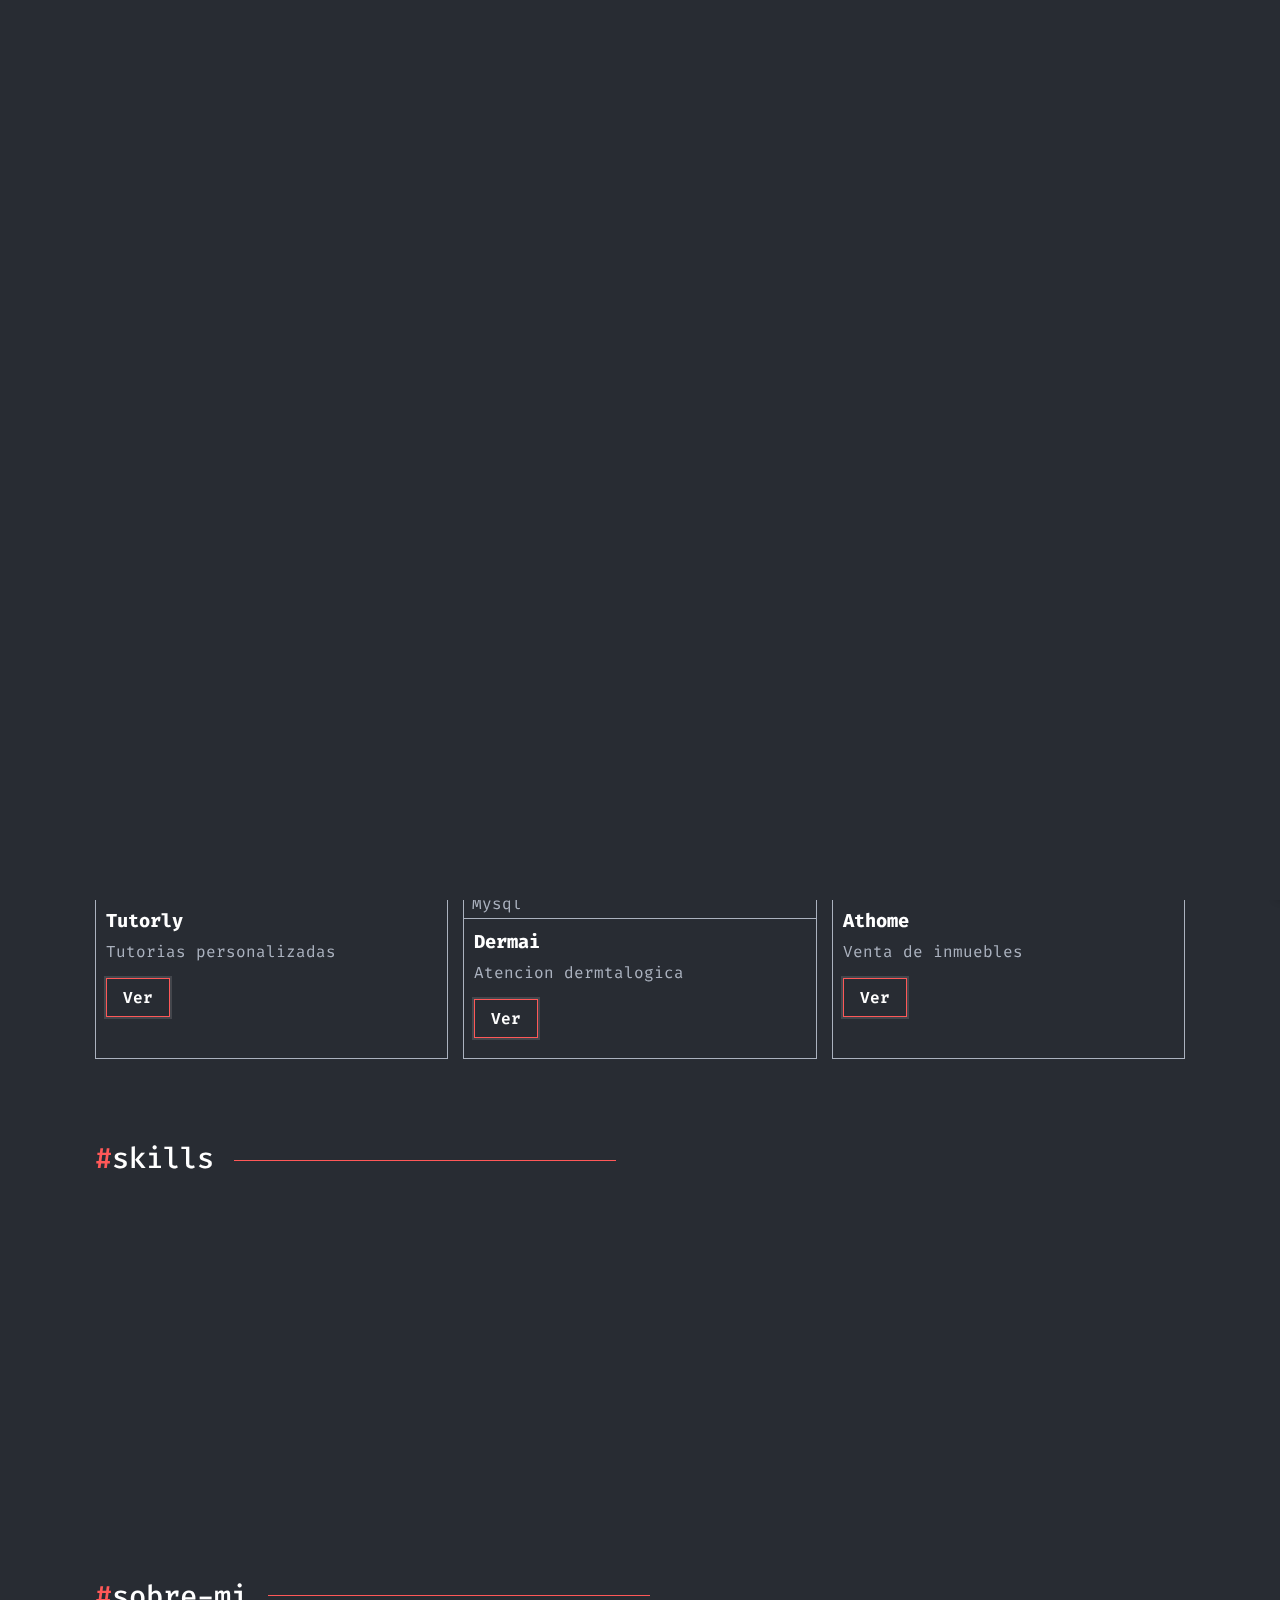
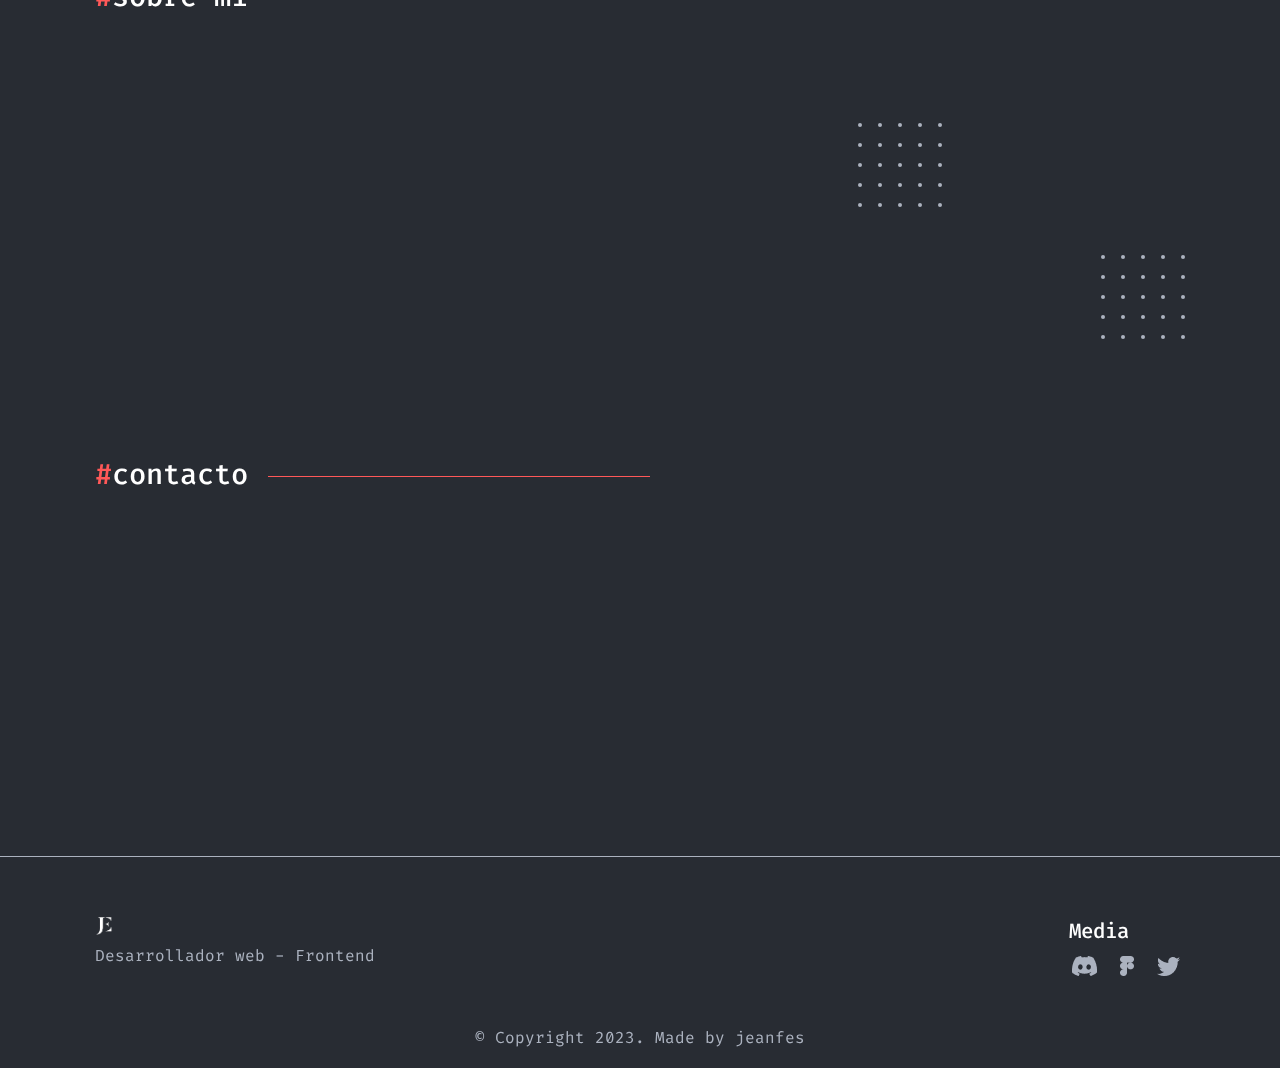
<file: index.html>
<!DOCTYPE html>
<html lang="es">

<head>
    <meta charset="UTF-8">
    <meta http-equiv="X-UA-Compatible" content="IE=edge">
    <meta name="viewport" content="width=device-width, initial-scale=1.0">
    <meta name="description" content="Portfolio de Jean Escobar - Desarrollador Frontend">
    <meta name="keywords"
        content="portafolio, portfolio, desarrollador web, programador web, fronted, desarrollador frontend, desarrollador web frontend, programador web frontend, programador frontend">
    <meta name="author" content="Jean Escobar">
    <meta name="robots" content="index, follow">
    <link rel="shortcut icon" href="./img/Logo_JE.png" type="image/x-icon">
    <link rel="preconnect" href="https://fonts.googleapis.com">
    <link rel="preconnect" href="https://fonts.gstatic.com" crossorigin>
    <link href="https://fonts.googleapis.com/css2?family=Fira+Code:wght@300;400;500;700&display=swap" rel="stylesheet">
    <link rel="stylesheet" href="https://unpkg.com/aos@next/dist/aos.css" />
    <link rel="stylesheet" href="styles/loading.css">
    <link rel="stylesheet" href="estilo.css">
    <title>Inicio</title>
</head>

<body>
    <section id="inicio" class="inicio">
        <div class="contenido">
            <header>
                <div class="logo">
                    <a href="index.html"><img src="./img/Logo_JE.png" alt="logo Jean Escobar"></a>
                </div>
                <nav id="nav">
                    <a href="index.html"><span>#</span>inicio</a>
                    <a href="pages/proyectos.html"><span>#</span>proyectos</a>
                    <a href="pages/sobre-mi.html"><span>#</span>sobre-mi</a>
                    <a href="pages/contacto.html"><span>#</span>contacto</a>
                </nav>
                <svg id="icon_menu" class="inactive" xmlns="http://www.w3.org/2000/svg" width="24" height="24"
                    viewBox="0 0 24 24" fill="none">
                    <rect y="5" width="24" height="2" fill="#D9D9D9" />
                    <rect x="9" y="12" width="15" height="2" fill="#D9D9D9" />
                </svg>
                <div id="menu_mobile">
                    <div class="header_menu-mobile">
                        <img src="./img/Logo_JE.png" alt="logo Jean Escobar">
                        <svg id="close_menu" xmlns="http://www.w3.org/2000/svg" width="25" height="25"
                            viewBox="0 0 24 24" fill="none">
                            <rect width="1" height="1" transform="matrix(1 0 0 -1 11 12)" fill="#D9D9D9" />
                            <rect x="3" y="19.9706" width="24" height="2" transform="rotate(-45 3 19.9706)"
                                fill="#D9D9D9" />
                            <rect x="4" y="3" width="24" height="2" transform="rotate(45 4 3)" fill="#D9D9D9" />
                        </svg>
                    </div>
                    <nav id="nav_mobile">
                        <a href="index.html"><span>#</span>inicio</a>
                        <a href="pages/proyectos.html"><span>#</span>proyectos</a>
                        <a href="pages/sobre-mi.html"><span>#</span>sobre-mi</a>
                        <a href="pages/contacto.html"><span>#</span>contacto</a>
                    </nav>
                    <div class="social_container_mobile">
                        <a href="https://github.com/jeanfes" target="_blank">
                            <svg xmlns="http://www.w3.org/2000/svg" width="50" height="51" viewBox="0 0 32 32"
                                fill="none">
                                <path class="cambiar-color" stroke="currentColor"
                                    d="M15.5 6C9.69875 6 5 10.5882 5 16.2529C5 20.7899 8.00562 24.6219 12.1794 25.9804C12.7044 26.0701 12.9012 25.7625 12.9012 25.4934C12.9012 25.2499 12.8881 24.4425 12.8881 23.5838C10.25 24.058 9.5675 22.9558 9.3575 22.3791C9.23938 22.0843 8.7275 21.1743 8.28125 20.9308C7.91375 20.7386 7.38875 20.2644 8.26813 20.2516C9.095 20.2388 9.68563 20.9949 9.8825 21.3025C10.8275 22.8533 12.3369 22.4175 12.9406 22.1484C13.0325 21.4819 13.3081 21.0334 13.61 20.777C11.2737 20.5207 8.8325 19.6364 8.8325 15.7147C8.8325 14.5997 9.23938 13.6769 9.90875 12.9592C9.80375 12.7029 9.43625 11.6519 10.0138 10.2422C10.0138 10.2422 10.8931 9.97301 12.9012 11.2931C13.7413 11.0624 14.6338 10.947 15.5263 10.947C16.4188 10.947 17.3113 11.0624 18.1513 11.2931C20.1594 9.9602 21.0387 10.2422 21.0387 10.2422C21.6163 11.6519 21.2488 12.7029 21.1438 12.9592C21.8131 13.6769 22.22 14.5868 22.22 15.7147C22.22 19.6492 19.7656 20.5207 17.4294 20.777C17.81 21.0975 18.1381 21.7126 18.1381 22.6738C18.1381 24.0452 18.125 25.1474 18.125 25.4934C18.125 25.7625 18.3219 26.0829 18.8469 25.9804C20.9314 25.2935 22.7428 23.9854 24.026 22.2403C25.3092 20.4953 25.9996 18.4012 26 16.2529C26 10.5882 21.3013 6 15.5 6Z"
                                    fill="#ABB2BF" />
                            </svg>
                        </a>
                        <a href="https://www.linkedin.com/in/jeanescobar7/" target="_blank">
                            <svg xmlns="http://www.w3.org/2000/svg" width="45" height="43" viewBox="0 0 32 32"
                                fill="none">
                                <path class="cambiar-color" stroke="currentColor"
                                    d="M4 5.719C4 4.7695 4.789 4 5.7625 4H26.2375C27.211 4 28 4.7695 28 5.719V26.281C28 27.2305 27.211 28 26.2375 28H5.7625C4.789 28 4 27.2305 4 26.281V5.719ZM11.4145 24.091V13.2535H7.813V24.091H11.4145ZM9.6145 11.773C10.87 11.773 11.6515 10.942 11.6515 9.901C11.629 8.8375 10.8715 8.029 9.6385 8.029C8.4055 8.029 7.6 8.839 7.6 9.901C7.6 10.942 8.3815 11.773 9.5905 11.773H9.6145ZM16.9765 24.091V18.0385C16.9765 17.7145 17.0005 17.3905 17.0965 17.1595C17.356 16.513 17.9485 15.8425 18.9445 15.8425C20.248 15.8425 20.7685 16.8355 20.7685 18.2935V24.091H24.37V17.875C24.37 14.545 22.594 12.997 20.224 12.997C18.313 12.997 17.4565 14.047 16.9765 14.7865V14.824H16.9525C16.9605 14.8115 16.9685 14.799 16.9765 14.7865V13.2535H13.3765C13.4215 14.2705 13.3765 24.091 13.3765 24.091H16.9765Z"
                                    fill="#ABB2BF" />
                            </svg>
                        </a>
                        <a href="cv_jeanescobar.pdf" download="cv_jeanescobar">
                            <svg xmlns="http://www.w3.org/2000/svg" width="50" height="53" viewBox="0 0 46 45"
                                fill="none">
                                <path class="cambiar-color" stroke="currentColor"
                                    d="M34.5847 24.3221L12.3153 36.627C10.4254 37.6702 8 36.407 8 34.304L8 9.69412C8 7.59441 10.4219 6.32792 12.3153 7.37444L34.5847 19.6794C35.0146 19.9131 35.372 20.2509 35.6205 20.6586C35.8691 21.0663 36 21.5293 36 22.0007C36 22.4721 35.8691 22.9352 35.6205 23.3428C35.372 23.7505 35.0146 24.0884 34.5847 24.3221Z"
                                    fill="#ABB2BF" />
                                <path
                                    d="M14.8474 25.1975C15.2174 25.1975 15.5624 25.135 15.8824 25.01C16.2024 24.88 16.5074 24.7125 16.7974 24.5075L17.5774 25.5875C17.2324 25.8825 16.8124 26.1225 16.3174 26.3075C15.8274 26.4875 15.3199 26.5775 14.7949 26.5775C13.9849 26.5775 13.2924 26.4075 12.7174 26.0675C12.1424 25.7225 11.7024 25.24 11.3974 24.62C11.0924 24 10.9399 23.2775 10.9399 22.4525C10.9399 21.6475 11.0924 20.93 11.3974 20.3C11.7074 19.665 12.1524 19.165 12.7324 18.8C13.3124 18.43 14.0099 18.245 14.8249 18.245C15.3649 18.245 15.8624 18.325 16.3174 18.485C16.7724 18.645 17.1899 18.8825 17.5699 19.1975L16.7974 20.255C16.4874 20.04 16.1699 19.8775 15.8449 19.7675C15.5249 19.6525 15.1949 19.595 14.8549 19.595C14.2299 19.595 13.7174 19.825 13.3174 20.285C12.9224 20.745 12.7249 21.4675 12.7249 22.4525C12.7249 23.1125 12.8149 23.645 12.9949 24.05C13.1799 24.45 13.4324 24.7425 13.7524 24.9275C14.0724 25.1075 14.4374 25.1975 14.8474 25.1975ZM26.9616 18.455L24.1716 26.375H22.2066L19.4166 18.455H21.2166L23.2266 24.98L25.2441 18.455H26.9616Z"
                                    fill="#282C33" />
                                <path
                                    d="M15.8824 25.01L15.9552 25.1963L15.9577 25.1953L15.8824 25.01ZM16.7974 24.5075L16.9596 24.3904L16.8436 24.2299L16.682 24.3442L16.7974 24.5075ZM17.5774 25.5875L17.7074 25.7395L17.8474 25.6198L17.7396 25.4704L17.5774 25.5875ZM16.3174 26.3075L16.3864 26.4952L16.3874 26.4948L16.3174 26.3075ZM12.7174 26.0675L12.6145 26.239L12.6156 26.2397L12.7174 26.0675ZM11.3974 24.62L11.5769 24.5317L11.5769 24.5317L11.3974 24.62ZM11.3974 20.3L11.2177 20.2123L11.2174 20.2129L11.3974 20.3ZM12.7324 18.8L12.8389 18.9693L12.84 18.9686L12.7324 18.8ZM16.3174 18.485L16.2511 18.6737L16.2511 18.6737L16.3174 18.485ZM17.5699 19.1975L17.7314 19.3155L17.8424 19.1636L17.6976 19.0435L17.5699 19.1975ZM16.7974 20.255L16.6834 20.4193L16.8438 20.5306L16.9589 20.373L16.7974 20.255ZM15.8449 19.7675L15.7773 19.9557L15.7808 19.9569L15.8449 19.7675ZM13.3174 20.285L13.1665 20.1538L13.1657 20.1547L13.3174 20.285ZM12.9949 24.05L12.8121 24.1312L12.8134 24.134L12.9949 24.05ZM13.7524 24.9275L13.6523 25.1007L13.6544 25.1018L13.7524 24.9275ZM14.8474 25.3975C15.2404 25.3975 15.6103 25.331 15.9552 25.1963L15.8096 24.8237C15.5146 24.939 15.1944 24.9975 14.8474 24.9975V25.3975ZM15.9577 25.1953C16.2923 25.0594 16.6107 24.8844 16.9129 24.6708L16.682 24.3442C16.4041 24.5406 16.1126 24.7006 15.8071 24.8247L15.9577 25.1953ZM16.6353 24.6246L17.4153 25.7046L17.7396 25.4704L16.9596 24.3904L16.6353 24.6246ZM17.4474 25.4355C17.1229 25.713 16.724 25.942 16.2474 26.1202L16.3874 26.4948C16.9008 26.303 17.342 26.052 17.7074 25.7395L17.4474 25.4355ZM16.2485 26.1198C15.7807 26.2916 15.2965 26.3775 14.7949 26.3775V26.7775C15.3433 26.7775 15.8742 26.6834 16.3864 26.4952L16.2485 26.1198ZM14.7949 26.3775C14.0131 26.3775 13.3574 26.2136 12.8192 25.8953L12.6156 26.2397C13.2274 26.6014 13.9567 26.7775 14.7949 26.7775V26.3775ZM12.8203 25.896C12.2794 25.5714 11.8654 25.1183 11.5769 24.5317L11.218 24.7083C11.5394 25.3617 12.0055 25.8736 12.6145 26.239L12.8203 25.896ZM11.5769 24.5317C11.2878 23.944 11.1399 23.2528 11.1399 22.4525H10.7399C10.7399 23.3022 10.8971 24.056 11.218 24.7083L11.5769 24.5317ZM11.1399 22.4525C11.1399 21.6732 11.2874 20.9862 11.5774 20.3871L11.2174 20.2129C10.8974 20.8738 10.7399 21.6218 10.7399 22.4525H11.1399ZM11.5771 20.3877C11.8713 19.7851 12.2915 19.3138 12.8389 18.9693L12.6259 18.6307C12.0134 19.0162 11.5435 19.5449 11.2177 20.2123L11.5771 20.3877ZM12.84 18.9686C13.3823 18.6226 14.0409 18.445 14.8249 18.445V18.045C13.9789 18.045 13.2425 18.2374 12.6249 18.6314L12.84 18.9686ZM14.8249 18.445C15.345 18.445 15.8198 18.522 16.2511 18.6737L16.3838 18.2963C15.9051 18.128 15.3848 18.045 14.8249 18.045V18.445ZM16.2511 18.6737C16.6832 18.8256 17.0801 19.0512 17.4423 19.3515L17.6976 19.0435C17.2998 18.7138 16.8616 18.4644 16.3838 18.2963L16.2511 18.6737ZM17.4084 19.0795L16.6359 20.137L16.9589 20.373L17.7314 19.3155L17.4084 19.0795ZM16.9114 20.0907C16.5875 19.866 16.2534 19.6946 15.909 19.5781L15.7808 19.9569C16.0864 20.0604 16.3873 20.2139 16.6834 20.4193L16.9114 20.0907ZM15.9126 19.5793C15.5709 19.4565 15.218 19.395 14.8549 19.395V19.795C15.1719 19.795 15.479 19.8485 15.7773 19.9557L15.9126 19.5793ZM14.8549 19.395C14.1737 19.395 13.6056 19.6488 13.1665 20.1538L13.4683 20.4162C13.8293 20.0012 14.2861 19.795 14.8549 19.795V19.395ZM13.1657 20.1547C12.7252 20.6677 12.5249 21.4476 12.5249 22.4525H12.9249C12.9249 21.4874 13.1196 20.8223 13.4692 20.4153L13.1657 20.1547ZM12.5249 22.4525C12.5249 23.128 12.6166 23.6913 12.8122 24.1312L13.1777 23.9688C13.0132 23.5987 12.9249 23.097 12.9249 22.4525H12.5249ZM12.8134 24.134C13.0123 24.564 13.2902 24.8913 13.6523 25.1006L13.8525 24.7544C13.5746 24.5937 13.3475 24.336 13.1764 23.966L12.8134 24.134ZM13.6544 25.1018C14.0077 25.3006 14.4072 25.3975 14.8474 25.3975V24.9975C14.4677 24.9975 14.1372 24.9144 13.8505 24.7532L13.6544 25.1018ZM26.9616 18.455L27.1502 18.5215L27.2441 18.255H26.9616V18.455ZM24.1716 26.375V26.575H24.3131L24.3602 26.4415L24.1716 26.375ZM22.2066 26.375L22.0179 26.4415L22.065 26.575H22.2066V26.375ZM19.4166 18.455V18.255H19.1341L19.2279 18.5215L19.4166 18.455ZM21.2166 18.455L21.4077 18.3961L21.3642 18.255H21.2166V18.455ZM23.2266 24.98L23.0354 25.0389L23.2262 25.6582L23.4176 25.0391L23.2266 24.98ZM25.2441 18.455V18.255H25.0966L25.053 18.3959L25.2441 18.455ZM26.7729 18.3885L23.9829 26.3085L24.3602 26.4415L27.1502 18.5215L26.7729 18.3885ZM24.1716 26.175H22.2066V26.575H24.1716V26.175ZM22.3952 26.3085L19.6052 18.3885L19.2279 18.5215L22.0179 26.4415L22.3952 26.3085ZM19.4166 18.655H21.2166V18.255H19.4166V18.655ZM21.0254 18.5139L23.0354 25.0389L23.4177 24.9211L21.4077 18.3961L21.0254 18.5139ZM23.4176 25.0391L25.4351 18.5141L25.053 18.3959L23.0355 24.9209L23.4176 25.0391ZM25.2441 18.655H26.9616V18.255H25.2441V18.655Z"
                                    fill="black" />
                            </svg>
                        </a>
                    </div>
                </div>
                <div class="social_container">
                    <span></span>
                    <a href="https://github.com/jeanfes" target="_blank">
                        <svg xmlns="http://www.w3.org/2000/svg" width="35" height="35" viewBox="0 0 32 32" fill="none">
                            <path class="cambiar-color" stroke="currentColor"
                                d="M15.5 6C9.69875 6 5 10.5882 5 16.2529C5 20.7899 8.00562 24.6219 12.1794 25.9804C12.7044 26.0701 12.9012 25.7625 12.9012 25.4934C12.9012 25.2499 12.8881 24.4425 12.8881 23.5838C10.25 24.058 9.5675 22.9558 9.3575 22.3791C9.23938 22.0843 8.7275 21.1743 8.28125 20.9308C7.91375 20.7386 7.38875 20.2644 8.26813 20.2516C9.095 20.2388 9.68563 20.9949 9.8825 21.3025C10.8275 22.8533 12.3369 22.4175 12.9406 22.1484C13.0325 21.4819 13.3081 21.0334 13.61 20.777C11.2737 20.5207 8.8325 19.6364 8.8325 15.7147C8.8325 14.5997 9.23938 13.6769 9.90875 12.9592C9.80375 12.7029 9.43625 11.6519 10.0138 10.2422C10.0138 10.2422 10.8931 9.97301 12.9012 11.2931C13.7413 11.0624 14.6338 10.947 15.5263 10.947C16.4188 10.947 17.3113 11.0624 18.1513 11.2931C20.1594 9.9602 21.0387 10.2422 21.0387 10.2422C21.6163 11.6519 21.2488 12.7029 21.1438 12.9592C21.8131 13.6769 22.22 14.5868 22.22 15.7147C22.22 19.6492 19.7656 20.5207 17.4294 20.777C17.81 21.0975 18.1381 21.7126 18.1381 22.6738C18.1381 24.0452 18.125 25.1474 18.125 25.4934C18.125 25.7625 18.3219 26.0829 18.8469 25.9804C20.9314 25.2935 22.7428 23.9854 24.026 22.2403C25.3092 20.4953 25.9996 18.4012 26 16.2529C26 10.5882 21.3013 6 15.5 6Z"
                                fill="#ABB2BF" />
                        </svg>
                    </a>
                    <a href="https://www.linkedin.com/in/jeanescobar7/" target="_blank">
                        <svg xmlns="http://www.w3.org/2000/svg" width="32" height="30" viewBox="0 0 32 32" fill="none">
                            <path class="cambiar-color" stroke="currentColor"
                                d="M4 5.719C4 4.7695 4.789 4 5.7625 4H26.2375C27.211 4 28 4.7695 28 5.719V26.281C28 27.2305 27.211 28 26.2375 28H5.7625C4.789 28 4 27.2305 4 26.281V5.719ZM11.4145 24.091V13.2535H7.813V24.091H11.4145ZM9.6145 11.773C10.87 11.773 11.6515 10.942 11.6515 9.901C11.629 8.8375 10.8715 8.029 9.6385 8.029C8.4055 8.029 7.6 8.839 7.6 9.901C7.6 10.942 8.3815 11.773 9.5905 11.773H9.6145ZM16.9765 24.091V18.0385C16.9765 17.7145 17.0005 17.3905 17.0965 17.1595C17.356 16.513 17.9485 15.8425 18.9445 15.8425C20.248 15.8425 20.7685 16.8355 20.7685 18.2935V24.091H24.37V17.875C24.37 14.545 22.594 12.997 20.224 12.997C18.313 12.997 17.4565 14.047 16.9765 14.7865V14.824H16.9525C16.9605 14.8115 16.9685 14.799 16.9765 14.7865V13.2535H13.3765C13.4215 14.2705 13.3765 24.091 13.3765 24.091H16.9765Z"
                                fill="#ABB2BF" />
                        </svg>
                    </a>
                    <a href="cv_jeanescobar.pdf" download="cv_jeanescobar">
                        <svg xmlns="http://www.w3.org/2000/svg" width="37" height="35" viewBox="0 0 46 45" fill="none">
                            <path class="cambiar-color" stroke="currentColor"
                                d="M34.5847 24.3221L12.3153 36.627C10.4254 37.6702 8 36.407 8 34.304L8 9.69412C8 7.59441 10.4219 6.32792 12.3153 7.37444L34.5847 19.6794C35.0146 19.9131 35.372 20.2509 35.6205 20.6586C35.8691 21.0663 36 21.5293 36 22.0007C36 22.4721 35.8691 22.9352 35.6205 23.3428C35.372 23.7505 35.0146 24.0884 34.5847 24.3221Z"
                                fill="#ABB2BF" />
                            <path
                                d="M14.8474 25.1975C15.2174 25.1975 15.5624 25.135 15.8824 25.01C16.2024 24.88 16.5074 24.7125 16.7974 24.5075L17.5774 25.5875C17.2324 25.8825 16.8124 26.1225 16.3174 26.3075C15.8274 26.4875 15.3199 26.5775 14.7949 26.5775C13.9849 26.5775 13.2924 26.4075 12.7174 26.0675C12.1424 25.7225 11.7024 25.24 11.3974 24.62C11.0924 24 10.9399 23.2775 10.9399 22.4525C10.9399 21.6475 11.0924 20.93 11.3974 20.3C11.7074 19.665 12.1524 19.165 12.7324 18.8C13.3124 18.43 14.0099 18.245 14.8249 18.245C15.3649 18.245 15.8624 18.325 16.3174 18.485C16.7724 18.645 17.1899 18.8825 17.5699 19.1975L16.7974 20.255C16.4874 20.04 16.1699 19.8775 15.8449 19.7675C15.5249 19.6525 15.1949 19.595 14.8549 19.595C14.2299 19.595 13.7174 19.825 13.3174 20.285C12.9224 20.745 12.7249 21.4675 12.7249 22.4525C12.7249 23.1125 12.8149 23.645 12.9949 24.05C13.1799 24.45 13.4324 24.7425 13.7524 24.9275C14.0724 25.1075 14.4374 25.1975 14.8474 25.1975ZM26.9616 18.455L24.1716 26.375H22.2066L19.4166 18.455H21.2166L23.2266 24.98L25.2441 18.455H26.9616Z"
                                fill="#282C33" />
                            <path
                                d="M15.8824 25.01L15.9552 25.1963L15.9577 25.1953L15.8824 25.01ZM16.7974 24.5075L16.9596 24.3904L16.8436 24.2299L16.682 24.3442L16.7974 24.5075ZM17.5774 25.5875L17.7074 25.7395L17.8474 25.6198L17.7396 25.4704L17.5774 25.5875ZM16.3174 26.3075L16.3864 26.4952L16.3874 26.4948L16.3174 26.3075ZM12.7174 26.0675L12.6145 26.239L12.6156 26.2397L12.7174 26.0675ZM11.3974 24.62L11.5769 24.5317L11.5769 24.5317L11.3974 24.62ZM11.3974 20.3L11.2177 20.2123L11.2174 20.2129L11.3974 20.3ZM12.7324 18.8L12.8389 18.9693L12.84 18.9686L12.7324 18.8ZM16.3174 18.485L16.2511 18.6737L16.2511 18.6737L16.3174 18.485ZM17.5699 19.1975L17.7314 19.3155L17.8424 19.1636L17.6976 19.0435L17.5699 19.1975ZM16.7974 20.255L16.6834 20.4193L16.8438 20.5306L16.9589 20.373L16.7974 20.255ZM15.8449 19.7675L15.7773 19.9557L15.7808 19.9569L15.8449 19.7675ZM13.3174 20.285L13.1665 20.1538L13.1657 20.1547L13.3174 20.285ZM12.9949 24.05L12.8121 24.1312L12.8134 24.134L12.9949 24.05ZM13.7524 24.9275L13.6523 25.1007L13.6544 25.1018L13.7524 24.9275ZM14.8474 25.3975C15.2404 25.3975 15.6103 25.331 15.9552 25.1963L15.8096 24.8237C15.5146 24.939 15.1944 24.9975 14.8474 24.9975V25.3975ZM15.9577 25.1953C16.2923 25.0594 16.6107 24.8844 16.9129 24.6708L16.682 24.3442C16.4041 24.5406 16.1126 24.7006 15.8071 24.8247L15.9577 25.1953ZM16.6353 24.6246L17.4153 25.7046L17.7396 25.4704L16.9596 24.3904L16.6353 24.6246ZM17.4474 25.4355C17.1229 25.713 16.724 25.942 16.2474 26.1202L16.3874 26.4948C16.9008 26.303 17.342 26.052 17.7074 25.7395L17.4474 25.4355ZM16.2485 26.1198C15.7807 26.2916 15.2965 26.3775 14.7949 26.3775V26.7775C15.3433 26.7775 15.8742 26.6834 16.3864 26.4952L16.2485 26.1198ZM14.7949 26.3775C14.0131 26.3775 13.3574 26.2136 12.8192 25.8953L12.6156 26.2397C13.2274 26.6014 13.9567 26.7775 14.7949 26.7775V26.3775ZM12.8203 25.896C12.2794 25.5714 11.8654 25.1183 11.5769 24.5317L11.218 24.7083C11.5394 25.3617 12.0055 25.8736 12.6145 26.239L12.8203 25.896ZM11.5769 24.5317C11.2878 23.944 11.1399 23.2528 11.1399 22.4525H10.7399C10.7399 23.3022 10.8971 24.056 11.218 24.7083L11.5769 24.5317ZM11.1399 22.4525C11.1399 21.6732 11.2874 20.9862 11.5774 20.3871L11.2174 20.2129C10.8974 20.8738 10.7399 21.6218 10.7399 22.4525H11.1399ZM11.5771 20.3877C11.8713 19.7851 12.2915 19.3138 12.8389 18.9693L12.6259 18.6307C12.0134 19.0162 11.5435 19.5449 11.2177 20.2123L11.5771 20.3877ZM12.84 18.9686C13.3823 18.6226 14.0409 18.445 14.8249 18.445V18.045C13.9789 18.045 13.2425 18.2374 12.6249 18.6314L12.84 18.9686ZM14.8249 18.445C15.345 18.445 15.8198 18.522 16.2511 18.6737L16.3838 18.2963C15.9051 18.128 15.3848 18.045 14.8249 18.045V18.445ZM16.2511 18.6737C16.6832 18.8256 17.0801 19.0512 17.4423 19.3515L17.6976 19.0435C17.2998 18.7138 16.8616 18.4644 16.3838 18.2963L16.2511 18.6737ZM17.4084 19.0795L16.6359 20.137L16.9589 20.373L17.7314 19.3155L17.4084 19.0795ZM16.9114 20.0907C16.5875 19.866 16.2534 19.6946 15.909 19.5781L15.7808 19.9569C16.0864 20.0604 16.3873 20.2139 16.6834 20.4193L16.9114 20.0907ZM15.9126 19.5793C15.5709 19.4565 15.218 19.395 14.8549 19.395V19.795C15.1719 19.795 15.479 19.8485 15.7773 19.9557L15.9126 19.5793ZM14.8549 19.395C14.1737 19.395 13.6056 19.6488 13.1665 20.1538L13.4683 20.4162C13.8293 20.0012 14.2861 19.795 14.8549 19.795V19.395ZM13.1657 20.1547C12.7252 20.6677 12.5249 21.4476 12.5249 22.4525H12.9249C12.9249 21.4874 13.1196 20.8223 13.4692 20.4153L13.1657 20.1547ZM12.5249 22.4525C12.5249 23.128 12.6166 23.6913 12.8122 24.1312L13.1777 23.9688C13.0132 23.5987 12.9249 23.097 12.9249 22.4525H12.5249ZM12.8134 24.134C13.0123 24.564 13.2902 24.8913 13.6523 25.1006L13.8525 24.7544C13.5746 24.5937 13.3475 24.336 13.1764 23.966L12.8134 24.134ZM13.6544 25.1018C14.0077 25.3006 14.4072 25.3975 14.8474 25.3975V24.9975C14.4677 24.9975 14.1372 24.9144 13.8505 24.7532L13.6544 25.1018ZM26.9616 18.455L27.1502 18.5215L27.2441 18.255H26.9616V18.455ZM24.1716 26.375V26.575H24.3131L24.3602 26.4415L24.1716 26.375ZM22.2066 26.375L22.0179 26.4415L22.065 26.575H22.2066V26.375ZM19.4166 18.455V18.255H19.1341L19.2279 18.5215L19.4166 18.455ZM21.2166 18.455L21.4077 18.3961L21.3642 18.255H21.2166V18.455ZM23.2266 24.98L23.0354 25.0389L23.2262 25.6582L23.4176 25.0391L23.2266 24.98ZM25.2441 18.455V18.255H25.0966L25.053 18.3959L25.2441 18.455ZM26.7729 18.3885L23.9829 26.3085L24.3602 26.4415L27.1502 18.5215L26.7729 18.3885ZM24.1716 26.175H22.2066V26.575H24.1716V26.175ZM22.3952 26.3085L19.6052 18.3885L19.2279 18.5215L22.0179 26.4415L22.3952 26.3085ZM19.4166 18.655H21.2166V18.255H19.4166V18.655ZM21.0254 18.5139L23.0354 25.0389L23.4177 24.9211L21.4077 18.3961L21.0254 18.5139ZM23.4176 25.0391L25.4351 18.5141L25.053 18.3959L23.0355 24.9209L23.4176 25.0391ZM25.2441 18.655H26.9616V18.255H25.2441V18.655Z"
                                fill="black" />
                        </svg>
                    </a>
                </div>
            </header>
            <div class="fila">
                <div data-aos="zoom-in" data-aos-anchor-placement="top-bottom" data-aos-duration="800" class="col">
                    <h2>Hola, soy Jean Escobar</h2>
                    <span>Desarrollador frontend</span>
                    <p>Apasionado por crear aplicaciones web dinámicas y atractivas. Bienvenido a mi portafolio
                        web!</p>
                </div>
                <div class="col">
                    <div data-aos="zoom-out" data-aos-anchor-placement="top-bottom" data-aos-duration="800"
                        class="contenedor-img">
                        <img src="img/Image.png" alt="">
                    </div>
                    <svg data-aos="zoom-in" data-aos-anchor-placement="top-bottom" data-aos-duration="1200"
                        id="geometry" xmlns="http://www.w3.org/2000/svg" width="180" height="180" viewBox="0 0 53 53"
                        fill="none">
                        <mask id="path-1-inside-1_64_1296" fill="white">
                            <path fill-rule="evenodd" clip-rule="evenodd"
                                d="M0 14H13H26V27H13V40H26V53H13H0V40V27V14Z" />
                        </mask>
                        <path
                            d="M0 14V13H-1V14H0ZM26 14H27V13H26V14ZM26 27V28H27V27H26ZM13 27V26H12V27H13ZM13 40H12V41H13V40ZM26 40H27V39H26V40ZM26 53V54H27V53H26ZM0 53H-1V54H0V53ZM13 13H0V15H13V13ZM26 13H13V15H26V13ZM27 27V14H25V27H27ZM13 28H26V26H13V28ZM14 40V27H12V40H14ZM13 41H26V39H13V41ZM25 40V53H27V40H25ZM26 52H13V54H26V52ZM0 54H13V52H0V54ZM-1 40V53H1V40H-1ZM-1 27V40H1V27H-1ZM-1 14V27H1V14H-1Z"
                            fill="#FF5858" mask="url(#path-1-inside-1_64_1296)" />
                        <mask id="path-3-outside-2_64_1296" maskUnits="userSpaceOnUse" x="25" y="0" width="28"
                            height="41" fill="black">
                            <rect fill="white" x="25" width="28" height="41" />
                            <path fill-rule="evenodd" clip-rule="evenodd"
                                d="M26 1H39H52V14V27V40H39H26V27H39V14H26V1Z" />
                        </mask>
                        <path
                            d="M26 1V0H25V1H26ZM52 1H53V0H52V1ZM52 40V41H53V40H52ZM26 40H25V41H26V40ZM26 27V26H25V27H26ZM39 27V28H40V27H39ZM39 14H40V13H39V14ZM26 14H25V15H26V14ZM39 0H26V2H39V0ZM52 0H39V2H52V0ZM53 14V1H51V14H53ZM53 27V14H51V27H53ZM53 40V27H51V40H53ZM39 41H52V39H39V41ZM39 39H26V41H39V39ZM27 40V27H25V40H27ZM26 28H39V26H26V28ZM38 14V27H40V14H38ZM26 15H39V13H26V15ZM25 1V14H27V1H25Z"
                            fill="#FF5858" mask="url(#path-3-outside-2_64_1296)" />
                    </svg>
                    <svg data-aos="zoom-out" data-aos-anchor-placement="top-bottom" data-aos-duration="1200" id="dots"
                        width="84" height="84" viewBox="0 0 84 84" fill="none" xmlns="http://www.w3.org/2000/svg">
                        <circle cx="2" cy="2" r="2" fill="#ABB2BF" />
                        <circle cx="22" cy="2" r="2" fill="#ABB2BF" />
                        <circle cx="42" cy="2" r="2" fill="#ABB2BF" />
                        <circle cx="62" cy="2" r="2" fill="#ABB2BF" />
                        <circle cx="82" cy="2" r="2" fill="#ABB2BF" />
                        <circle cx="2" cy="22" r="2" fill="#ABB2BF" />
                        <circle cx="22" cy="22" r="2" fill="#ABB2BF" />
                        <circle cx="42" cy="22" r="2" fill="#ABB2BF" />
                        <circle cx="62" cy="22" r="2" fill="#ABB2BF" />
                        <circle cx="82" cy="22" r="2" fill="#ABB2BF" />
                        <circle cx="2" cy="42" r="2" fill="#ABB2BF" />
                        <circle cx="22" cy="42" r="2" fill="#ABB2BF" />
                        <circle cx="42" cy="42" r="2" fill="#ABB2BF" />
                        <circle cx="62" cy="42" r="2" fill="#ABB2BF" />
                        <circle cx="82" cy="42" r="2" fill="#ABB2BF" />
                        <circle cx="2" cy="62" r="2" fill="#ABB2BF" />
                        <circle cx="22" cy="62" r="2" fill="#ABB2BF" />
                        <circle cx="42" cy="62" r="2" fill="#ABB2BF" />
                        <circle cx="62" cy="62" r="2" fill="#ABB2BF" />
                        <circle cx="82" cy="62" r="2" fill="#ABB2BF" />
                        <circle cx="2" cy="82" r="2" fill="#ABB2BF" />
                        <circle cx="22" cy="82" r="2" fill="#ABB2BF" />
                        <circle cx="42" cy="82" r="2" fill="#ABB2BF" />
                        <circle cx="62" cy="82" r="2" fill="#ABB2BF" />
                        <circle cx="82" cy="82" r="2" fill="#ABB2BF" />
                    </svg>
                </div>
            </div>
        </div>
    </section>
    </section>
    <section class="proyectos" id="proyectos">
        <div class="titulo_proyectos">
            <div>
                <span>#</span>
                <p>proyectos</p>
                <b></b>
            </div>
            <div>
                <a href="pages/proyectos.html"><img id="img_viewall" src="./img/View all ~~_.png" alt=""></a>
            </div>
        </div>
        <div class="galeria">
            <div data-aos="fade-up" data-aos-duration="500" data-aos-anchor-placement="top-bottom"
                class="contenedor_proyecto">
                <img src="./img/tutorly.png" alt="fondo de tutorly">
                <p>React Html Css JavaScript</p>
                <div class="nombre_proyecto">
                    <h3>Tutorly</h3>
                    <p>Tutorias personalizadas</p>
                    <a class="animated-button" href="https://tutorly-jeanfes.vercel.app/" target="_blank">
                        <span>Ver</span>
                        <span></span>
                    </a>
                </div>
            </div>
            <div data-aos="fade-up" data-aos-duration="1200" data-aos-anchor-placement="top-bottom"
                class="contenedor_proyecto">
                <img src="./img/dermai.png" alt="fondo de dermai">
                <p>React Html Css JavaScript Node Mysql</p>
                <div class="nombre_proyecto">
                    <h3>Dermai</h3>
                    <p>Atencion dermtalogica</p>
                    <a class="animated-button" href="https://derm-ai-jeanfes.vercel.app/" target="_blank">
                        <span>Ver</span>
                        <span></span>
                    </a>
                </div>
            </div>
            <div data-aos="fade-up" data-aos-duration="2000" data-aos-anchor-placement="top-bottom"
                class="contenedor_proyecto">
                <img src="./img/athome.png" alt="fondo de athome">
                <p>React Html Css JavaScript</p>
                <div class="nombre_proyecto">
                    <h3>Athome</h3>
                    <p>Venta de inmuebles</p>
                    <a class="animated-button" href="https://jeanfes-athome.vercel.app/" target="_blank">
                        <span>Ver</span>
                        <span></span>
                    </a>
                </div>
            </div>
        </div>
    </section>
    <section class="skills">
        <div>
            <span>#</span>
            <p>skills</p>
            <b></b>
        </div>
        <div>
            <div data-aos="fade-left" data-aos-anchor-placement="top-bottom" data-aos-duration="500"
                class="contenedor_figuras">
                <svg id="dots-2" width="84" height="84" viewBox="0 0 84 84" fill="none"
                    xmlns="http://www.w3.org/2000/svg">
                    <circle cx="2" cy="2" r="2" fill="#ABB2BF" />
                    <circle cx="22" cy="2" r="2" fill="#ABB2BF" />
                    <circle cx="42" cy="2" r="2" fill="#ABB2BF" />
                    <circle cx="62" cy="2" r="2" fill="#ABB2BF" />
                    <circle cx="82" cy="2" r="2" fill="#ABB2BF" />
                    <circle cx="2" cy="22" r="2" fill="#ABB2BF" />
                    <circle cx="22" cy="22" r="2" fill="#ABB2BF" />
                    <circle cx="42" cy="22" r="2" fill="#ABB2BF" />
                    <circle cx="62" cy="22" r="2" fill="#ABB2BF" />
                    <circle cx="82" cy="22" r="2" fill="#ABB2BF" />
                    <circle cx="2" cy="42" r="2" fill="#ABB2BF" />
                    <circle cx="22" cy="42" r="2" fill="#ABB2BF" />
                    <circle cx="42" cy="42" r="2" fill="#ABB2BF" />
                    <circle cx="62" cy="42" r="2" fill="#ABB2BF" />
                    <circle cx="82" cy="42" r="2" fill="#ABB2BF" />
                    <circle cx="2" cy="62" r="2" fill="#ABB2BF" />
                    <circle cx="22" cy="62" r="2" fill="#ABB2BF" />
                    <circle cx="42" cy="62" r="2" fill="#ABB2BF" />
                    <circle cx="62" cy="62" r="2" fill="#ABB2BF" />
                    <circle cx="82" cy="62" r="2" fill="#ABB2BF" />
                    <circle cx="2" cy="82" r="2" fill="#ABB2BF" />
                    <circle cx="22" cy="82" r="2" fill="#ABB2BF" />
                    <circle cx="42" cy="82" r="2" fill="#ABB2BF" />
                    <circle cx="62" cy="82" r="2" fill="#ABB2BF" />
                    <circle cx="82" cy="82" r="2" fill="#ABB2BF" />
                </svg>
                <svg id="geometry-2" xmlns="http://www.w3.org/2000/svg" width="180" height="180" viewBox="0 0 53 53"
                    fill="none">
                    <mask id="path-1-inside-1_64_1296" fill="white">
                        <path fill-rule="evenodd" clip-rule="evenodd" d="M0 14H13H26V27H13V40H26V53H13H0V40V27V14Z" />
                    </mask>
                    <path
                        d="M0 14V13H-1V14H0ZM26 14H27V13H26V14ZM26 27V28H27V27H26ZM13 27V26H12V27H13ZM13 40H12V41H13V40ZM26 40H27V39H26V40ZM26 53V54H27V53H26ZM0 53H-1V54H0V53ZM13 13H0V15H13V13ZM26 13H13V15H26V13ZM27 27V14H25V27H27ZM13 28H26V26H13V28ZM14 40V27H12V40H14ZM13 41H26V39H13V41ZM25 40V53H27V40H25ZM26 52H13V54H26V52ZM0 54H13V52H0V54ZM-1 40V53H1V40H-1ZM-1 27V40H1V27H-1ZM-1 14V27H1V14H-1Z"
                        fill="#FF5858" mask="url(#path-1-inside-1_64_1296)" />
                    <mask id="path-3-outside-2_64_1296" maskUnits="userSpaceOnUse" x="25" y="0" width="28" height="41"
                        fill="black">
                        <rect fill="white" x="25" width="28" height="41" />
                        <path fill-rule="evenodd" clip-rule="evenodd" d="M26 1H39H52V14V27V40H39H26V27H39V14H26V1Z" />
                    </mask>
                    <path
                        d="M26 1V0H25V1H26ZM52 1H53V0H52V1ZM52 40V41H53V40H52ZM26 40H25V41H26V40ZM26 27V26H25V27H26ZM39 27V28H40V27H39ZM39 14H40V13H39V14ZM26 14H25V15H26V14ZM39 0H26V2H39V0ZM52 0H39V2H52V0ZM53 14V1H51V14H53ZM53 27V14H51V27H53ZM53 40V27H51V40H53ZM39 41H52V39H39V41ZM39 39H26V41H39V39ZM27 40V27H25V40H27ZM26 28H39V26H26V28ZM38 14V27H40V14H38ZM26 15H39V13H26V15ZM25 1V14H27V1H25Z"
                        fill="#FF5858" mask="url(#path-3-outside-2_64_1296)" />
                </svg>
                <svg id="dots-2" width="84" height="84" viewBox="0 0 84 84" fill="none"
                    xmlns="http://www.w3.org/2000/svg">
                    <circle cx="2" cy="2" r="2" fill="#ABB2BF" />
                    <circle cx="22" cy="2" r="2" fill="#ABB2BF" />
                    <circle cx="42" cy="2" r="2" fill="#ABB2BF" />
                    <circle cx="62" cy="2" r="2" fill="#ABB2BF" />
                    <circle cx="82" cy="2" r="2" fill="#ABB2BF" />
                    <circle cx="2" cy="22" r="2" fill="#ABB2BF" />
                    <circle cx="22" cy="22" r="2" fill="#ABB2BF" />
                    <circle cx="42" cy="22" r="2" fill="#ABB2BF" />
                    <circle cx="62" cy="22" r="2" fill="#ABB2BF" />
                    <circle cx="82" cy="22" r="2" fill="#ABB2BF" />
                    <circle cx="2" cy="42" r="2" fill="#ABB2BF" />
                    <circle cx="22" cy="42" r="2" fill="#ABB2BF" />
                    <circle cx="42" cy="42" r="2" fill="#ABB2BF" />
                    <circle cx="62" cy="42" r="2" fill="#ABB2BF" />
                    <circle cx="82" cy="42" r="2" fill="#ABB2BF" />
                    <circle cx="2" cy="62" r="2" fill="#ABB2BF" />
                    <circle cx="22" cy="62" r="2" fill="#ABB2BF" />
                    <circle cx="42" cy="62" r="2" fill="#ABB2BF" />
                    <circle cx="62" cy="62" r="2" fill="#ABB2BF" />
                    <circle cx="82" cy="62" r="2" fill="#ABB2BF" />
                    <circle cx="2" cy="82" r="2" fill="#ABB2BF" />
                    <circle cx="22" cy="82" r="2" fill="#ABB2BF" />
                    <circle cx="42" cy="82" r="2" fill="#ABB2BF" />
                    <circle cx="62" cy="82" r="2" fill="#ABB2BF" />
                    <circle cx="82" cy="82" r="2" fill="#ABB2BF" />
                </svg>
            </div>
            <div data-aos="fade-right" data-aos-anchor-placement="top-bottom" data-aos-duration="500"
                class="skills_container">
                <article>
                    <p>Lenguajes</p>
                    <p>JavaScript Java Python</p>
                </article>
                <article>
                    <p>Bases de datos</p>
                    <p>Mysql Oracle Database</p>
                </article>
                <article>
                    <p>Herramientas</p>
                    <p>VsCode Figma Git Github</p>
                </article>
                <article>
                    <p>Otros</p>
                    <p>Html Css Node Vite</p>
                </article>
                <article>
                    <p>Frameworks</p>
                    <p>Next React Angular</p>
                </article>
            </div>
        </div>
    </section>
    <section class="sobre-mi">
        <div id="title-sobre-mi">
            <span>#</span>
            <p>sobre-mi</p>
            <b></b>
        </div>
        <div>
            <div id="text-sobre-mi_container" data-aos="zoom-in" data-aos-anchor-placement="top-bottom"
                data-aos-duration="800">
                <p id="text-sobre-mi">¡Hola!
                    <br><br>
                    Soy un desarrollador front-end autodidacta de Barranquilla, Colombia. Puedo desarrollar sitios web
                    responsivos desde cero y convertirlos en experiencias web modernas y fáciles de usar.
                </p>
                <a href="pages/sobre-mi.html"><button id="btn">Leer mas!</button></a>
            </div>
            <div id="container_img2">
                <svg data-aos="zoom-out" data-aos-anchor-placement="top-bottom" data-aos-duration="1200" id="dots-3"
                    width="84" height="84" viewBox="0 0 84 84" fill="none" xmlns="http://www.w3.org/2000/svg">
                    <circle cx="2" cy="2" r="2" fill="#ABB2BF" />
                    <circle cx="22" cy="2" r="2" fill="#ABB2BF" />
                    <circle cx="42" cy="2" r="2" fill="#ABB2BF" />
                    <circle cx="62" cy="2" r="2" fill="#ABB2BF" />
                    <circle cx="82" cy="2" r="2" fill="#ABB2BF" />
                    <circle cx="2" cy="22" r="2" fill="#ABB2BF" />
                    <circle cx="22" cy="22" r="2" fill="#ABB2BF" />
                    <circle cx="42" cy="22" r="2" fill="#ABB2BF" />
                    <circle cx="62" cy="22" r="2" fill="#ABB2BF" />
                    <circle cx="82" cy="22" r="2" fill="#ABB2BF" />
                    <circle cx="2" cy="42" r="2" fill="#ABB2BF" />
                    <circle cx="22" cy="42" r="2" fill="#ABB2BF" />
                    <circle cx="42" cy="42" r="2" fill="#ABB2BF" />
                    <circle cx="62" cy="42" r="2" fill="#ABB2BF" />
                    <circle cx="82" cy="42" r="2" fill="#ABB2BF" />
                    <circle cx="2" cy="62" r="2" fill="#ABB2BF" />
                    <circle cx="22" cy="62" r="2" fill="#ABB2BF" />
                    <circle cx="42" cy="62" r="2" fill="#ABB2BF" />
                    <circle cx="62" cy="62" r="2" fill="#ABB2BF" />
                    <circle cx="82" cy="62" r="2" fill="#ABB2BF" />
                    <circle cx="2" cy="82" r="2" fill="#ABB2BF" />
                    <circle cx="22" cy="82" r="2" fill="#ABB2BF" />
                    <circle cx="42" cy="82" r="2" fill="#ABB2BF" />
                    <circle cx="62" cy="82" r="2" fill="#ABB2BF" />
                    <circle cx="82" cy="82" r="2" fill="#ABB2BF" />
                </svg>
                <div data-aos="zoom-in" data-aos-anchor-placement="top-bottom" data-aos-duration="800"
                    class="contenedor-img2">
                    <img src="img/imagen2.png" alt="">
                </div>
                <svg data-aos="zoom-out" data-aos-anchor-placement="top-bottom" data-aos-duration="1200" id="dots-4"
                    width="84" height="84" viewBox="0 0 84 84" fill="none" xmlns="http://www.w3.org/2000/svg">
                    <circle cx="2" cy="2" r="2" fill="#ABB2BF" />
                    <circle cx="22" cy="2" r="2" fill="#ABB2BF" />
                    <circle cx="42" cy="2" r="2" fill="#ABB2BF" />
                    <circle cx="62" cy="2" r="2" fill="#ABB2BF" />
                    <circle cx="82" cy="2" r="2" fill="#ABB2BF" />
                    <circle cx="2" cy="22" r="2" fill="#ABB2BF" />
                    <circle cx="22" cy="22" r="2" fill="#ABB2BF" />
                    <circle cx="42" cy="22" r="2" fill="#ABB2BF" />
                    <circle cx="62" cy="22" r="2" fill="#ABB2BF" />
                    <circle cx="82" cy="22" r="2" fill="#ABB2BF" />
                    <circle cx="2" cy="42" r="2" fill="#ABB2BF" />
                    <circle cx="22" cy="42" r="2" fill="#ABB2BF" />
                    <circle cx="42" cy="42" r="2" fill="#ABB2BF" />
                    <circle cx="62" cy="42" r="2" fill="#ABB2BF" />
                    <circle cx="82" cy="42" r="2" fill="#ABB2BF" />
                    <circle cx="2" cy="62" r="2" fill="#ABB2BF" />
                    <circle cx="22" cy="62" r="2" fill="#ABB2BF" />
                    <circle cx="42" cy="62" r="2" fill="#ABB2BF" />
                    <circle cx="62" cy="62" r="2" fill="#ABB2BF" />
                    <circle cx="82" cy="62" r="2" fill="#ABB2BF" />
                    <circle cx="2" cy="82" r="2" fill="#ABB2BF" />
                    <circle cx="22" cy="82" r="2" fill="#ABB2BF" />
                    <circle cx="42" cy="82" r="2" fill="#ABB2BF" />
                    <circle cx="62" cy="82" r="2" fill="#ABB2BF" />
                    <circle cx="82" cy="82" r="2" fill="#ABB2BF" />
                </svg>
            </div>
        </div>
    </section>
    <section class="contact">
        <div>
            <span>#</span>
            <p>contacto</p>
            <b></b>
        </div>
        <div id="text_contact">
            <p data-aos="fade-right" data-aos-anchor-placement="top-bottom" data-aos-duration="500">
                Busco oportunidades laborales en equipos colaborativos. ¡Contáctame para discutir cómo puedo
                contribuir a tu proyecto! Si tiene alguna solicitud, no dude en ponerse en contacto conmigo.
            </p>
            <div data-aos="fade-left" data-aos-anchor-placement="top" data-aos-duration="500" id="email_container">
                <p>Escribeme aqui</p>
                <article>
                    <img src="./img/Email.png" alt="">
                    <p>jeanescobar10@hotmail.com</p>
                </article>
                <article>
                    <img src="./img/Telegram.png" alt="">
                    <p>+57-3043105872</p>
                </article>
            </div>
        </div>
    </section>
    <footer>
        <section>
            <div>
                <article class="logo_footer_container">
                    <img src="./img/Logo_JE.png" alt="">
                </article>
                <p>Desarrollador web - Frontend</p>
            </div>
            <div class="media_container">
                <h5>Media</h5>
                <a href="https://discord.gg/cxKRNrsx" target="_blank"><img src="./img/Discord.png" alt=""></a>
                <a href="https://www.figma.com/files/user/1075955596408129265?fuid=1075955596408129265"
                    target="_blank"><img src="./img/Figma.png" alt=""></a>
                <a href="https://twitter.com/JEANFES10" target="_blank"><img src="./img/Twitter.png" alt=""></a>
            </div>
        </section>
        <p>© Copyright 2023. Made by jeanfes</p>
    </footer>
    <div id="loading">
        <svg id="loading_svg" width="234px" height="340px" viewBox="-2 -2 236 342" version="1.1">

            <g id="Group" stroke="rgb(180,20,20)" stroke-width="2" fill="none"><!--CHANGE LINE COLOUR-->

                <path class="path"
                    d="M5.63276137,182.54231 C6.80194953,193.172437 6.3213287,203.463688 8.78389181,213.305988 C10.8893725,221.721111 17.2164459,227.370951 20.3046414,235.047931 C22.6954227,240.991202 26.777593,245.814282 29.6168696,251.304822 C35.2175982,262.135407 56.0371828,337.714307 56.0371828,337.714307 L132.704815,337.714307 C132.704815,337.714307 160.705733,315.283257 173.036553,307.661609 C182.772217,301.64402 198.272915,283.720624 198.272915,283.720624 C198.272915,283.720624 206.932701,245.86977 214.495314,229.699603 C217.836426,222.555731 220.443269,212.466228 222.464701,200.907166 C222.48683,200.780625 223.103167,200.325007 223.266634,200.163245 C223.681908,199.7523 223.934824,199.476798 224.4066,198.785907 C225.002278,197.913567 225.542985,196.991182 225.943324,196.093396 C226.210144,195.495036 226.511624,194.766691 226.738562,194.309912 C227.147039,193.487729 227.618919,191.858807 227.823369,191.187781 C228.253181,189.777088 228.495384,189.025237 228.650347,188.166614 C228.683934,187.980515 230.030425,182.597722 230.883627,176.052008 C231.263252,173.139547 231.535873,170.000075 231.687372,166.980798 C231.753545,165.661991 231.803387,164.400955 231.888486,163.157758 C232.04826,160.823641 231.98299,158.213817 231.974911,155.880066 C231.957094,150.733641 231.600491,145.751759 231.121789,141.324454 C230.120098,132.060257 228.59446,125.32839 228.59446,125.32839 C228.59446,125.32839 228.650347,120.08005 228.650347,117.658292 C228.650347,108.520701 224.714553,97.0342203 223.830314,89.1118744 C218.874905,44.7138416 207.944892,26.1540212 179.03144,14.5543922 C163.897012,8.4826969 139.335592,0 117.79845,0 C79.2072247,0 35.7979014,21.0164772 12.5429347,54.868483 C3.90403848,67.4440326 4.65665878,81.6018722 1.51397958,97.2334808 C-2.23398125,115.875745 1.51397953,136.521269 1.51397953,157.8 C1.51397953,166.642709 4.70375912,174.095923 5.63276137,182.54231 Z">
                </path>

                <path class="path"
                    d="M98.6581966,176.290866 C98.6581966,176.290866 99.1212927,178.386675 100.432982,180.066144 C101.725568,181.721155 103.858062,182.956532 105.053563,183.443653 C106.818571,184.162826 110.311163,183.876835 113.999312,183.443653 C118.949437,182.862249 124.226711,181.920462 125.912624,181.88046 C133.685006,181.696046 143.614627,177.756277 143.614627,177.756277 L162.621944,167.942929 L154.49673,157.417364 C154.49673,157.417364 135.505697,163.857703 125.912623,166.790818 C118.42587,169.079918 103.257249,173.084007 103.257249,173.084007 L98.6581966,176.290866 Z"
                    id="right-eye" fill="#4990E2"></path><!--EYE COLOUR-->

                <path class="path"
                    d="M11.7128323,170.694824 C11.7128323,170.694824 12.9740116,181.439742 17.4408649,183.185084 C25.715583,186.418281 49.9375458,185.630441 49.9375458,185.630441 L51.3263283,180.653678 L46.3375778,176.781708 L11.7128323,170.694824 Z"
                    id="left-eye" fill="#4990E2"></path><!--EYE COLOUR-->

                <ellipse class="path" cx="220.310078" cy="157.2" rx="11.6899225" ry="44.4"></ellipse>

                <ellipse class="path" cx="223.607235" cy="158.1" rx="8.39276486" ry="35.7"></ellipse>

                <path class="path"
                    d="M205.16142,257.069968 L204.02662,251.721838 C203.200382,247.827911 201.39308,241.665666 199.983114,237.940156 L186.169296,201.440316 L167.312606,243.098893 L151.529633,274.897142 L149.316556,280.136082 L132.515841,296.568444 L115.514765,285.903702 L55.6979359,286.309327 L51.840989,287.936383 L49.891546,293.800765 L39.4806764,280.264684">
                </path>

                <path class="path"
                    d="M194.337627,181.231481 L186.176483,201.202524 L177.196317,213.410805 L163.81206,230.377018 C161.351205,233.496459 157.905145,238.90214 156.109916,242.461162 L153.013738,248.599303 C151.220818,252.153751 149.533749,258.250134 149.245749,262.213442 L148.266938,275.683325 L132.12878,290.819054 L120.219641,280.287181 L49.4682501,281.898244 L46.8615659,290.032871">
                </path>

                <path class="path"
                    d="M50.6622452,318.41541 L57.7265898,310.781263 L72.2413693,310.197892 L74.0673855,305.346346 L92.8443872,304.762976 L94.0624903,310.047492 L111.268481,310.047492 L141.060777,319.315335 L178.093387,284.13536 L162.838638,294.929993 L149.217245,280.096174">
                </path>

                <ellipse class="path"
                    transform="translate(192.733850, 263.100000) rotate(14.000000) translate(-192.733850, -263.100000) "
                    cx="192.73385" cy="263.1" rx="2.69767442" ry="5.1"></ellipse>

                <path class="path"
                    d="M174.026355,12.6174134 L169.487865,17.2932552 C166.718666,20.1462603 162.779378,25.2030573 160.689513,28.5874508 L157.323962,34.037732 L165.99062,38.6966084 C169.494422,40.5801238 174.835467,44.1301036 177.932696,46.6358384 L183.991501,51.5375611 L183.847056,57.9405908 C183.757357,61.9168514 183.206733,68.3328583 182.619024,72.2589855 L179.849992,90.7572128 L177.544308,106.765455 C176.977025,110.704073 175.900421,117.053408 175.135484,120.96839 L171.762371,138.232152 L180.930381,153.944907 L188.527514,111.891792 C189.235297,107.973933 190.773363,101.716226 191.956657,97.9347013 L193.54097,92.8716128 C194.72705,89.0811835 196.930253,83.0317212 198.458885,79.3671372 L213.050991,44.385537">
                </path>

                <path class="path"
                    d="M141.282422,2.63668846 L134.791041,9.77822094 L127.684098,18.1905018 L124.820956,23.1431151 L145.475765,29.5078751 L157.509038,34.082202">
                </path>

                <path class="path" d="M10.5768439,58.0315472 L29.4327053,42.7882975 L36.781002,29.1745233"></path>

                <path class="path"
                    d="M29.56377,42.6492435 L37.8613285,37.8727934 C41.306665,35.8895019 47.156121,33.2736542 50.9447853,32.0240882 L56.9968728,30.0280067 L57.8640635,27.4624913 C59.137839,23.6941265 61.8466982,17.8819889 63.9130079,14.4831233 L65.5380282,11.8101329">
                </path>

                <path class="path"
                    d="M57.0513462,29.8705525 L54.0239924,38.7547732 L52.6332444,46.5628977 C52.6332444,46.5628977 69.9714804,40.2595769 80.2869593,39.6062984 C90.6024382,38.9530199 114.526118,42.6432265 114.526118,42.6432265 L124.725047,23.3094344">
                </path>

                <path class="path"
                    d="M52.7116579,46.2577505 L49.3293853,63.3187359 C48.5567286,67.2161995 47.6756075,73.5895679 47.3607301,77.561825 L45.4061251,102.219657 C45.4061251,102.219657 61.1449509,104.931583 69.319265,104.496676 C77.4935791,104.061769 94.4520096,99.6102157 94.4520096,99.6102157 L102.202953,74.4 L107.524761,59.2531816 C108.842522,55.5025957 111.275031,49.5371778 112.953978,45.9375024 L114.417028,42.8007119">
                </path>

                <path class="path"
                    d="M60.9313742,43.6619838 L53.9634453,67.9691317 L48.7626755,89.2363215 L45.5140222,102.108393">
                </path>

                <path class="path"
                    d="M194.33998,181.375592 L193.480419,177.510239 L180.939272,153.902647 L169.1131,167.786098 L143.405581,182.693266 C139.962313,184.689934 133.943345,186.36864 129.963469,186.44273 L105.939512,186.889966 C101.958906,186.964071 96.1166601,185.61665 96.1166601,185.61665 L96.1166601,185.61665 L94.7940983,177.246507 L50.3680122,179.617432 L47.7784613,188.841251 L42.0031511,189.604686 C38.0627842,190.12556 31.6558219,190.403409 27.6729275,190.224385 L22.7400068,190.00266 C18.7660097,189.824036 13.1719692,187.489732 10.2513565,184.794373 L5.25954168,180.187554">
                </path>

                <path class="path"
                    d="M2.09570264,164.827353 L10.5682255,169.574582 L26.6388817,172.732065 L45.412635,175.724716 L50.2845093,179.595116 L94.9253624,177.240092 L102.085958,172.184268 L124.740298,165.946289 L145.350303,159.092409 L153.539474,156.332695 L161.876527,167.044376 L169.458159,167.336156">
                </path>

                <path class="path"
                    d="M194.385725,181.150376 L191.447818,185.416533 C189.191398,188.693095 185.005161,193.561922 182.113478,196.276452 L174.985753,202.96751 L162.948539,214.650889 L154.50711,223.72649 C151.799555,226.637452 147.732625,231.626007 145.423648,234.868344 L130.549467,255.755136 C128.240365,258.99765 125.362594,264.684165 124.119589,268.463008 L120.235465,280.271072">
                </path>

                <path class="path"
                    d="M18.5087527,231.394093 L29.6506505,248.67255 L39.6642394,263.888481 L46.084218,276.550986 L49.5900589,282.203661">
                </path>

                <path class="path"
                    d="M183.95317,51.47048 C183.95317,51.47048 187.731927,43.9277824 190.453645,40.9662534 C193.233164,37.9418299 194.486825,37.5379936 194.486825,37.5379936 C197.783995,35.3148427 203.260042,35.107404 206.716031,37.0735931 L210.103507,39.000803">
                </path>

                <path class="path"
                    d="M97.5555478,175.606778 L98.0699842,176.910075 C99.5300542,180.609083 103.912979,183.243725 107.866873,182.793875 L130.153205,180.258275 C134.103808,179.8088 140.186208,177.990916 143.737456,176.198508 L161.783437,167.090228">
                </path>

                <path class="path"
                    d="M10.6238966,169.76763 L12.2334207,176.49703 C13.1595567,180.369193 17.1300117,183.615853 21.1105843,183.748946 L48.968031,184.680377">
                </path>

            </g>
        </svg>
    </div>
    <script src="https://unpkg.com/aos@next/dist/aos.js"></script>
    <script>
        AOS.init();
    </script>
    <script src="app.js"></script>
    <script src="scripts/loading.js"></script>
</body>

</html>
</file>
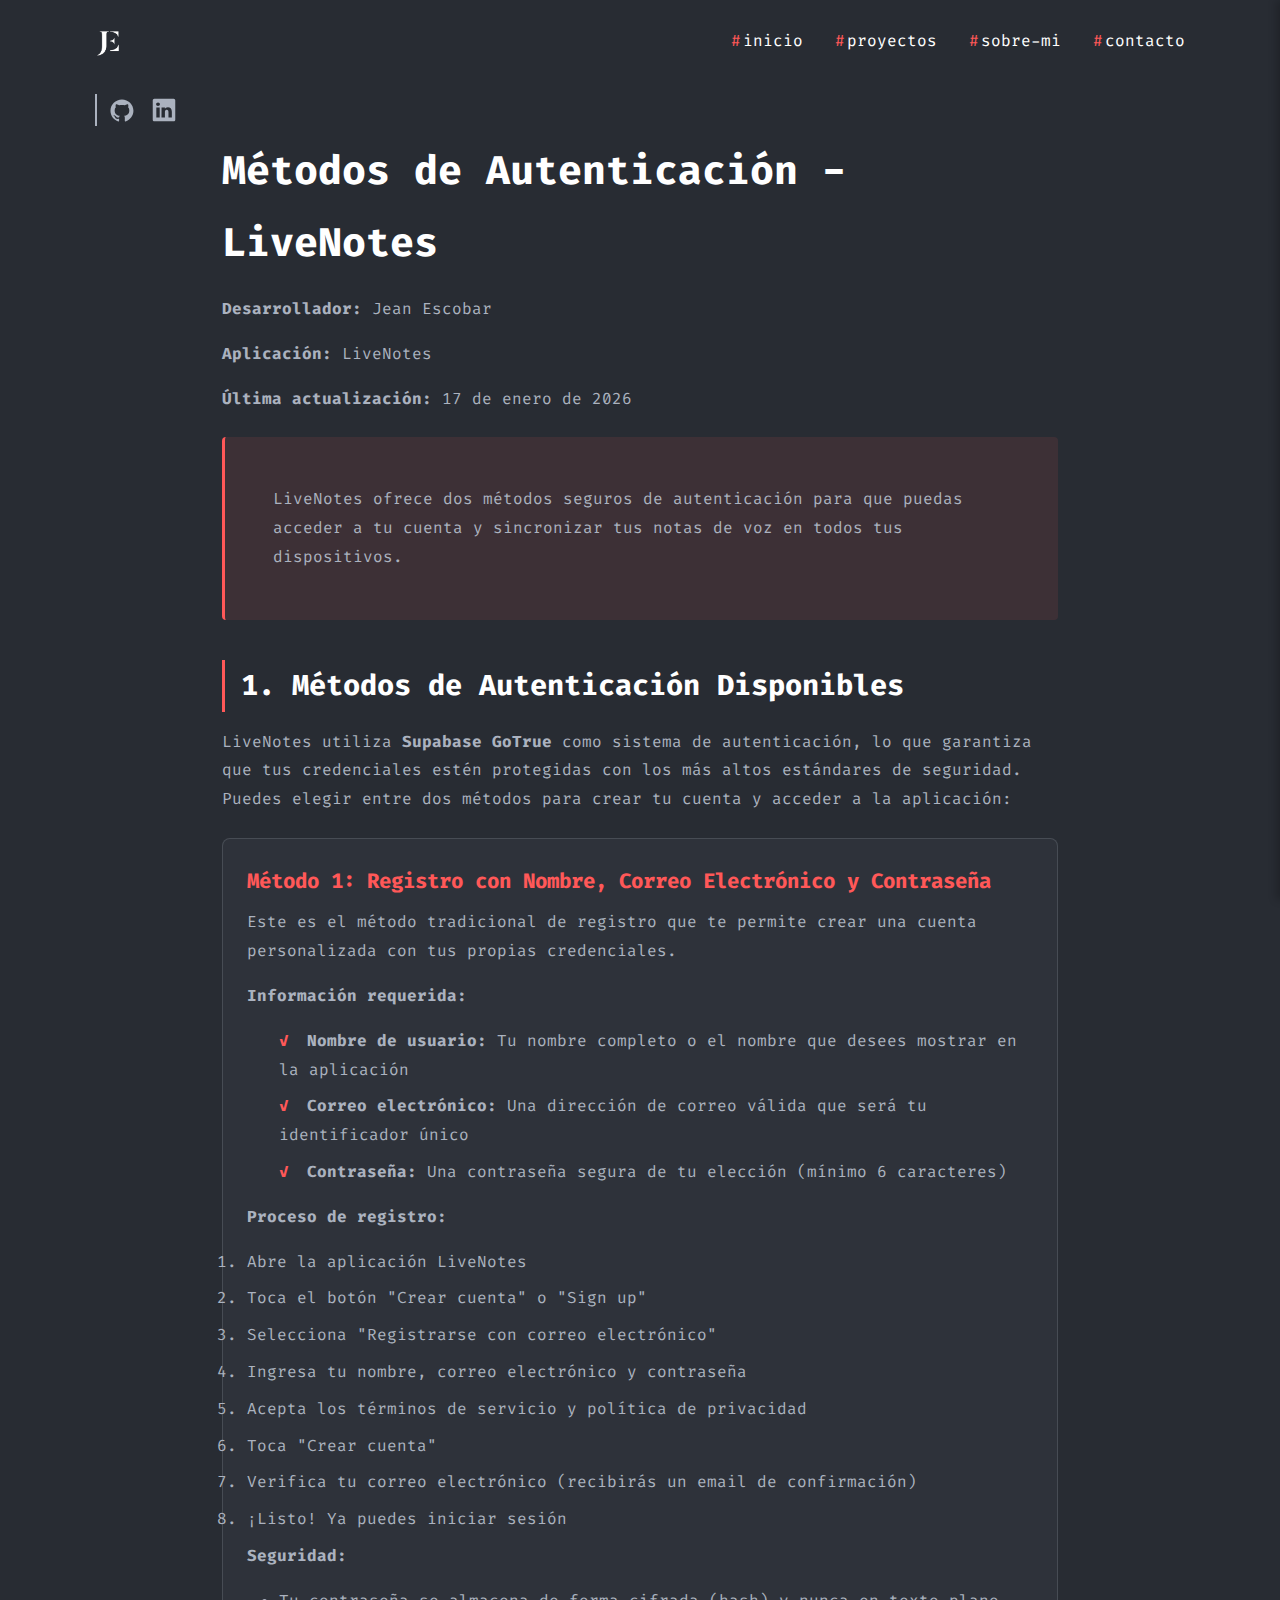
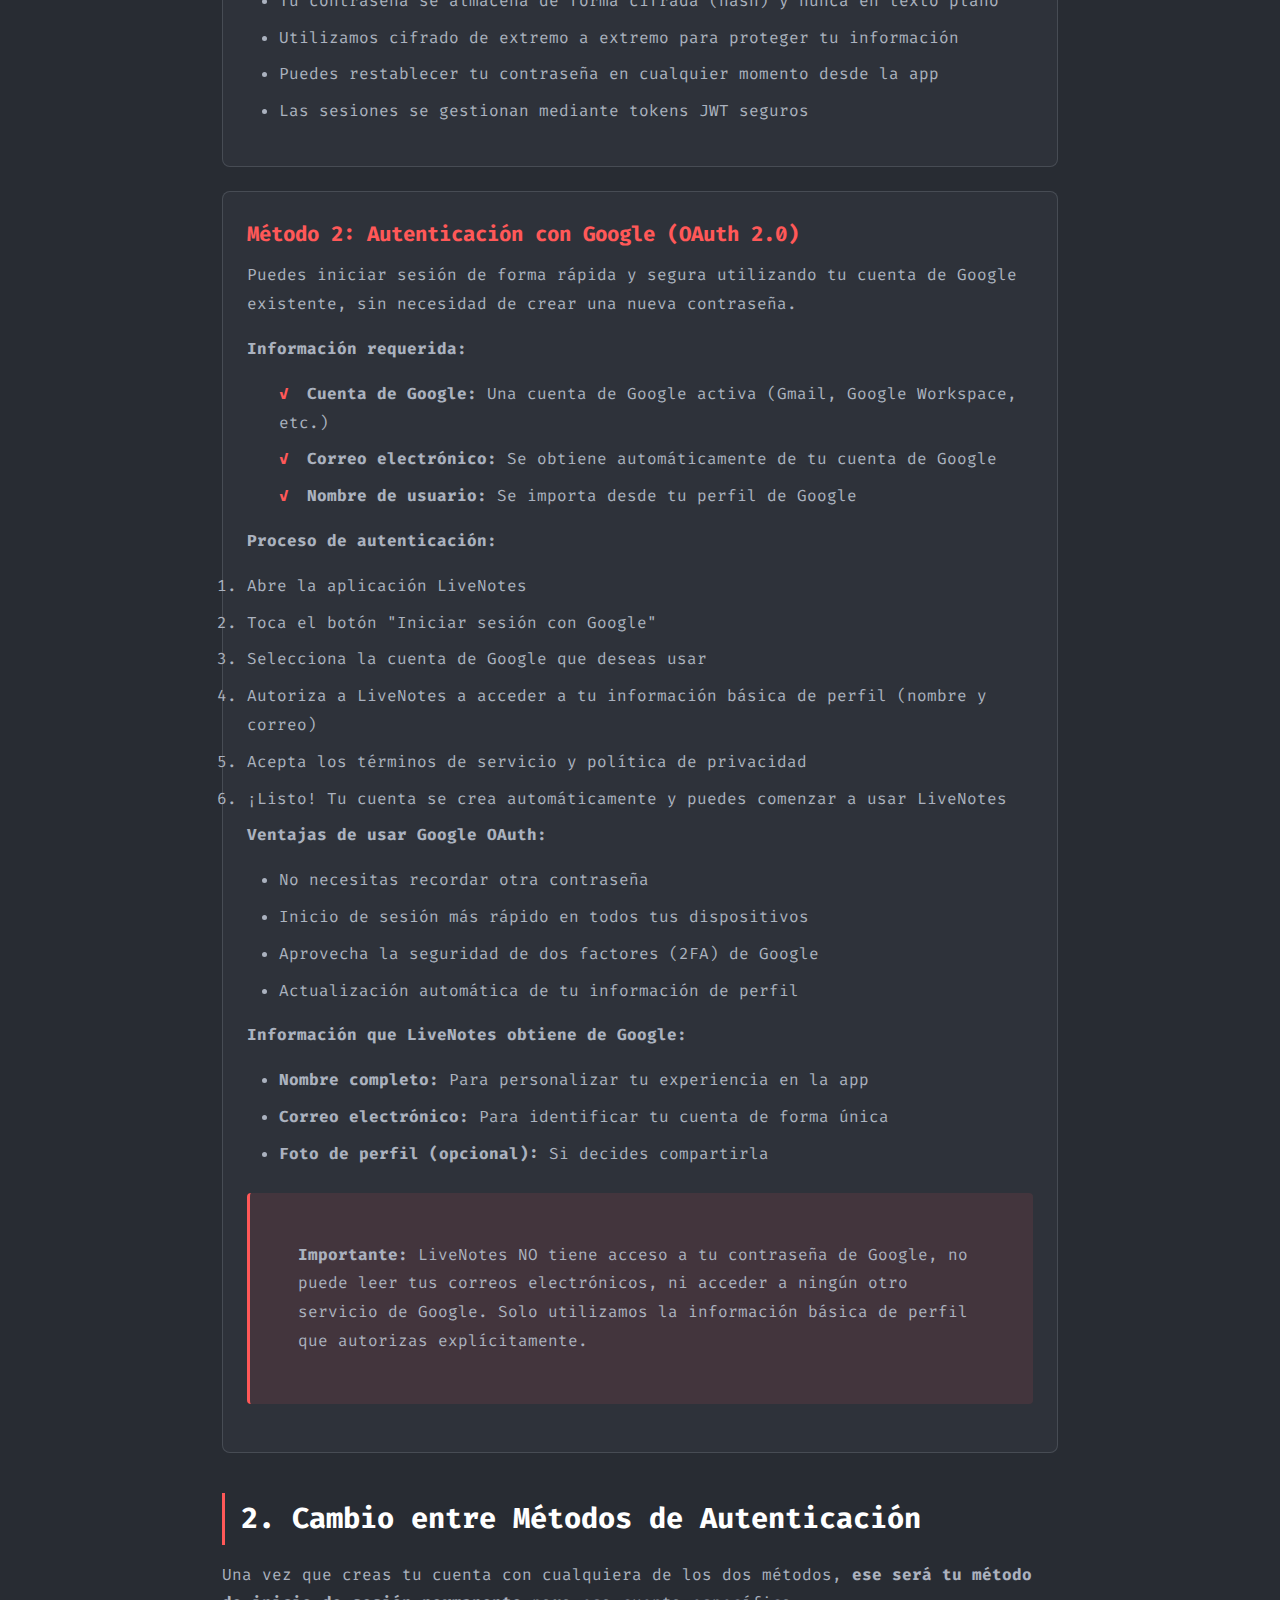
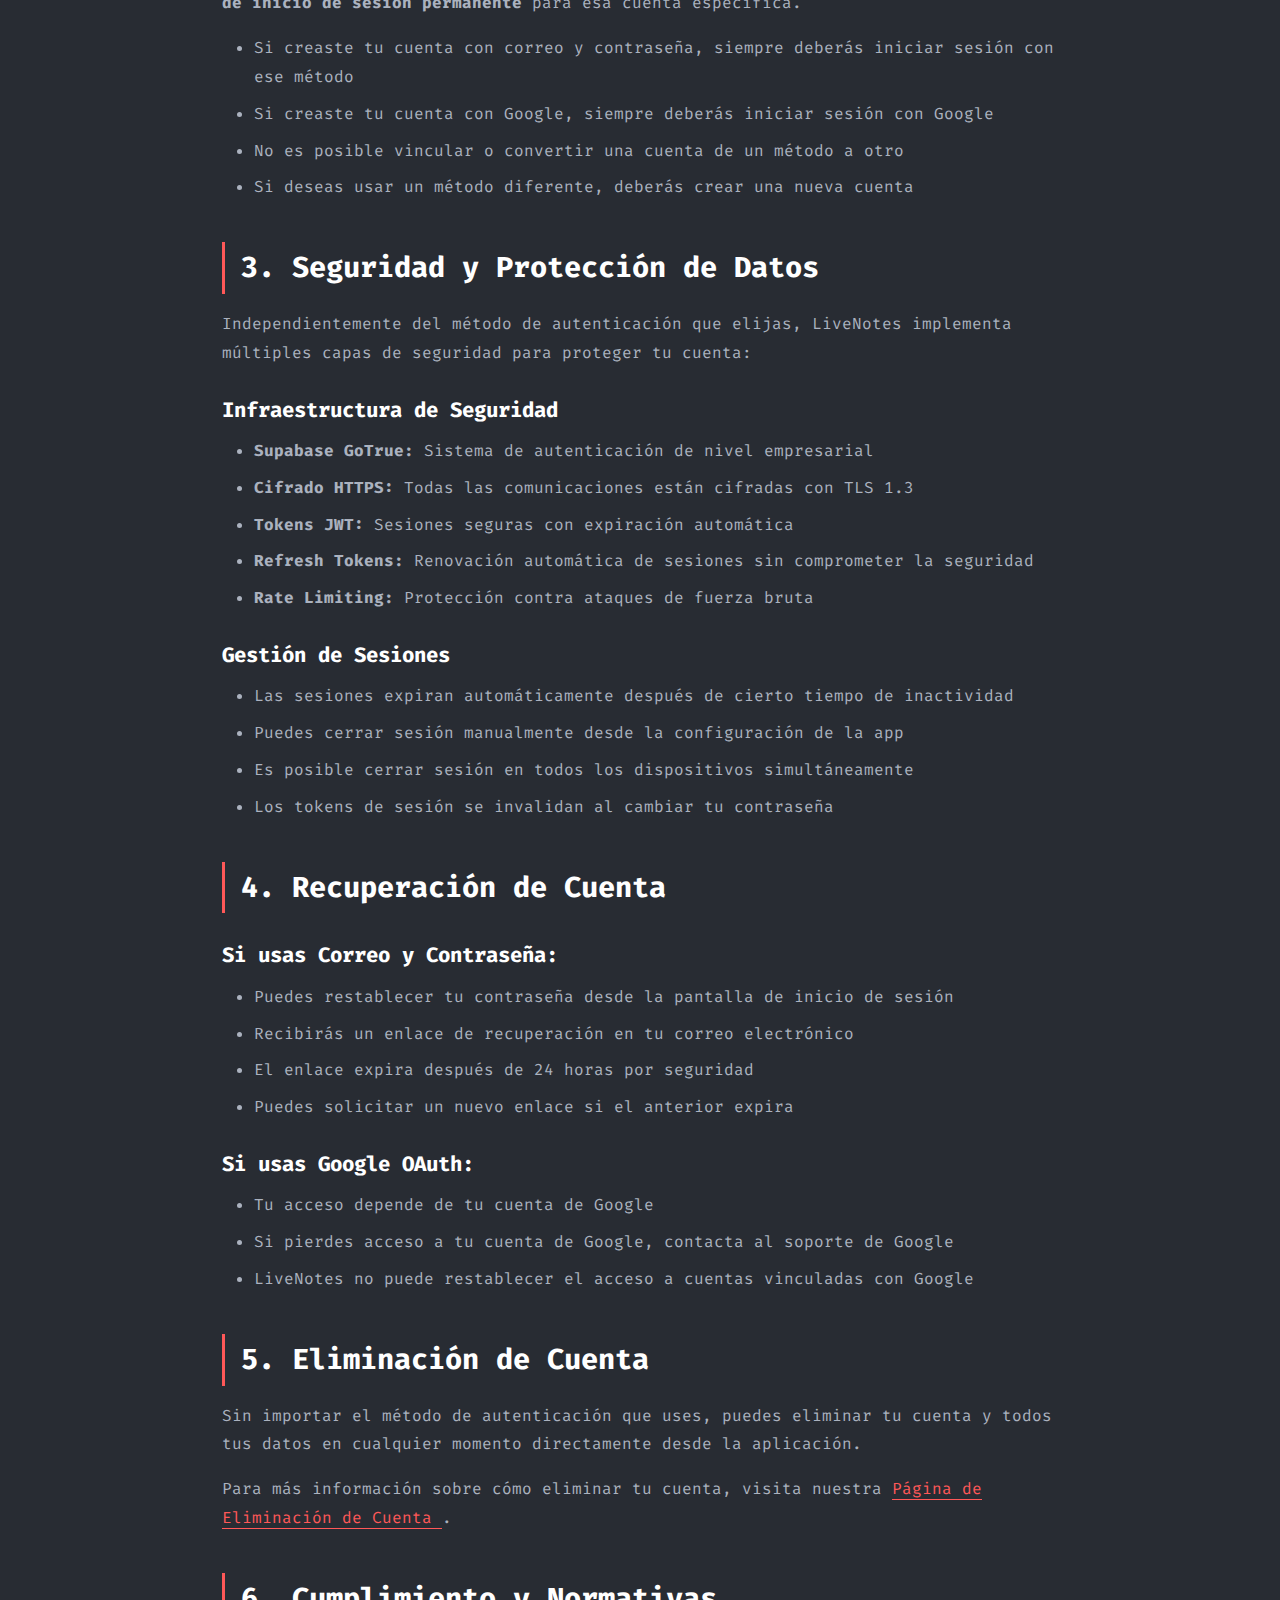
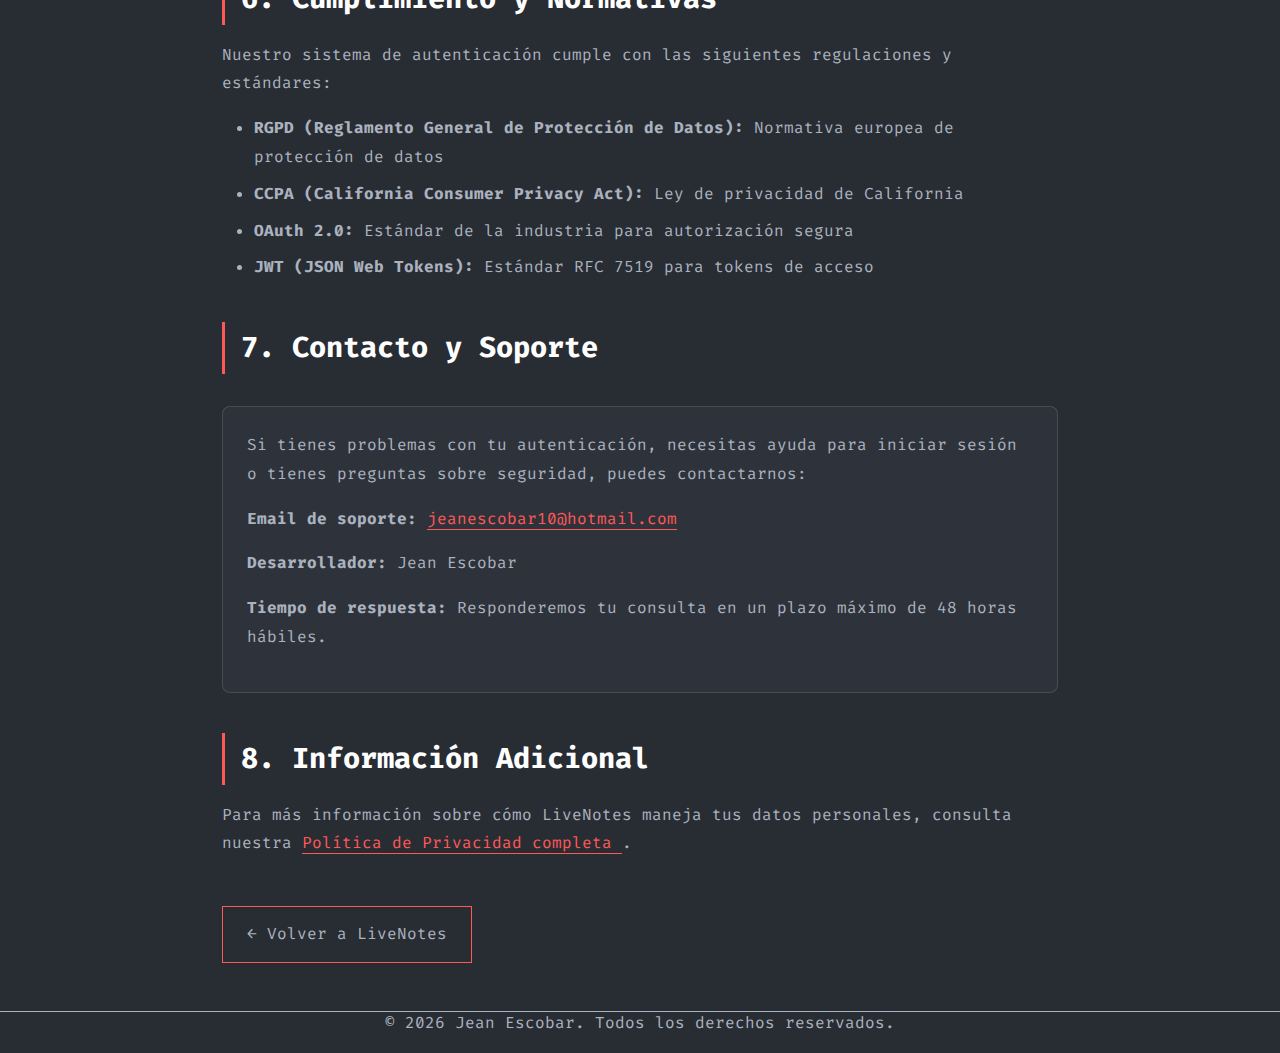
<file: pages/autenticacion-livenotes.html>
<!DOCTYPE html>
<html lang="es">

<head>
    <meta charset="UTF-8">
    <meta name="viewport" content="width=device-width, initial-scale=1.0">
    <link rel="preconnect" href="https://fonts.googleapis.com">
    <link rel="preconnect" href="https://fonts.gstatic.com" crossorigin>
    <link href="https://fonts.googleapis.com/css2?family=Fira+Code:wght@300;400;500;700&display=swap" rel="stylesheet">
    <link rel="stylesheet" href="https://unpkg.com/aos@next/dist/aos.css" />
    <link rel="stylesheet" href="../estilo.css">
    <link rel="stylesheet" href="../styles/proyecto-detalle.css">
    <title>Métodos de Autenticación - LiveNotes</title>
    <style>
        .privacy-content {
            max-width: 900px;
            margin: 3rem auto;
            padding: 0 2rem;
            color: #ABB2BF;
            line-height: 1.8;
        }

        .privacy-content h1 {
            color: #fff;
            font-size: 2.5rem;
            margin-bottom: 1rem;
        }

        .privacy-content h2 {
            color: #fff;
            font-size: 1.8rem;
            margin-top: 2.5rem;
            margin-bottom: 1rem;
            border-left: 3px solid #ff5858;
            padding-left: 1rem;
        }

        .privacy-content h3 {
            color: #fff;
            font-size: 1.3rem;
            margin-top: 1.5rem;
            margin-bottom: 0.5rem;
        }

        .privacy-content p {
            margin-bottom: 1rem;
        }

        .privacy-content ul {
            margin-left: 2rem;
            margin-bottom: 1rem;
        }

        .privacy-content li {
            margin-bottom: 0.5rem;
        }

        .privacy-highlight {
            background: rgba(255, 88, 88, 0.1);
            border-left: 3px solid #ff5858;
            padding: 3rem;
            margin: 1.5rem 0;
            border-radius: 4px;
        }

        .auth-method-card {
            background: rgba(171, 178, 191, 0.05);
            padding: 1.5rem;
            border-radius: 8px;
            margin: 1.5rem 0;
            border: 1px solid rgba(171, 178, 191, 0.2);
        }

        .auth-method-card h3 {
            color: #ff5858;
            margin-top: 0;
        }

        .contact-box {
            background: rgba(171, 178, 191, 0.05);
            padding: 1.5rem;
            border-radius: 8px;
            margin: 2rem 0;
            border: 1px solid rgba(171, 178, 191, 0.2);
        }

        .contact-box a {
            color: #ff5858;
            text-decoration: none;
            border-bottom: 1px solid #ff5858;
        }

        .btn-back {
            display: inline-block;
            margin-top: 2rem;
            color: #ABB2BF;
            text-decoration: none;
            padding: 0.8rem 1.5rem;
            border: 1px solid #ff5858;
            transition: all 0.3s ease;
        }

        .btn-back:hover {
            background: rgba(255, 88, 88, 0.1);
            color: #fff;
        }

        .feature-list {
            list-style: none;
            margin-left: 0;
        }

        .feature-list li:before {
            content: "✓ ";
            color: #ff5858;
            font-weight: bold;
            margin-right: 0.5rem;
        }
    </style>
</head>

<body>
    <section id="inicio" class="inicio">
        <div class="contenido">
            <header>
                <div class="logo">
                    <img src="../img/Logo_JE.png" alt="logo Jean Escobar">
                </div>
                <nav id="nav">
                    <a href="../index.html"><span>#</span>inicio</a>
                    <a href="./proyectos.html"><span>#</span>proyectos</a>
                    <a href="./sobre-mi.html"><span>#</span>sobre-mi</a>
                    <a href="./contacto.html"><span>#</span>contacto</a>
                </nav>
                <svg id="icon_menu" class="inactive" xmlns="http://www.w3.org/2000/svg" width="24" height="24"
                    viewBox="0 0 24 24" fill="none">
                    <rect y="5" width="24" height="2" fill="#D9D9D9" />
                    <rect x="9" y="12" width="15" height="2" fill="#D9D9D9" />
                </svg>
                <div id="menu_mobile">
                    <div class="header_menu-mobile">
                        <img src="../img/Logo_JE.png" alt="logo Jean Escobar">
                        <svg id="close_menu" xmlns="http://www.w3.org/2000/svg" width="24" height="24"
                            viewBox="0 0 24 24" fill="none">
                            <rect width="1" height="1" transform="matrix(1 0 0 -1 11 12)" fill="#D9D9D9" />
                            <rect x="3" y="19.9706" width="24" height="2" transform="rotate(-45 3 19.9706)"
                                fill="#D9D9D9" />
                            <rect x="4" y="3" width="24" height="2" transform="rotate(45 4 3)" fill="#D9D9D9" />
                        </svg>
                    </div>
                    <nav id="nav_mobile">
                        <a href="../index.html"><span>#</span>inicio</a>
                        <a href="./proyectos.html"><span>#</span>proyectos</a>
                        <a href="./sobre-mi.html"><span>#</span>sobre-mi</a>
                        <a href="./contacto.html"><span>#</span>contacto</a>
                    </nav>
                </div>
                <div class="social_container">
                    <span></span>
                    <a href="https://github.com/jeanfes" target="_blank">
                        <svg xmlns="http://www.w3.org/2000/svg" width="35" height="35" viewBox="0 0 32 32" fill="none">
                            <path class="cambiar-color" stroke="currentColor"
                                d="M15.5 6C9.69875 6 5 10.5882 5 16.2529C5 20.7899 8.00562 24.6219 12.1794 25.9804C12.7044 26.0701 12.9012 25.7625 12.9012 25.4934C12.9012 25.2499 12.8881 24.4425 12.8881 23.5838C10.25 24.058 9.5675 22.9558 9.3575 22.3791C9.23938 22.0843 8.7275 21.1743 8.28125 20.9308C7.91375 20.7386 7.38875 20.2644 8.26813 20.2516C9.095 20.2388 9.68563 20.9949 9.8825 21.3025C10.8275 22.8533 12.3369 22.4175 12.9406 22.1484C13.0325 21.4819 13.3081 21.0334 13.61 20.777C11.2737 20.5207 8.8325 19.6364 8.8325 15.7147C8.8325 14.5997 9.23938 13.6769 9.90875 12.9592C9.80375 12.7029 9.43625 11.6519 10.0138 10.2422C10.0138 10.2422 10.8931 9.97301 12.9012 11.2931C13.7413 11.0624 14.6338 10.947 15.5263 10.947C16.4188 10.947 17.3113 11.0624 18.1513 11.2931C20.1594 9.9602 21.0387 10.2422 21.0387 10.2422C21.6163 11.6519 21.2488 12.7029 21.1438 12.9592C21.8131 13.6769 22.22 14.5868 22.22 15.7147C22.22 19.6492 19.7656 20.5207 17.4294 20.777C17.81 21.0975 18.1381 21.7126 18.1381 22.6738C18.1381 24.0452 18.125 25.1474 18.125 25.4934C18.125 25.7625 18.3219 26.0829 18.8469 25.9804C20.9314 25.2935 22.7428 23.9854 24.026 22.2403C25.3092 20.4953 25.9996 18.4012 26 16.2529C26 10.5882 21.3013 6 15.5 6Z"
                                fill="#ABB2BF" />
                        </svg>
                    </a>
                    <a href="https://www.linkedin.com/in/jeanescobar10/" target="_blank">
                        <svg xmlns="http://www.w3.org/2000/svg" width="32" height="30" viewBox="0 0 32 32" fill="none">
                            <path class="cambiar-color" stroke="currentColor"
                                d="M4 5.719C4 4.7695 4.789 4 5.7625 4H26.2375C27.211 4 28 4.7695 28 5.719V26.281C28 27.2305 27.211 28 26.2375 28H5.7625C4.789 28 4 27.2305 4 26.281V5.719ZM11.4145 24.091V13.2535H7.813V24.091H11.4145ZM9.6145 11.773C10.87 11.773 11.6515 10.942 11.6515 9.901C11.629 8.8375 10.8715 8.029 9.6385 8.029C8.4055 8.029 7.6 8.839 7.6 9.901C7.6 10.942 8.3815 11.773 9.5905 11.773H9.6145ZM16.9765 24.091V18.0385C16.9765 17.7145 17.0005 17.3905 17.0965 17.1595C17.356 16.513 17.9485 15.8425 18.9445 15.8425C20.248 15.8425 20.7685 16.8355 20.7685 18.2935V24.091H24.37V17.875C24.37 14.545 22.594 12.997 20.224 12.997C18.313 12.997 17.4565 14.047 16.9765 14.7865V14.824H16.9525C16.9605 14.8115 16.9685 14.799 16.9765 14.7865V13.2535H13.3765C13.4215 14.2705 13.3765 24.091 13.3765 24.091H16.9765Z"
                                fill="#ABB2BF" />
                        </svg>
                    </a>
                </div>
            </header>
            <div class="privacy-content">
                <h1>Métodos de Autenticación - LiveNotes</h1>
                <p><strong>Desarrollador:</strong> Jean Escobar</p>
                <p><strong>Aplicación:</strong> LiveNotes</p>
                <p><strong>Última actualización:</strong> 17 de enero de 2026</p>

                <div class="privacy-highlight">
                    LiveNotes ofrece dos métodos seguros de autenticación para que puedas acceder a tu cuenta y
                    sincronizar tus notas de voz en todos tus dispositivos.
                </div>

                <h2>1. Métodos de Autenticación Disponibles</h2>
                <p>
                    LiveNotes utiliza <strong>Supabase GoTrue</strong> como sistema de autenticación, lo que garantiza
                    que tus credenciales estén protegidas con los más altos estándares de seguridad. Puedes elegir
                    entre dos métodos para crear tu cuenta y acceder a la aplicación:
                </p>

                <div class="auth-method-card">
                    <h3>Método 1: Registro con Nombre, Correo Electrónico y Contraseña</h3>
                    <p>
                        Este es el método tradicional de registro que te permite crear una cuenta personalizada con tus
                        propias
                        credenciales.
                    </p>
                    <p><strong>Información requerida:</strong></p>
                    <ul class="feature-list">
                        <li><strong>Nombre de usuario:</strong> Tu nombre completo o el nombre que desees mostrar en la
                            aplicación</li>
                        <li><strong>Correo electrónico:</strong> Una dirección de correo válida que será tu
                            identificador único
                        </li>
                        <li><strong>Contraseña:</strong> Una contraseña segura de tu elección (mínimo 6 caracteres)</li>
                    </ul>
                    <p><strong>Proceso de registro:</strong></p>
                    <ol>
                        <li>Abre la aplicación LiveNotes</li>
                        <li>Toca el botón "Crear cuenta" o "Sign up"</li>
                        <li>Selecciona "Registrarse con correo electrónico"</li>
                        <li>Ingresa tu nombre, correo electrónico y contraseña</li>
                        <li>Acepta los términos de servicio y política de privacidad</li>
                        <li>Toca "Crear cuenta"</li>
                        <li>Verifica tu correo electrónico (recibirás un email de confirmación)</li>
                        <li>¡Listo! Ya puedes iniciar sesión</li>
                    </ol>
                    <p><strong>Seguridad:</strong></p>
                    <ul>
                        <li>Tu contraseña se almacena de forma cifrada (hash) y nunca en texto plano</li>
                        <li>Utilizamos cifrado de extremo a extremo para proteger tu información</li>
                        <li>Puedes restablecer tu contraseña en cualquier momento desde la app</li>
                        <li>Las sesiones se gestionan mediante tokens JWT seguros</li>
                    </ul>
                </div>

                <div class="auth-method-card">
                    <h3>Método 2: Autenticación con Google (OAuth 2.0)</h3>
                    <p>
                        Puedes iniciar sesión de forma rápida y segura utilizando tu cuenta de Google existente,
                        sin necesidad de crear una nueva contraseña.
                    </p>
                    <p><strong>Información requerida:</strong></p>
                    <ul class="feature-list">
                        <li><strong>Cuenta de Google:</strong> Una cuenta de Google activa (Gmail, Google Workspace,
                            etc.)</li>
                        <li><strong>Correo electrónico:</strong> Se obtiene automáticamente de tu cuenta de Google</li>
                        <li><strong>Nombre de usuario:</strong> Se importa desde tu perfil de Google</li>
                    </ul>
                    <p><strong>Proceso de autenticación:</strong></p>
                    <ol>
                        <li>Abre la aplicación LiveNotes</li>
                        <li>Toca el botón "Iniciar sesión con Google"</li>
                        <li>Selecciona la cuenta de Google que deseas usar</li>
                        <li>Autoriza a LiveNotes a acceder a tu información básica de perfil (nombre y correo)</li>
                        <li>Acepta los términos de servicio y política de privacidad</li>
                        <li>¡Listo! Tu cuenta se crea automáticamente y puedes comenzar a usar LiveNotes</li>
                    </ol>
                    <p><strong>Ventajas de usar Google OAuth:</strong></p>
                    <ul>
                        <li>No necesitas recordar otra contraseña</li>
                        <li>Inicio de sesión más rápido en todos tus dispositivos</li>
                        <li>Aprovecha la seguridad de dos factores (2FA) de Google</li>
                        <li>Actualización automática de tu información de perfil</li>
                    </ul>
                    <p><strong>Información que LiveNotes obtiene de Google:</strong></p>
                    <ul>
                        <li><strong>Nombre completo:</strong> Para personalizar tu experiencia en la app</li>
                        <li><strong>Correo electrónico:</strong> Para identificar tu cuenta de forma única</li>
                        <li><strong>Foto de perfil (opcional):</strong> Si decides compartirla</li>
                    </ul>
                    <div class="privacy-highlight">
                        <strong>Importante:</strong> LiveNotes NO tiene acceso a tu contraseña de Google, no puede leer
                        tus correos electrónicos, ni acceder a ningún otro servicio de Google. Solo utilizamos la
                        información
                        básica de perfil que autorizas explícitamente.
                    </div>
                </div>

                <h2>2. Cambio entre Métodos de Autenticación</h2>
                <p>
                    Una vez que creas tu cuenta con cualquiera de los dos métodos, <strong>ese será tu método de inicio
                        de
                        sesión
                        permanente</strong> para esa cuenta específica.
                </p>
                <ul>
                    <li>Si creaste tu cuenta con correo y contraseña, siempre deberás iniciar sesión con ese método</li>
                    <li>Si creaste tu cuenta con Google, siempre deberás iniciar sesión con Google</li>
                    <li>No es posible vincular o convertir una cuenta de un método a otro</li>
                    <li>Si deseas usar un método diferente, deberás crear una nueva cuenta</li>
                </ul>

                <h2>3. Seguridad y Protección de Datos</h2>
                <p>
                    Independientemente del método de autenticación que elijas, LiveNotes implementa múltiples capas de
                    seguridad para proteger tu cuenta:
                </p>

                <h3>Infraestructura de Seguridad</h3>
                <ul>
                    <li><strong>Supabase GoTrue:</strong> Sistema de autenticación de nivel empresarial</li>
                    <li><strong>Cifrado HTTPS:</strong> Todas las comunicaciones están cifradas con TLS 1.3</li>
                    <li><strong>Tokens JWT:</strong> Sesiones seguras con expiración automática</li>
                    <li><strong>Refresh Tokens:</strong> Renovación automática de sesiones sin comprometer la seguridad
                    </li>
                    <li><strong>Rate Limiting:</strong> Protección contra ataques de fuerza bruta</li>
                </ul>

                <h3>Gestión de Sesiones</h3>
                <ul>
                    <li>Las sesiones expiran automáticamente después de cierto tiempo de inactividad</li>
                    <li>Puedes cerrar sesión manualmente desde la configuración de la app</li>
                    <li>Es posible cerrar sesión en todos los dispositivos simultáneamente</li>
                    <li>Los tokens de sesión se invalidan al cambiar tu contraseña</li>
                </ul>

                <h2>4. Recuperación de Cuenta</h2>

                <h3>Si usas Correo y Contraseña:</h3>
                <ul>
                    <li>Puedes restablecer tu contraseña desde la pantalla de inicio de sesión</li>
                    <li>Recibirás un enlace de recuperación en tu correo electrónico</li>
                    <li>El enlace expira después de 24 horas por seguridad</li>
                    <li>Puedes solicitar un nuevo enlace si el anterior expira</li>
                </ul>

                <h3>Si usas Google OAuth:</h3>
                <ul>
                    <li>Tu acceso depende de tu cuenta de Google</li>
                    <li>Si pierdes acceso a tu cuenta de Google, contacta al soporte de Google</li>
                    <li>LiveNotes no puede restablecer el acceso a cuentas vinculadas con Google</li>
                </ul>

                <h2>5. Eliminación de Cuenta</h2>
                <p>
                    Sin importar el método de autenticación que uses, puedes eliminar tu cuenta y todos tus datos en
                    cualquier momento directamente desde la aplicación.
                </p>
                <p>
                    Para más información sobre cómo eliminar tu cuenta, visita nuestra
                    <a href="eliminar-cuenta-livenotes.html"
                        style="color: #ff5858; text-decoration: none; border-bottom: 1px solid #ff5858;">
                        Página de Eliminación de Cuenta
                    </a>.
                </p>

                <h2>6. Cumplimiento y Normativas</h2>
                <p>
                    Nuestro sistema de autenticación cumple con las siguientes regulaciones y estándares:
                </p>
                <ul>
                    <li><strong>RGPD (Reglamento General de Protección de Datos):</strong> Normativa europea de
                        protección de
                        datos</li>
                    <li><strong>CCPA (California Consumer Privacy Act):</strong> Ley de privacidad de California</li>
                    <li><strong>OAuth 2.0:</strong> Estándar de la industria para autorización segura</li>
                    <li><strong>JWT (JSON Web Tokens):</strong> Estándar RFC 7519 para tokens de acceso</li>
                </ul>

                <h2>7. Contacto y Soporte</h2>
                <div class="contact-box">
                    <p>
                        Si tienes problemas con tu autenticación, necesitas ayuda para iniciar sesión o tienes
                        preguntas sobre seguridad, puedes contactarnos:
                    </p>
                    <p>
                        <strong>Email de soporte:</strong>
                        <a href="mailto:jeanescobar10@hotmail.com">jeanescobar10@hotmail.com</a>
                    </p>
                    <p>
                        <strong>Desarrollador:</strong> Jean Escobar
                    </p>
                    <p>
                        <strong>Tiempo de respuesta:</strong> Responderemos tu consulta en un plazo máximo de 48 horas
                        hábiles.
                    </p>
                </div>

                <h2>8. Información Adicional</h2>
                <p>
                    Para más información sobre cómo LiveNotes maneja tus datos personales, consulta nuestra
                    <a href="privacidad-livenotes.html"
                        style="color: #ff5858; text-decoration: none; border-bottom: 1px solid #ff5858;">
                        Política de Privacidad completa
                    </a>.
                </p>

                <a href="detalle-livenotes.html" class="btn-back">← Volver a LiveNotes</a>
            </div>
        </div>
    </section>

    <footer>
        <div class="contenido">
            <p>© 2026 Jean Escobar. Todos los derechos reservados.</p>
        </div>
    </footer>

    <script src="https://unpkg.com/aos@next/dist/aos.js"></script>
    <script src="../app.js"></script>
    <script>
        AOS.init({
            duration: 1000,
            once: true
        });
    </script>
</body>

</html>
</file>
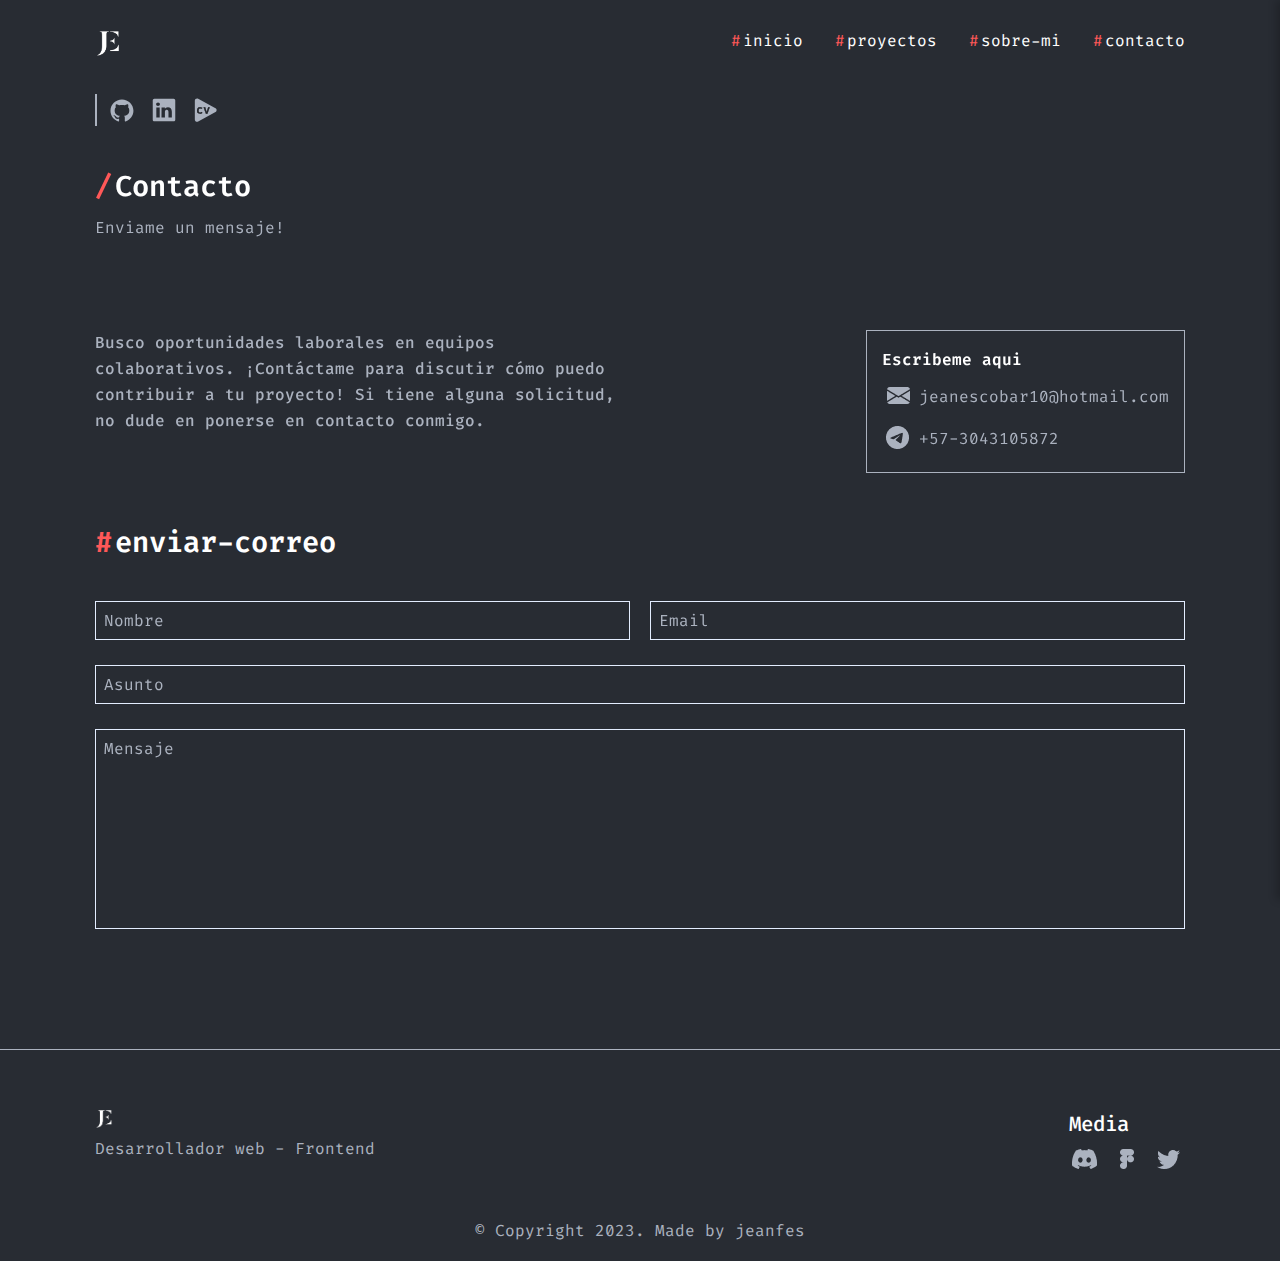
<file: pages/contacto.html>
<!DOCTYPE html>
<html lang="en">

<head>
    <meta charset="UTF-8">
    <meta name="viewport" content="width=device-width, initial-scale=1.0">
    <link rel="preconnect" href="https://fonts.googleapis.com">
    <link rel="preconnect" href="https://fonts.gstatic.com" crossorigin>
    <link href="https://fonts.googleapis.com/css2?family=Fira+Code:wght@300;400;500;700&display=swap" rel="stylesheet">
    <link rel="stylesheet" href="https://unpkg.com/aos@next/dist/aos.css" />
    <link rel="stylesheet" href="../estilo.css">
    <link rel="stylesheet" href="../styles/contacto.css">
    <link rel="stylesheet" href="../styles/toast.css">
    <title>Contacto</title>
</head>

<body>
    <section id="inicio" class="inicio">
        <div class="contenido">
            <header>
                <div class="logo">
                    <img src="../img/Logo_JE.png" alt="logo Jean Escobar">
                </div>
                <nav id="nav">
                    <a href="../index.html"><span>#</span>inicio</a>
                    <a href="./proyectos.html"><span>#</span>proyectos</a>
                    <a href="./sobre-mi.html"><span>#</span>sobre-mi</a>
                    <a href="./contacto.html"><span>#</span>contacto</a>
                </nav>
                <svg id="icon_menu" class="inactive" xmlns="http://www.w3.org/2000/svg" width="24" height="24"
                    viewBox="0 0 24 24" fill="none">
                    <rect y="5" width="24" height="2" fill="#D9D9D9" />
                    <rect x="9" y="12" width="15" height="2" fill="#D9D9D9" />
                </svg>
                <div id="menu_mobile">
                    <div class="header_menu-mobile">
                        <img src="../img/Logo_JE.png" alt="logo Jean Escobar">
                        <svg id="close_menu" xmlns="http://www.w3.org/2000/svg" width="24" height="24"
                            viewBox="0 0 24 24" fill="none">
                            <rect width="1" height="1" transform="matrix(1 0 0 -1 11 12)" fill="#D9D9D9" />
                            <rect x="3" y="19.9706" width="24" height="2" transform="rotate(-45 3 19.9706)"
                                fill="#D9D9D9" />
                            <rect x="4" y="3" width="24" height="2" transform="rotate(45 4 3)" fill="#D9D9D9" />
                        </svg>
                    </div>
                    <nav id="nav_mobile">
                        <a href="../index.html"><span>#</span>inicio</a>
                        <a href="./proyectos.html"><span>#</span>proyectos</a>
                        <a href="./sobre-mi.html"><span>#</span>sobre-mi</a>
                        <a href="./contacto.html"><span>#</span>contacto</a>
                    </nav>
                    <div class="social_container_mobile">
                        <a href="https://github.com/jeanfes" target="_blank">
                            <svg xmlns="http://www.w3.org/2000/svg" width="50" height="51" viewBox="0 0 32 32"
                                fill="none">
                                <path class="cambiar-color" stroke="currentColor"
                                    d="M15.5 6C9.69875 6 5 10.5882 5 16.2529C5 20.7899 8.00562 24.6219 12.1794 25.9804C12.7044 26.0701 12.9012 25.7625 12.9012 25.4934C12.9012 25.2499 12.8881 24.4425 12.8881 23.5838C10.25 24.058 9.5675 22.9558 9.3575 22.3791C9.23938 22.0843 8.7275 21.1743 8.28125 20.9308C7.91375 20.7386 7.38875 20.2644 8.26813 20.2516C9.095 20.2388 9.68563 20.9949 9.8825 21.3025C10.8275 22.8533 12.3369 22.4175 12.9406 22.1484C13.0325 21.4819 13.3081 21.0334 13.61 20.777C11.2737 20.5207 8.8325 19.6364 8.8325 15.7147C8.8325 14.5997 9.23938 13.6769 9.90875 12.9592C9.80375 12.7029 9.43625 11.6519 10.0138 10.2422C10.0138 10.2422 10.8931 9.97301 12.9012 11.2931C13.7413 11.0624 14.6338 10.947 15.5263 10.947C16.4188 10.947 17.3113 11.0624 18.1513 11.2931C20.1594 9.9602 21.0387 10.2422 21.0387 10.2422C21.6163 11.6519 21.2488 12.7029 21.1438 12.9592C21.8131 13.6769 22.22 14.5868 22.22 15.7147C22.22 19.6492 19.7656 20.5207 17.4294 20.777C17.81 21.0975 18.1381 21.7126 18.1381 22.6738C18.1381 24.0452 18.125 25.1474 18.125 25.4934C18.125 25.7625 18.3219 26.0829 18.8469 25.9804C20.9314 25.2935 22.7428 23.9854 24.026 22.2403C25.3092 20.4953 25.9996 18.4012 26 16.2529C26 10.5882 21.3013 6 15.5 6Z"
                                    fill="#ABB2BF" />
                            </svg>
                        </a>
                        <a href="https://www.linkedin.com/in/jeanescobar7/" target="_blank">
                            <svg xmlns="http://www.w3.org/2000/svg" width="45" height="43" viewBox="0 0 32 32"
                                fill="none">
                                <path class="cambiar-color" stroke="currentColor"
                                    d="M4 5.719C4 4.7695 4.789 4 5.7625 4H26.2375C27.211 4 28 4.7695 28 5.719V26.281C28 27.2305 27.211 28 26.2375 28H5.7625C4.789 28 4 27.2305 4 26.281V5.719ZM11.4145 24.091V13.2535H7.813V24.091H11.4145ZM9.6145 11.773C10.87 11.773 11.6515 10.942 11.6515 9.901C11.629 8.8375 10.8715 8.029 9.6385 8.029C8.4055 8.029 7.6 8.839 7.6 9.901C7.6 10.942 8.3815 11.773 9.5905 11.773H9.6145ZM16.9765 24.091V18.0385C16.9765 17.7145 17.0005 17.3905 17.0965 17.1595C17.356 16.513 17.9485 15.8425 18.9445 15.8425C20.248 15.8425 20.7685 16.8355 20.7685 18.2935V24.091H24.37V17.875C24.37 14.545 22.594 12.997 20.224 12.997C18.313 12.997 17.4565 14.047 16.9765 14.7865V14.824H16.9525C16.9605 14.8115 16.9685 14.799 16.9765 14.7865V13.2535H13.3765C13.4215 14.2705 13.3765 24.091 13.3765 24.091H16.9765Z"
                                    fill="#ABB2BF" />
                            </svg>
                        </a>
                        <a href="cv_jeanescobar.pdf" download="cv_jeanescobar">
                            <svg xmlns="http://www.w3.org/2000/svg" width="50" height="53" viewBox="0 0 46 45"
                                fill="none">
                                <path class="cambiar-color" stroke="currentColor"
                                    d="M34.5847 24.3221L12.3153 36.627C10.4254 37.6702 8 36.407 8 34.304L8 9.69412C8 7.59441 10.4219 6.32792 12.3153 7.37444L34.5847 19.6794C35.0146 19.9131 35.372 20.2509 35.6205 20.6586C35.8691 21.0663 36 21.5293 36 22.0007C36 22.4721 35.8691 22.9352 35.6205 23.3428C35.372 23.7505 35.0146 24.0884 34.5847 24.3221Z"
                                    fill="#ABB2BF" />
                                <path
                                    d="M14.8474 25.1975C15.2174 25.1975 15.5624 25.135 15.8824 25.01C16.2024 24.88 16.5074 24.7125 16.7974 24.5075L17.5774 25.5875C17.2324 25.8825 16.8124 26.1225 16.3174 26.3075C15.8274 26.4875 15.3199 26.5775 14.7949 26.5775C13.9849 26.5775 13.2924 26.4075 12.7174 26.0675C12.1424 25.7225 11.7024 25.24 11.3974 24.62C11.0924 24 10.9399 23.2775 10.9399 22.4525C10.9399 21.6475 11.0924 20.93 11.3974 20.3C11.7074 19.665 12.1524 19.165 12.7324 18.8C13.3124 18.43 14.0099 18.245 14.8249 18.245C15.3649 18.245 15.8624 18.325 16.3174 18.485C16.7724 18.645 17.1899 18.8825 17.5699 19.1975L16.7974 20.255C16.4874 20.04 16.1699 19.8775 15.8449 19.7675C15.5249 19.6525 15.1949 19.595 14.8549 19.595C14.2299 19.595 13.7174 19.825 13.3174 20.285C12.9224 20.745 12.7249 21.4675 12.7249 22.4525C12.7249 23.1125 12.8149 23.645 12.9949 24.05C13.1799 24.45 13.4324 24.7425 13.7524 24.9275C14.0724 25.1075 14.4374 25.1975 14.8474 25.1975ZM26.9616 18.455L24.1716 26.375H22.2066L19.4166 18.455H21.2166L23.2266 24.98L25.2441 18.455H26.9616Z"
                                    fill="#282C33" />
                                <path
                                    d="M15.8824 25.01L15.9552 25.1963L15.9577 25.1953L15.8824 25.01ZM16.7974 24.5075L16.9596 24.3904L16.8436 24.2299L16.682 24.3442L16.7974 24.5075ZM17.5774 25.5875L17.7074 25.7395L17.8474 25.6198L17.7396 25.4704L17.5774 25.5875ZM16.3174 26.3075L16.3864 26.4952L16.3874 26.4948L16.3174 26.3075ZM12.7174 26.0675L12.6145 26.239L12.6156 26.2397L12.7174 26.0675ZM11.3974 24.62L11.5769 24.5317L11.5769 24.5317L11.3974 24.62ZM11.3974 20.3L11.2177 20.2123L11.2174 20.2129L11.3974 20.3ZM12.7324 18.8L12.8389 18.9693L12.84 18.9686L12.7324 18.8ZM16.3174 18.485L16.2511 18.6737L16.2511 18.6737L16.3174 18.485ZM17.5699 19.1975L17.7314 19.3155L17.8424 19.1636L17.6976 19.0435L17.5699 19.1975ZM16.7974 20.255L16.6834 20.4193L16.8438 20.5306L16.9589 20.373L16.7974 20.255ZM15.8449 19.7675L15.7773 19.9557L15.7808 19.9569L15.8449 19.7675ZM13.3174 20.285L13.1665 20.1538L13.1657 20.1547L13.3174 20.285ZM12.9949 24.05L12.8121 24.1312L12.8134 24.134L12.9949 24.05ZM13.7524 24.9275L13.6523 25.1007L13.6544 25.1018L13.7524 24.9275ZM14.8474 25.3975C15.2404 25.3975 15.6103 25.331 15.9552 25.1963L15.8096 24.8237C15.5146 24.939 15.1944 24.9975 14.8474 24.9975V25.3975ZM15.9577 25.1953C16.2923 25.0594 16.6107 24.8844 16.9129 24.6708L16.682 24.3442C16.4041 24.5406 16.1126 24.7006 15.8071 24.8247L15.9577 25.1953ZM16.6353 24.6246L17.4153 25.7046L17.7396 25.4704L16.9596 24.3904L16.6353 24.6246ZM17.4474 25.4355C17.1229 25.713 16.724 25.942 16.2474 26.1202L16.3874 26.4948C16.9008 26.303 17.342 26.052 17.7074 25.7395L17.4474 25.4355ZM16.2485 26.1198C15.7807 26.2916 15.2965 26.3775 14.7949 26.3775V26.7775C15.3433 26.7775 15.8742 26.6834 16.3864 26.4952L16.2485 26.1198ZM14.7949 26.3775C14.0131 26.3775 13.3574 26.2136 12.8192 25.8953L12.6156 26.2397C13.2274 26.6014 13.9567 26.7775 14.7949 26.7775V26.3775ZM12.8203 25.896C12.2794 25.5714 11.8654 25.1183 11.5769 24.5317L11.218 24.7083C11.5394 25.3617 12.0055 25.8736 12.6145 26.239L12.8203 25.896ZM11.5769 24.5317C11.2878 23.944 11.1399 23.2528 11.1399 22.4525H10.7399C10.7399 23.3022 10.8971 24.056 11.218 24.7083L11.5769 24.5317ZM11.1399 22.4525C11.1399 21.6732 11.2874 20.9862 11.5774 20.3871L11.2174 20.2129C10.8974 20.8738 10.7399 21.6218 10.7399 22.4525H11.1399ZM11.5771 20.3877C11.8713 19.7851 12.2915 19.3138 12.8389 18.9693L12.6259 18.6307C12.0134 19.0162 11.5435 19.5449 11.2177 20.2123L11.5771 20.3877ZM12.84 18.9686C13.3823 18.6226 14.0409 18.445 14.8249 18.445V18.045C13.9789 18.045 13.2425 18.2374 12.6249 18.6314L12.84 18.9686ZM14.8249 18.445C15.345 18.445 15.8198 18.522 16.2511 18.6737L16.3838 18.2963C15.9051 18.128 15.3848 18.045 14.8249 18.045V18.445ZM16.2511 18.6737C16.6832 18.8256 17.0801 19.0512 17.4423 19.3515L17.6976 19.0435C17.2998 18.7138 16.8616 18.4644 16.3838 18.2963L16.2511 18.6737ZM17.4084 19.0795L16.6359 20.137L16.9589 20.373L17.7314 19.3155L17.4084 19.0795ZM16.9114 20.0907C16.5875 19.866 16.2534 19.6946 15.909 19.5781L15.7808 19.9569C16.0864 20.0604 16.3873 20.2139 16.6834 20.4193L16.9114 20.0907ZM15.9126 19.5793C15.5709 19.4565 15.218 19.395 14.8549 19.395V19.795C15.1719 19.795 15.479 19.8485 15.7773 19.9557L15.9126 19.5793ZM14.8549 19.395C14.1737 19.395 13.6056 19.6488 13.1665 20.1538L13.4683 20.4162C13.8293 20.0012 14.2861 19.795 14.8549 19.795V19.395ZM13.1657 20.1547C12.7252 20.6677 12.5249 21.4476 12.5249 22.4525H12.9249C12.9249 21.4874 13.1196 20.8223 13.4692 20.4153L13.1657 20.1547ZM12.5249 22.4525C12.5249 23.128 12.6166 23.6913 12.8122 24.1312L13.1777 23.9688C13.0132 23.5987 12.9249 23.097 12.9249 22.4525H12.5249ZM12.8134 24.134C13.0123 24.564 13.2902 24.8913 13.6523 25.1006L13.8525 24.7544C13.5746 24.5937 13.3475 24.336 13.1764 23.966L12.8134 24.134ZM13.6544 25.1018C14.0077 25.3006 14.4072 25.3975 14.8474 25.3975V24.9975C14.4677 24.9975 14.1372 24.9144 13.8505 24.7532L13.6544 25.1018ZM26.9616 18.455L27.1502 18.5215L27.2441 18.255H26.9616V18.455ZM24.1716 26.375V26.575H24.3131L24.3602 26.4415L24.1716 26.375ZM22.2066 26.375L22.0179 26.4415L22.065 26.575H22.2066V26.375ZM19.4166 18.455V18.255H19.1341L19.2279 18.5215L19.4166 18.455ZM21.2166 18.455L21.4077 18.3961L21.3642 18.255H21.2166V18.455ZM23.2266 24.98L23.0354 25.0389L23.2262 25.6582L23.4176 25.0391L23.2266 24.98ZM25.2441 18.455V18.255H25.0966L25.053 18.3959L25.2441 18.455ZM26.7729 18.3885L23.9829 26.3085L24.3602 26.4415L27.1502 18.5215L26.7729 18.3885ZM24.1716 26.175H22.2066V26.575H24.1716V26.175ZM22.3952 26.3085L19.6052 18.3885L19.2279 18.5215L22.0179 26.4415L22.3952 26.3085ZM19.4166 18.655H21.2166V18.255H19.4166V18.655ZM21.0254 18.5139L23.0354 25.0389L23.4177 24.9211L21.4077 18.3961L21.0254 18.5139ZM23.4176 25.0391L25.4351 18.5141L25.053 18.3959L23.0355 24.9209L23.4176 25.0391ZM25.2441 18.655H26.9616V18.255H25.2441V18.655Z"
                                    fill="black" />
                            </svg>
                        </a>
                    </div>
                </div>
                <div class="social_container">
                    <span></span>
                    <a href="https://github.com/jeanfes" target="_blank">
                        <svg xmlns="http://www.w3.org/2000/svg" width="35" height="35" viewBox="0 0 32 32" fill="none">
                            <path class="cambiar-color" stroke="currentColor"
                                d="M15.5 6C9.69875 6 5 10.5882 5 16.2529C5 20.7899 8.00562 24.6219 12.1794 25.9804C12.7044 26.0701 12.9012 25.7625 12.9012 25.4934C12.9012 25.2499 12.8881 24.4425 12.8881 23.5838C10.25 24.058 9.5675 22.9558 9.3575 22.3791C9.23938 22.0843 8.7275 21.1743 8.28125 20.9308C7.91375 20.7386 7.38875 20.2644 8.26813 20.2516C9.095 20.2388 9.68563 20.9949 9.8825 21.3025C10.8275 22.8533 12.3369 22.4175 12.9406 22.1484C13.0325 21.4819 13.3081 21.0334 13.61 20.777C11.2737 20.5207 8.8325 19.6364 8.8325 15.7147C8.8325 14.5997 9.23938 13.6769 9.90875 12.9592C9.80375 12.7029 9.43625 11.6519 10.0138 10.2422C10.0138 10.2422 10.8931 9.97301 12.9012 11.2931C13.7413 11.0624 14.6338 10.947 15.5263 10.947C16.4188 10.947 17.3113 11.0624 18.1513 11.2931C20.1594 9.9602 21.0387 10.2422 21.0387 10.2422C21.6163 11.6519 21.2488 12.7029 21.1438 12.9592C21.8131 13.6769 22.22 14.5868 22.22 15.7147C22.22 19.6492 19.7656 20.5207 17.4294 20.777C17.81 21.0975 18.1381 21.7126 18.1381 22.6738C18.1381 24.0452 18.125 25.1474 18.125 25.4934C18.125 25.7625 18.3219 26.0829 18.8469 25.9804C20.9314 25.2935 22.7428 23.9854 24.026 22.2403C25.3092 20.4953 25.9996 18.4012 26 16.2529C26 10.5882 21.3013 6 15.5 6Z"
                                fill="#ABB2BF" />
                        </svg>
                    </a>
                    <a href="https://www.linkedin.com/in/jeanescobar7/" target="_blank">
                        <svg xmlns="http://www.w3.org/2000/svg" width="32" height="30" viewBox="0 0 32 32" fill="none">
                            <path class="cambiar-color" stroke="currentColor"
                                d="M4 5.719C4 4.7695 4.789 4 5.7625 4H26.2375C27.211 4 28 4.7695 28 5.719V26.281C28 27.2305 27.211 28 26.2375 28H5.7625C4.789 28 4 27.2305 4 26.281V5.719ZM11.4145 24.091V13.2535H7.813V24.091H11.4145ZM9.6145 11.773C10.87 11.773 11.6515 10.942 11.6515 9.901C11.629 8.8375 10.8715 8.029 9.6385 8.029C8.4055 8.029 7.6 8.839 7.6 9.901C7.6 10.942 8.3815 11.773 9.5905 11.773H9.6145ZM16.9765 24.091V18.0385C16.9765 17.7145 17.0005 17.3905 17.0965 17.1595C17.356 16.513 17.9485 15.8425 18.9445 15.8425C20.248 15.8425 20.7685 16.8355 20.7685 18.2935V24.091H24.37V17.875C24.37 14.545 22.594 12.997 20.224 12.997C18.313 12.997 17.4565 14.047 16.9765 14.7865V14.824H16.9525C16.9605 14.8115 16.9685 14.799 16.9765 14.7865V13.2535H13.3765C13.4215 14.2705 13.3765 24.091 13.3765 24.091H16.9765Z"
                                fill="#ABB2BF" />
                        </svg>
                    </a>
                    <a href="cv_jeanescobar.pdf" download="cv_jeanescobar">
                        <svg xmlns="http://www.w3.org/2000/svg" width="37" height="35" viewBox="0 0 46 45" fill="none">
                            <path class="cambiar-color" stroke="currentColor"
                                d="M34.5847 24.3221L12.3153 36.627C10.4254 37.6702 8 36.407 8 34.304L8 9.69412C8 7.59441 10.4219 6.32792 12.3153 7.37444L34.5847 19.6794C35.0146 19.9131 35.372 20.2509 35.6205 20.6586C35.8691 21.0663 36 21.5293 36 22.0007C36 22.4721 35.8691 22.9352 35.6205 23.3428C35.372 23.7505 35.0146 24.0884 34.5847 24.3221Z"
                                fill="#ABB2BF" />
                            <path
                                d="M14.8474 25.1975C15.2174 25.1975 15.5624 25.135 15.8824 25.01C16.2024 24.88 16.5074 24.7125 16.7974 24.5075L17.5774 25.5875C17.2324 25.8825 16.8124 26.1225 16.3174 26.3075C15.8274 26.4875 15.3199 26.5775 14.7949 26.5775C13.9849 26.5775 13.2924 26.4075 12.7174 26.0675C12.1424 25.7225 11.7024 25.24 11.3974 24.62C11.0924 24 10.9399 23.2775 10.9399 22.4525C10.9399 21.6475 11.0924 20.93 11.3974 20.3C11.7074 19.665 12.1524 19.165 12.7324 18.8C13.3124 18.43 14.0099 18.245 14.8249 18.245C15.3649 18.245 15.8624 18.325 16.3174 18.485C16.7724 18.645 17.1899 18.8825 17.5699 19.1975L16.7974 20.255C16.4874 20.04 16.1699 19.8775 15.8449 19.7675C15.5249 19.6525 15.1949 19.595 14.8549 19.595C14.2299 19.595 13.7174 19.825 13.3174 20.285C12.9224 20.745 12.7249 21.4675 12.7249 22.4525C12.7249 23.1125 12.8149 23.645 12.9949 24.05C13.1799 24.45 13.4324 24.7425 13.7524 24.9275C14.0724 25.1075 14.4374 25.1975 14.8474 25.1975ZM26.9616 18.455L24.1716 26.375H22.2066L19.4166 18.455H21.2166L23.2266 24.98L25.2441 18.455H26.9616Z"
                                fill="#282C33" />
                            <path
                                d="M15.8824 25.01L15.9552 25.1963L15.9577 25.1953L15.8824 25.01ZM16.7974 24.5075L16.9596 24.3904L16.8436 24.2299L16.682 24.3442L16.7974 24.5075ZM17.5774 25.5875L17.7074 25.7395L17.8474 25.6198L17.7396 25.4704L17.5774 25.5875ZM16.3174 26.3075L16.3864 26.4952L16.3874 26.4948L16.3174 26.3075ZM12.7174 26.0675L12.6145 26.239L12.6156 26.2397L12.7174 26.0675ZM11.3974 24.62L11.5769 24.5317L11.5769 24.5317L11.3974 24.62ZM11.3974 20.3L11.2177 20.2123L11.2174 20.2129L11.3974 20.3ZM12.7324 18.8L12.8389 18.9693L12.84 18.9686L12.7324 18.8ZM16.3174 18.485L16.2511 18.6737L16.2511 18.6737L16.3174 18.485ZM17.5699 19.1975L17.7314 19.3155L17.8424 19.1636L17.6976 19.0435L17.5699 19.1975ZM16.7974 20.255L16.6834 20.4193L16.8438 20.5306L16.9589 20.373L16.7974 20.255ZM15.8449 19.7675L15.7773 19.9557L15.7808 19.9569L15.8449 19.7675ZM13.3174 20.285L13.1665 20.1538L13.1657 20.1547L13.3174 20.285ZM12.9949 24.05L12.8121 24.1312L12.8134 24.134L12.9949 24.05ZM13.7524 24.9275L13.6523 25.1007L13.6544 25.1018L13.7524 24.9275ZM14.8474 25.3975C15.2404 25.3975 15.6103 25.331 15.9552 25.1963L15.8096 24.8237C15.5146 24.939 15.1944 24.9975 14.8474 24.9975V25.3975ZM15.9577 25.1953C16.2923 25.0594 16.6107 24.8844 16.9129 24.6708L16.682 24.3442C16.4041 24.5406 16.1126 24.7006 15.8071 24.8247L15.9577 25.1953ZM16.6353 24.6246L17.4153 25.7046L17.7396 25.4704L16.9596 24.3904L16.6353 24.6246ZM17.4474 25.4355C17.1229 25.713 16.724 25.942 16.2474 26.1202L16.3874 26.4948C16.9008 26.303 17.342 26.052 17.7074 25.7395L17.4474 25.4355ZM16.2485 26.1198C15.7807 26.2916 15.2965 26.3775 14.7949 26.3775V26.7775C15.3433 26.7775 15.8742 26.6834 16.3864 26.4952L16.2485 26.1198ZM14.7949 26.3775C14.0131 26.3775 13.3574 26.2136 12.8192 25.8953L12.6156 26.2397C13.2274 26.6014 13.9567 26.7775 14.7949 26.7775V26.3775ZM12.8203 25.896C12.2794 25.5714 11.8654 25.1183 11.5769 24.5317L11.218 24.7083C11.5394 25.3617 12.0055 25.8736 12.6145 26.239L12.8203 25.896ZM11.5769 24.5317C11.2878 23.944 11.1399 23.2528 11.1399 22.4525H10.7399C10.7399 23.3022 10.8971 24.056 11.218 24.7083L11.5769 24.5317ZM11.1399 22.4525C11.1399 21.6732 11.2874 20.9862 11.5774 20.3871L11.2174 20.2129C10.8974 20.8738 10.7399 21.6218 10.7399 22.4525H11.1399ZM11.5771 20.3877C11.8713 19.7851 12.2915 19.3138 12.8389 18.9693L12.6259 18.6307C12.0134 19.0162 11.5435 19.5449 11.2177 20.2123L11.5771 20.3877ZM12.84 18.9686C13.3823 18.6226 14.0409 18.445 14.8249 18.445V18.045C13.9789 18.045 13.2425 18.2374 12.6249 18.6314L12.84 18.9686ZM14.8249 18.445C15.345 18.445 15.8198 18.522 16.2511 18.6737L16.3838 18.2963C15.9051 18.128 15.3848 18.045 14.8249 18.045V18.445ZM16.2511 18.6737C16.6832 18.8256 17.0801 19.0512 17.4423 19.3515L17.6976 19.0435C17.2998 18.7138 16.8616 18.4644 16.3838 18.2963L16.2511 18.6737ZM17.4084 19.0795L16.6359 20.137L16.9589 20.373L17.7314 19.3155L17.4084 19.0795ZM16.9114 20.0907C16.5875 19.866 16.2534 19.6946 15.909 19.5781L15.7808 19.9569C16.0864 20.0604 16.3873 20.2139 16.6834 20.4193L16.9114 20.0907ZM15.9126 19.5793C15.5709 19.4565 15.218 19.395 14.8549 19.395V19.795C15.1719 19.795 15.479 19.8485 15.7773 19.9557L15.9126 19.5793ZM14.8549 19.395C14.1737 19.395 13.6056 19.6488 13.1665 20.1538L13.4683 20.4162C13.8293 20.0012 14.2861 19.795 14.8549 19.795V19.395ZM13.1657 20.1547C12.7252 20.6677 12.5249 21.4476 12.5249 22.4525H12.9249C12.9249 21.4874 13.1196 20.8223 13.4692 20.4153L13.1657 20.1547ZM12.5249 22.4525C12.5249 23.128 12.6166 23.6913 12.8122 24.1312L13.1777 23.9688C13.0132 23.5987 12.9249 23.097 12.9249 22.4525H12.5249ZM12.8134 24.134C13.0123 24.564 13.2902 24.8913 13.6523 25.1006L13.8525 24.7544C13.5746 24.5937 13.3475 24.336 13.1764 23.966L12.8134 24.134ZM13.6544 25.1018C14.0077 25.3006 14.4072 25.3975 14.8474 25.3975V24.9975C14.4677 24.9975 14.1372 24.9144 13.8505 24.7532L13.6544 25.1018ZM26.9616 18.455L27.1502 18.5215L27.2441 18.255H26.9616V18.455ZM24.1716 26.375V26.575H24.3131L24.3602 26.4415L24.1716 26.375ZM22.2066 26.375L22.0179 26.4415L22.065 26.575H22.2066V26.375ZM19.4166 18.455V18.255H19.1341L19.2279 18.5215L19.4166 18.455ZM21.2166 18.455L21.4077 18.3961L21.3642 18.255H21.2166V18.455ZM23.2266 24.98L23.0354 25.0389L23.2262 25.6582L23.4176 25.0391L23.2266 24.98ZM25.2441 18.455V18.255H25.0966L25.053 18.3959L25.2441 18.455ZM26.7729 18.3885L23.9829 26.3085L24.3602 26.4415L27.1502 18.5215L26.7729 18.3885ZM24.1716 26.175H22.2066V26.575H24.1716V26.175ZM22.3952 26.3085L19.6052 18.3885L19.2279 18.5215L22.0179 26.4415L22.3952 26.3085ZM19.4166 18.655H21.2166V18.255H19.4166V18.655ZM21.0254 18.5139L23.0354 25.0389L23.4177 24.9211L21.4077 18.3961L21.0254 18.5139ZM23.4176 25.0391L25.4351 18.5141L25.053 18.3959L23.0355 24.9209L23.4176 25.0391ZM25.2441 18.655H26.9616V18.255H25.2441V18.655Z"
                                fill="black" />
                        </svg>
                    </a>
                </div>
            </header>
            <div class="fila">
                <div data-aos="zoom-in" data-aos-anchor-placement="top-bottom" data-aos-duration="800" class="col">
                    <div id="main_text_title">
                        <div>
                            <span>/</span>
                            <p id="contacto_title">Contacto</p>
                        </div>
                        <p>Enviame un mensaje!</p>
                    </div>
                </div>
            </div>
            <div id="contact_container">
                <p data-aos="fade-right" data-aos-anchor-placement="top-bottom" data-aos-duration="500">
                    Busco oportunidades laborales en equipos colaborativos. ¡Contáctame para discutir cómo puedo
                    contribuir a tu proyecto! Si tiene alguna solicitud, no dude en ponerse en contacto conmigo.
                </p>
                <div data-aos="fade-left" data-aos-anchor-placement="top" data-aos-duration="500" id="email_contact_container">
                    <p>Escribeme aqui</p>
                    <article>
                        <img src="../img/Email.png" alt="">
                        <p>jeanescobar10@hotmail.com</p>
                    </article>
                    <article>
                        <img src="../img/Telegram.png" alt="">
                        <p>+57-3043105872</p>
                    </article>
                </div>
            </div>
            <div id="main_text_title">
                <div>
                    <span>#</span>
                    <p id="contacto_title">enviar-correo</p>
                </div>
            </div>
            <form action="https://formsubmit.co/jeanescobar10@hotmail.com" method="POST" id="contact-form" class="send_message_container">
                <div id="container-1">
                    <input type="text" name="name" placeholder="Nombre" autocomplete="name" required data-aos="fade-up" data-aos-anchor-placement="top-bottom" data-aos-duration="200">
                    <input type="email" name="email" placeholder="Email" autocomplete="email" required data-aos="fade-up" data-aos-anchor-placement="top-bottom" data-aos-duration="300">
                </div>
                <input type="text" name="titulo" placeholder="Asunto" required data-aos="fade-up" data-aos-anchor-placement="top-bottom" data-aos-duration="400">
                <textarea name="message" id="input_message" required cols="30" rows="10" placeholder="Mensaje" data-aos="fade-up" data-aos-anchor-placement="top-bottom" data-aos-duration="500"></textarea>
                <input type="hidden" name="_captcha" value="false">
                <input type="hidden" name="_next" value="https://jeanfes.github.io/Portfolio/pages/contacto.html">
                <button type="submit" id="btn" class="btn_toast" data-aos="fade-up" data-aos-anchor-placement="top-bottom" data-aos-duration="600">Enviar</button>
            </form>
        </div>
    </section>
    <footer>
        <section>
            <div>
                <article class="logo_footer_container">
                    <img src="../img/Logo_JE.png" alt="">
                </article>
                <p>Desarrollador web - Frontend</p>
            </div>
            <div class="media_container">
                <h5>Media</h5>
                <a href="https://discord.gg/cxKRNrsx" target="_blank"><img src="../img/Discord.png" alt=""></a>
                <a href="https://www.figma.com/files/user/1075955596408129265?fuid=1075955596408129265"
                    target="_blank"><img src="../img/Figma.png" alt=""></a>
                <a href="https://twitter.com/JEANFES10" target="_blank"><img src="../img/Twitter.png" alt=""></a>
            </div>
        </section>
        <p>© Copyright 2023. Made by jeanfes</p>
    </footer>
    <div class="contenedor-toast" id="contenedor-toast">
    </div>
    <script src="https://unpkg.com/aos@next/dist/aos.js"></script>
    <script>
        AOS.init();
    </script>
    <script src="../app.js"></script>
</body>

</html>
</file>
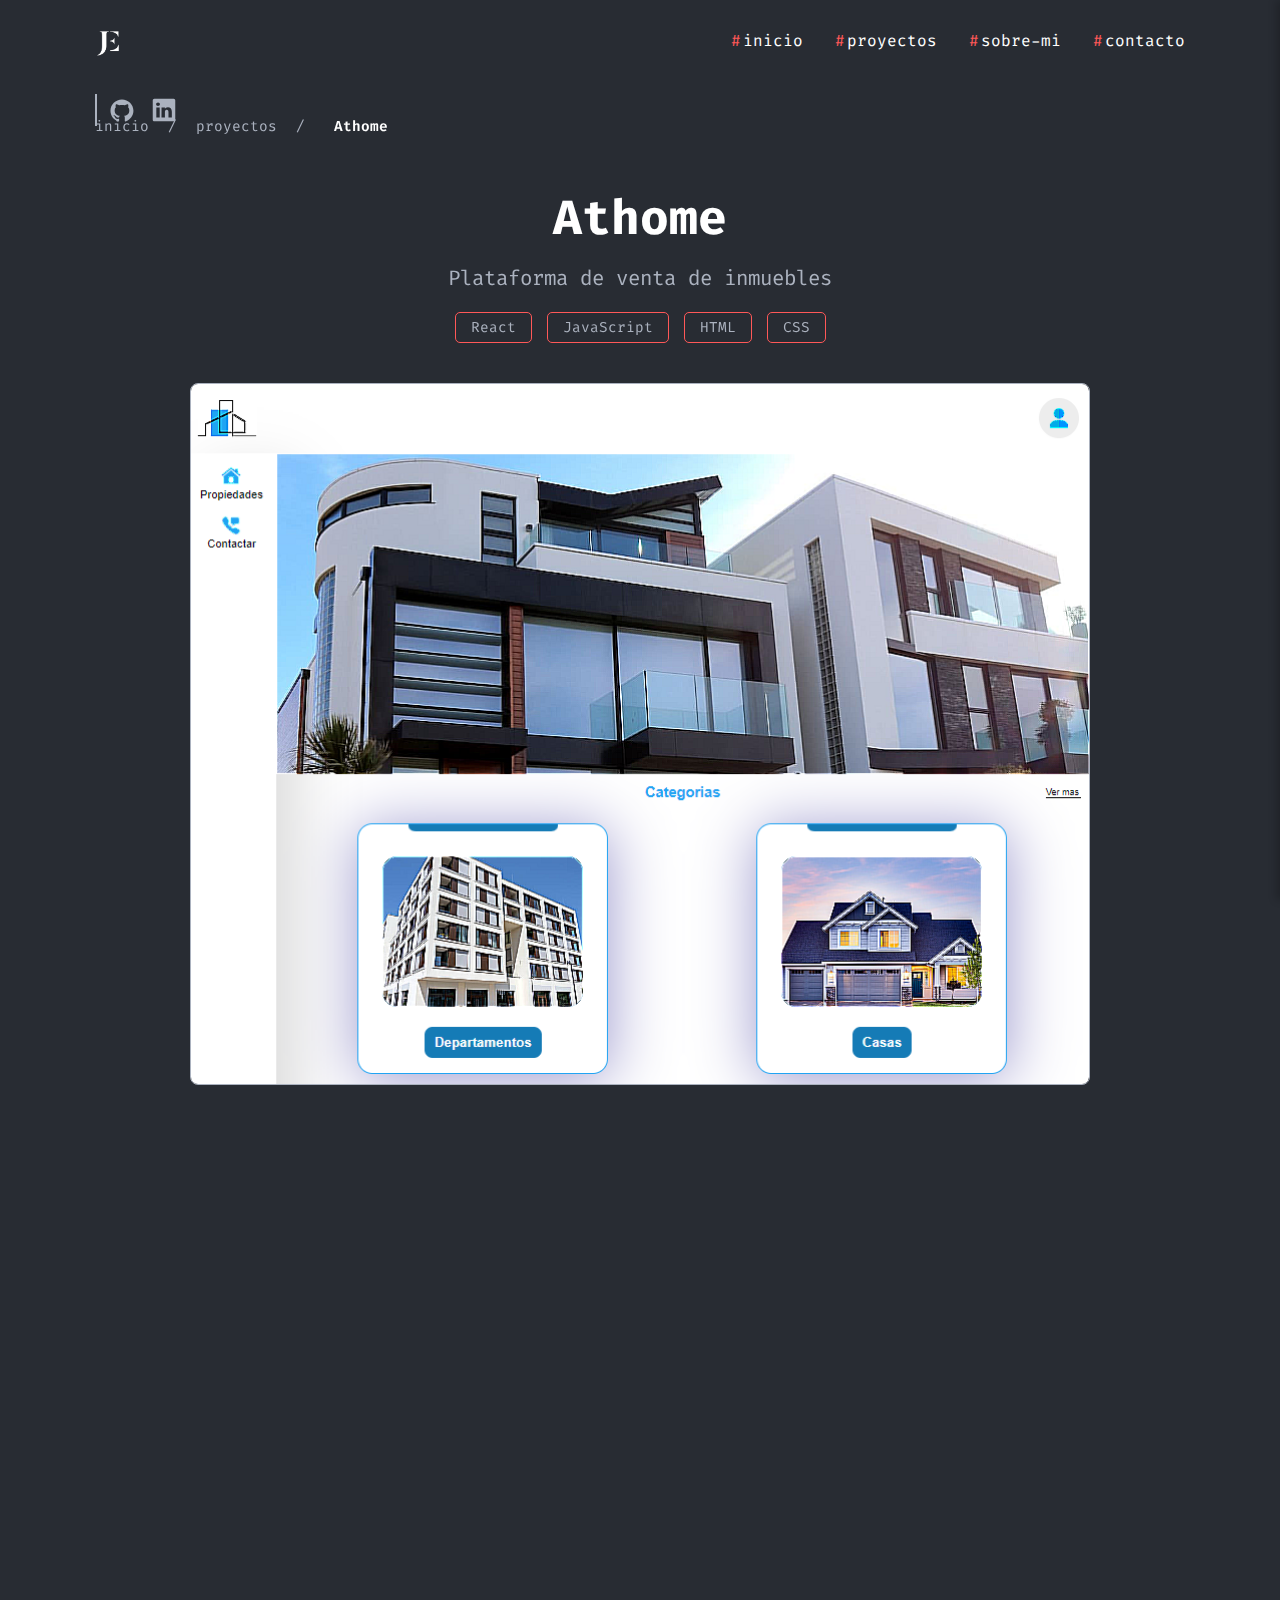
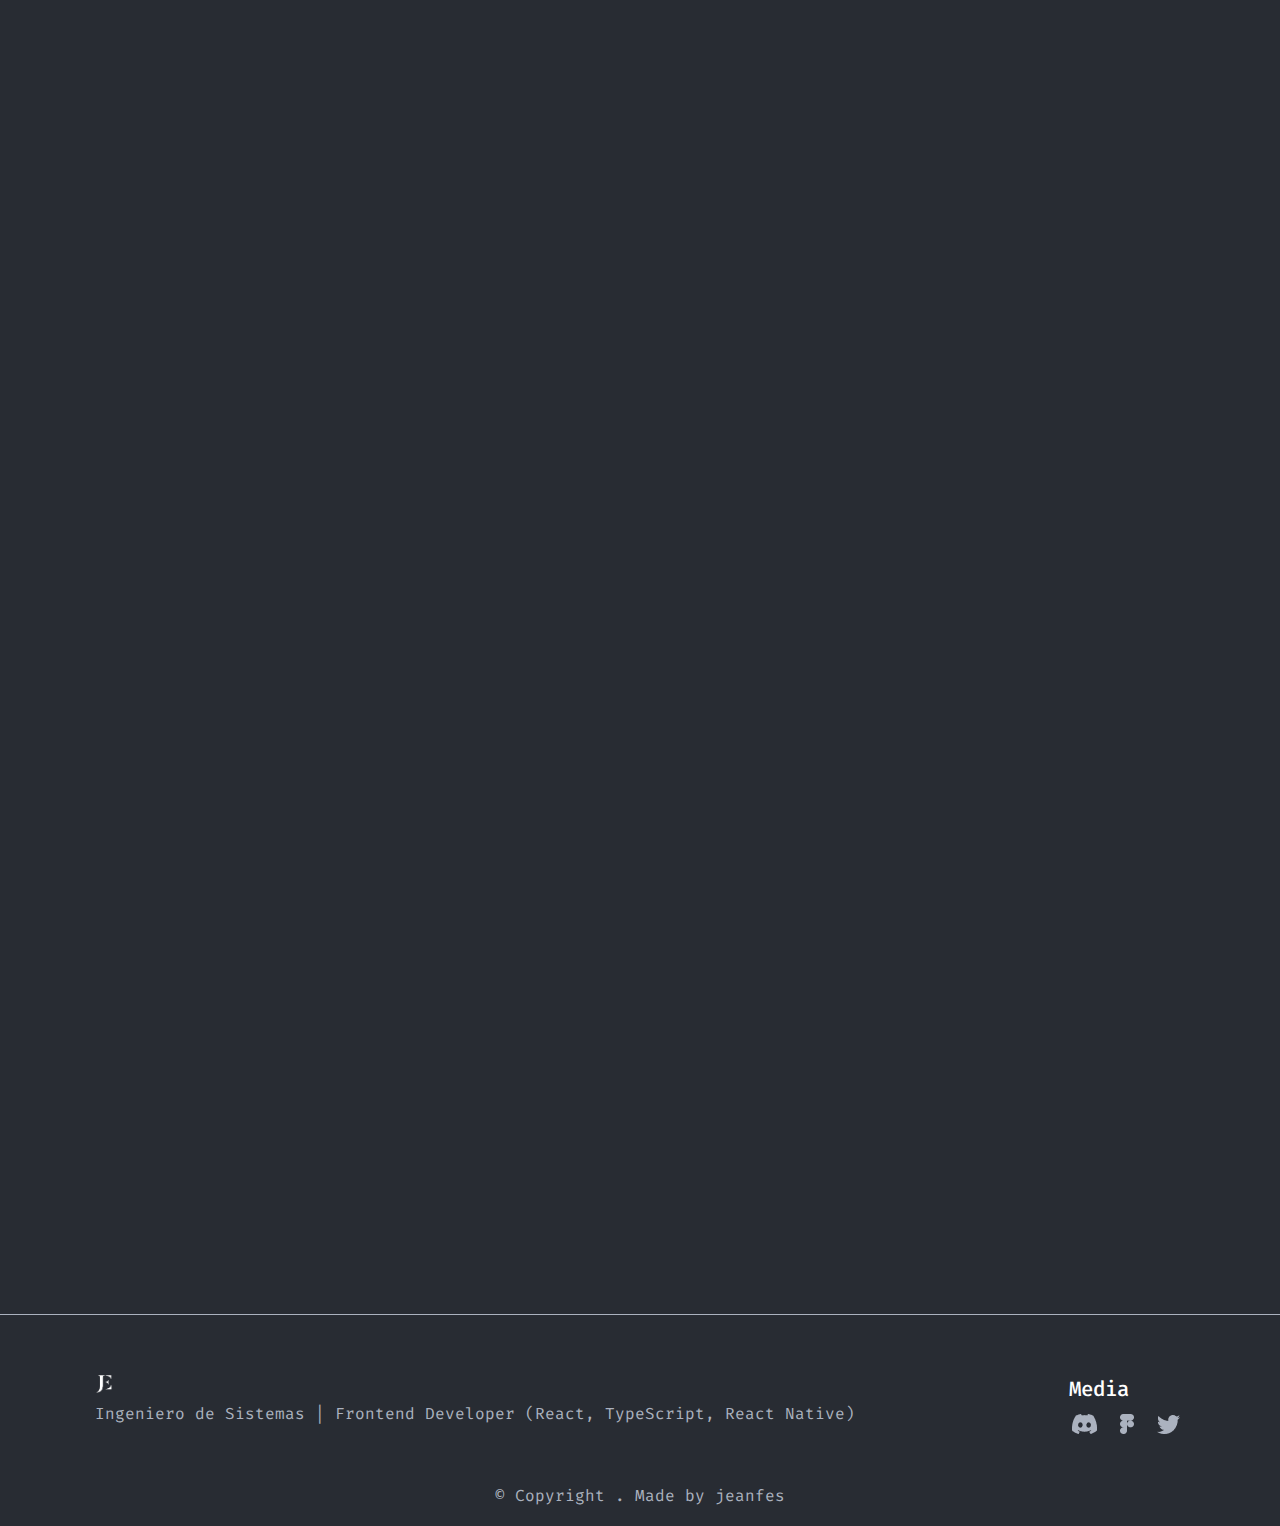
<file: pages/detalle-athome.html>
<!DOCTYPE html>
<html lang="es">

<head>
    <meta charset="UTF-8">
    <meta name="viewport" content="width=device-width, initial-scale=1.0">
    <link rel="preconnect" href="https://fonts.googleapis.com">
    <link rel="preconnect" href="https://fonts.gstatic.com" crossorigin>
    <link href="https://fonts.googleapis.com/css2?family=Fira+Code:wght@300;400;500;700&display=swap" rel="stylesheet">
    <link rel="stylesheet" href="https://unpkg.com/aos@next/dist/aos.css" />
    <link rel="stylesheet" href="../estilo.css">
    <link rel="stylesheet" href="../styles/proyecto-detalle.css">
    <title>Athome - Detalle del Proyecto</title>
</head>

<body>
    <section id="inicio" class="inicio">
        <div class="contenido">
            <header>
                <div class="logo">
                    <img src="../img/Logo_JE.png" alt="logo Jean Escobar">
                </div>
                <nav id="nav">
                    <a href="../index.html"><span>#</span>inicio</a>
                    <a href="./proyectos.html"><span>#</span>proyectos</a>
                    <a href="./sobre-mi.html"><span>#</span>sobre-mi</a>
                    <a href="./contacto.html"><span>#</span>contacto</a>
                </nav>
                <svg id="icon_menu" class="inactive" xmlns="http://www.w3.org/2000/svg" width="24" height="24"
                    viewBox="0 0 24 24" fill="none">
                    <rect y="5" width="24" height="2" fill="#D9D9D9" />
                    <rect x="9" y="12" width="15" height="2" fill="#D9D9D9" />
                </svg>
                <div id="menu_mobile">
                    <div class="header_menu-mobile">
                        <img src="../img/Logo_JE.png" alt="logo Jean Escobar">
                        <svg id="close_menu" xmlns="http://www.w3.org/2000/svg" width="24" height="24"
                            viewBox="0 0 24 24" fill="none">
                            <rect width="1" height="1" transform="matrix(1 0 0 -1 11 12)" fill="#D9D9D9" />
                            <rect x="3" y="19.9706" width="24" height="2" transform="rotate(-45 3 19.9706)"
                                fill="#D9D9D9" />
                            <rect x="4" y="3" width="24" height="2" transform="rotate(45 4 3)" fill="#D9D9D9" />
                        </svg>
                    </div>
                    <nav id="nav_mobile">
                        <a href="../index.html"><span>#</span>inicio</a>
                        <a href="./proyectos.html"><span>#</span>proyectos</a>
                        <a href="./sobre-mi.html"><span>#</span>sobre-mi</a>
                        <a href="./contacto.html"><span>#</span>contacto</a>
                    </nav>
                </div>
                <div class="social_container">
                    <span></span>
                    <a href="https://github.com/jeanfes" target="_blank">
                        <svg xmlns="http://www.w3.org/2000/svg" width="35" height="35" viewBox="0 0 32 32" fill="none">
                            <path class="cambiar-color" stroke="currentColor"
                                d="M15.5 6C9.69875 6 5 10.5882 5 16.2529C5 20.7899 8.00562 24.6219 12.1794 25.9804C12.7044 26.0701 12.9012 25.7625 12.9012 25.4934C12.9012 25.2499 12.8881 24.4425 12.8881 23.5838C10.25 24.058 9.5675 22.9558 9.3575 22.3791C9.23938 22.0843 8.7275 21.1743 8.28125 20.9308C7.91375 20.7386 7.38875 20.2644 8.26813 20.2516C9.095 20.2388 9.68563 20.9949 9.8825 21.3025C10.8275 22.8533 12.3369 22.4175 12.9406 22.1484C13.0325 21.4819 13.3081 21.0334 13.61 20.777C11.2737 20.5207 8.8325 19.6364 8.8325 15.7147C8.8325 14.5997 9.23938 13.6769 9.90875 12.9592C9.80375 12.7029 9.43625 11.6519 10.0138 10.2422C10.0138 10.2422 10.8931 9.97301 12.9012 11.2931C13.7413 11.0624 14.6338 10.947 15.5263 10.947C16.4188 10.947 17.3113 11.0624 18.1513 11.2931C20.1594 9.9602 21.0387 10.2422 21.0387 10.2422C21.6163 11.6519 21.2488 12.7029 21.1438 12.9592C21.8131 13.6769 22.22 14.5868 22.22 15.7147C22.22 19.6492 19.7656 20.5207 17.4294 20.777C17.81 21.0975 18.1381 21.7126 18.1381 22.6738C18.1381 24.0452 18.125 25.1474 18.125 25.4934C18.125 25.7625 18.3219 26.0829 18.8469 25.9804C20.9314 25.2935 22.7428 23.9854 24.026 22.2403C25.3092 20.4953 25.9996 18.4012 26 16.2529C26 10.5882 21.3013 6 15.5 6Z"
                                fill="#ABB2BF" />
                        </svg>
                    </a>
                    <a href="https://www.linkedin.com/in/jeanescobar10/" target="_blank">
                        <svg xmlns="http://www.w3.org/2000/svg" width="32" height="30" viewBox="0 0 32 32" fill="none">
                            <path class="cambiar-color" stroke="currentColor"
                                d="M4 5.719C4 4.7695 4.789 4 5.7625 4H26.2375C27.211 4 28 4.7695 28 5.719V26.281C28 27.2305 27.211 28 26.2375 28H5.7625C4.789 28 4 27.2305 4 26.281V5.719ZM11.4145 24.091V13.2535H7.813V24.091H11.4145ZM9.6145 11.773C10.87 11.773 11.6515 10.942 11.6515 9.901C11.629 8.8375 10.8715 8.029 9.6385 8.029C8.4055 8.029 7.6 8.839 7.6 9.901C7.6 10.942 8.3815 11.773 9.5905 11.773H9.6145ZM16.9765 24.091V18.0385C16.9765 17.7145 17.0005 17.3905 17.0965 17.1595C17.356 16.513 17.9485 15.8425 18.9445 15.8425C20.248 15.8425 20.7685 16.8355 20.7685 18.2935V24.091H24.37V17.875C24.37 14.545 22.594 12.997 20.224 12.997C18.313 12.997 17.4565 14.047 16.9765 14.7865V14.824H16.9525C16.9605 14.8115 16.9685 14.799 16.9765 14.7865V13.2535H13.3765C13.4215 14.2705 13.3765 24.091 13.3765 24.091H16.9765Z"
                                fill="#ABB2BF" />
                        </svg>
                    </a>
                </div>
            </header>

            <!-- Breadcrumb -->
            <div class="breadcrumb" data-aos="fade-right" data-aos-duration="400">
                <a href="../index.html">inicio</a>
                <span>/</span>
                <a href="./proyectos.html">proyectos</a>
                <span>/</span>
                <span class="current">Athome</span>
            </div>

            <!-- Hero del Proyecto -->
            <div class="proyecto-hero" data-aos="fade-up" data-aos-duration="600">
                <div class="proyecto-header">
                    <h1>Athome</h1>
                    <p class="proyecto-subtitulo">Plataforma de venta de inmuebles</p>
                    <div class="proyecto-tags">
                        <span class="tag">React</span>
                        <span class="tag">JavaScript</span>
                        <span class="tag">HTML</span>
                        <span class="tag">CSS</span>
                    </div>
                </div>

                <div class="proyecto-imagen-principal">
                    <img src="../img/athome.png" alt="Athome Preview">
                </div>
            </div>

            <!-- Información del Proyecto -->
            <div class="proyecto-info">
                <div class="info-section" data-aos="fade-up" data-aos-duration="600">
                    <h2><span>#</span>descripción</h2>
                    <p>
                        Athome es una aplicación web inmobiliaria moderna que conecta compradores y vendedores de
                        propiedades. La plataforma ofrece una experiencia intuitiva para buscar, filtrar y explorar
                        propiedades en venta o alquiler, con información detallada, galerías de imágenes y
                        herramientas de contacto directo con agentes.
                    </p>
                    <p>
                        El proyecto incluye funcionalidades avanzadas de búsqueda y filtrado, visualización de
                        propiedades en mapas interactivos, y un sistema de favoritos para que los usuarios puedan
                        guardar propiedades de interés.
                    </p>
                </div>

                <div class="info-section" data-aos="fade-up" data-aos-duration="700">
                    <h2><span>#</span>características-principales</h2>
                    <ul class="caracteristicas-lista">
                        <li>Búsqueda avanzada con múltiples filtros (precio, ubicación, tipo de propiedad, etc.)</li>
                        <li>Galerías de imágenes de alta calidad con navegación suave</li>
                        <li>Visualización de propiedades en mapas interactivos</li>
                        <li>Sistema de favoritos para guardar propiedades</li>
                        <li>Perfiles detallados de propiedades con especificaciones completas</li>
                        <li>Formularios de contacto con agentes inmobiliarios</li>
                        <li>Diseño responsive optimizado para móviles</li>
                    </ul>
                </div>

                <div class="info-section" data-aos="fade-up" data-aos-duration="800">
                    <h2><span>#</span>tecnologías-utilizadas</h2>
                    <div class="tecnologias-grid">
                        <div class="tech-item">
                            <h4>Frontend</h4>
                            <p>React, JavaScript ES6+, HTML5, CSS3</p>
                        </div>
                        <div class="tech-item">
                            <h4>UI/UX</h4>
                            <p>CSS Grid, Flexbox, Animaciones CSS</p>
                        </div>
                        <div class="tech-item">
                            <h4>Herramientas</h4>
                            <p>Vite, Git, GitHub</p>
                        </div>
                        <div class="tech-item">
                            <h4>Deployment</h4>
                            <p>Vercel</p>
                        </div>
                    </div>
                </div>

                <div class="info-section" data-aos="fade-up" data-aos-duration="900">
                    <h2><span>#</span>desafíos-y-soluciones</h2>
                    <div class="desafios">
                        <div class="desafio-item">
                            <h4>Optimización de Imágenes</h4>
                            <p>
                                Implementé técnicas de lazy-loading y compresión de imágenes para garantizar
                                tiempos de carga rápidos sin sacrificar la calidad visual de las galerías de
                                propiedades.
                            </p>
                        </div>
                        <div class="desafio-item">
                            <h4>Sistema de Filtrado Complejo</h4>
                            <p>
                                Desarrollé un sistema de filtrado robusto y eficiente que permite a los usuarios
                                combinar múltiples criterios de búsqueda y obtener resultados instantáneos con
                                una interfaz intuitiva.
                            </p>
                        </div>
                        <div class="desafio-item">
                            <h4>Experiencia de Usuario</h4>
                            <p>
                                Diseñé e implementé una interfaz centrada en el usuario con navegación fluida,
                                transiciones suaves y feedback visual inmediato para todas las interacciones.
                            </p>
                        </div>
                    </div>
                </div>

                <div class="proyecto-links" data-aos="fade-up" data-aos-duration="1000">
                    <a href="https://jeanfes-athome.vercel.app/" target="_blank" class="animated-button">
                        <span>Ver Proyecto en Vivo</span>
                        <span></span>
                    </a>
                    <a href="./proyectos.html" class="btn-volver">
                        ← Volver a Proyectos
                    </a>
                </div>
            </div>
        </div>
    </section>

    <footer>
        <section>
            <div>
                <article class="logo_footer_container">
                    <img src="../img/Logo_JE.png" alt="">
                </article>
                <p>Ingeniero de Sistemas | Frontend Developer (React, TypeScript, React Native)</p>
            </div>
            <div class="media_container">
                <h5>Media</h5>
                <a href="https://discord.gg/cxKRNrsx" target="_blank"><img src="../img/Discord.png" alt=""></a>
                <a href="https://www.figma.com/files/user/1075955596408129265?fuid=1075955596408129265"
                    target="_blank"><img src="../img/Figma.png" alt=""></a>
                <a href="https://twitter.com/JEANFES10" target="_blank"><img src="../img/Twitter.png" alt=""></a>
            </div>
        </section>
        <p>© Copyright <span id="current-year"></span>. Made by jeanfes</p>
    </footer>

    <script src="https://unpkg.com/aos@next/dist/aos.js"></script>
    <script>
        AOS.init();
    </script>
    <script src="../app.js"></script>
</body>

</html>
</file>
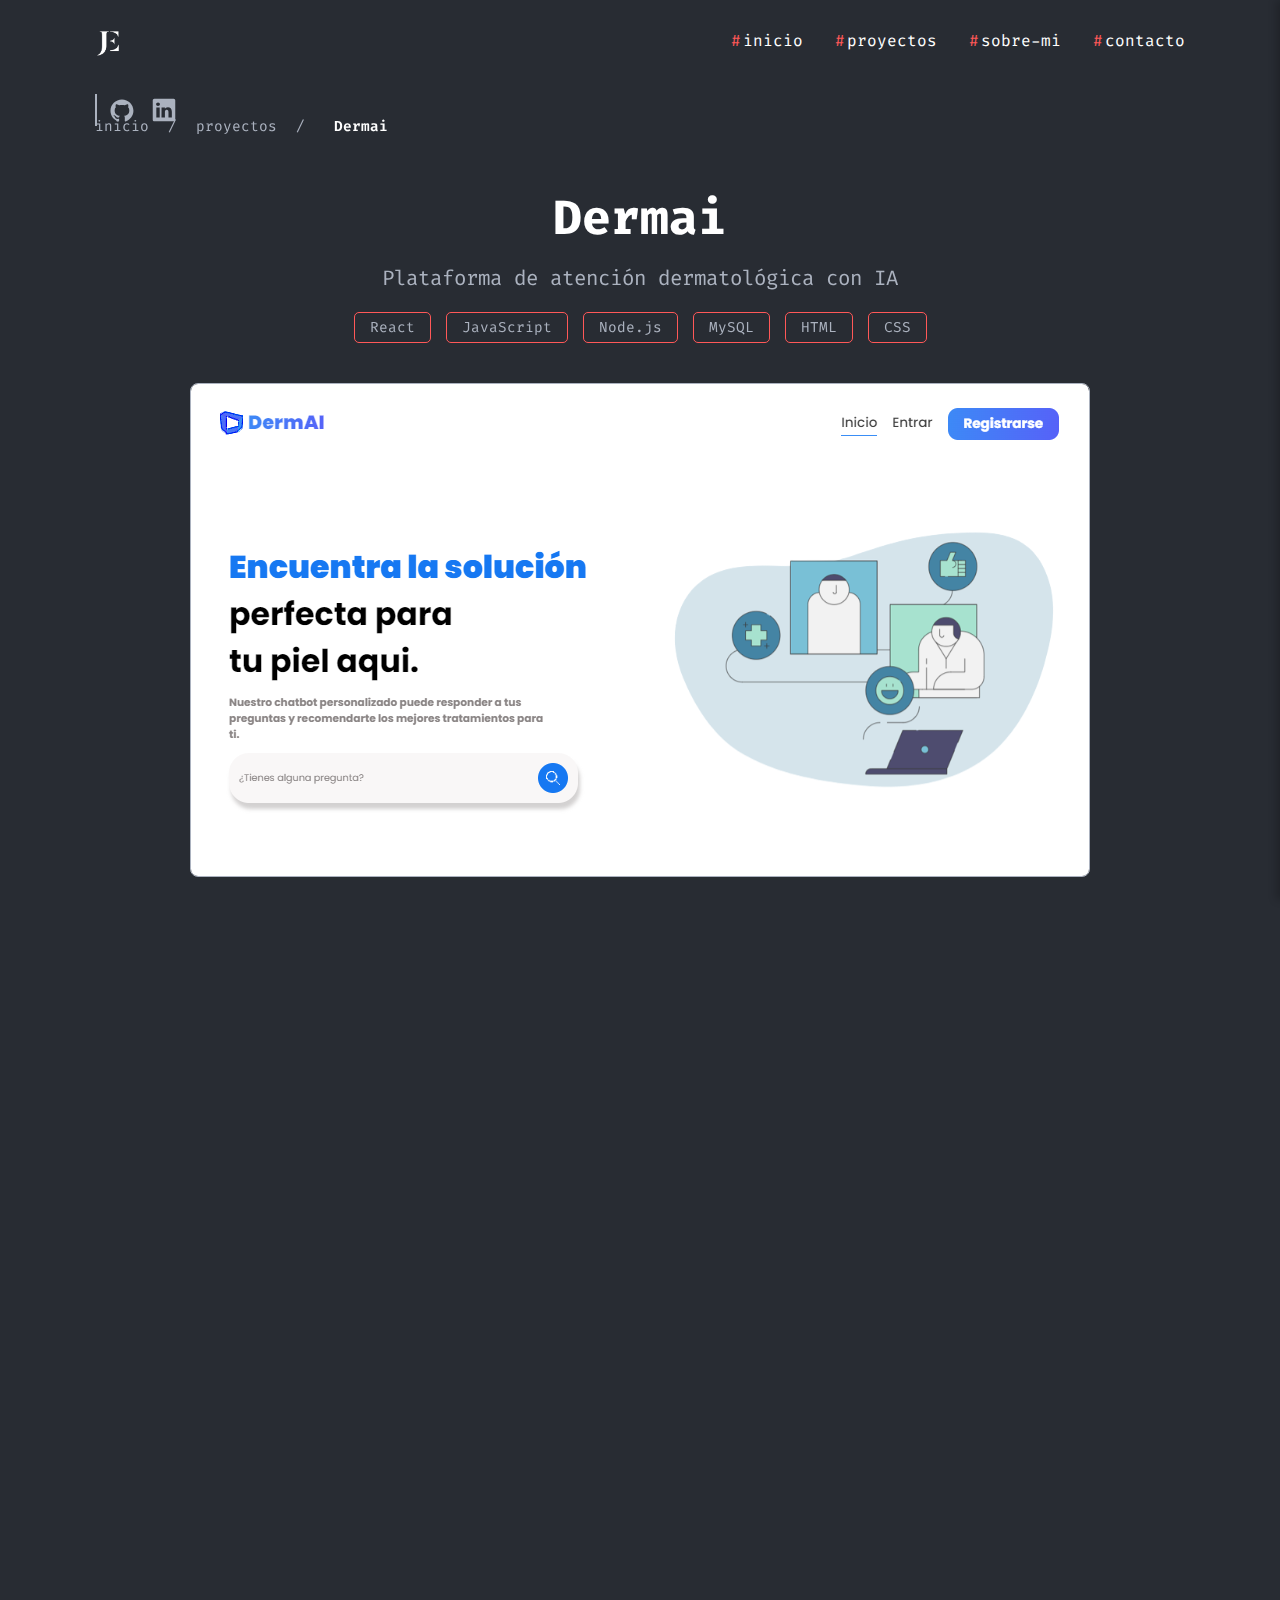
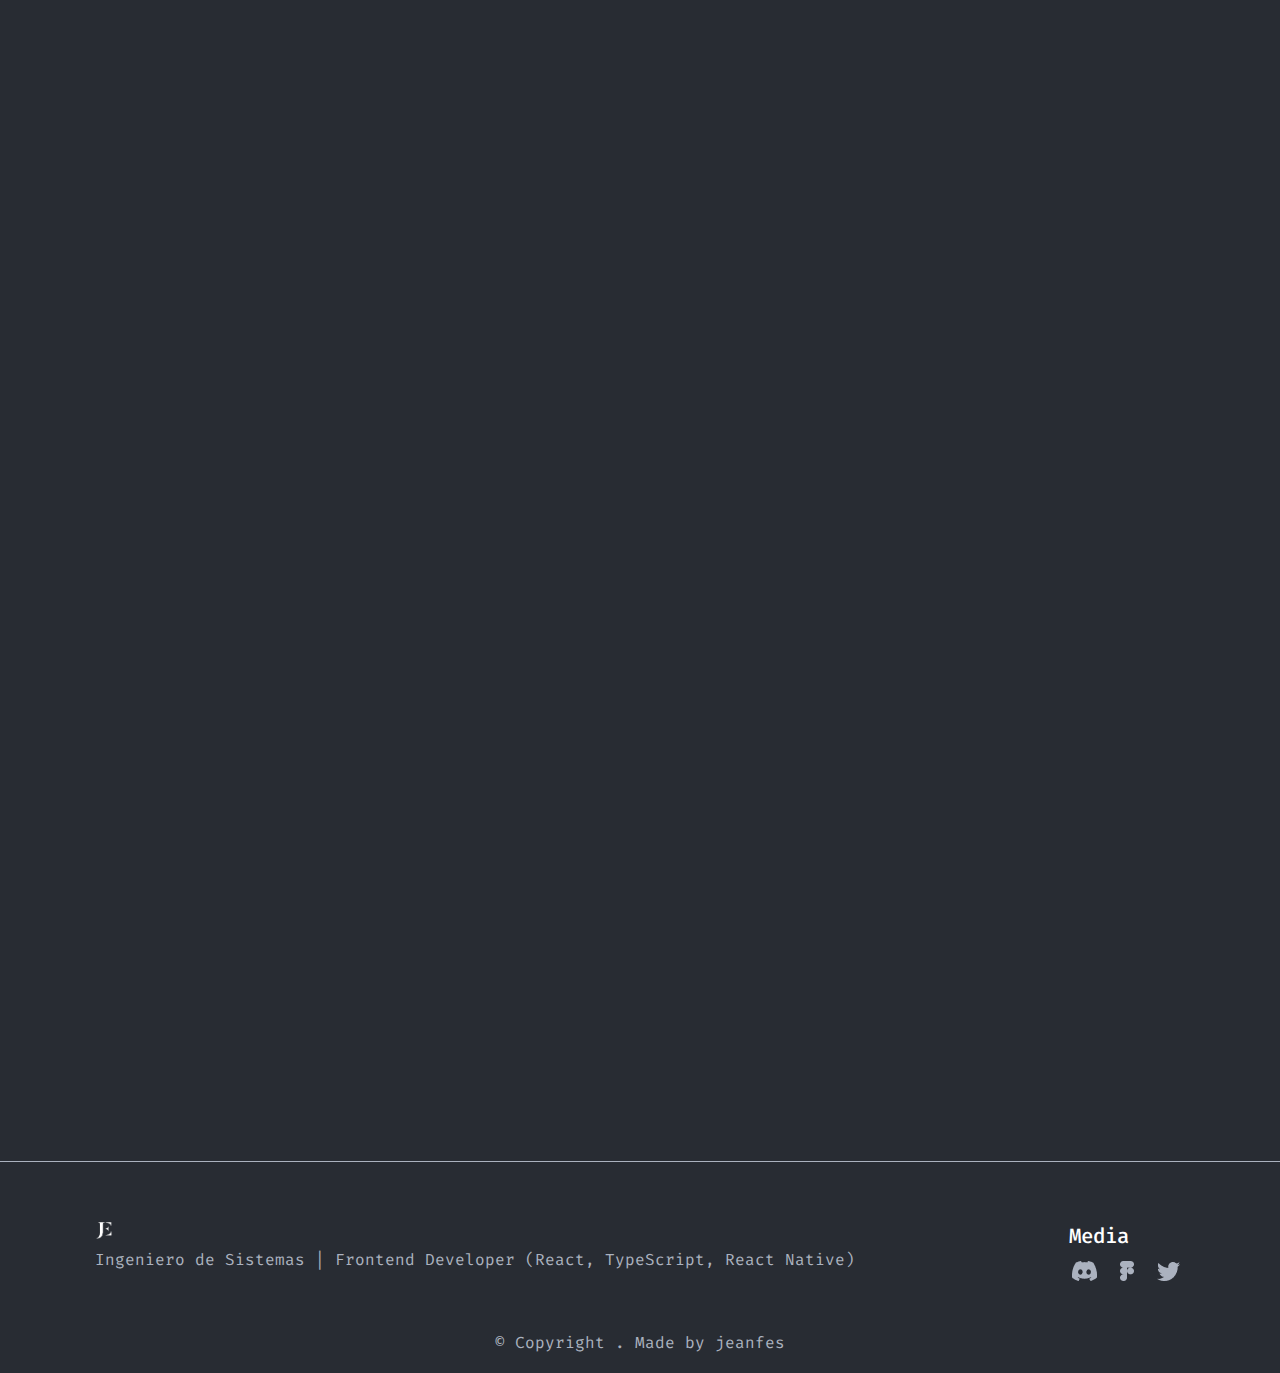
<file: pages/detalle-dermai.html>
<!DOCTYPE html>
<html lang="es">

<head>
    <meta charset="UTF-8">
    <meta name="viewport" content="width=device-width, initial-scale=1.0">
    <link rel="preconnect" href="https://fonts.googleapis.com">
    <link rel="preconnect" href="https://fonts.gstatic.com" crossorigin>
    <link href="https://fonts.googleapis.com/css2?family=Fira+Code:wght@300;400;500;700&display=swap" rel="stylesheet">
    <link rel="stylesheet" href="https://unpkg.com/aos@next/dist/aos.css" />
    <link rel="stylesheet" href="../estilo.css">
    <link rel="stylesheet" href="../styles/proyecto-detalle.css">
    <title>Dermai - Detalle del Proyecto</title>
</head>

<body>
    <section id="inicio" class="inicio">
        <div class="contenido">
            <header>
                <div class="logo">
                    <img src="../img/Logo_JE.png" alt="logo Jean Escobar">
                </div>
                <nav id="nav">
                    <a href="../index.html"><span>#</span>inicio</a>
                    <a href="./proyectos.html"><span>#</span>proyectos</a>
                    <a href="./sobre-mi.html"><span>#</span>sobre-mi</a>
                    <a href="./contacto.html"><span>#</span>contacto</a>
                </nav>
                <svg id="icon_menu" class="inactive" xmlns="http://www.w3.org/2000/svg" width="24" height="24"
                    viewBox="0 0 24 24" fill="none">
                    <rect y="5" width="24" height="2" fill="#D9D9D9" />
                    <rect x="9" y="12" width="15" height="2" fill="#D9D9D9" />
                </svg>
                <div id="menu_mobile">
                    <div class="header_menu-mobile">
                        <img src="../img/Logo_JE.png" alt="logo Jean Escobar">
                        <svg id="close_menu" xmlns="http://www.w3.org/2000/svg" width="24" height="24"
                            viewBox="0 0 24 24" fill="none">
                            <rect width="1" height="1" transform="matrix(1 0 0 -1 11 12)" fill="#D9D9D9" />
                            <rect x="3" y="19.9706" width="24" height="2" transform="rotate(-45 3 19.9706)"
                                fill="#D9D9D9" />
                            <rect x="4" y="3" width="24" height="2" transform="rotate(45 4 3)" fill="#D9D9D9" />
                        </svg>
                    </div>
                    <nav id="nav_mobile">
                        <a href="../index.html"><span>#</span>inicio</a>
                        <a href="./proyectos.html"><span>#</span>proyectos</a>
                        <a href="./sobre-mi.html"><span>#</span>sobre-mi</a>
                        <a href="./contacto.html"><span>#</span>contacto</a>
                    </nav>
                </div>
                <div class="social_container">
                    <span></span>
                    <a href="https://github.com/jeanfes" target="_blank">
                        <svg xmlns="http://www.w3.org/2000/svg" width="35" height="35" viewBox="0 0 32 32" fill="none">
                            <path class="cambiar-color" stroke="currentColor"
                                d="M15.5 6C9.69875 6 5 10.5882 5 16.2529C5 20.7899 8.00562 24.6219 12.1794 25.9804C12.7044 26.0701 12.9012 25.7625 12.9012 25.4934C12.9012 25.2499 12.8881 24.4425 12.8881 23.5838C10.25 24.058 9.5675 22.9558 9.3575 22.3791C9.23938 22.0843 8.7275 21.1743 8.28125 20.9308C7.91375 20.7386 7.38875 20.2644 8.26813 20.2516C9.095 20.2388 9.68563 20.9949 9.8825 21.3025C10.8275 22.8533 12.3369 22.4175 12.9406 22.1484C13.0325 21.4819 13.3081 21.0334 13.61 20.777C11.2737 20.5207 8.8325 19.6364 8.8325 15.7147C8.8325 14.5997 9.23938 13.6769 9.90875 12.9592C9.80375 12.7029 9.43625 11.6519 10.0138 10.2422C10.0138 10.2422 10.8931 9.97301 12.9012 11.2931C13.7413 11.0624 14.6338 10.947 15.5263 10.947C16.4188 10.947 17.3113 11.0624 18.1513 11.2931C20.1594 9.9602 21.0387 10.2422 21.0387 10.2422C21.6163 11.6519 21.2488 12.7029 21.1438 12.9592C21.8131 13.6769 22.22 14.5868 22.22 15.7147C22.22 19.6492 19.7656 20.5207 17.4294 20.777C17.81 21.0975 18.1381 21.7126 18.1381 22.6738C18.1381 24.0452 18.125 25.1474 18.125 25.4934C18.125 25.7625 18.3219 26.0829 18.8469 25.9804C20.9314 25.2935 22.7428 23.9854 24.026 22.2403C25.3092 20.4953 25.9996 18.4012 26 16.2529C26 10.5882 21.3013 6 15.5 6Z"
                                fill="#ABB2BF" />
                        </svg>
                    </a>
                    <a href="https://www.linkedin.com/in/jeanescobar10/" target="_blank">
                        <svg xmlns="http://www.w3.org/2000/svg" width="32" height="30" viewBox="0 0 32 32" fill="none">
                            <path class="cambiar-color" stroke="currentColor"
                                d="M4 5.719C4 4.7695 4.789 4 5.7625 4H26.2375C27.211 4 28 4.7695 28 5.719V26.281C28 27.2305 27.211 28 26.2375 28H5.7625C4.789 28 4 27.2305 4 26.281V5.719ZM11.4145 24.091V13.2535H7.813V24.091H11.4145ZM9.6145 11.773C10.87 11.773 11.6515 10.942 11.6515 9.901C11.629 8.8375 10.8715 8.029 9.6385 8.029C8.4055 8.029 7.6 8.839 7.6 9.901C7.6 10.942 8.3815 11.773 9.5905 11.773H9.6145ZM16.9765 24.091V18.0385C16.9765 17.7145 17.0005 17.3905 17.0965 17.1595C17.356 16.513 17.9485 15.8425 18.9445 15.8425C20.248 15.8425 20.7685 16.8355 20.7685 18.2935V24.091H24.37V17.875C24.37 14.545 22.594 12.997 20.224 12.997C18.313 12.997 17.4565 14.047 16.9765 14.7865V14.824H16.9525C16.9605 14.8115 16.9685 14.799 16.9765 14.7865V13.2535H13.3765C13.4215 14.2705 13.3765 24.091 13.3765 24.091H16.9765Z"
                                fill="#ABB2BF" />
                        </svg>
                    </a>
                </div>
            </header>

            <!-- Breadcrumb -->
            <div class="breadcrumb" data-aos="fade-right" data-aos-duration="400">
                <a href="../index.html">inicio</a>
                <span>/</span>
                <a href="./proyectos.html">proyectos</a>
                <span>/</span>
                <span class="current">Dermai</span>
            </div>

            <!-- Hero del Proyecto -->
            <div class="proyecto-hero" data-aos="fade-up" data-aos-duration="600">
                <div class="proyecto-header">
                    <h1>Dermai</h1>
                    <p class="proyecto-subtitulo">Plataforma de atención dermatológica con IA</p>
                    <div class="proyecto-tags">
                        <span class="tag">React</span>
                        <span class="tag">JavaScript</span>
                        <span class="tag">Node.js</span>
                        <span class="tag">MySQL</span>
                        <span class="tag">HTML</span>
                        <span class="tag">CSS</span>
                    </div>
                </div>

                <div class="proyecto-imagen-principal">
                    <img src="../img/dermai.png" alt="Dermai Preview">
                </div>
            </div>

            <!-- Información del Proyecto -->
            <div class="proyecto-info">
                <div class="info-section" data-aos="fade-up" data-aos-duration="600">
                    <h2><span>#</span>descripción</h2>
                    <p>
                        Dermai es una aplicación web innovadora que utiliza inteligencia artificial para proporcionar
                        diagnósticos dermatológicos preliminares. La plataforma permite a los usuarios subir imágenes
                        de afecciones cutáneas y recibir análisis automatizados, conectándolos posteriormente con
                        dermatólogos certificados para seguimiento profesional.
                    </p>
                    <p>
                        El proyecto integra un sistema de gestión de pacientes, historial médico digital y
                        programación de citas, todo dentro de una interfaz intuitiva y segura que cumple con
                        los estándares de privacidad médica.
                    </p>
                </div>

                <div class="info-section" data-aos="fade-up" data-aos-duration="700">
                    <h2><span>#</span>características-principales</h2>
                    <ul class="caracteristicas-lista">
                        <li>Análisis dermatológico asistido por IA</li>
                        <li>Sistema de gestión de pacientes y expedientes médicos</li>
                        <li>Programación de citas con dermatólogos</li>
                        <li>Chat en tiempo real con profesionales de la salud</li>
                        <li>Historial médico digital seguro y encriptado</li>
                        <li>Dashboard para seguimiento de tratamientos</li>
                        <li>Notificaciones de recordatorios de citas</li>
                    </ul>
                </div>

                <div class="info-section" data-aos="fade-up" data-aos-duration="800">
                    <h2><span>#</span>tecnologías-utilizadas</h2>
                    <div class="tecnologias-grid">
                        <div class="tech-item">
                            <h4>Frontend</h4>
                            <p>React, JavaScript ES6+, HTML5, CSS3</p>
                        </div>
                        <div class="tech-item">
                            <h4>Backend</h4>
                            <p>Node.js, Express</p>
                        </div>
                        <div class="tech-item">
                            <h4>Base de Datos</h4>
                            <p>MySQL</p>
                        </div>
                        <div class="tech-item">
                            <h4>Herramientas</h4>
                            <p>Git, GitHub, Postman</p>
                        </div>
                        <div class="tech-item">
                            <h4>Deployment</h4>
                            <p>Vercel</p>
                        </div>
                    </div>
                </div>

                <div class="info-section" data-aos="fade-up" data-aos-duration="900">
                    <h2><span>#</span>desafíos-y-soluciones</h2>
                    <div class="desafios">
                        <div class="desafio-item">
                            <h4>Integración con IA</h4>
                            <p>
                                Implementé un sistema robusto de procesamiento de imágenes que se comunica con
                                modelos de IA para análisis dermatológico, optimizando la carga y procesamiento
                                para mantener tiempos de respuesta bajos.
                            </p>
                        </div>
                        <div class="desafio-item">
                            <h4>Seguridad de Datos Médicos</h4>
                            <p>
                                Desarrollé un sistema de autenticación y autorización completo con encriptación
                                de datos sensibles, cumpliendo con normativas de privacidad médica y protección
                                de información del paciente.
                            </p>
                        </div>
                        <div class="desafio-item">
                            <h4>Arquitectura Full-Stack</h4>
                            <p>
                                Diseñé e implementé una arquitectura cliente-servidor escalable con API RESTful,
                                gestión eficiente de estado en el frontend y optimización de consultas a la
                                base de datos.
                            </p>
                        </div>
                    </div>
                </div>

                <div class="proyecto-links" data-aos="fade-up" data-aos-duration="1000">
                    <a href="https://derm-ai-jeanfes.vercel.app/" target="_blank" class="animated-button">
                        <span>Ver Proyecto en Vivo</span>
                        <span></span>
                    </a>
                    <a href="./proyectos.html" class="btn-volver">
                        ← Volver a Proyectos
                    </a>
                </div>
            </div>
        </div>
    </section>

    <footer>
        <section>
            <div>
                <article class="logo_footer_container">
                    <img src="../img/Logo_JE.png" alt="">
                </article>
                <p>Ingeniero de Sistemas | Frontend Developer (React, TypeScript, React Native)</p>
            </div>
            <div class="media_container">
                <h5>Media</h5>
                <a href="https://discord.gg/cxKRNrsx" target="_blank"><img src="../img/Discord.png" alt=""></a>
                <a href="https://www.figma.com/files/user/1075955596408129265?fuid=1075955596408129265"
                    target="_blank"><img src="../img/Figma.png" alt=""></a>
                <a href="https://twitter.com/JEANFES10" target="_blank"><img src="../img/Twitter.png" alt=""></a>
            </div>
        </section>
        <p>© Copyright <span id="current-year"></span>. Made by jeanfes</p>
    </footer>

    <script src="https://unpkg.com/aos@next/dist/aos.js"></script>
    <script>
        AOS.init();
    </script>
    <script src="../app.js"></script>
</body>

</html>
</file>
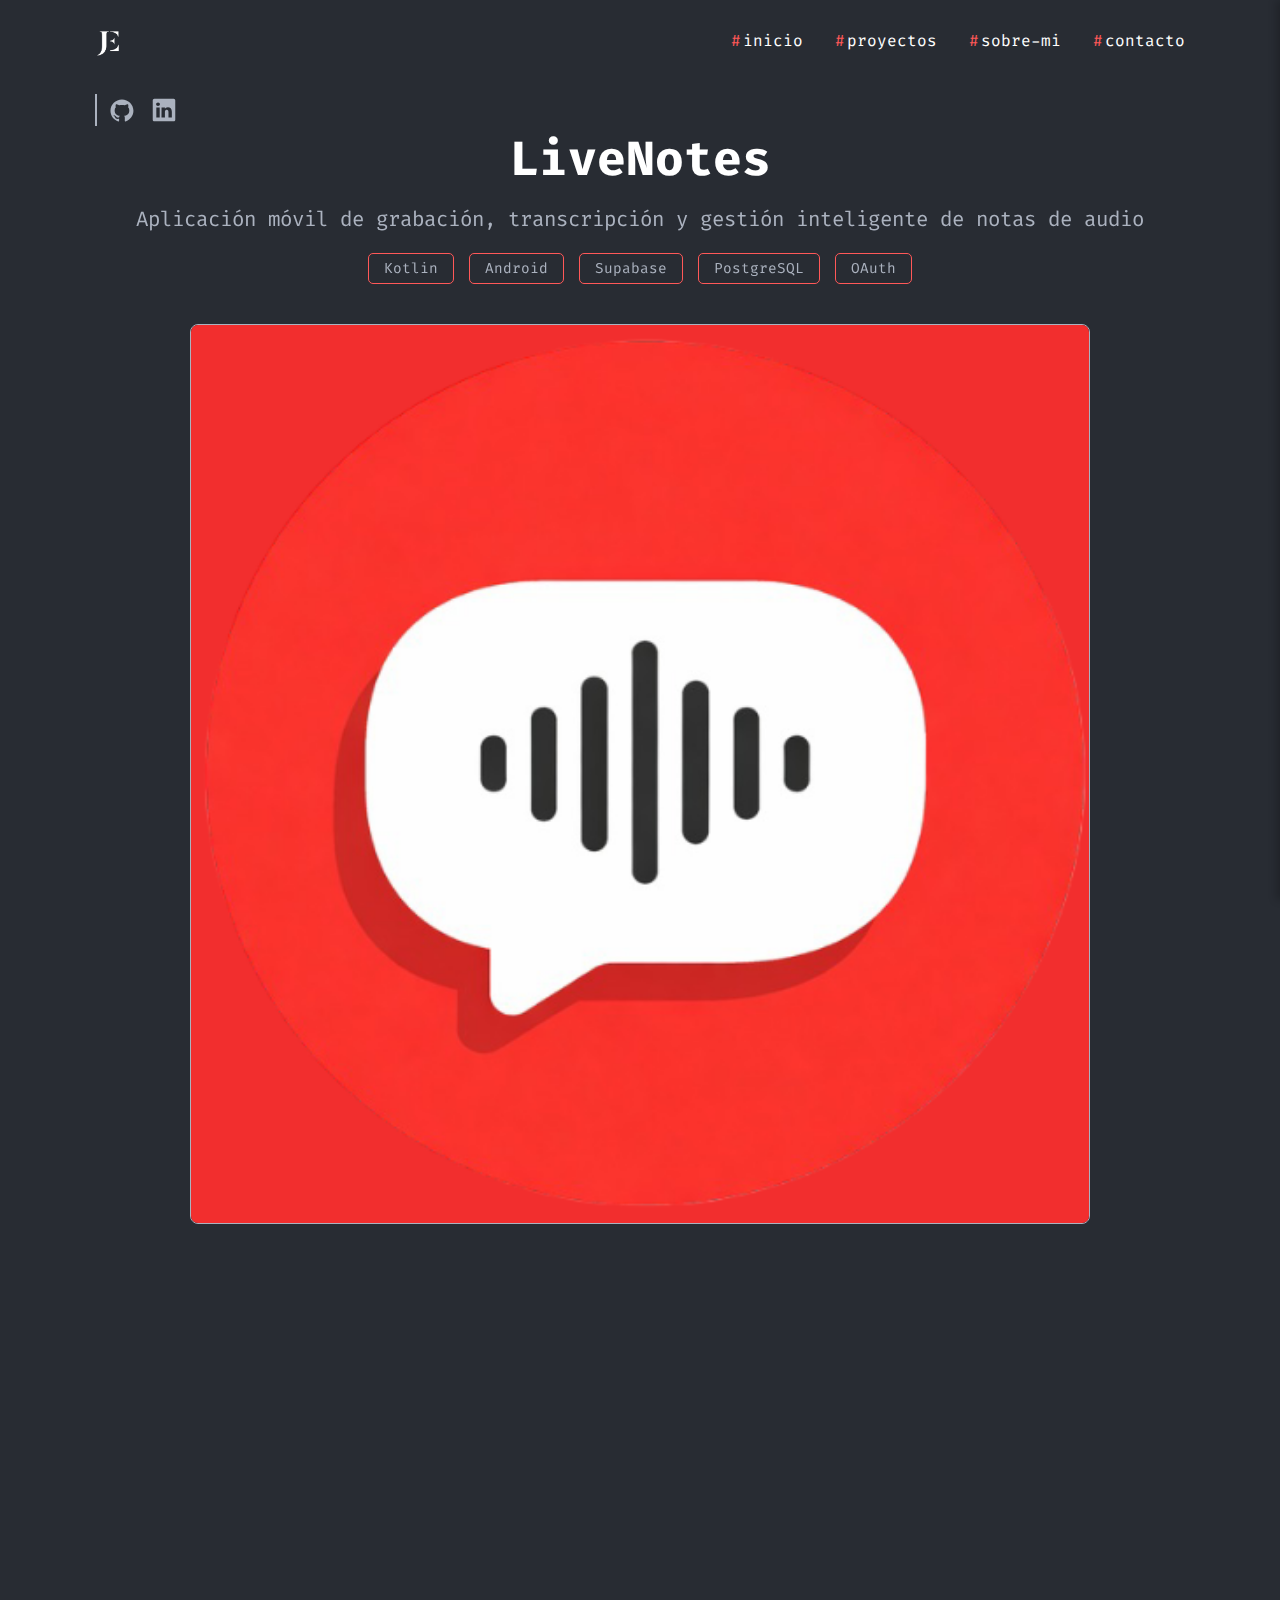
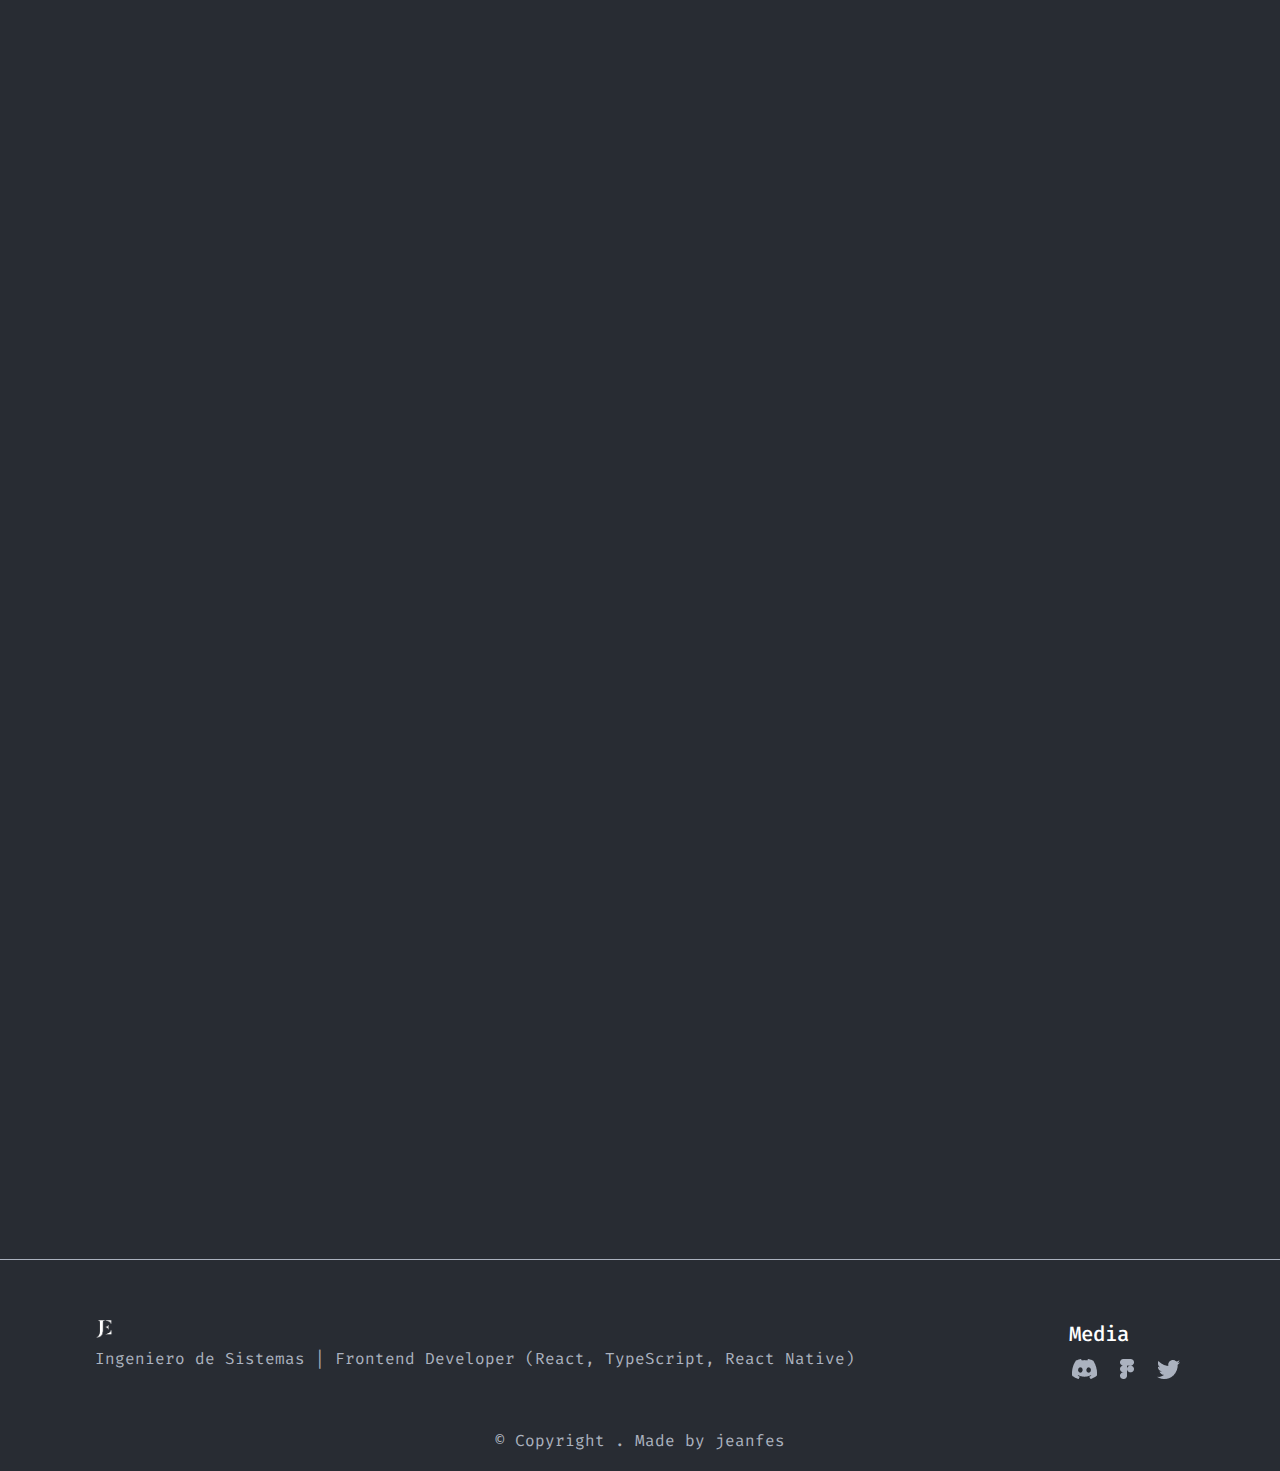
<file: pages/detalle-livenotes.html>
<!DOCTYPE html>
<html lang="es">

<head>
    <meta charset="UTF-8">
    <meta name="viewport" content="width=device-width, initial-scale=1.0">
    <link rel="preconnect" href="https://fonts.googleapis.com">
    <link rel="preconnect" href="https://fonts.gstatic.com" crossorigin>
    <link href="https://fonts.googleapis.com/css2?family=Fira+Code:wght@300;400;500;700&display=swap" rel="stylesheet">
    <link rel="stylesheet" href="https://unpkg.com/aos@next/dist/aos.css" />
    <link rel="stylesheet" href="../estilo.css">
    <link rel="stylesheet" href="../styles/proyecto-detalle.css">
    <title>LiveNotes - Detalle del Proyecto</title>
</head>

<body>
    <section id="inicio" class="inicio">
        <div class="contenido">
            <header>
                <div class="logo">
                    <img src="../img/Logo_JE.png" alt="logo Jean Escobar">
                </div>
                <nav id="nav">
                    <a href="../index.html"><span>#</span>inicio</a>
                    <a href="./proyectos.html"><span>#</span>proyectos</a>
                    <a href="./sobre-mi.html"><span>#</span>sobre-mi</a>
                    <a href="./contacto.html"><span>#</span>contacto</a>
                </nav>
                <svg id="icon_menu" class="inactive" xmlns="http://www.w3.org/2000/svg" width="24" height="24"
                    viewBox="0 0 24 24" fill="none">
                    <rect y="5" width="24" height="2" fill="#D9D9D9" />
                    <rect x="9" y="12" width="15" height="2" fill="#D9D9D9" />
                </svg>
                <div id="menu_mobile">
                    <div class="header_menu-mobile">
                        <img src="../img/Logo_JE.png" alt="logo Jean Escobar">
                        <svg id="close_menu" xmlns="http://www.w3.org/2000/svg" width="24" height="24"
                            viewBox="0 0 24 24" fill="none">
                            <rect width="1" height="1" transform="matrix(1 0 0 -1 11 12)" fill="#D9D9D9" />
                            <rect x="3" y="19.9706" width="24" height="2" transform="rotate(-45 3 19.9706)"
                                fill="#D9D9D9" />
                            <rect x="4" y="3" width="24" height="2" transform="rotate(45 4 3)" fill="#D9D9D9" />
                        </svg>
                    </div>
                    <nav id="nav_mobile">
                        <a href="../index.html"><span>#</span>inicio</a>
                        <a href="./proyectos.html"><span>#</span>proyectos</a>
                        <a href="./sobre-mi.html"><span>#</span>sobre-mi</a>
                        <a href="./contacto.html"><span>#</span>contacto</a>
                    </nav>
                </div>
                <div class="social_container">
                    <span></span>
                    <a href="https://github.com/jeanfes" target="_blank">
                        <svg xmlns="http://www.w3.org/2000/svg" width="35" height="35" viewBox="0 0 32 32" fill="none">
                            <path class="cambiar-color" stroke="currentColor"
                                d="M15.5 6C9.69875 6 5 10.5882 5 16.2529C5 20.7899 8.00562 24.6219 12.1794 25.9804C12.7044 26.0701 12.9012 25.7625 12.9012 25.4934C12.9012 25.2499 12.8881 24.4425 12.8881 23.5838C10.25 24.058 9.5675 22.9558 9.3575 22.3791C9.23938 22.0843 8.7275 21.1743 8.28125 20.9308C7.91375 20.7386 7.38875 20.2644 8.26813 20.2516C9.095 20.2388 9.68563 20.9949 9.8825 21.3025C10.8275 22.8533 12.3369 22.4175 12.9406 22.1484C13.0325 21.4819 13.3081 21.0334 13.61 20.777C11.2737 20.5207 8.8325 19.6364 8.8325 15.7147C8.8325 14.5997 9.23938 13.6769 9.90875 12.9592C9.80375 12.7029 9.43625 11.6519 10.0138 10.2422C10.0138 10.2422 10.8931 9.97301 12.9012 11.2931C13.7413 11.0624 14.6338 10.947 15.5263 10.947C16.4188 10.947 17.3113 11.0624 18.1513 11.2931C20.1594 9.9602 21.0387 10.2422 21.0387 10.2422C21.6163 11.6519 21.2488 12.7029 21.1438 12.9592C21.8131 13.6769 22.22 14.5868 22.22 15.7147C22.22 19.6492 19.7656 20.5207 17.4294 20.777C17.81 21.0975 18.1381 21.7126 18.1381 22.6738C18.1381 24.0452 18.125 25.1474 18.125 25.4934C18.125 25.7625 18.3219 26.0829 18.8469 25.9804C20.9314 25.2935 22.7428 23.9854 24.026 22.2403C25.3092 20.4953 25.9996 18.4012 26 16.2529C26 10.5882 21.3013 6 15.5 6Z"
                                fill="#ABB2BF" />
                        </svg>
                    </a>
                    <a href="https://www.linkedin.com/in/jeanescobar10/" target="_blank">
                        <svg xmlns="http://www.w3.org/2000/svg" width="32" height="30" viewBox="0 0 32 32" fill="none">
                            <path class="cambiar-color" stroke="currentColor"
                                d="M4 5.719C4 4.7695 4.789 4 5.7625 4H26.2375C27.211 4 28 4.7695 28 5.719V26.281C28 27.2305 27.211 28 26.2375 28H5.7625C4.789 28 4 27.2305 4 26.281V5.719ZM11.4145 24.091V13.2535H7.813V24.091H11.4145ZM9.6145 11.773C10.87 11.773 11.6515 10.942 11.6515 9.901C11.629 8.8375 10.8715 8.029 9.6385 8.029C8.4055 8.029 7.6 8.839 7.6 9.901C7.6 10.942 8.3815 11.773 9.5905 11.773H9.6145ZM16.9765 24.091V18.0385C16.9765 17.7145 17.0005 17.3905 17.0965 17.1595C17.356 16.513 17.9485 15.8425 18.9445 15.8425C20.248 15.8425 20.7685 16.8355 20.7685 18.2935V24.091H24.37V17.875C24.37 14.545 22.594 12.997 20.224 12.997C18.313 12.997 17.4565 14.047 16.9765 14.7865V14.824H16.9525C16.9605 14.8115 16.9685 14.799 16.9765 14.7865V13.2535H13.3765C13.4215 14.2705 13.3765 24.091 13.3765 24.091H16.9765Z"
                                fill="#ABB2BF" />
                        </svg>
                    </a>
                </div>
            </header>
            <div class="proyecto-hero" data-aos="fade-up" data-aos-duration="600">
                <div class="proyecto-header">
                    <h1>LiveNotes</h1>
                    <p class="proyecto-subtitulo">Aplicación móvil de grabación, transcripción y gestión inteligente de
                        notas de audio</p>
                    <div class="proyecto-tags">
                        <span class="tag">Kotlin</span>
                        <span class="tag">Android</span>
                        <span class="tag">Supabase</span>
                        <span class="tag">PostgreSQL</span>
                        <span class="tag">OAuth</span>
                    </div>
                </div>
                <div class="proyecto-imagen-principal">
                    <img src="../img/livenotes.png" alt="LiveNotes Preview">
                </div>
            </div>
            <div class="proyecto-info">
                <div class="info-section" data-aos="fade-up" data-aos-duration="600">
                    <h2><span>#</span>descripción</h2>
                    <p>LiveNotes es una aplicación nativa de Android que revoluciona la manera en que los usuarios
                        capturan, procesan y organizan información mediante grabaciones de audio. La app permite grabar
                        notas de audio, transcribirlas automáticamente a texto, generar resúmenes inteligentes y
                        organizar todo en una estructura jerárquica de carpetas.</p>
                    <p>Desarrollada con Kotlin y arquitectura modular, LiveNotes combina tecnologías modernas como
                        Supabase para backend seguro, Google OAuth para autenticación, y Room Database para
                        almacenamiento local offline. Los usuarios pueden acceder a sus notas desde cualquier lugar con
                        sincronización automática, mientras mantienen control total sobre sus datos personales mediante
                        políticas de privacidad robustas.</p>
                </div>
                <div class="info-section" data-aos="fade-up" data-aos-duration="700">
                    <h2><span>#</span>características-principales</h2>
                    <ul class="caracteristicas-lista">
                        <li>Grabación de audio de alta calidad con interfaz intuitiva</li>
                        <li>Transcripción automática de audio a texto</li>
                        <li>Generación de resúmenes inteligentes y análisis de contenido</li>
                        <li>Extracción automática de acciones recomendadas y perspectivas</li>
                        <li>Sistema de carpetas jerárquico para organización flexible</li>
                        <li>Etiquetado (tags) personalizado de notas</li>
                        <li>Exportación de notas a formato PDF</li>
                        <li>Dashboard de uso con estadísticas de minutos y almacenamiento</li>
                        <li>Sincronización automática con nube (Supabase)</li>
                        <li>Funcionamiento offline con caché local</li>
                        <li>Papelera con recuperación de notas eliminadas</li>
                        <li>Búsqueda avanzada de contenido de audio y transcripciones</li>
                    </ul>
                </div>
                <div class="info-section" data-aos="fade-up" data-aos-duration="800">
                    <h2><span>#</span>tecnologías-utilizadas</h2>
                    <div class="tecnologias-grid">
                        <div class="tech-item">
                            <h4>Lenguaje</h4>
                            <p>Kotlin</p>
                        </div>
                        <div class="tech-item">
                            <h4>Plataforma</h4>
                            <p>Android</p>
                        </div>
                        <div class="tech-item">
                            <h4>Backend</h4>
                            <p>Supabase</p>
                        </div>
                        <div class="tech-item">
                            <h4>Base de Datos</h4>
                            <p>PostgreSQL</p>
                        </div>
                        <div class="tech-item">
                            <h4>Autenticación</h4>
                            <p>Google OAuth 2.0</p>
                        </div>
                        <div class="tech-item">
                            <h4>Almacenamiento Local</h4>
                            <p>Room Database</p>
                        </div>
                        <div class="tech-item">
                            <h4>Almacenamiento Archivos</h4>
                            <p>Supabase Storage</p>
                        </div>
                        <div class="tech-item">
                            <h4>Audio</h4>
                            <p>MediaRecorder, MediaPlayer</p>
                        </div>
                        <div class="tech-item">
                            <h4>Arquitectura</h4>
                            <p>MVVM, Clean Architecture</p>
                        </div>
                        <div class="tech-item">
                            <h4>Redes</h4>
                            <p>Retrofit, OkHttp</p>
                        </div>
                        <div class="tech-item">
                            <h4>Sincronización</h4>
                            <p>WorkManager</p>
                        </div>
                        <div class="tech-item">
                            <h4>Herramientas</h4>
                            <p>Android Studio, Git, GitHub</p>
                        </div>
                    </div>
                </div>
                <div class="info-section" data-aos="fade-up" data-aos-duration="900">
                    <h2><span>#</span>desafíos-y-soluciones</h2>
                    <div class="desafios">
                        <div class="desafio-item">
                            <h4>Sincronización Bidireccional Confiable</h4>
                            <p>Implementé un sistema robusto de sincronización que maneja correctamente conflictos entre
                                cambios locales y remotos. Utilicé WorkManager para sincronización en background,
                                transacciones de base de datos para garantizar consistencia, y estrategias de reintento
                                exponencial para manejar fallos de red temporales.</p>
                        </div>
                        <div class="desafio-item">
                            <h4>Seguridad de Datos Sensibles</h4>
                            <p>Implementé encriptación end-to-end para datos en tránsito (TLS 1.2+), control de acceso a
                                nivel de fila (RLS) en Supabase, y autenticación JWT con tokens seguros. Los archivos de
                                audio se almacenan en Supabase Storage con tokens de acceso limitado en tiempo,
                                garantizando que solo el propietario pueda acceder.</p>
                        </div>
                        <div class="desafio-item">
                            <h4>Gestión Eficiente de Audio</h4>
                            <p>Desarrollé un reproductor de audio optimizado que maneja múltiples formatos, compresión
                                de archivos OGG, y control de recursos del dispositivo. Implementé caching inteligente
                                de transcripciones y resúmenes para minimizar consumo de datos y batería en operaciones
                                repetidas.</p>
                        </div>
                        <div class="desafio-item">
                            <h4>Experiencia Offline First</h4>
                            <p>Diseñé la arquitectura para funcionar completamente offline, con sincronización
                                automática cuando hay conexión. Utilicé Room Database como caché persistente, implementé
                                queue de operaciones pendientes, y creé una UI que refleja estados de sincronización en
                                tiempo real.</p>
                        </div>
                        <div class="desafio-item">
                            <h4>Privacidad y Cumplimiento Legal</h4>
                            <p>Documenté una política de privacidad completa (v1.0) que cumple con RGPD, CCPA y otras
                                regulaciones. Implementé derechos de usuario como eliminación de datos (30 días),
                                portabilidad, rectificación, y opciones de exportación con un sistema de logs auditables
                                para transparencia.</p>
                        </div>
                    </div>
                </div>
                <div class="info-section" data-aos="fade-up" data-aos-duration="950">
                    <h2><span>#</span>privacidad-y-datos</h2>
                    <p style="color: #ABB2BF; line-height: 1.8;">LiveNotes fue diseñada con privacidad como principio
                        fundamental. La aplicación implementa múltiples capas de seguridad: encriptación end-to-end para
                        datos en tránsito, almacenamiento local seguro, control de acceso granular, y cumplimiento
                        completo con regulaciones internacionales de privacidad incluyendo RGPD y CCPA.</p>
                    <p style="margin-top: 1rem;">Los usuarios tienen control total sobre sus datos con opciones de
                        eliminación, exportación, y portabilidad. No recopilamos datos para publicidad, no vendemos
                        información personal a terceros, y el audio nunca se utiliza para entrenar modelos de IA.</p>
                    <p style="margin-top: 1rem;"><a href="./privacidad-livenotes.html"
                            style="color: #ff5858; text-decoration: none; border-bottom: 1px solid #ff5858;">Ver
                            Política de Privacidad completa →</a></p>
                </div>
                <div class="proyecto-links" data-aos="fade-up" data-aos-duration="1000">
                    <a href="./proyectos.html" class="btn-volver">← Volver a Proyectos</a>
                </div>
            </div>
        </div>
    </section>
    <footer>
        <section>
            <div>
                <article class="logo_footer_container"><img src="../img/Logo_JE.png" alt=""></article>
                <p>Ingeniero de Sistemas | Frontend Developer (React, TypeScript, React Native)</p>
            </div>
            <div class="media_container">
                <h5>Media</h5>
                <a href="https://discord.gg/cxKRNrsx" target="_blank"><img src="../img/Discord.png" alt=""></a>
                <a href="https://www.figma.com/files/user/1075955596408129265?fuid=1075955596408129265"
                    target="_blank"><img src="../img/Figma.png" alt=""></a>
                <a href="https://twitter.com/JEANFES10" target="_blank"><img src="../img/Twitter.png" alt=""></a>
            </div>
        </section>
        <p>© Copyright <span id="current-year"></span>. Made by jeanfes</p>
    </footer>
    <script src="https://unpkg.com/aos@next/dist/aos.js"></script>
    <script>AOS.init();</script>
    <script src="../app.js"></script>
</body>

</html>
</file>
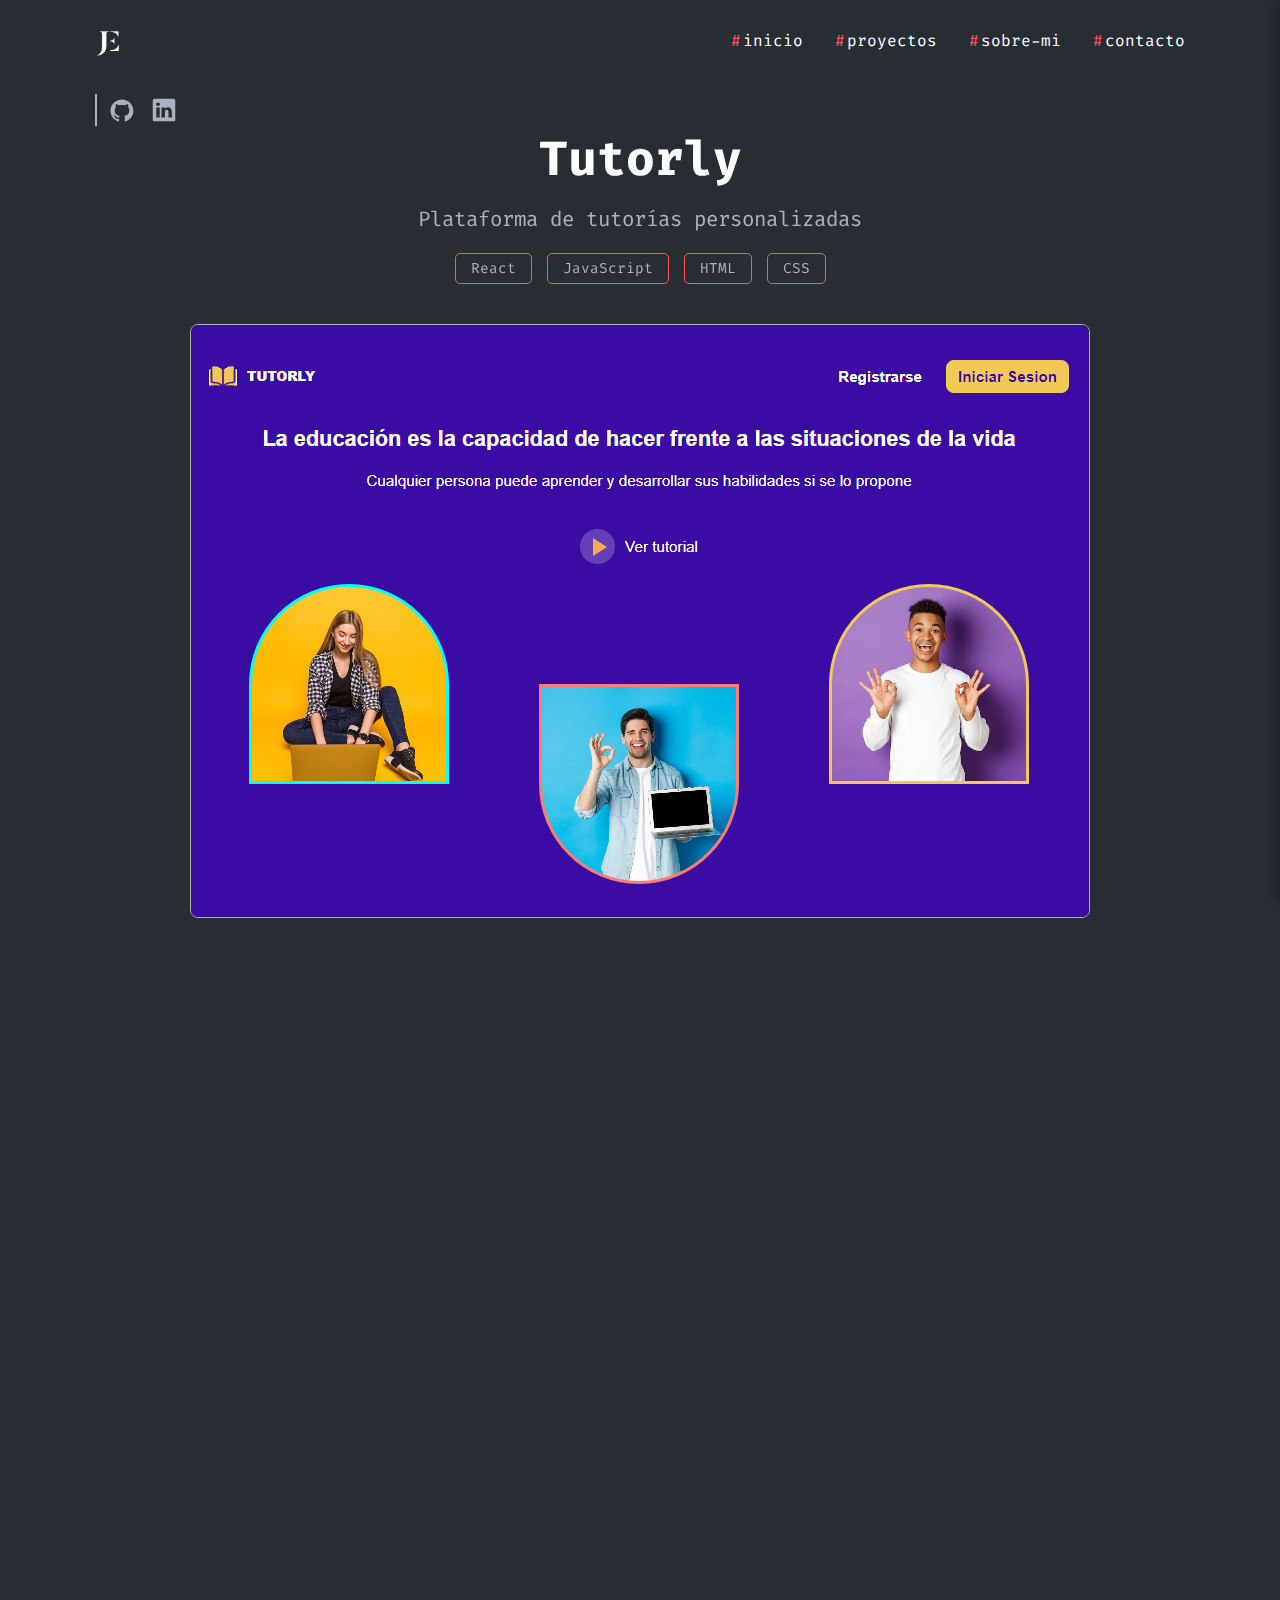
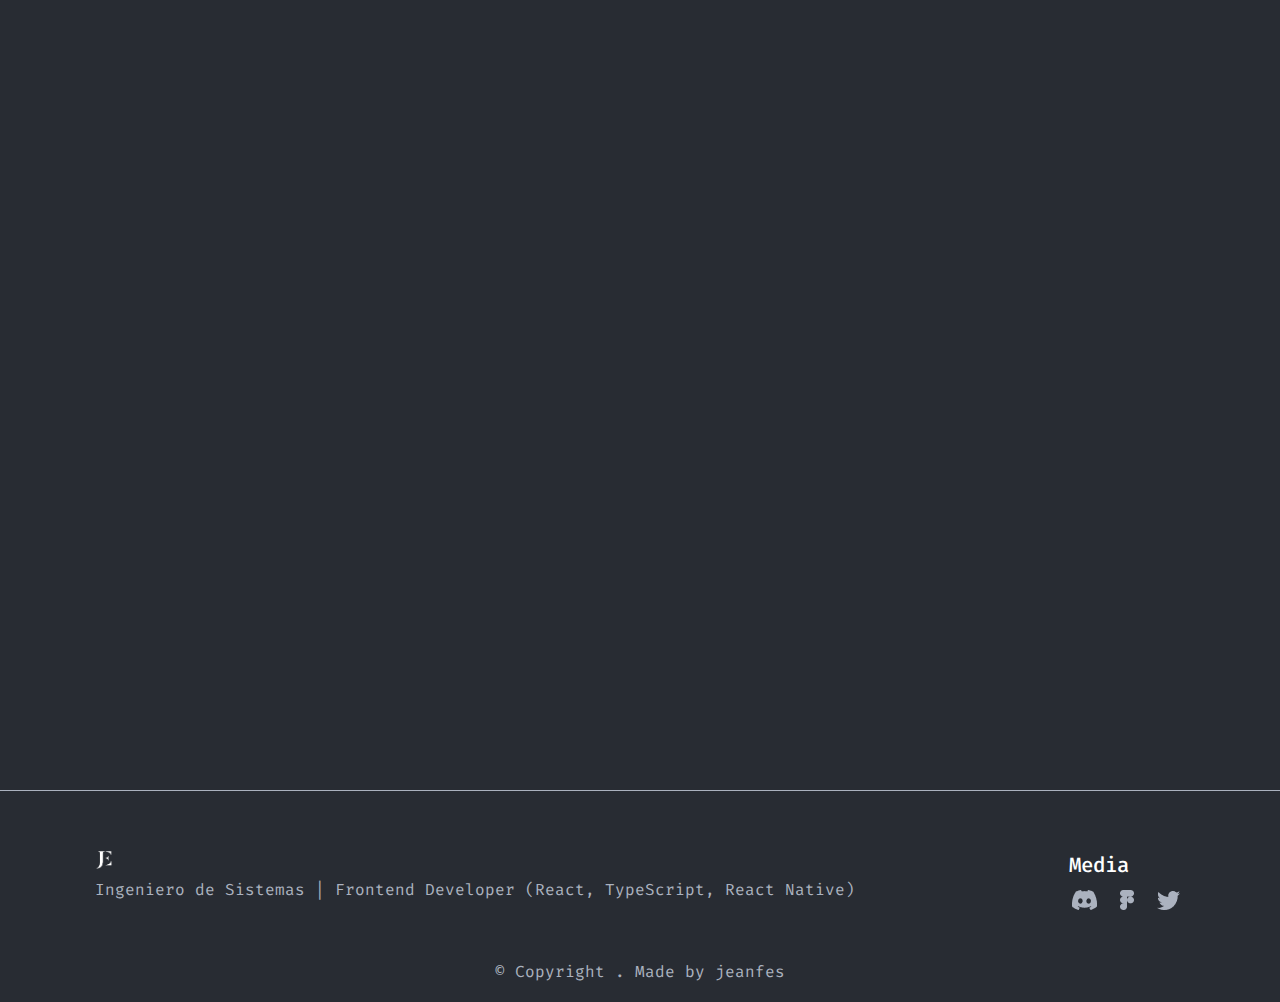
<file: pages/detalle-tutorly.html>
<!DOCTYPE html>
<html lang="es">

<head>
    <meta charset="UTF-8">
    <meta name="viewport" content="width=device-width, initial-scale=1.0">
    <link rel="preconnect" href="https://fonts.googleapis.com">
    <link rel="preconnect" href="https://fonts.gstatic.com" crossorigin>
    <link href="https://fonts.googleapis.com/css2?family=Fira+Code:wght@300;400;500;700&display=swap" rel="stylesheet">
    <link rel="stylesheet" href="https://unpkg.com/aos@next/dist/aos.css" />
    <link rel="stylesheet" href="../estilo.css">
    <link rel="stylesheet" href="../styles/proyecto-detalle.css">
    <title>Tutorly - Detalle del Proyecto</title>
</head>

<body>
    <section id="inicio" class="inicio">
        <div class="contenido">
            <header>
                <div class="logo">
                    <img src="../img/Logo_JE.png" alt="logo Jean Escobar">
                </div>
                <nav id="nav">
                    <a href="../index.html"><span>#</span>inicio</a>
                    <a href="./proyectos.html"><span>#</span>proyectos</a>
                    <a href="./sobre-mi.html"><span>#</span>sobre-mi</a>
                    <a href="./contacto.html"><span>#</span>contacto</a>
                </nav>
                <svg id="icon_menu" class="inactive" xmlns="http://www.w3.org/2000/svg" width="24" height="24"
                    viewBox="0 0 24 24" fill="none">
                    <rect y="5" width="24" height="2" fill="#D9D9D9" />
                    <rect x="9" y="12" width="15" height="2" fill="#D9D9D9" />
                </svg>
                <div id="menu_mobile">
                    <div class="header_menu-mobile">
                        <img src="../img/Logo_JE.png" alt="logo Jean Escobar">
                        <svg id="close_menu" xmlns="http://www.w3.org/2000/svg" width="24" height="24"
                            viewBox="0 0 24 24" fill="none">
                            <rect width="1" height="1" transform="matrix(1 0 0 -1 11 12)" fill="#D9D9D9" />
                            <rect x="3" y="19.9706" width="24" height="2" transform="rotate(-45 3 19.9706)"
                                fill="#D9D9D9" />
                            <rect x="4" y="3" width="24" height="2" transform="rotate(45 4 3)" fill="#D9D9D9" />
                        </svg>
                    </div>
                    <nav id="nav_mobile">
                        <a href="../index.html"><span>#</span>inicio</a>
                        <a href="./proyectos.html"><span>#</span>proyectos</a>
                        <a href="./sobre-mi.html"><span>#</span>sobre-mi</a>
                        <a href="./contacto.html"><span>#</span>contacto</a>
                    </nav>
                </div>
                <div class="social_container">
                    <span></span>
                    <a href="https://github.com/jeanfes" target="_blank">
                        <svg xmlns="http://www.w3.org/2000/svg" width="35" height="35" viewBox="0 0 32 32" fill="none">
                            <path class="cambiar-color" stroke="currentColor"
                                d="M15.5 6C9.69875 6 5 10.5882 5 16.2529C5 20.7899 8.00562 24.6219 12.1794 25.9804C12.7044 26.0701 12.9012 25.7625 12.9012 25.4934C12.9012 25.2499 12.8881 24.4425 12.8881 23.5838C10.25 24.058 9.5675 22.9558 9.3575 22.3791C9.23938 22.0843 8.7275 21.1743 8.28125 20.9308C7.91375 20.7386 7.38875 20.2644 8.26813 20.2516C9.095 20.2388 9.68563 20.9949 9.8825 21.3025C10.8275 22.8533 12.3369 22.4175 12.9406 22.1484C13.0325 21.4819 13.3081 21.0334 13.61 20.777C11.2737 20.5207 8.8325 19.6364 8.8325 15.7147C8.8325 14.5997 9.23938 13.6769 9.90875 12.9592C9.80375 12.7029 9.43625 11.6519 10.0138 10.2422C10.0138 10.2422 10.8931 9.97301 12.9012 11.2931C13.7413 11.0624 14.6338 10.947 15.5263 10.947C16.4188 10.947 17.3113 11.0624 18.1513 11.2931C20.1594 9.9602 21.0387 10.2422 21.0387 10.2422C21.6163 11.6519 21.2488 12.7029 21.1438 12.9592C21.8131 13.6769 22.22 14.5868 22.22 15.7147C22.22 19.6492 19.7656 20.5207 17.4294 20.777C17.81 21.0975 18.1381 21.7126 18.1381 22.6738C18.1381 24.0452 18.125 25.1474 18.125 25.4934C18.125 25.7625 18.3219 26.0829 18.8469 25.9804C20.9314 25.2935 22.7428 23.9854 24.026 22.2403C25.3092 20.4953 25.9996 18.4012 26 16.2529C26 10.5882 21.3013 6 15.5 6Z"
                                fill="#ABB2BF" />
                        </svg>
                    </a>
                    <a href="https://www.linkedin.com/in/jeanescobar10/" target="_blank">
                        <svg xmlns="http://www.w3.org/2000/svg" width="32" height="30" viewBox="0 0 32 32" fill="none">
                            <path class="cambiar-color" stroke="currentColor"
                                d="M4 5.719C4 4.7695 4.789 4 5.7625 4H26.2375C27.211 4 28 4.7695 28 5.719V26.281C28 27.2305 27.211 28 26.2375 28H5.7625C4.789 28 4 27.2305 4 26.281V5.719ZM11.4145 24.091V13.2535H7.813V24.091H11.4145ZM9.6145 11.773C10.87 11.773 11.6515 10.942 11.6515 9.901C11.629 8.8375 10.8715 8.029 9.6385 8.029C8.4055 8.029 7.6 8.839 7.6 9.901C7.6 10.942 8.3815 11.773 9.5905 11.773H9.6145ZM16.9765 24.091V18.0385C16.9765 17.7145 17.0005 17.3905 17.0965 17.1595C17.356 16.513 17.9485 15.8425 18.9445 15.8425C20.248 15.8425 20.7685 16.8355 20.7685 18.2935V24.091H24.37V17.875C24.37 14.545 22.594 12.997 20.224 12.997C18.313 12.997 17.4565 14.047 16.9765 14.7865V14.824H16.9525C16.9605 14.8115 16.9685 14.799 16.9765 14.7865V13.2535H13.3765C13.4215 14.2705 13.3765 24.091 13.3765 24.091H16.9765Z"
                                fill="#ABB2BF" />
                        </svg>
                    </a>
                </div>
            </header>

            <!-- Hero del Proyecto -->
            <div class="proyecto-hero" data-aos="fade-up" data-aos-duration="600">
                <div class="proyecto-header">
                    <h1>Tutorly</h1>
                    <p class="proyecto-subtitulo">Plataforma de tutorías personalizadas</p>
                    <div class="proyecto-tags">
                        <span class="tag">React</span>
                        <span class="tag">JavaScript</span>
                        <span class="tag">HTML</span>
                        <span class="tag">CSS</span>
                    </div>
                </div>

                <div class="proyecto-imagen-principal">
                    <img src="../img/tutorly.png" alt="Tutorly Preview">
                </div>
            </div>

            <!-- Información del Proyecto -->
            <div class="proyecto-info">
                <div class="info-section" data-aos="fade-up" data-aos-duration="600">
                    <h2><span>#</span>descripción</h2>
                    <p>
                        Tutorly es una plataforma web diseñada para conectar estudiantes con tutores especializados.
                        El proyecto ofrece una interfaz intuitiva y moderna que facilita la búsqueda de tutores por
                        materia, permite la programación de sesiones y proporciona herramientas de comunicación
                        entre estudiantes y tutores.
                    </p>
                    <p>
                        La plataforma fue desarrollada con React, implementando componentes reutilizables y un
                        diseño completamente responsive que se adapta a cualquier dispositivo.
                    </p>
                </div>

                <div class="info-section" data-aos="fade-up" data-aos-duration="700">
                    <h2><span>#</span>características-principales</h2>
                    <ul class="caracteristicas-lista">
                        <li>Sistema de búsqueda de tutores por materia y disponibilidad</li>
                        <li>Perfiles detallados de tutores con reseñas y calificaciones</li>
                        <li>Programación de sesiones con calendario integrado</li>
                        <li>Sistema de notificaciones en tiempo real</li>
                        <li>Diseño responsive y accesible</li>
                        <li>Interfaz de usuario intuitiva y moderna</li>
                    </ul>
                </div>

                <div class="info-section" data-aos="fade-up" data-aos-duration="800">
                    <h2><span>#</span>tecnologías-utilizadas</h2>
                    <div class="tecnologias-grid">
                        <div class="tech-item">
                            <h4>Frontend</h4>
                            <p>React, JavaScript ES6+, HTML5, CSS3</p>
                        </div>
                        <div class="tech-item">
                            <h4>Herramientas</h4>
                            <p>Vite, Git, GitHub</p>
                        </div>
                        <div class="tech-item">
                            <h4>Deployment</h4>
                            <p>Vercel</p>
                        </div>
                    </div>
                </div>

                <div class="info-section" data-aos="fade-up" data-aos-duration="900">
                    <h2><span>#</span>desafíos-y-soluciones</h2>
                    <div class="desafios">
                        <div class="desafio-item">
                            <h4>Gestión de Estado Complejo</h4>
                            <p>
                                Implementé un sistema de gestión de estado eficiente para manejar múltiples
                                sesiones de tutoría simultáneas y la sincronización de datos en tiempo real.
                            </p>
                        </div>
                        <div class="desafio-item">
                            <h4>Diseño Responsive</h4>
                            <p>
                                Desarrollé un sistema de diseño adaptable que mantiene la usabilidad en
                                dispositivos móviles, tablets y desktop sin comprometer la experiencia de usuario.
                            </p>
                        </div>
                    </div>
                </div>

                <div class="proyecto-links" data-aos="fade-up" data-aos-duration="1000">
                    <a href="https://tutorly-jeanfes.vercel.app/" target="_blank" class="animated-button">
                        <span>Ver Proyecto en Vivo</span>
                        <span></span>
                    </a>
                    <a href="./proyectos.html" class="btn-volver">
                        ← Volver a Proyectos
                    </a>
                </div>
            </div>
        </div>
    </section>

    <footer>
        <section>
            <div>
                <article class="logo_footer_container">
                    <img src="../img/Logo_JE.png" alt="">
                </article>
                <p>Ingeniero de Sistemas | Frontend Developer (React, TypeScript, React Native)</p>
            </div>
            <div class="media_container">
                <h5>Media</h5>
                <a href="https://discord.gg/cxKRNrsx" target="_blank"><img src="../img/Discord.png" alt=""></a>
                <a href="https://www.figma.com/files/user/1075955596408129265?fuid=1075955596408129265"
                    target="_blank"><img src="../img/Figma.png" alt=""></a>
                <a href="https://twitter.com/JEANFES10" target="_blank"><img src="../img/Twitter.png" alt=""></a>
            </div>
        </section>
        <p>© Copyright <span id="current-year"></span>. Made by jeanfes</p>
    </footer>

    <script src="https://unpkg.com/aos@next/dist/aos.js"></script>
    <script>
        AOS.init();
    </script>
    <script src="../app.js"></script>
</body>

</html>
</file>
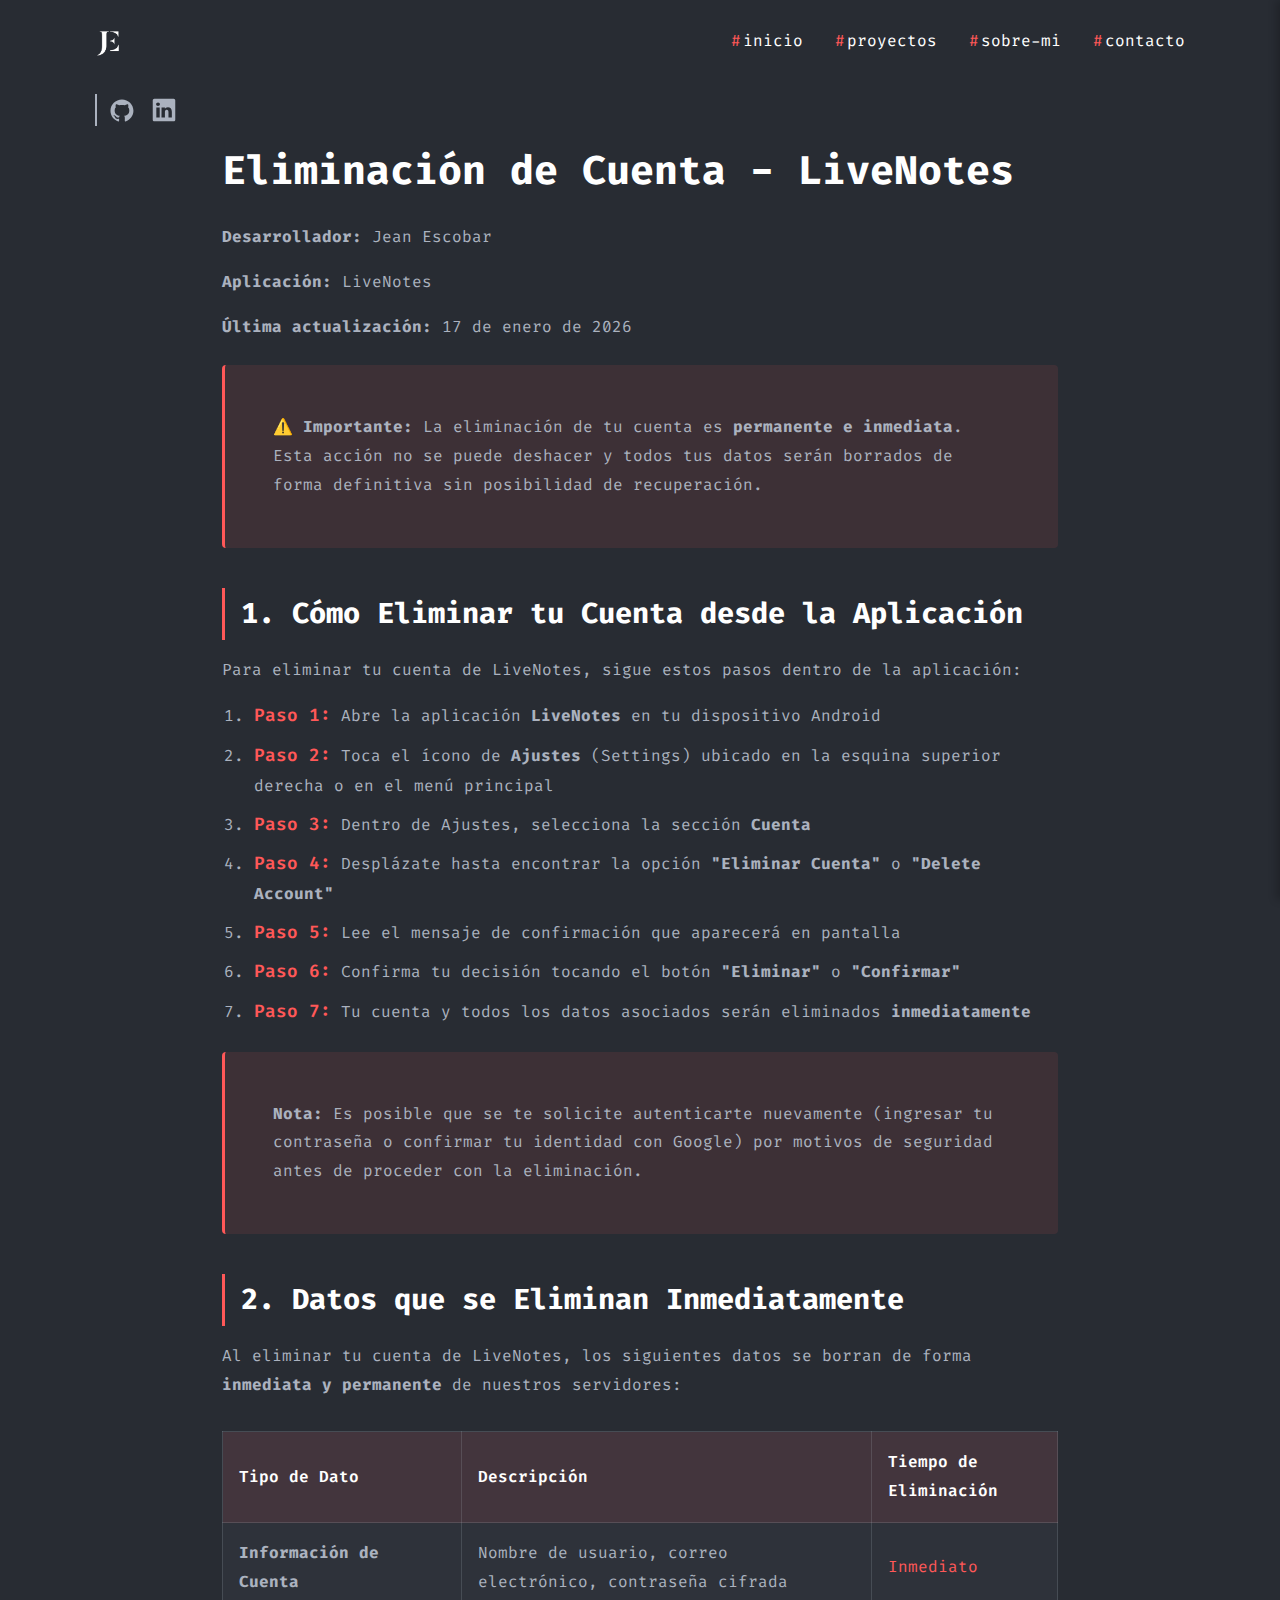
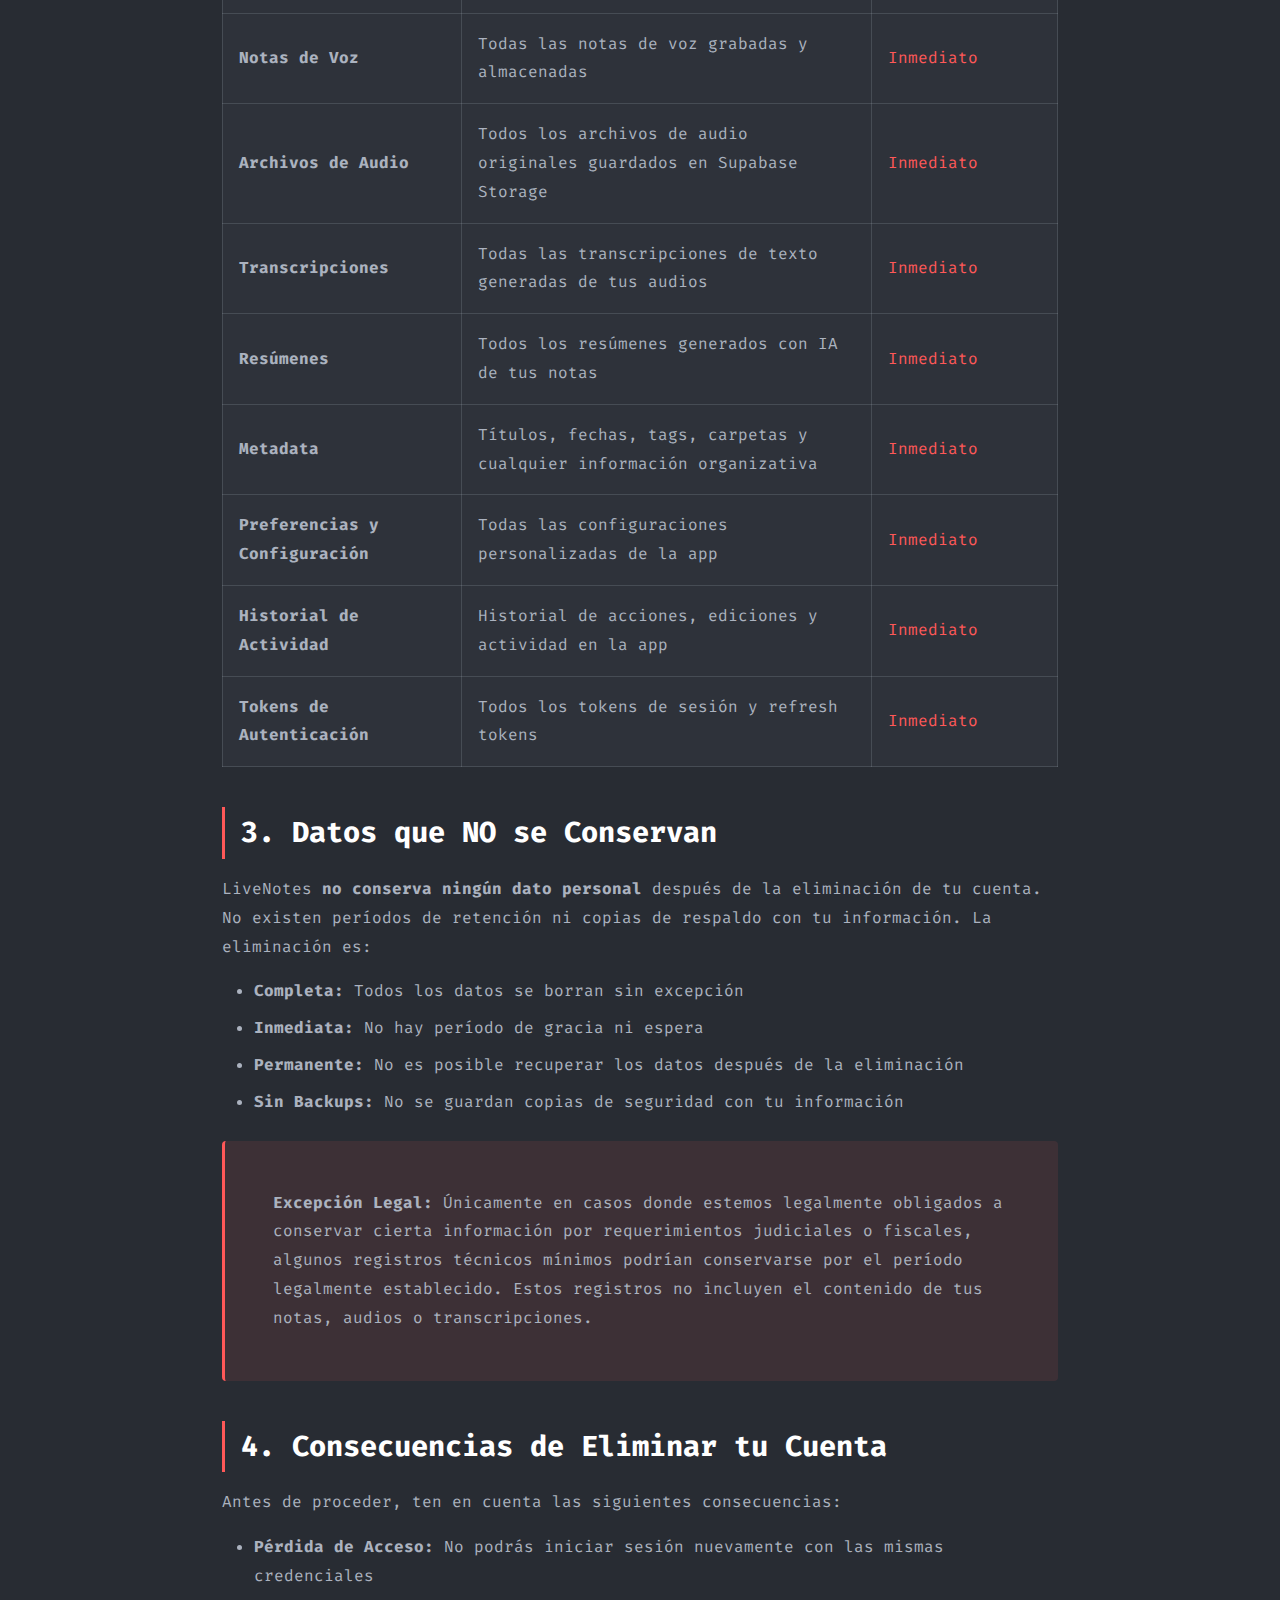
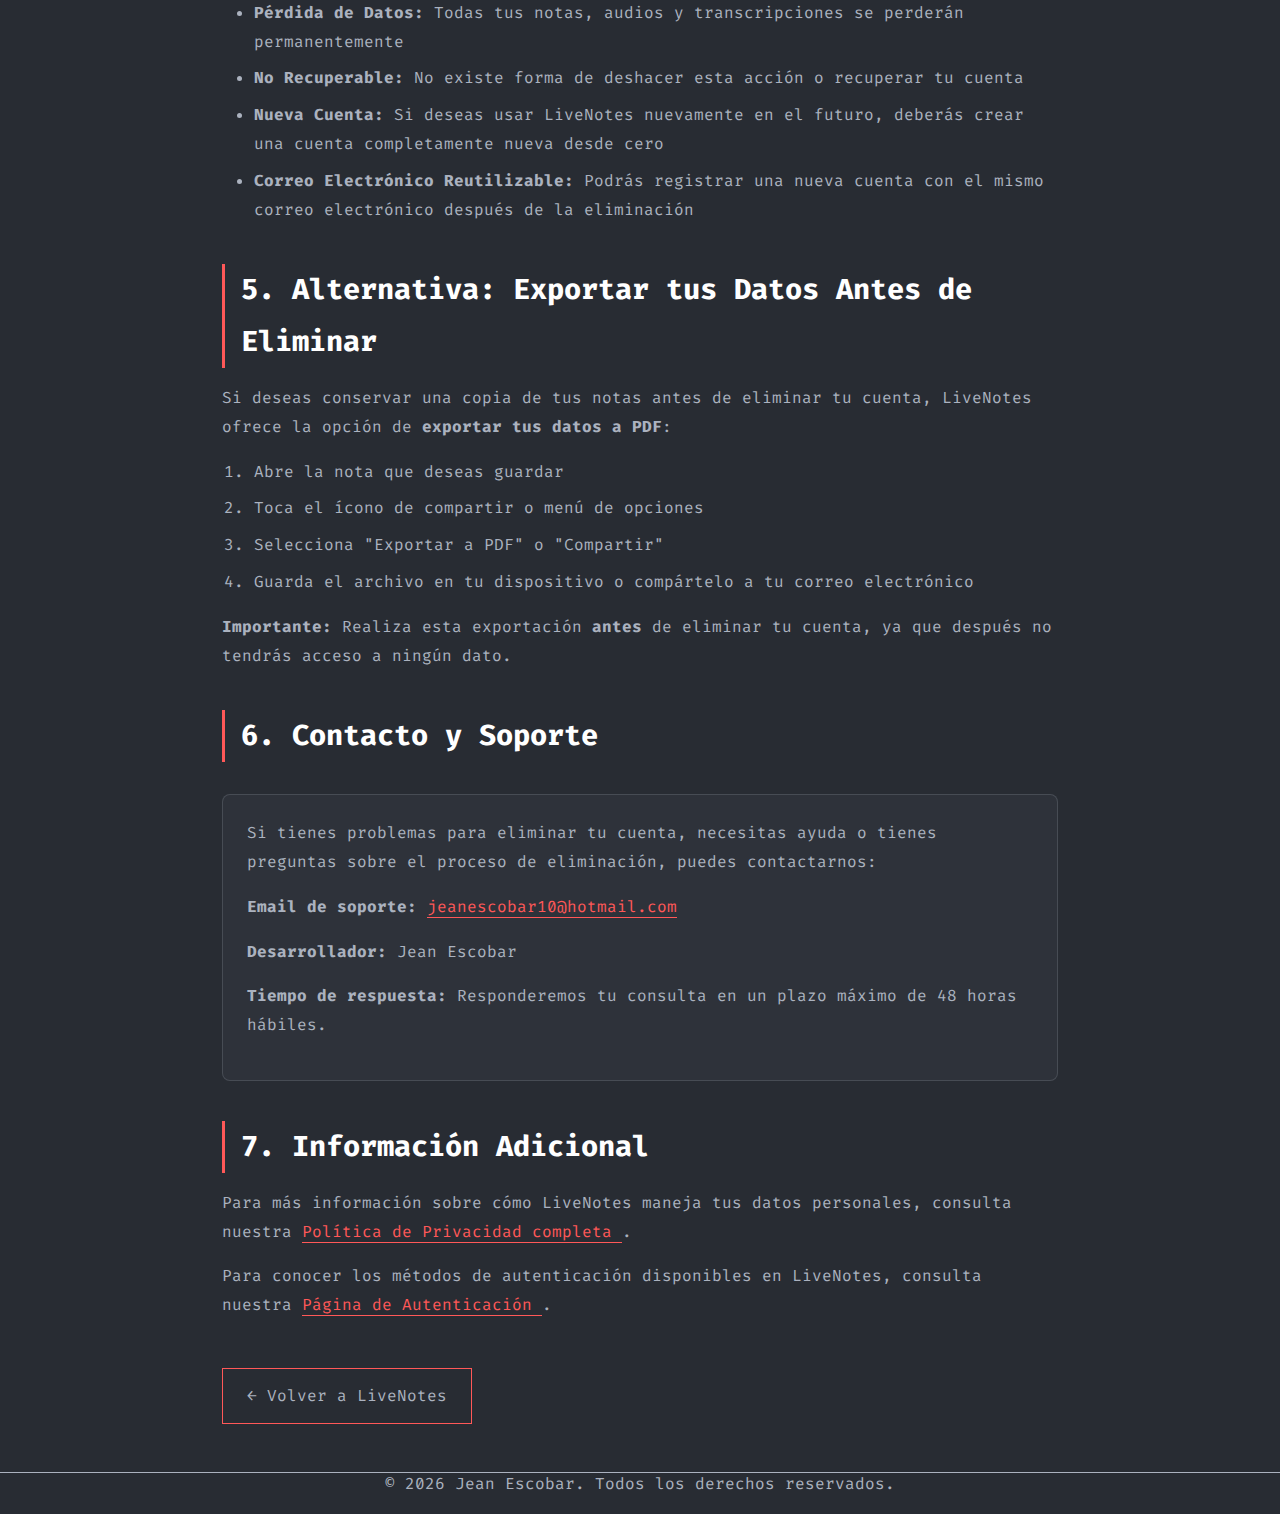
<file: pages/eliminar-cuenta-livenotes.html>
<!DOCTYPE html>
<html lang="es">

<head>
    <meta charset="UTF-8">
    <meta name="viewport" content="width=device-width, initial-scale=1.0">
    <link rel="preconnect" href="https://fonts.googleapis.com">
    <link rel="preconnect" href="https://fonts.gstatic.com" crossorigin>
    <link href="https://fonts.googleapis.com/css2?family=Fira+Code:wght@300;400;500;700&display=swap" rel="stylesheet">
    <link rel="stylesheet" href="https://unpkg.com/aos@next/dist/aos.css" />
    <link rel="stylesheet" href="../estilo.css">
    <link rel="stylesheet" href="../styles/proyecto-detalle.css">
    <title>Eliminación de Cuenta - LiveNotes</title>
    <style>
        .privacy-content {
            max-width: 900px;
            margin: 3rem auto;
            padding: 0 2rem;
            color: #ABB2BF;
            line-height: 1.8;
        }

        .privacy-content h1 {
            color: #fff;
            font-size: 2.5rem;
            margin-bottom: 1rem;
        }

        .privacy-content h2 {
            color: #fff;
            font-size: 1.8rem;
            margin-top: 2.5rem;
            margin-bottom: 1rem;
            border-left: 3px solid #ff5858;
            padding-left: 1rem;
        }

        .privacy-content h3 {
            color: #fff;
            font-size: 1.3rem;
            margin-top: 1.5rem;
            margin-bottom: 0.5rem;
        }

        .privacy-content p {
            margin-bottom: 1rem;
        }

        .privacy-content ul,
        .privacy-content ol {
            margin-left: 2rem;
            margin-bottom: 1rem;
        }

        .privacy-content li {
            margin-bottom: 0.5rem;
        }

        .privacy-highlight {
            background: rgba(255, 88, 88, 0.1);
            border-left: 3px solid #ff5858;
            padding: 3rem;
            margin: 1.5rem 0;
            border-radius: 4px;
        }

        .privacy-table {
            width: 100%;
            border-collapse: collapse;
            margin: 2rem 0;
            background: rgba(171, 178, 191, 0.05);
        }

        .privacy-table th,
        .privacy-table td {
            padding: 1rem;
            text-align: left;
            border: 1px solid rgba(171, 178, 191, 0.2);
        }

        .privacy-table th {
            background: rgba(255, 88, 88, 0.1);
            color: #fff;
            font-weight: 600;
        }

        .contact-box {
            background: rgba(171, 178, 191, 0.05);
            padding: 1.5rem;
            border-radius: 8px;
            margin: 2rem 0;
            border: 1px solid rgba(171, 178, 191, 0.2);
        }

        .contact-box a {
            color: #ff5858;
            text-decoration: none;
            border-bottom: 1px solid #ff5858;
        }

        .btn-back {
            display: inline-block;
            margin-top: 2rem;
            color: #ABB2BF;
            text-decoration: none;
            padding: 0.8rem 1.5rem;
            border: 1px solid #ff5858;
            transition: all 0.3s ease;
        }

        .btn-back:hover {
            background: rgba(255, 88, 88, 0.1);
            color: #fff;
        }

        .step-number {
            color: #ff5858;
            font-weight: 600;
            font-size: 1.1rem;
        }
    </style>
</head>

<body>
    <section id="inicio" class="inicio">
        <div class="contenido">
            <header>
                <div class="logo">
                    <img src="../img/Logo_JE.png" alt="logo Jean Escobar">
                </div>
                <nav id="nav">
                    <a href="../index.html"><span>#</span>inicio</a>
                    <a href="./proyectos.html"><span>#</span>proyectos</a>
                    <a href="./sobre-mi.html"><span>#</span>sobre-mi</a>
                    <a href="./contacto.html"><span>#</span>contacto</a>
                </nav>
                <svg id="icon_menu" class="inactive" xmlns="http://www.w3.org/2000/svg" width="24" height="24"
                    viewBox="0 0 24 24" fill="none">
                    <rect y="5" width="24" height="2" fill="#D9D9D9" />
                    <rect x="9" y="12" width="15" height="2" fill="#D9D9D9" />
                </svg>
                <div id="menu_mobile">
                    <div class="header_menu-mobile">
                        <img src="../img/Logo_JE.png" alt="logo Jean Escobar">
                        <svg id="close_menu" xmlns="http://www.w3.org/2000/svg" width="24" height="24"
                            viewBox="0 0 24 24" fill="none">
                            <rect width="1" height="1" transform="matrix(1 0 0 -1 11 12)" fill="#D9D9D9" />
                            <rect x="3" y="19.9706" width="24" height="2" transform="rotate(-45 3 19.9706)"
                                fill="#D9D9D9" />
                            <rect x="4" y="3" width="24" height="2" transform="rotate(45 4 3)" fill="#D9D9D9" />
                        </svg>
                    </div>
                    <nav id="nav_mobile">
                        <a href="../index.html"><span>#</span>inicio</a>
                        <a href="./proyectos.html"><span>#</span>proyectos</a>
                        <a href="./sobre-mi.html"><span>#</span>sobre-mi</a>
                        <a href="./contacto.html"><span>#</span>contacto</a>
                    </nav>
                </div>
                <div class="social_container">
                    <span></span>
                    <a href="https://github.com/jeanfes" target="_blank">
                        <svg xmlns="http://www.w3.org/2000/svg" width="35" height="35" viewBox="0 0 32 32" fill="none">
                            <path class="cambiar-color" stroke="currentColor"
                                d="M15.5 6C9.69875 6 5 10.5882 5 16.2529C5 20.7899 8.00562 24.6219 12.1794 25.9804C12.7044 26.0701 12.9012 25.7625 12.9012 25.4934C12.9012 25.2499 12.8881 24.4425 12.8881 23.5838C10.25 24.058 9.5675 22.9558 9.3575 22.3791C9.23938 22.0843 8.7275 21.1743 8.28125 20.9308C7.91375 20.7386 7.38875 20.2644 8.26813 20.2516C9.095 20.2388 9.68563 20.9949 9.8825 21.3025C10.8275 22.8533 12.3369 22.4175 12.9406 22.1484C13.0325 21.4819 13.3081 21.0334 13.61 20.777C11.2737 20.5207 8.8325 19.6364 8.8325 15.7147C8.8325 14.5997 9.23938 13.6769 9.90875 12.9592C9.80375 12.7029 9.43625 11.6519 10.0138 10.2422C10.0138 10.2422 10.8931 9.97301 12.9012 11.2931C13.7413 11.0624 14.6338 10.947 15.5263 10.947C16.4188 10.947 17.3113 11.0624 18.1513 11.2931C20.1594 9.9602 21.0387 10.2422 21.0387 10.2422C21.6163 11.6519 21.2488 12.7029 21.1438 12.9592C21.8131 13.6769 22.22 14.5868 22.22 15.7147C22.22 19.6492 19.7656 20.5207 17.4294 20.777C17.81 21.0975 18.1381 21.7126 18.1381 22.6738C18.1381 24.0452 18.125 25.1474 18.125 25.4934C18.125 25.7625 18.3219 26.0829 18.8469 25.9804C20.9314 25.2935 22.7428 23.9854 24.026 22.2403C25.3092 20.4953 25.9996 18.4012 26 16.2529C26 10.5882 21.3013 6 15.5 6Z"
                                fill="#ABB2BF" />
                        </svg>
                    </a>
                    <a href="https://www.linkedin.com/in/jeanescobar10/" target="_blank">
                        <svg xmlns="http://www.w3.org/2000/svg" width="32" height="30" viewBox="0 0 32 32" fill="none">
                            <path class="cambiar-color" stroke="currentColor"
                                d="M4 5.719C4 4.7695 4.789 4 5.7625 4H26.2375C27.211 4 28 4.7695 28 5.719V26.281C28 27.2305 27.211 28 26.2375 28H5.7625C4.789 28 4 27.2305 4 26.281V5.719ZM11.4145 24.091V13.2535H7.813V24.091H11.4145ZM9.6145 11.773C10.87 11.773 11.6515 10.942 11.6515 9.901C11.629 8.8375 10.8715 8.029 9.6385 8.029C8.4055 8.029 7.6 8.839 7.6 9.901C7.6 10.942 8.3815 11.773 9.5905 11.773H9.6145ZM16.9765 24.091V18.0385C16.9765 17.7145 17.0005 17.3905 17.0965 17.1595C17.356 16.513 17.9485 15.8425 18.9445 15.8425C20.248 15.8425 20.7685 16.8355 20.7685 18.2935V24.091H24.37V17.875C24.37 14.545 22.594 12.997 20.224 12.997C18.313 12.997 17.4565 14.047 16.9765 14.7865V14.824H16.9525C16.9605 14.8115 16.9685 14.799 16.9765 14.7865V13.2535H13.3765C13.4215 14.2705 13.3765 24.091 13.3765 24.091H16.9765Z"
                                fill="#ABB2BF" />
                        </svg>
                    </a>
                </div>
            </header>
            <div class="privacy-content">
                <h1>Eliminación de Cuenta - LiveNotes</h1>
                <p><strong>Desarrollador:</strong> Jean Escobar</p>
                <p><strong>Aplicación:</strong> LiveNotes</p>
                <p><strong>Última actualización:</strong> 17 de enero de 2026</p>

                <div class="privacy-highlight">
                    <strong>⚠️ Importante:</strong> La eliminación de tu cuenta es <strong>permanente e
                        inmediata</strong>.
                    Esta acción no se puede deshacer y todos tus datos serán borrados de forma definitiva sin
                    posibilidad de
                    recuperación.
                </div>

                <h2>1. Cómo Eliminar tu Cuenta desde la Aplicación</h2>
                <p>
                    Para eliminar tu cuenta de LiveNotes, sigue estos pasos dentro de la aplicación:
                </p>

                <ol>
                    <li>
                        <span class="step-number">Paso 1:</span> Abre la aplicación <strong>LiveNotes</strong> en tu
                        dispositivo
                        Android
                    </li>
                    <li>
                        <span class="step-number">Paso 2:</span> Toca el ícono de <strong>Ajustes</strong> (Settings)
                        ubicado en
                        la esquina superior derecha o en el menú principal
                    </li>
                    <li>
                        <span class="step-number">Paso 3:</span> Dentro de Ajustes, selecciona la sección
                        <strong>Cuenta</strong>
                    </li>
                    <li>
                        <span class="step-number">Paso 4:</span> Desplázate hasta encontrar la opción <strong>"Eliminar
                            Cuenta"</strong> o <strong>"Delete Account"</strong>
                    </li>
                    <li>
                        <span class="step-number">Paso 5:</span> Lee el mensaje de confirmación que aparecerá en
                        pantalla
                    </li>
                    <li>
                        <span class="step-number">Paso 6:</span> Confirma tu decisión tocando el botón
                        <strong>"Eliminar"</strong> o <strong>"Confirmar"</strong>
                    </li>
                    <li>
                        <span class="step-number">Paso 7:</span> Tu cuenta y todos los datos asociados serán eliminados
                        <strong>inmediatamente</strong>
                    </li>
                </ol>

                <div class="privacy-highlight">
                    <strong>Nota:</strong> Es posible que se te solicite autenticarte nuevamente (ingresar tu contraseña
                    o
                    confirmar tu identidad con Google) por motivos de seguridad antes de proceder con la eliminación.
                </div>

                <h2>2. Datos que se Eliminan Inmediatamente</h2>
                <p>
                    Al eliminar tu cuenta de LiveNotes, los siguientes datos se borran de forma <strong>inmediata y
                        permanente</strong>
                    de nuestros servidores:
                </p>

                <table class="privacy-table">
                    <thead>
                        <tr>
                            <th>Tipo de Dato</th>
                            <th>Descripción</th>
                            <th>Tiempo de Eliminación</th>
                        </tr>
                    </thead>
                    <tbody>
                        <tr>
                            <td><strong>Información de Cuenta</strong></td>
                            <td>Nombre de usuario, correo electrónico, contraseña cifrada</td>
                            <td><span style="color: #ff5858;">Inmediato</span></td>
                        </tr>
                        <tr>
                            <td><strong>Notas de Voz</strong></td>
                            <td>Todas las notas de voz grabadas y almacenadas</td>
                            <td><span style="color: #ff5858;">Inmediato</span></td>
                        </tr>
                        <tr>
                            <td><strong>Archivos de Audio</strong></td>
                            <td>Todos los archivos de audio originales guardados en Supabase Storage</td>
                            <td><span style="color: #ff5858;">Inmediato</span></td>
                        </tr>
                        <tr>
                            <td><strong>Transcripciones</strong></td>
                            <td>Todas las transcripciones de texto generadas de tus audios</td>
                            <td><span style="color: #ff5858;">Inmediato</span></td>
                        </tr>
                        <tr>
                            <td><strong>Resúmenes</strong></td>
                            <td>Todos los resúmenes generados con IA de tus notas</td>
                            <td><span style="color: #ff5858;">Inmediato</span></td>
                        </tr>
                        <tr>
                            <td><strong>Metadata</strong></td>
                            <td>Títulos, fechas, tags, carpetas y cualquier información organizativa</td>
                            <td><span style="color: #ff5858;">Inmediato</span></td>
                        </tr>
                        <tr>
                            <td><strong>Preferencias y Configuración</strong></td>
                            <td>Todas las configuraciones personalizadas de la app</td>
                            <td><span style="color: #ff5858;">Inmediato</span></td>
                        </tr>
                        <tr>
                            <td><strong>Historial de Actividad</strong></td>
                            <td>Historial de acciones, ediciones y actividad en la app</td>
                            <td><span style="color: #ff5858;">Inmediato</span></td>
                        </tr>
                        <tr>
                            <td><strong>Tokens de Autenticación</strong></td>
                            <td>Todos los tokens de sesión y refresh tokens</td>
                            <td><span style="color: #ff5858;">Inmediato</span></td>
                        </tr>
                    </tbody>
                </table>

                <h2>3. Datos que NO se Conservan</h2>
                <p>
                    LiveNotes <strong>no conserva ningún dato personal</strong> después de la eliminación de tu cuenta.
                    No existen períodos de retención ni copias de respaldo con tu información. La eliminación es:
                </p>
                <ul>
                    <li><strong>Completa:</strong> Todos los datos se borran sin excepción</li>
                    <li><strong>Inmediata:</strong> No hay período de gracia ni espera</li>
                    <li><strong>Permanente:</strong> No es posible recuperar los datos después de la eliminación</li>
                    <li><strong>Sin Backups:</strong> No se guardan copias de seguridad con tu información</li>
                </ul>

                <div class="privacy-highlight">
                    <strong>Excepción Legal:</strong> Únicamente en casos donde estemos legalmente obligados a conservar
                    cierta
                    información por requerimientos judiciales o fiscales, algunos registros técnicos mínimos podrían
                    conservarse
                    por el período legalmente establecido. Estos registros no incluyen el contenido de tus notas, audios
                    o
                    transcripciones.
                </div>

                <h2>4. Consecuencias de Eliminar tu Cuenta</h2>
                <p>Antes de proceder, ten en cuenta las siguientes consecuencias:</p>
                <ul>
                    <li>
                        <strong>Pérdida de Acceso:</strong> No podrás iniciar sesión nuevamente con las mismas
                        credenciales
                    </li>
                    <li>
                        <strong>Pérdida de Datos:</strong> Todas tus notas, audios y transcripciones se perderán
                        permanentemente
                    </li>
                    <li>
                        <strong>No Recuperable:</strong> No existe forma de deshacer esta acción o recuperar tu cuenta
                    </li>
                    <li>
                        <strong>Nueva Cuenta:</strong> Si deseas usar LiveNotes nuevamente en el futuro, deberás crear
                        una
                        cuenta
                        completamente nueva desde cero
                    </li>
                    <li>
                        <strong>Correo Electrónico Reutilizable:</strong> Podrás registrar una nueva cuenta con el mismo
                        correo
                        electrónico después de la eliminación
                    </li>
                </ul>

                <h2>5. Alternativa: Exportar tus Datos Antes de Eliminar</h2>
                <p>
                    Si deseas conservar una copia de tus notas antes de eliminar tu cuenta, LiveNotes ofrece la opción
                    de
                    <strong>exportar tus datos a PDF</strong>:
                </p>
                <ol>
                    <li>Abre la nota que deseas guardar</li>
                    <li>Toca el ícono de compartir o menú de opciones</li>
                    <li>Selecciona "Exportar a PDF" o "Compartir"</li>
                    <li>Guarda el archivo en tu dispositivo o compártelo a tu correo electrónico</li>
                </ol>
                <p>
                    <strong>Importante:</strong> Realiza esta exportación <strong>antes</strong> de eliminar tu cuenta,
                    ya que después no tendrás acceso a ningún dato.
                </p>

                <h2>6. Contacto y Soporte</h2>
                <div class="contact-box">
                    <p>
                        Si tienes problemas para eliminar tu cuenta, necesitas ayuda o tienes preguntas sobre el proceso
                        de
                        eliminación, puedes contactarnos:
                    </p>
                    <p>
                        <strong>Email de soporte:</strong>
                        <a href="mailto:jeanescobar10@hotmail.com">jeanescobar10@hotmail.com</a>
                    </p>
                    <p>
                        <strong>Desarrollador:</strong> Jean Escobar
                    </p>
                    <p>
                        <strong>Tiempo de respuesta:</strong> Responderemos tu consulta en un plazo máximo de 48 horas
                        hábiles.
                    </p>
                </div>

                <h2>7. Información Adicional</h2>
                <p>
                    Para más información sobre cómo LiveNotes maneja tus datos personales, consulta nuestra
                    <a href="privacidad-livenotes.html"
                        style="color: #ff5858; text-decoration: none; border-bottom: 1px solid #ff5858;">
                        Política de Privacidad completa
                    </a>.
                </p>
                <p>
                    Para conocer los métodos de autenticación disponibles en LiveNotes, consulta nuestra
                    <a href="autenticacion-livenotes.html"
                        style="color: #ff5858; text-decoration: none; border-bottom: 1px solid #ff5858;">
                        Página de Autenticación
                    </a>.
                </p>

                <a href="detalle-livenotes.html" class="btn-back">← Volver a LiveNotes</a>
            </div>
        </div>
    </section>

    <footer>
        <div class="contenido">
            <p>© 2026 Jean Escobar. Todos los derechos reservados.</p>
        </div>
    </footer>

    <script src="https://unpkg.com/aos@next/dist/aos.js"></script>
    <script src="../app.js"></script>
    <script>
        AOS.init({
            duration: 1000,
            once: true
        });
    </script>
</body>

</html>
</file>
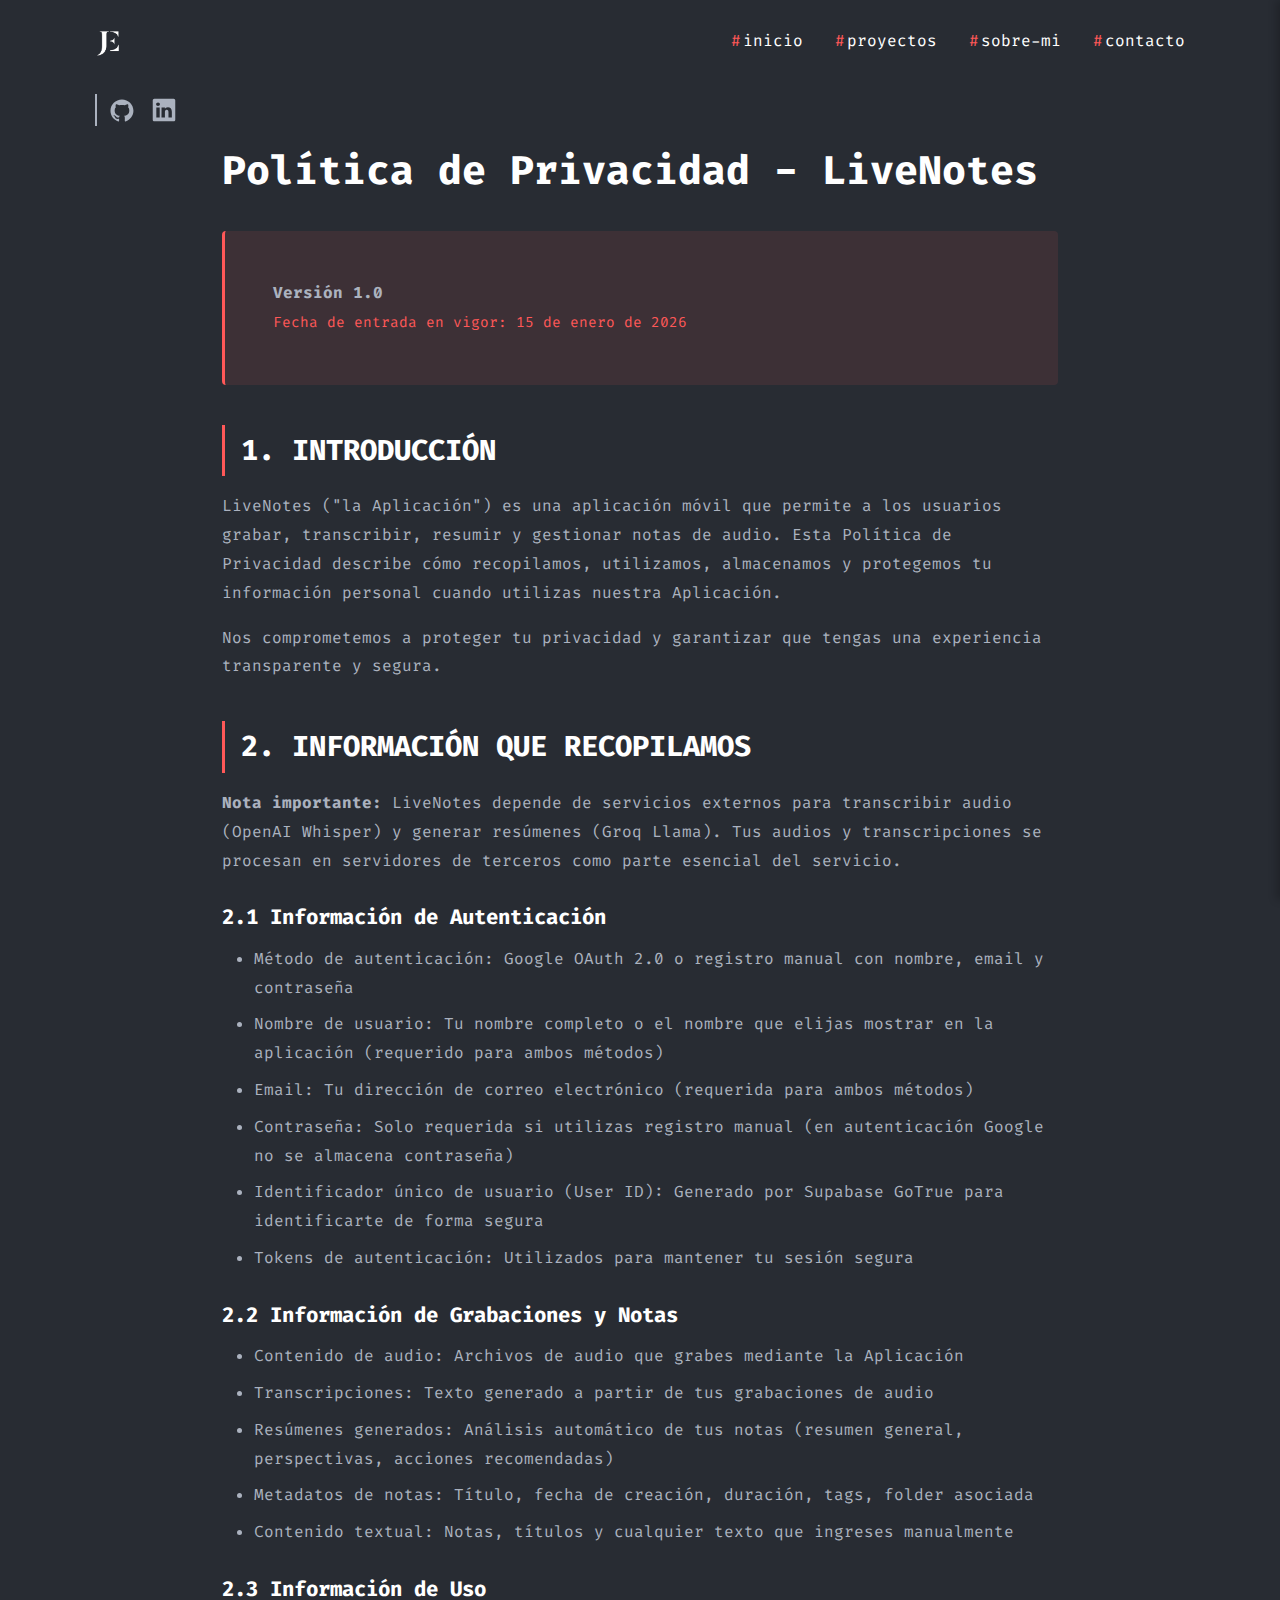
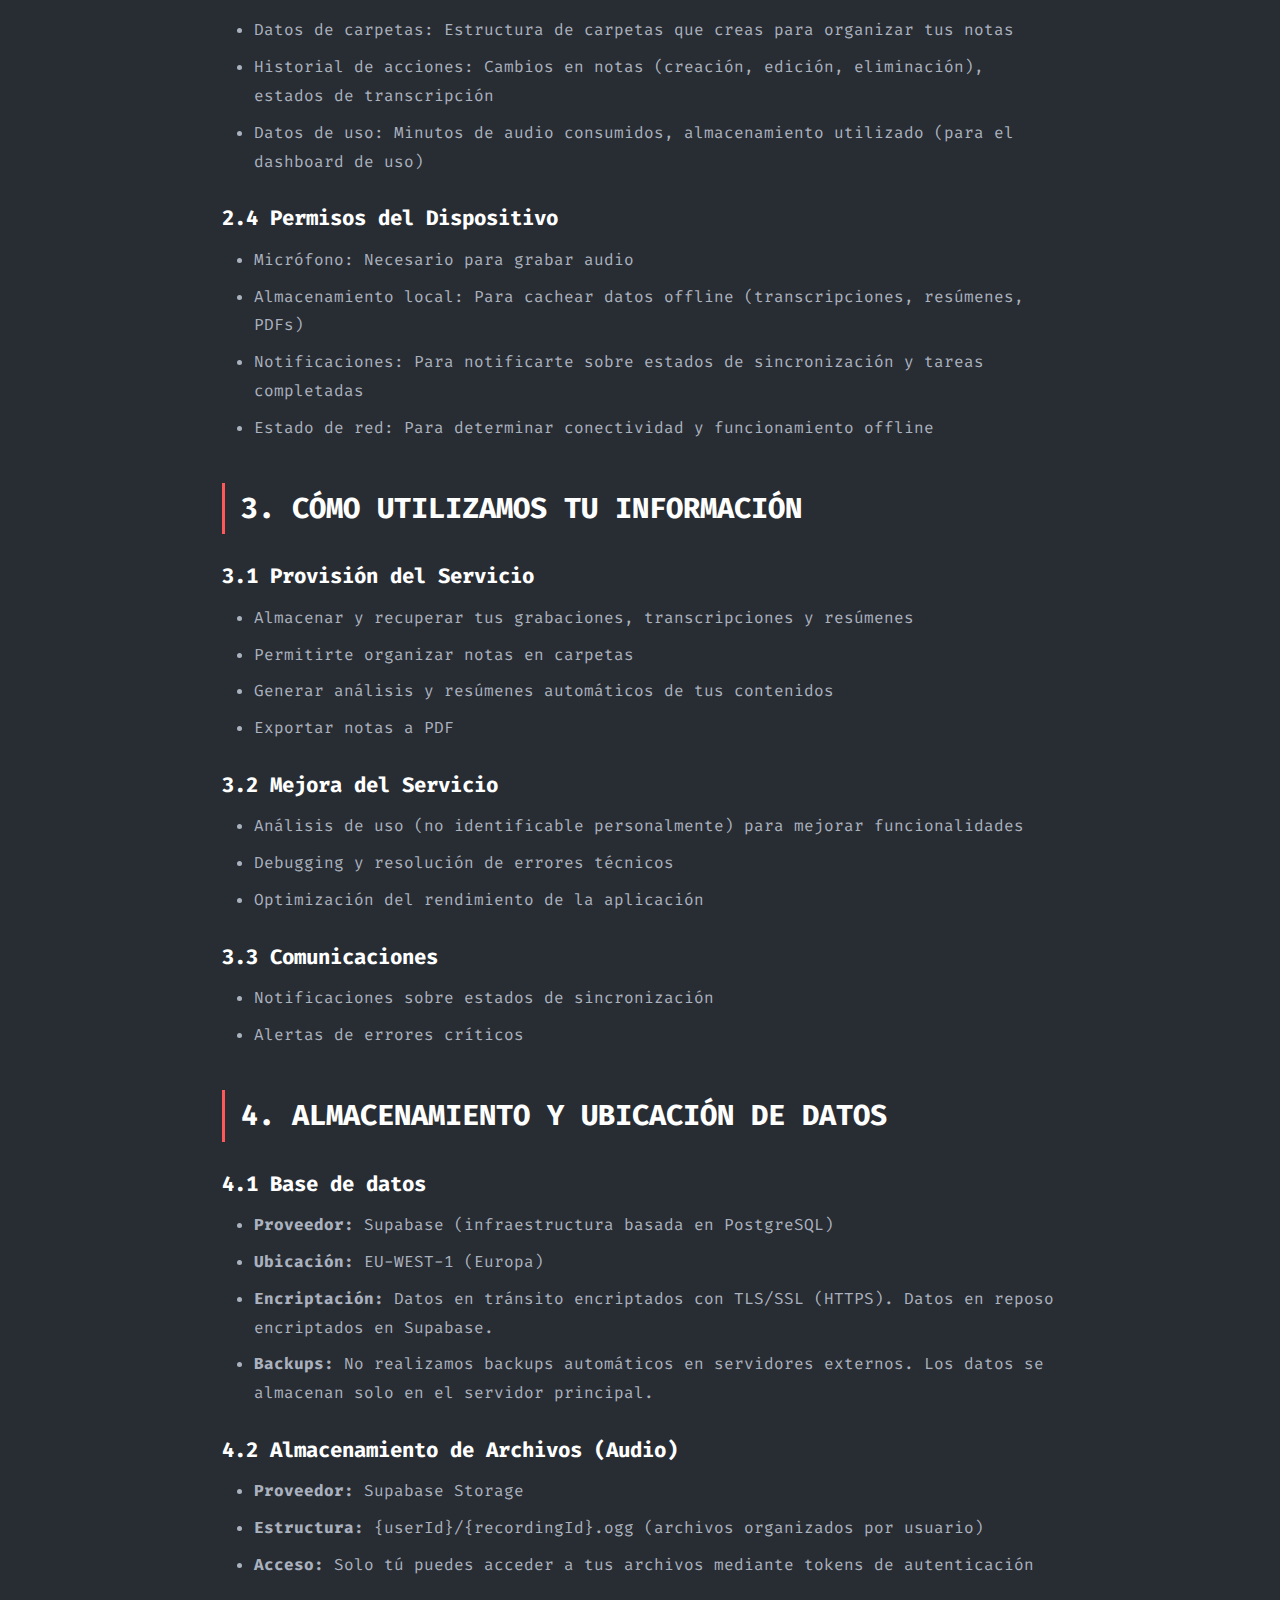
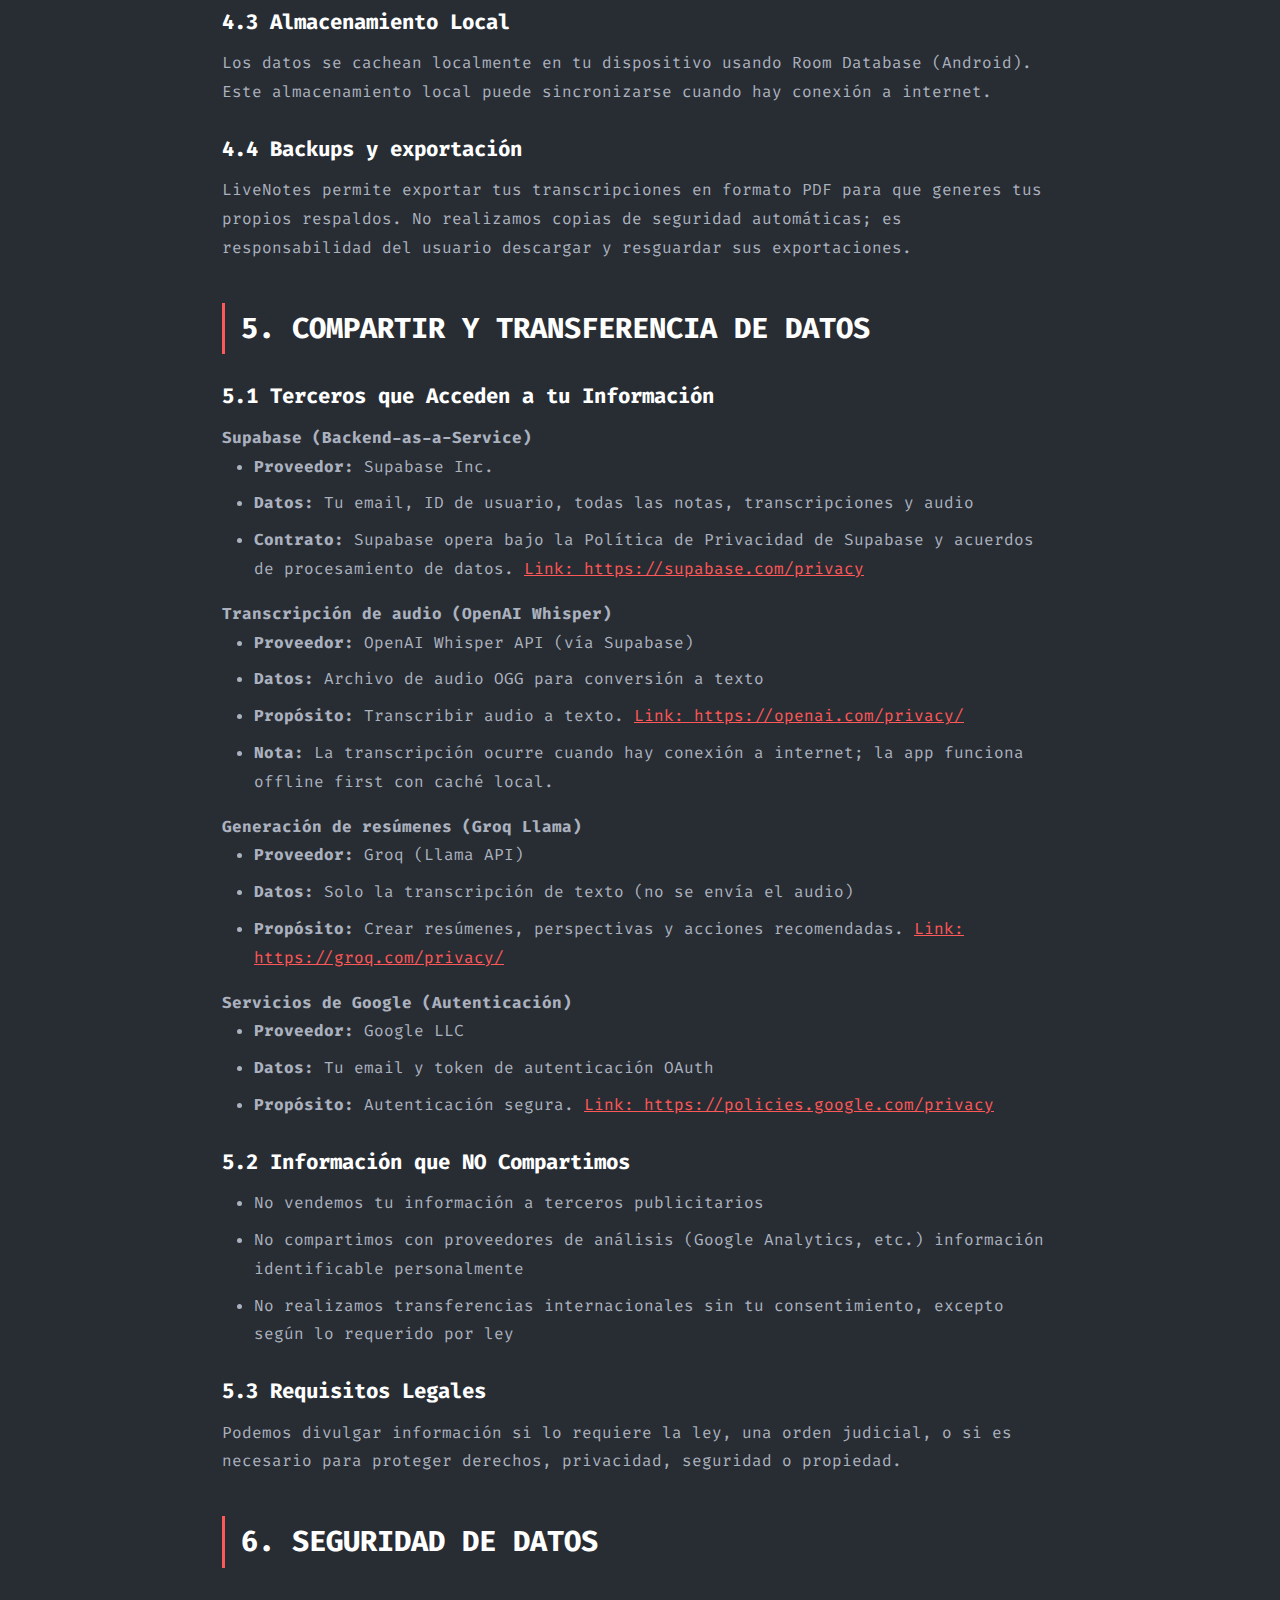
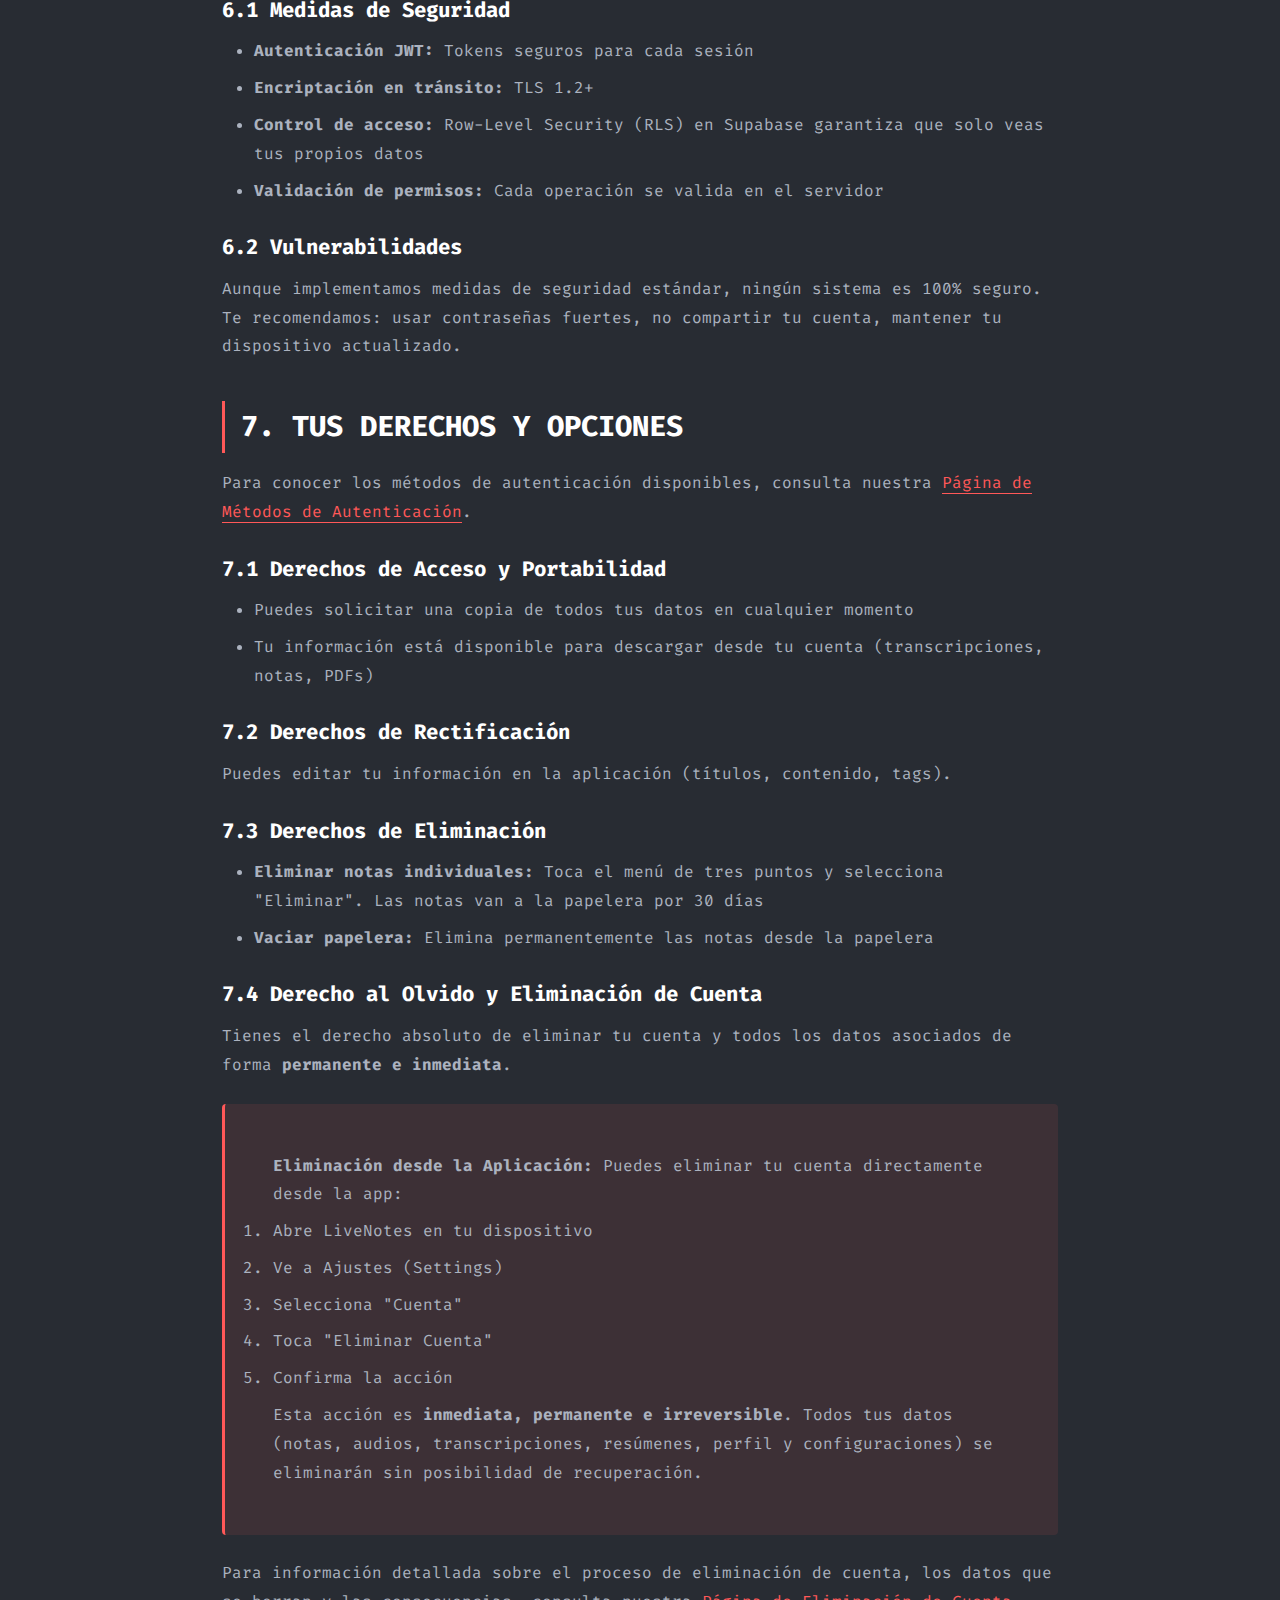
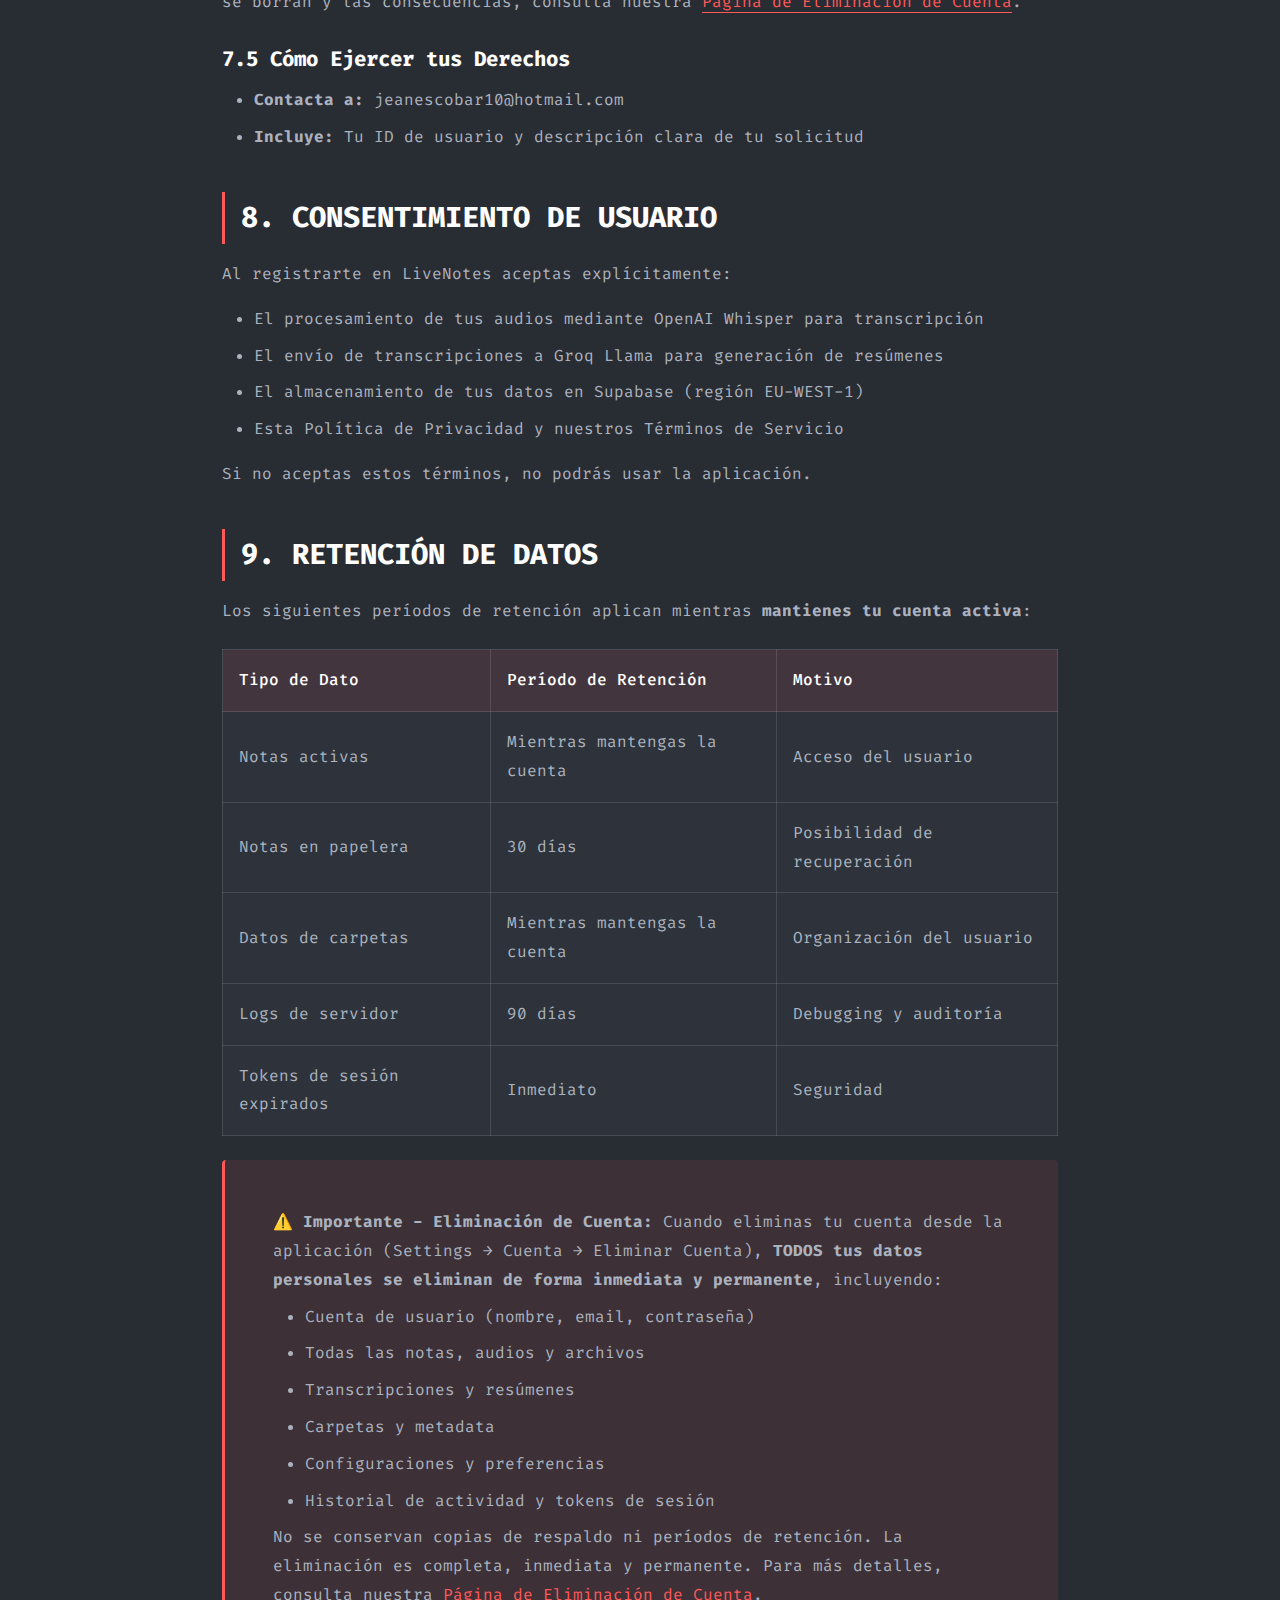
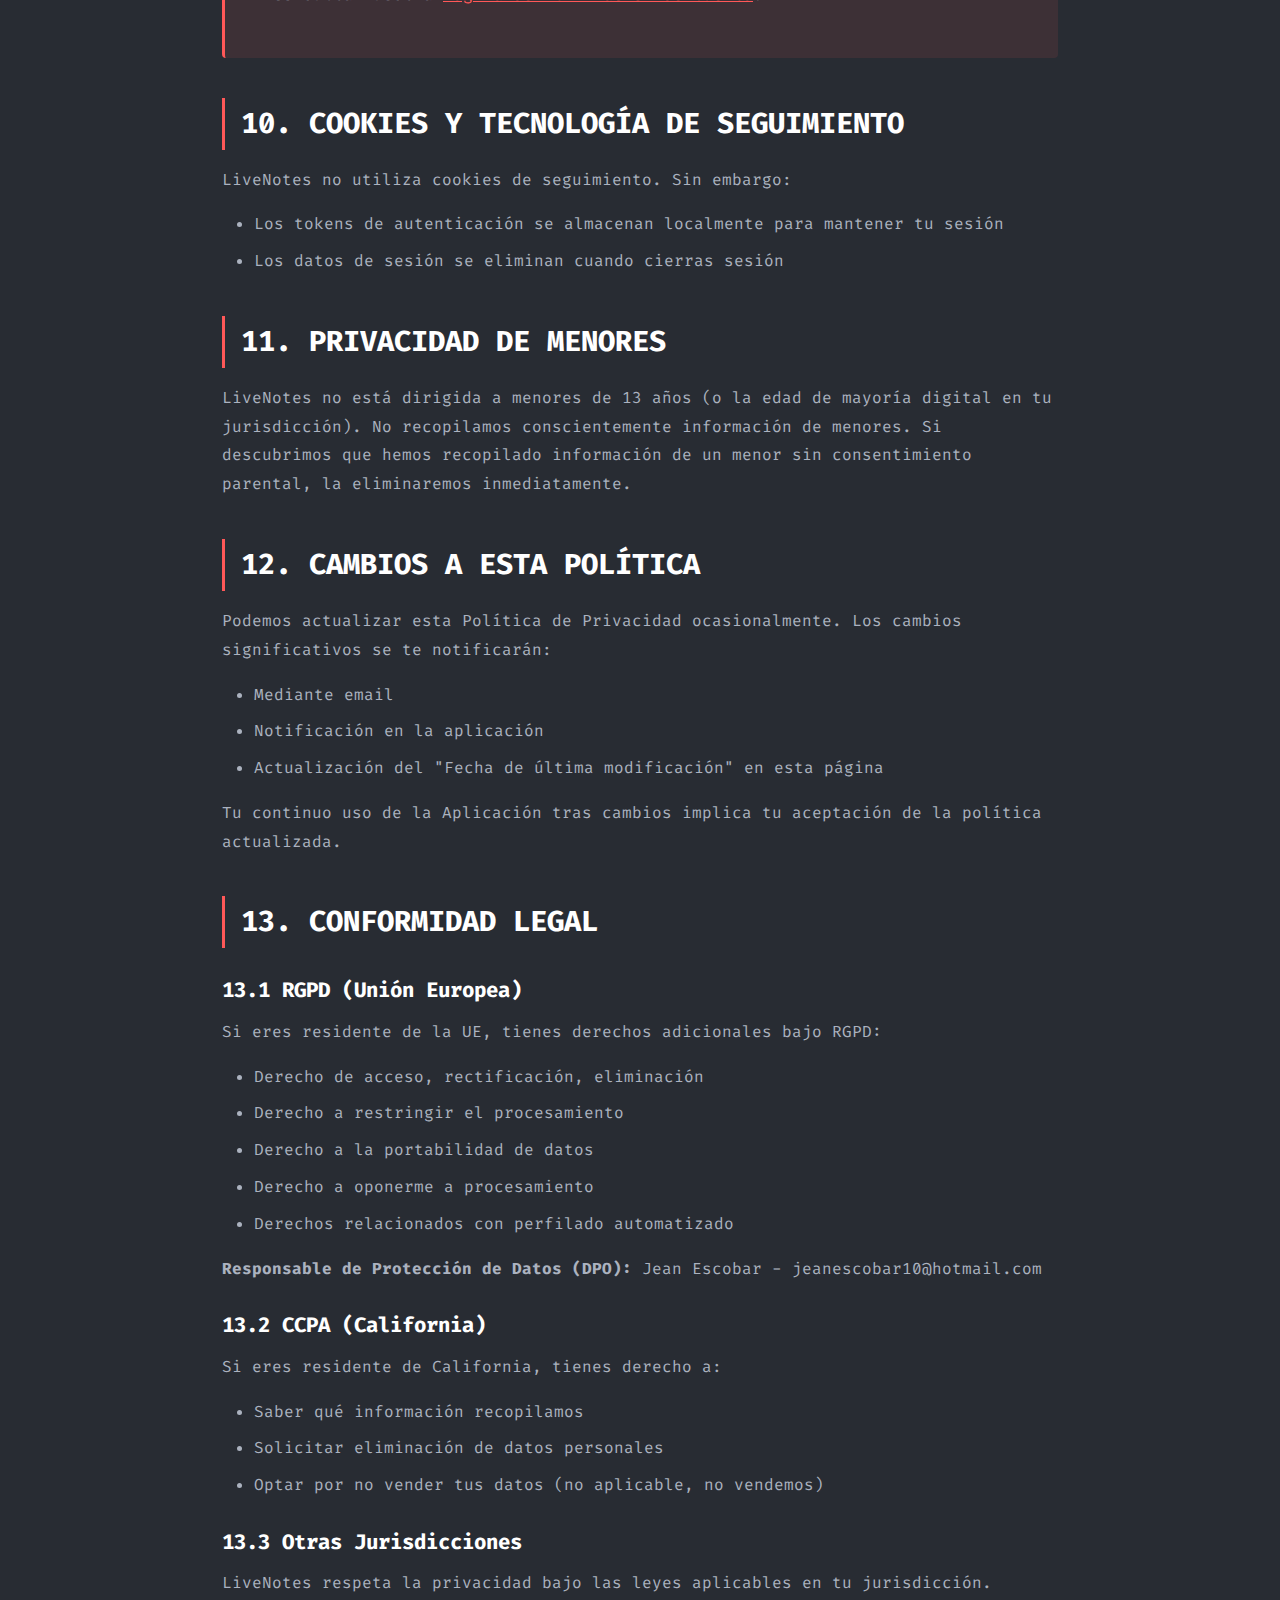
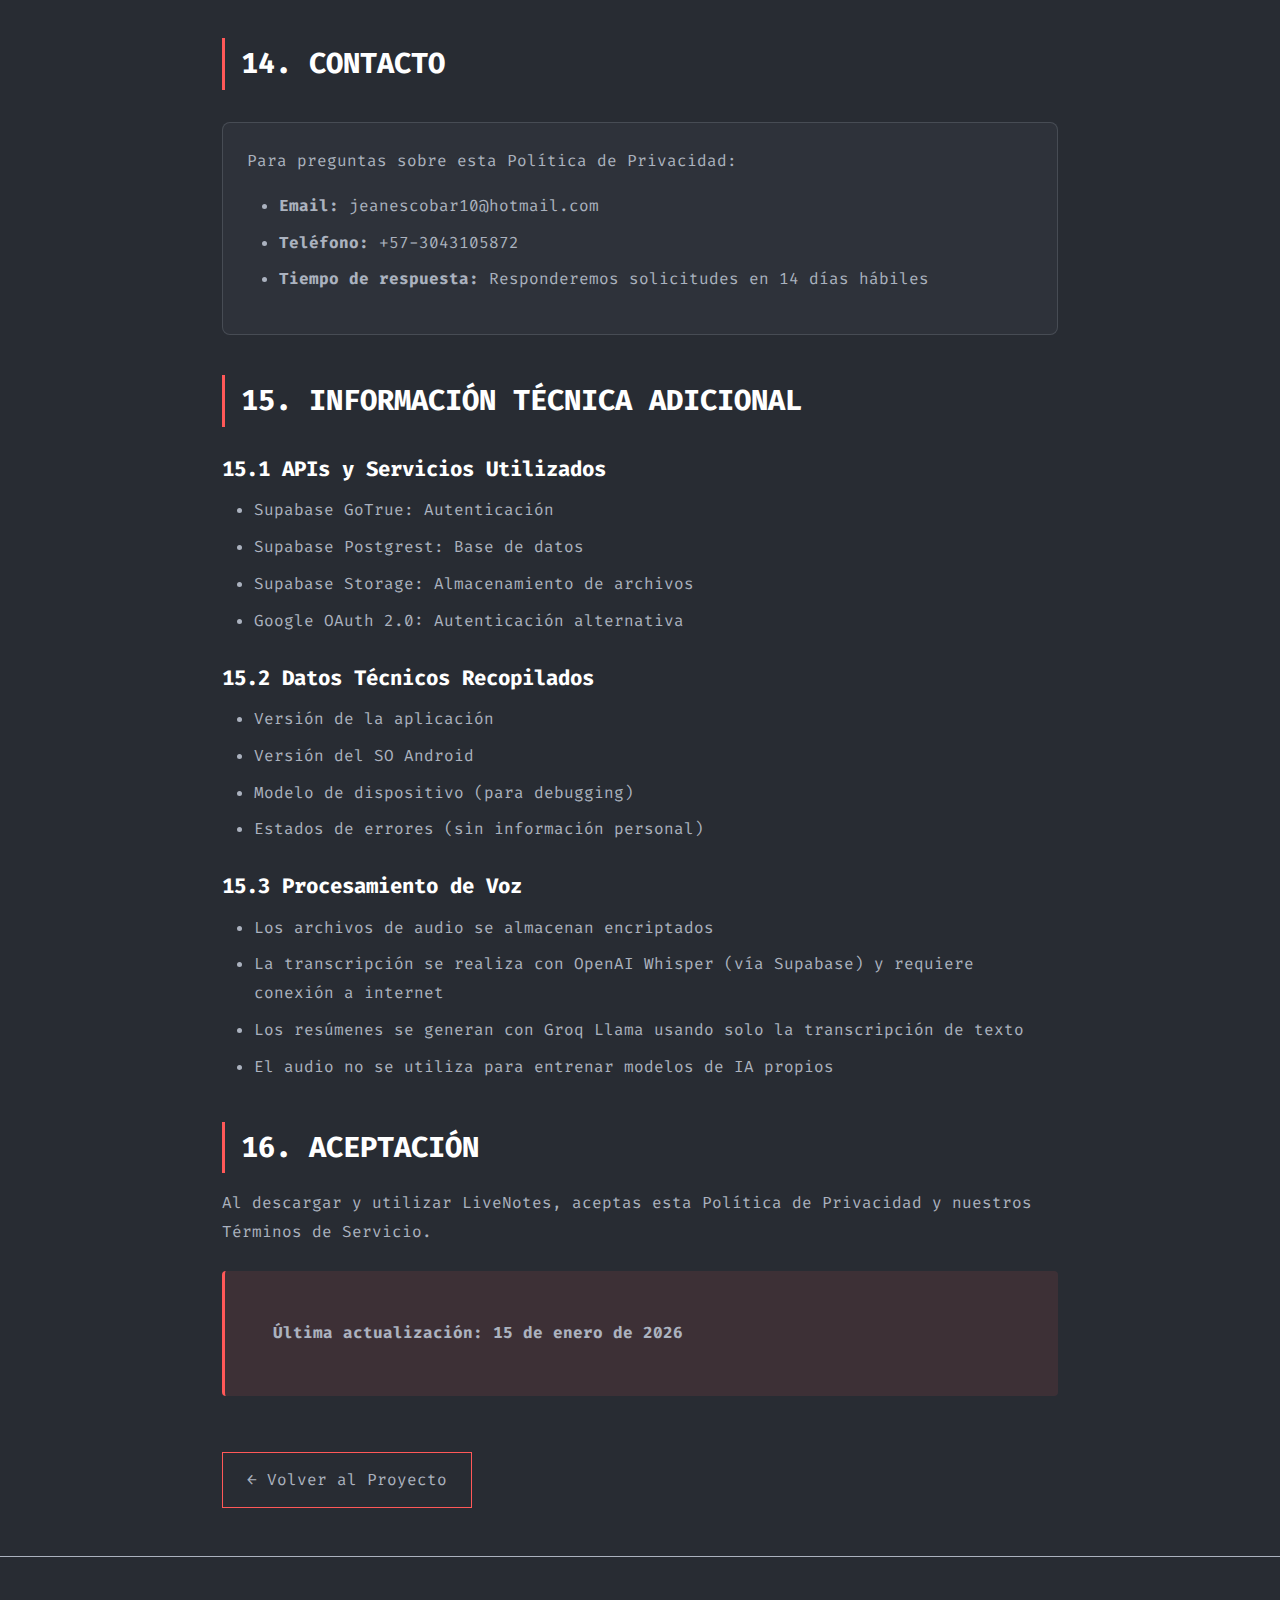
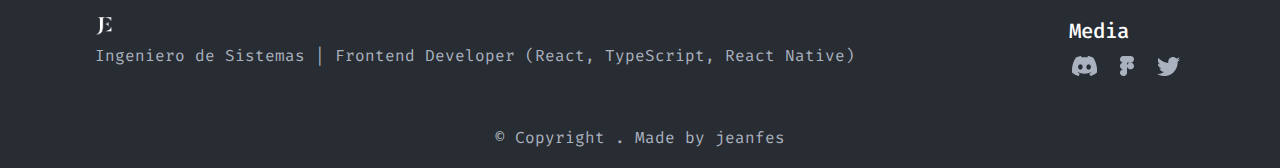
<file: pages/privacidad-livenotes.html>
<!DOCTYPE html>
<html lang="es">

<head>
    <meta charset="UTF-8">
    <meta name="viewport" content="width=device-width, initial-scale=1.0">
    <link rel="preconnect" href="https://fonts.googleapis.com">
    <link rel="preconnect" href="https://fonts.gstatic.com" crossorigin>
    <link href="https://fonts.googleapis.com/css2?family=Fira+Code:wght@300;400;500;700&display=swap" rel="stylesheet">
    <link rel="stylesheet" href="https://unpkg.com/aos@next/dist/aos.css" />
    <link rel="stylesheet" href="../estilo.css">
    <link rel="stylesheet" href="../styles/proyecto-detalle.css">
    <title>Política de Privacidad - LiveNotes</title>
    <style>
        .privacy-content {
            max-width: 900px;
            margin: 3rem auto;
            padding: 0 2rem;
            color: #ABB2BF;
            line-height: 1.8;
        }

        .privacy-content h1 {
            color: #fff;
            font-size: 2.5rem;
            margin-bottom: 1rem;
        }

        .privacy-content h2 {
            color: #fff;
            font-size: 1.8rem;
            margin-top: 2.5rem;
            margin-bottom: 1rem;
            border-left: 3px solid #ff5858;
            padding-left: 1rem;
        }

        .privacy-content h3 {
            color: #fff;
            font-size: 1.3rem;
            margin-top: 1.5rem;
            margin-bottom: 0.5rem;
        }

        .privacy-content p {
            margin-bottom: 1rem;
        }

        .privacy-content ul {
            margin-left: 2rem;
            margin-bottom: 1rem;
        }

        .privacy-content li {
            margin-bottom: 0.5rem;
        }

        .privacy-highlight {
            background: rgba(255, 88, 88, 0.1);
            border-left: 3px solid #ff5858;
            padding: 3rem;
            margin: 1.5rem 0;
            border-radius: 4px;
        }

        .privacy-date {
            color: #ff5858;
            font-size: 0.9rem;
            margin-top: 0.5rem;
        }

        .contact-box {
            background: rgba(171, 178, 191, 0.05);
            padding: 1.5rem;
            border-radius: 8px;
            margin: 2rem 0;
            border: 1px solid rgba(171, 178, 191, 0.2);
        }

        .contact-box a {
            color: #ff5858;
            text-decoration: none;
            border-bottom: 1px solid #ff5858;
        }

        .btn-back {
            display: inline-block;
            margin-top: 2rem;
            color: #ABB2BF;
            text-decoration: none;
            padding: 0.8rem 1.5rem;
            border: 1px solid #ff5858;
            transition: all 0.3s ease;
        }

        .btn-back:hover {
            background: rgba(255, 88, 88, 0.1);
            color: #fff;
        }

        .privacy-table {
            width: 100%;
            border-collapse: collapse;
            margin: 1.5rem 0;
            background: rgba(171, 178, 191, 0.05);
        }

        .privacy-table thead {
            background: rgba(255, 88, 88, 0.1);
        }

        .privacy-table th {
            color: #fff;
            padding: 1rem;
            text-align: left;
            border: 1px solid rgba(171, 178, 191, 0.2);
            font-weight: 500;
        }

        .privacy-table td {
            padding: 1rem;
            border: 1px solid rgba(171, 178, 191, 0.2);
        }

        .privacy-table tr:hover {
            background: rgba(255, 88, 88, 0.05);
        }
    </style>
</head>

<body>
    <section id="inicio" class="inicio">
        <div class="contenido">
            <header>
                <div class="logo">
                    <img src="../img/Logo_JE.png" alt="logo Jean Escobar">
                </div>
                <nav id="nav">
                    <a href="../index.html"><span>#</span>inicio</a>
                    <a href="./proyectos.html"><span>#</span>proyectos</a>
                    <a href="./sobre-mi.html"><span>#</span>sobre-mi</a>
                    <a href="./contacto.html"><span>#</span>contacto</a>
                </nav>
                <svg id="icon_menu" class="inactive" xmlns="http://www.w3.org/2000/svg" width="24" height="24"
                    viewBox="0 0 24 24" fill="none">
                    <rect y="5" width="24" height="2" fill="#D9D9D9" />
                    <rect x="9" y="12" width="15" height="2" fill="#D9D9D9" />
                </svg>
                <div id="menu_mobile">
                    <div class="header_menu-mobile">
                        <img src="../img/Logo_JE.png" alt="logo Jean Escobar">
                        <svg id="close_menu" xmlns="http://www.w3.org/2000/svg" width="24" height="24"
                            viewBox="0 0 24 24" fill="none">
                            <rect width="1" height="1" transform="matrix(1 0 0 -1 11 12)" fill="#D9D9D9" />
                            <rect x="3" y="19.9706" width="24" height="2" transform="rotate(-45 3 19.9706)"
                                fill="#D9D9D9" />
                            <rect x="4" y="3" width="24" height="2" transform="rotate(45 4 3)" fill="#D9D9D9" />
                        </svg>
                    </div>
                    <nav id="nav_mobile">
                        <a href="../index.html"><span>#</span>inicio</a>
                        <a href="./proyectos.html"><span>#</span>proyectos</a>
                        <a href="./sobre-mi.html"><span>#</span>sobre-mi</a>
                        <a href="./contacto.html"><span>#</span>contacto</a>
                    </nav>
                </div>
                <div class="social_container">
                    <span></span>
                    <a href="https://github.com/jeanfes" target="_blank">
                        <svg xmlns="http://www.w3.org/2000/svg" width="35" height="35" viewBox="0 0 32 32" fill="none">
                            <path class="cambiar-color" stroke="currentColor"
                                d="M15.5 6C9.69875 6 5 10.5882 5 16.2529C5 20.7899 8.00562 24.6219 12.1794 25.9804C12.7044 26.0701 12.9012 25.7625 12.9012 25.4934C12.9012 25.2499 12.8881 24.4425 12.8881 23.5838C10.25 24.058 9.5675 22.9558 9.3575 22.3791C9.23938 22.0843 8.7275 21.1743 8.28125 20.9308C7.91375 20.7386 7.38875 20.2644 8.26813 20.2516C9.095 20.2388 9.68563 20.9949 9.8825 21.3025C10.8275 22.8533 12.3369 22.4175 12.9406 22.1484C13.0325 21.4819 13.3081 21.0334 13.61 20.777C11.2737 20.5207 8.8325 19.6364 8.8325 15.7147C8.8325 14.5997 9.23938 13.6769 9.90875 12.9592C9.80375 12.7029 9.43625 11.6519 10.0138 10.2422C10.0138 10.2422 10.8931 9.97301 12.9012 11.2931C13.7413 11.0624 14.6338 10.947 15.5263 10.947C16.4188 10.947 17.3113 11.0624 18.1513 11.2931C20.1594 9.9602 21.0387 10.2422 21.0387 10.2422C21.6163 11.6519 21.2488 12.7029 21.1438 12.9592C21.8131 13.6769 22.22 14.5868 22.22 15.7147C22.22 19.6492 19.7656 20.5207 17.4294 20.777C17.81 21.0975 18.1381 21.7126 18.1381 22.6738C18.1381 24.0452 18.125 25.1474 18.125 25.4934C18.125 25.7625 18.3219 26.0829 18.8469 25.9804C20.9314 25.2935 22.7428 23.9854 24.026 22.2403C25.3092 20.4953 25.9996 18.4012 26 16.2529C26 10.5882 21.3013 6 15.5 6Z"
                                fill="#ABB2BF" />
                        </svg>
                    </a>
                    <a href="https://www.linkedin.com/in/jeanescobar10/" target="_blank">
                        <svg xmlns="http://www.w3.org/2000/svg" width="32" height="30" viewBox="0 0 32 32" fill="none">
                            <path class="cambiar-color" stroke="currentColor"
                                d="M4 5.719C4 4.7695 4.789 4 5.7625 4H26.2375C27.211 4 28 4.7695 28 5.719V26.281C28 27.2305 27.211 28 26.2375 28H5.7625C4.789 28 4 27.2305 4 26.281V5.719ZM11.4145 24.091V13.2535H7.813V24.091H11.4145ZM9.6145 11.773C10.87 11.773 11.6515 10.942 11.6515 9.901C11.629 8.8375 10.8715 8.029 9.6385 8.029C8.4055 8.029 7.6 8.839 7.6 9.901C7.6 10.942 8.3815 11.773 9.5905 11.773H9.6145ZM16.9765 24.091V18.0385C16.9765 17.7145 17.0005 17.3905 17.0965 17.1595C17.356 16.513 17.9485 15.8425 18.9445 15.8425C20.248 15.8425 20.7685 16.8355 20.7685 18.2935V24.091H24.37V17.875C24.37 14.545 22.594 12.997 20.224 12.997C18.313 12.997 17.4565 14.047 16.9765 14.7865V14.824H16.9525C16.9605 14.8115 16.9685 14.799 16.9765 14.7865V13.2535H13.3765C13.4215 14.2705 13.3765 24.091 13.3765 24.091H16.9765Z"
                                fill="#ABB2BF" />
                        </svg>
                    </a>
                </div>
            </header>

            <div class="privacy-content">
                <h1>Política de Privacidad - LiveNotes</h1>
                <div class="privacy-highlight">
                    <strong>Versión 1.0</strong><br>
                    <span class="privacy-date">Fecha de entrada en vigor: 15 de enero de 2026</span>
                </div>

                <h2>1. INTRODUCCIÓN</h2>
                <p>LiveNotes ("la Aplicación") es una aplicación móvil que permite a los usuarios grabar, transcribir,
                    resumir y gestionar notas de audio. Esta Política de Privacidad describe cómo recopilamos,
                    utilizamos, almacenamos y protegemos tu información personal cuando utilizas nuestra Aplicación.</p>
                <p>Nos comprometemos a proteger tu privacidad y garantizar que tengas una experiencia transparente y
                    segura.</p>

                <h2>2. INFORMACIÓN QUE RECOPILAMOS</h2>
                <p><strong>Nota importante:</strong> LiveNotes depende de servicios externos para transcribir audio
                    (OpenAI Whisper) y generar resúmenes (Groq Llama). Tus audios y transcripciones se procesan en
                    servidores de terceros como parte esencial del servicio.</p>

                <h3>2.1 Información de Autenticación</h3>
                <ul>
                    <li>Método de autenticación: Google OAuth 2.0 o registro manual con nombre, email y contraseña</li>
                    <li>Nombre de usuario: Tu nombre completo o el nombre que elijas mostrar en la aplicación (requerido
                        para ambos métodos)</li>
                    <li>Email: Tu dirección de correo electrónico (requerida para ambos métodos)</li>
                    <li>Contraseña: Solo requerida si utilizas registro manual (en autenticación Google no se almacena
                        contraseña)</li>
                    <li>Identificador único de usuario (User ID): Generado por Supabase GoTrue para identificarte de
                        forma segura</li>
                    <li>Tokens de autenticación: Utilizados para mantener tu sesión segura</li>
                </ul>

                <h3>2.2 Información de Grabaciones y Notas</h3>
                <ul>
                    <li>Contenido de audio: Archivos de audio que grabes mediante la Aplicación</li>
                    <li>Transcripciones: Texto generado a partir de tus grabaciones de audio</li>
                    <li>Resúmenes generados: Análisis automático de tus notas (resumen general, perspectivas, acciones
                        recomendadas)</li>
                    <li>Metadatos de notas: Título, fecha de creación, duración, tags, folder asociada</li>
                    <li>Contenido textual: Notas, títulos y cualquier texto que ingreses manualmente</li>
                </ul>

                <h3>2.3 Información de Uso</h3>
                <ul>
                    <li>Datos de carpetas: Estructura de carpetas que creas para organizar tus notas</li>
                    <li>Historial de acciones: Cambios en notas (creación, edición, eliminación), estados de
                        transcripción</li>
                    <li>Datos de uso: Minutos de audio consumidos, almacenamiento utilizado (para el dashboard de uso)
                    </li>
                </ul>

                <h3>2.4 Permisos del Dispositivo</h3>
                <ul>
                    <li>Micrófono: Necesario para grabar audio</li>
                    <li>Almacenamiento local: Para cachear datos offline (transcripciones, resúmenes, PDFs)</li>
                    <li>Notificaciones: Para notificarte sobre estados de sincronización y tareas completadas</li>
                    <li>Estado de red: Para determinar conectividad y funcionamiento offline</li>
                </ul>

                <h2>3. CÓMO UTILIZAMOS TU INFORMACIÓN</h2>
                <h3>3.1 Provisión del Servicio</h3>
                <ul>
                    <li>Almacenar y recuperar tus grabaciones, transcripciones y resúmenes</li>
                    <li>Permitirte organizar notas en carpetas</li>
                    <li>Generar análisis y resúmenes automáticos de tus contenidos</li>
                    <li>Exportar notas a PDF</li>
                </ul>

                <h3>3.2 Mejora del Servicio</h3>
                <ul>
                    <li>Análisis de uso (no identificable personalmente) para mejorar funcionalidades</li>
                    <li>Debugging y resolución de errores técnicos</li>
                    <li>Optimización del rendimiento de la aplicación</li>
                </ul>

                <h3>3.3 Comunicaciones</h3>
                <ul>
                    <li>Notificaciones sobre estados de sincronización</li>
                    <li>Alertas de errores críticos</li>
                </ul>

                <h2>4. ALMACENAMIENTO Y UBICACIÓN DE DATOS</h2>
                <h3>4.1 Base de datos</h3>
                <ul>
                    <li><strong>Proveedor:</strong> Supabase (infraestructura basada en PostgreSQL)</li>
                    <li><strong>Ubicación:</strong> EU-WEST-1 (Europa)</li>
                    <li><strong>Encriptación:</strong> Datos en tránsito encriptados con TLS/SSL (HTTPS). Datos en
                        reposo encriptados en Supabase.</li>
                    <li><strong>Backups:</strong> No realizamos backups automáticos en servidores externos. Los datos se
                        almacenan solo en el servidor principal.</li>
                </ul>

                <h3>4.2 Almacenamiento de Archivos (Audio)</h3>
                <ul>
                    <li><strong>Proveedor:</strong> Supabase Storage</li>
                    <li><strong>Estructura:</strong> {userId}/{recordingId}.ogg (archivos organizados por usuario)</li>
                    <li><strong>Acceso:</strong> Solo tú puedes acceder a tus archivos mediante tokens de autenticación
                    </li>
                </ul>

                <h3>4.3 Almacenamiento Local</h3>
                <p>Los datos se cachean localmente en tu dispositivo usando Room Database (Android). Este almacenamiento
                    local puede sincronizarse cuando hay conexión a internet.</p>

                <h3>4.4 Backups y exportación</h3>
                <p>LiveNotes permite exportar tus transcripciones en formato PDF para que generes tus propios respaldos.
                    No realizamos copias de seguridad automáticas; es responsabilidad del usuario descargar y resguardar
                    sus exportaciones.</p>

                <h2>5. COMPARTIR Y TRANSFERENCIA DE DATOS</h2>
                <h3>5.1 Terceros que Acceden a tu Información</h3>
                <strong>Supabase (Backend-as-a-Service)</strong>
                <ul>
                    <li><strong>Proveedor:</strong> Supabase Inc.</li>
                    <li><strong>Datos:</strong> Tu email, ID de usuario, todas las notas, transcripciones y audio</li>
                    <li><strong>Contrato:</strong> Supabase opera bajo la Política de Privacidad de Supabase y acuerdos
                        de procesamiento de datos. <a href="https://supabase.com/privacy" target="_blank"
                            style="color: #ff5858;">Link: https://supabase.com/privacy</a></li>
                </ul>

                <strong>Transcripción de audio (OpenAI Whisper)</strong>
                <ul>
                    <li><strong>Proveedor:</strong> OpenAI Whisper API (vía Supabase)</li>
                    <li><strong>Datos:</strong> Archivo de audio OGG para conversión a texto</li>
                    <li><strong>Propósito:</strong> Transcribir audio a texto. <a href="https://openai.com/privacy/"
                            target="_blank" style="color: #ff5858;">Link: https://openai.com/privacy/</a></li>
                    <li><strong>Nota:</strong> La transcripción ocurre cuando hay conexión a internet; la app funciona
                        offline first con caché local.</li>
                </ul>

                <strong>Generación de resúmenes (Groq Llama)</strong>
                <ul>
                    <li><strong>Proveedor:</strong> Groq (Llama API)</li>
                    <li><strong>Datos:</strong> Solo la transcripción de texto (no se envía el audio)</li>
                    <li><strong>Propósito:</strong> Crear resúmenes, perspectivas y acciones recomendadas. <a
                            href="https://groq.com/privacy/" target="_blank" style="color: #ff5858;">Link:
                            https://groq.com/privacy/</a></li>
                </ul>

                <strong>Servicios de Google (Autenticación)</strong>
                <ul>
                    <li><strong>Proveedor:</strong> Google LLC</li>
                    <li><strong>Datos:</strong> Tu email y token de autenticación OAuth</li>
                    <li><strong>Propósito:</strong> Autenticación segura. <a href="https://policies.google.com/privacy"
                            target="_blank" style="color: #ff5858;">Link: https://policies.google.com/privacy</a></li>
                </ul>

                <h3>5.2 Información que NO Compartimos</h3>
                <ul>
                    <li>No vendemos tu información a terceros publicitarios</li>
                    <li>No compartimos con proveedores de análisis (Google Analytics, etc.) información identificable
                        personalmente</li>
                    <li>No realizamos transferencias internacionales sin tu consentimiento, excepto según lo requerido
                        por ley</li>
                </ul>

                <h3>5.3 Requisitos Legales</h3>
                <p>Podemos divulgar información si lo requiere la ley, una orden judicial, o si es necesario para
                    proteger derechos, privacidad, seguridad o propiedad.</p>

                <h2>6. SEGURIDAD DE DATOS</h2>
                <h3>6.1 Medidas de Seguridad</h3>
                <ul>
                    <li><strong>Autenticación JWT:</strong> Tokens seguros para cada sesión</li>
                    <li><strong>Encriptación en tránsito:</strong> TLS 1.2+</li>
                    <li><strong>Control de acceso:</strong> Row-Level Security (RLS) en Supabase garantiza que solo veas
                        tus propios datos</li>
                    <li><strong>Validación de permisos:</strong> Cada operación se valida en el servidor</li>
                </ul>

                <h3>6.2 Vulnerabilidades</h3>
                <p>Aunque implementamos medidas de seguridad estándar, ningún sistema es 100% seguro. Te recomendamos:
                    usar contraseñas fuertes, no compartir tu cuenta, mantener tu dispositivo actualizado.</p>

                <h2>7. TUS DERECHOS Y OPCIONES</h2>
                <p>Para conocer los métodos de autenticación disponibles, consulta nuestra <a
                        href="autenticacion-livenotes.html"
                        style="color: #ff5858; text-decoration: none; border-bottom: 1px solid #ff5858;">Página de
                        Métodos de Autenticación</a>.</p>

                <h3>7.1 Derechos de Acceso y Portabilidad</h3>
                <ul>
                    <li>Puedes solicitar una copia de todos tus datos en cualquier momento</li>
                    <li>Tu información está disponible para descargar desde tu cuenta (transcripciones, notas, PDFs)
                    </li>
                </ul>

                <h3>7.2 Derechos de Rectificación</h3>
                <p>Puedes editar tu información en la aplicación (títulos, contenido, tags).</p>

                <h3>7.3 Derechos de Eliminación</h3>
                <ul>
                    <li><strong>Eliminar notas individuales:</strong> Toca el menú de tres puntos y selecciona
                        "Eliminar". Las notas van a la papelera por 30 días</li>
                    <li><strong>Vaciar papelera:</strong> Elimina permanentemente las notas desde la papelera</li>
                </ul>

                <h3>7.4 Derecho al Olvido y Eliminación de Cuenta</h3>
                <p>Tienes el derecho absoluto de eliminar tu cuenta y todos los datos asociados de forma
                    <strong>permanente e inmediata</strong>.</p>

                <div class="privacy-highlight">
                    <strong>Eliminación desde la Aplicación:</strong> Puedes eliminar tu cuenta directamente desde la
                    app:
                    <ol style="margin-top: 0.5rem;">
                        <li>Abre LiveNotes en tu dispositivo</li>
                        <li>Ve a Ajustes (Settings)</li>
                        <li>Selecciona "Cuenta"</li>
                        <li>Toca "Eliminar Cuenta"</li>
                        <li>Confirma la acción</li>
                    </ol>
                    <p style="margin-bottom: 0;">Esta acción es <strong>inmediata, permanente e irreversible</strong>.
                        Todos tus datos (notas, audios, transcripciones, resúmenes, perfil y configuraciones) se
                        eliminarán sin posibilidad de recuperación.</p>
                </div>

                <p>Para información detallada sobre el proceso de eliminación de cuenta, los datos que se borran y las
                    consecuencias, consulta nuestra <a href="eliminar-cuenta-livenotes.html"
                        style="color: #ff5858; text-decoration: none; border-bottom: 1px solid #ff5858;">Página de
                        Eliminación de Cuenta</a>.</p>

                <h3>7.5 Cómo Ejercer tus Derechos</h3>
                <ul>
                    <li><strong>Contacta a:</strong> jeanescobar10@hotmail.com</li>
                    <li><strong>Incluye:</strong> Tu ID de usuario y descripción clara de tu solicitud</li>
                </ul>

                <h2>8. CONSENTIMIENTO DE USUARIO</h2>
                <p>Al registrarte en LiveNotes aceptas explícitamente:</p>
                <ul>
                    <li>El procesamiento de tus audios mediante OpenAI Whisper para transcripción</li>
                    <li>El envío de transcripciones a Groq Llama para generación de resúmenes</li>
                    <li>El almacenamiento de tus datos en Supabase (región EU-WEST-1)</li>
                    <li>Esta Política de Privacidad y nuestros Términos de Servicio</li>
                </ul>
                <p>Si no aceptas estos términos, no podrás usar la aplicación.</p>

                <h2>9. RETENCIÓN DE DATOS</h2>
                <p>Los siguientes períodos de retención aplican mientras <strong>mantienes tu cuenta activa</strong>:
                </p>
                <table class="privacy-table">
                    <thead>
                        <tr>
                            <th>Tipo de Dato</th>
                            <th>Período de Retención</th>
                            <th>Motivo</th>
                        </tr>
                    </thead>
                    <tbody>
                        <tr>
                            <td>Notas activas</td>
                            <td>Mientras mantengas la cuenta</td>
                            <td>Acceso del usuario</td>
                        </tr>
                        <tr>
                            <td>Notas en papelera</td>
                            <td>30 días</td>
                            <td>Posibilidad de recuperación</td>
                        </tr>
                        <tr>
                            <td>Datos de carpetas</td>
                            <td>Mientras mantengas la cuenta</td>
                            <td>Organización del usuario</td>
                        </tr>
                        <tr>
                            <td>Logs de servidor</td>
                            <td>90 días</td>
                            <td>Debugging y auditoría</td>
                        </tr>
                        <tr>
                            <td>Tokens de sesión expirados</td>
                            <td>Inmediato</td>
                            <td>Seguridad</td>
                        </tr>
                    </tbody>
                </table>

                <div class="privacy-highlight">
                    <strong>⚠️ Importante - Eliminación de Cuenta:</strong> Cuando eliminas tu cuenta desde la
                    aplicación (Settings → Cuenta → Eliminar Cuenta), <strong>TODOS tus datos personales se eliminan de
                        forma inmediata y permanente</strong>, incluyendo:
                    <ul style="margin-top: 0.5rem; margin-bottom: 0;">
                        <li>Cuenta de usuario (nombre, email, contraseña)</li>
                        <li>Todas las notas, audios y archivos</li>
                        <li>Transcripciones y resúmenes</li>
                        <li>Carpetas y metadata</li>
                        <li>Configuraciones y preferencias</li>
                        <li>Historial de actividad y tokens de sesión</li>
                    </ul>
                    <p style="margin-top: 0.5rem; margin-bottom: 0;">No se conservan copias de respaldo ni períodos de
                        retención. La eliminación es completa, inmediata y permanente. Para más detalles, consulta
                        nuestra <a href="eliminar-cuenta-livenotes.html" style="color: #ff5858;">Página de Eliminación
                            de Cuenta</a>.</p>
                </div>
                <h2>10. COOKIES Y TECNOLOGÍA DE SEGUIMIENTO</h2>
                <p>LiveNotes no utiliza cookies de seguimiento. Sin embargo:</p>
                <ul>
                    <li>Los tokens de autenticación se almacenan localmente para mantener tu sesión</li>
                    <li>Los datos de sesión se eliminan cuando cierras sesión</li>
                </ul>

                <h2>11. PRIVACIDAD DE MENORES</h2>
                <p>LiveNotes no está dirigida a menores de 13 años (o la edad de mayoría digital en tu jurisdicción). No
                    recopilamos conscientemente información de menores. Si descubrimos que hemos recopilado información
                    de un menor sin consentimiento parental, la eliminaremos inmediatamente.</p>

                <h2>12. CAMBIOS A ESTA POLÍTICA</h2>
                <p>Podemos actualizar esta Política de Privacidad ocasionalmente. Los cambios significativos se te
                    notificarán:</p>
                <ul>
                    <li>Mediante email</li>
                    <li>Notificación en la aplicación</li>
                    <li>Actualización del "Fecha de última modificación" en esta página</li>
                </ul>
                <p>Tu continuo uso de la Aplicación tras cambios implica tu aceptación de la política actualizada.</p>

                <h2>13. CONFORMIDAD LEGAL</h2>
                <h3>13.1 RGPD (Unión Europea)</h3>
                <p>Si eres residente de la UE, tienes derechos adicionales bajo RGPD:</p>
                <ul>
                    <li>Derecho de acceso, rectificación, eliminación</li>
                    <li>Derecho a restringir el procesamiento</li>
                    <li>Derecho a la portabilidad de datos</li>
                    <li>Derecho a oponerme a procesamiento</li>
                    <li>Derechos relacionados con perfilado automatizado</li>
                </ul>
                <p><strong>Responsable de Protección de Datos (DPO):</strong> Jean Escobar - jeanescobar10@hotmail.com
                </p>

                <h3>13.2 CCPA (California)</h3>
                <p>Si eres residente de California, tienes derecho a:</p>
                <ul>
                    <li>Saber qué información recopilamos</li>
                    <li>Solicitar eliminación de datos personales</li>
                    <li>Optar por no vender tus datos (no aplicable, no vendemos)</li>
                </ul>

                <h3>13.3 Otras Jurisdicciones</h3>
                <p>LiveNotes respeta la privacidad bajo las leyes aplicables en tu jurisdicción.</p>

                <h2>14. CONTACTO</h2>
                <div class="contact-box">
                    <p>Para preguntas sobre esta Política de Privacidad:</p>
                    <ul>
                        <li><strong>Email:</strong> jeanescobar10@hotmail.com</li>
                        <li><strong>Teléfono:</strong> +57-3043105872</li>
                        <li><strong>Tiempo de respuesta:</strong> Responderemos solicitudes en 14 días hábiles</li>
                    </ul>
                </div>

                <h2>15. INFORMACIÓN TÉCNICA ADICIONAL</h2>
                <h3>15.1 APIs y Servicios Utilizados</h3>
                <ul>
                    <li>Supabase GoTrue: Autenticación</li>
                    <li>Supabase Postgrest: Base de datos</li>
                    <li>Supabase Storage: Almacenamiento de archivos</li>
                    <li>Google OAuth 2.0: Autenticación alternativa</li>
                </ul>

                <h3>15.2 Datos Técnicos Recopilados</h3>
                <ul>
                    <li>Versión de la aplicación</li>
                    <li>Versión del SO Android</li>
                    <li>Modelo de dispositivo (para debugging)</li>
                    <li>Estados de errores (sin información personal)</li>
                </ul>

                <h3>15.3 Procesamiento de Voz</h3>
                <ul>
                    <li>Los archivos de audio se almacenan encriptados</li>
                    <li>La transcripción se realiza con OpenAI Whisper (vía Supabase) y requiere conexión a internet
                    </li>
                    <li>Los resúmenes se generan con Groq Llama usando solo la transcripción de texto</li>
                    <li>El audio no se utiliza para entrenar modelos de IA propios</li>
                </ul>

                <h2>16. ACEPTACIÓN</h2>
                <p>Al descargar y utilizar LiveNotes, aceptas esta Política de Privacidad y nuestros Términos de
                    Servicio.</p>

                <div class="privacy-highlight">
                    <strong>Última actualización: 15 de enero de 2026</strong>
                </div>

                <a href="./detalle-livenotes.html" class="btn-back">← Volver al Proyecto</a>
            </div>
        </div>
    </section>

    <footer>
        <section>
            <div>
                <article class="logo_footer_container"><img src="../img/Logo_JE.png" alt=""></article>
                <p>Ingeniero de Sistemas | Frontend Developer (React, TypeScript, React Native)</p>
            </div>
            <div class="media_container">
                <h5>Media</h5>
                <a href="https://discord.gg/cxKRNrsx" target="_blank"><img src="../img/Discord.png" alt=""></a>
                <a href="https://www.figma.com/files/user/1075955596408129265?fuid=1075955596408129265"
                    target="_blank"><img src="../img/Figma.png" alt=""></a>
                <a href="https://twitter.com/JEANFES10" target="_blank"><img src="../img/Twitter.png" alt=""></a>
            </div>
        </section>
        <p>© Copyright <span id="current-year"></span>. Made by jeanfes</p>
    </footer>
    <script src="https://unpkg.com/aos@next/dist/aos.js"></script>
    <script>AOS.init();</script>
    <script src="../app.js"></script>
</body>

</html>
</file>
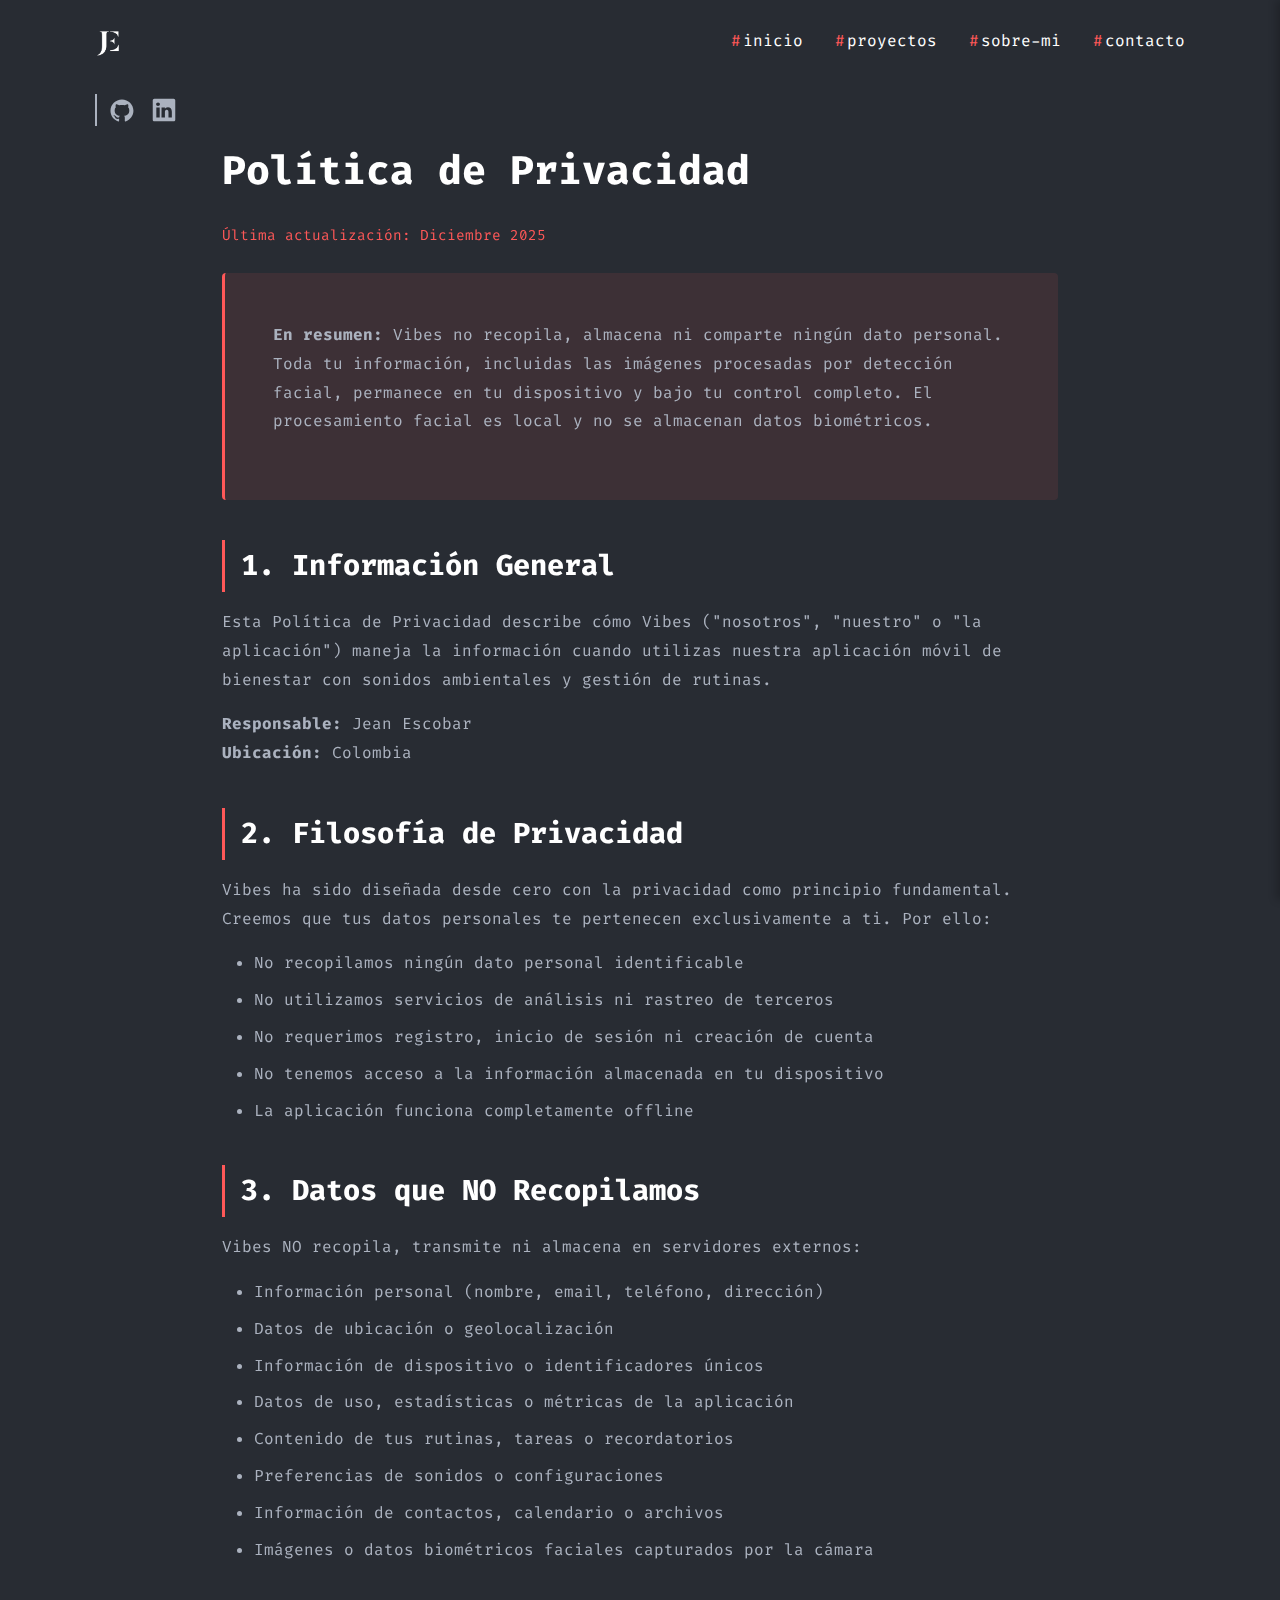
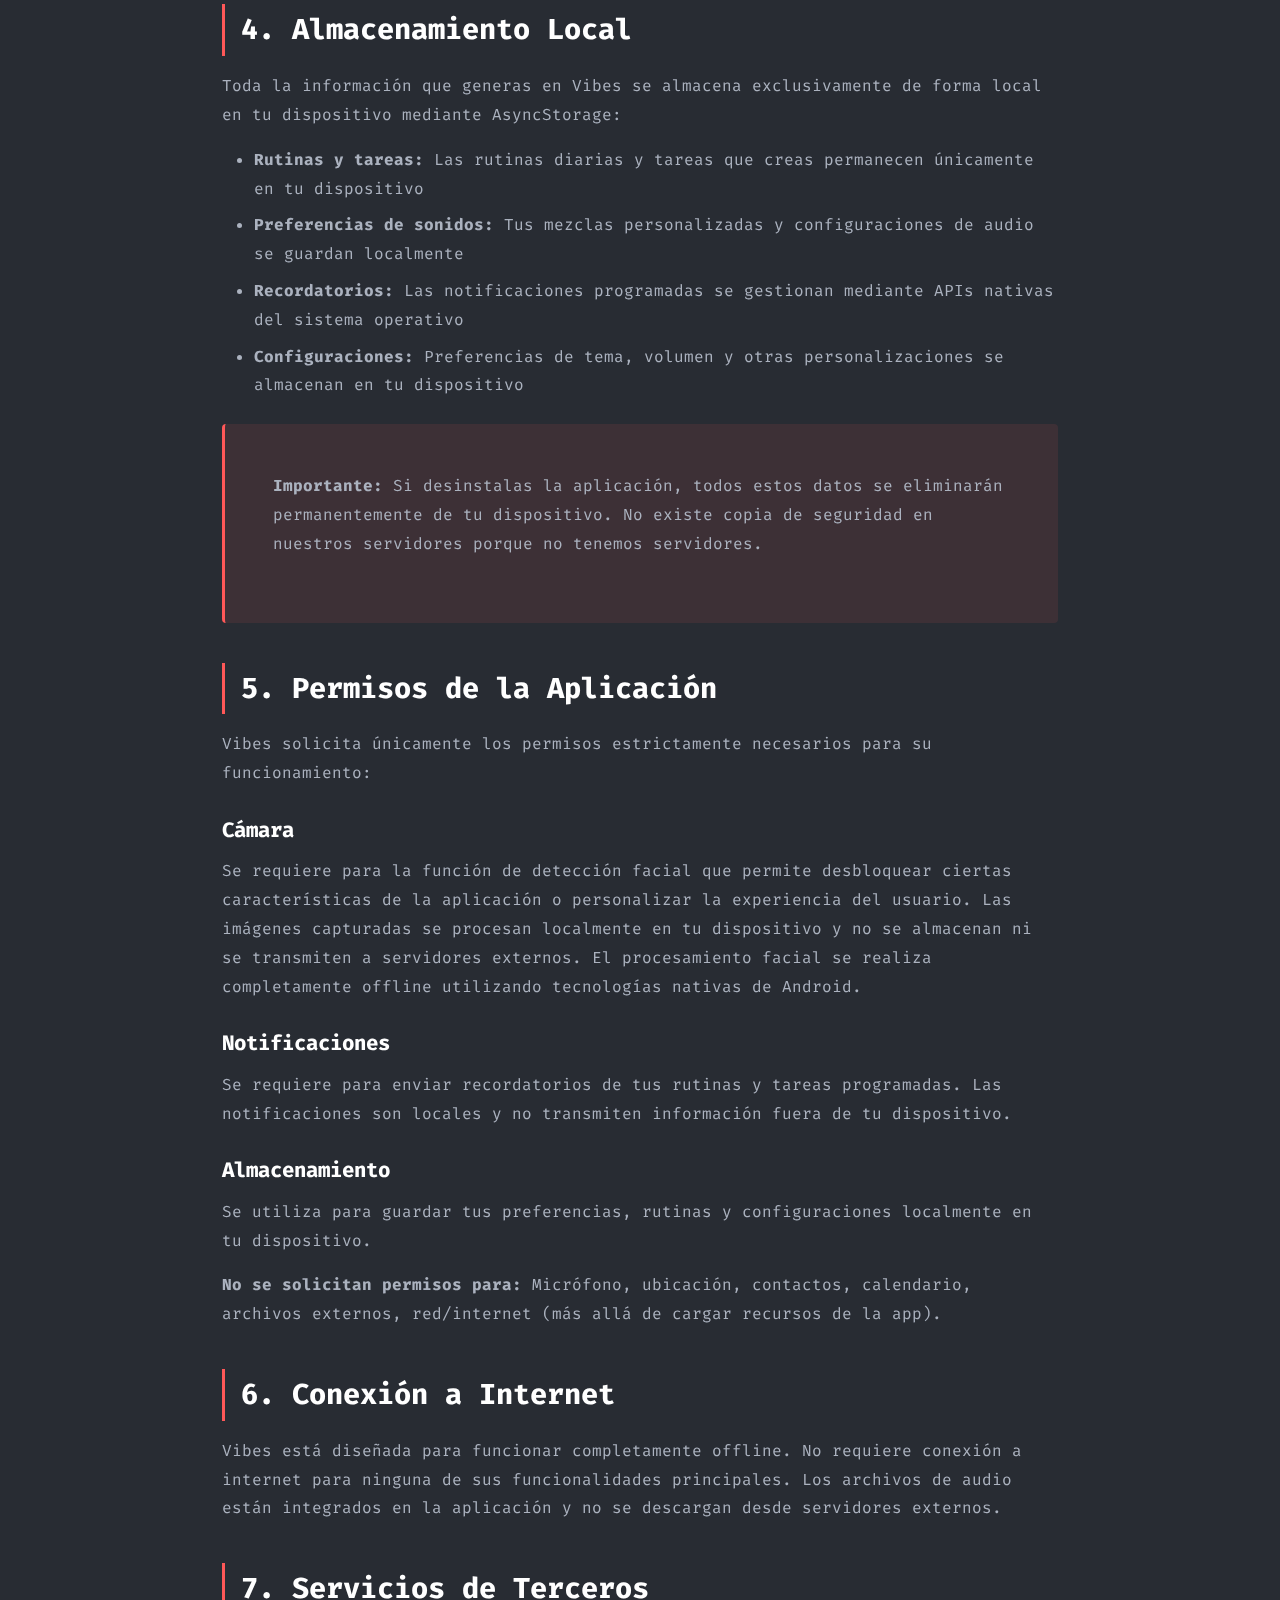
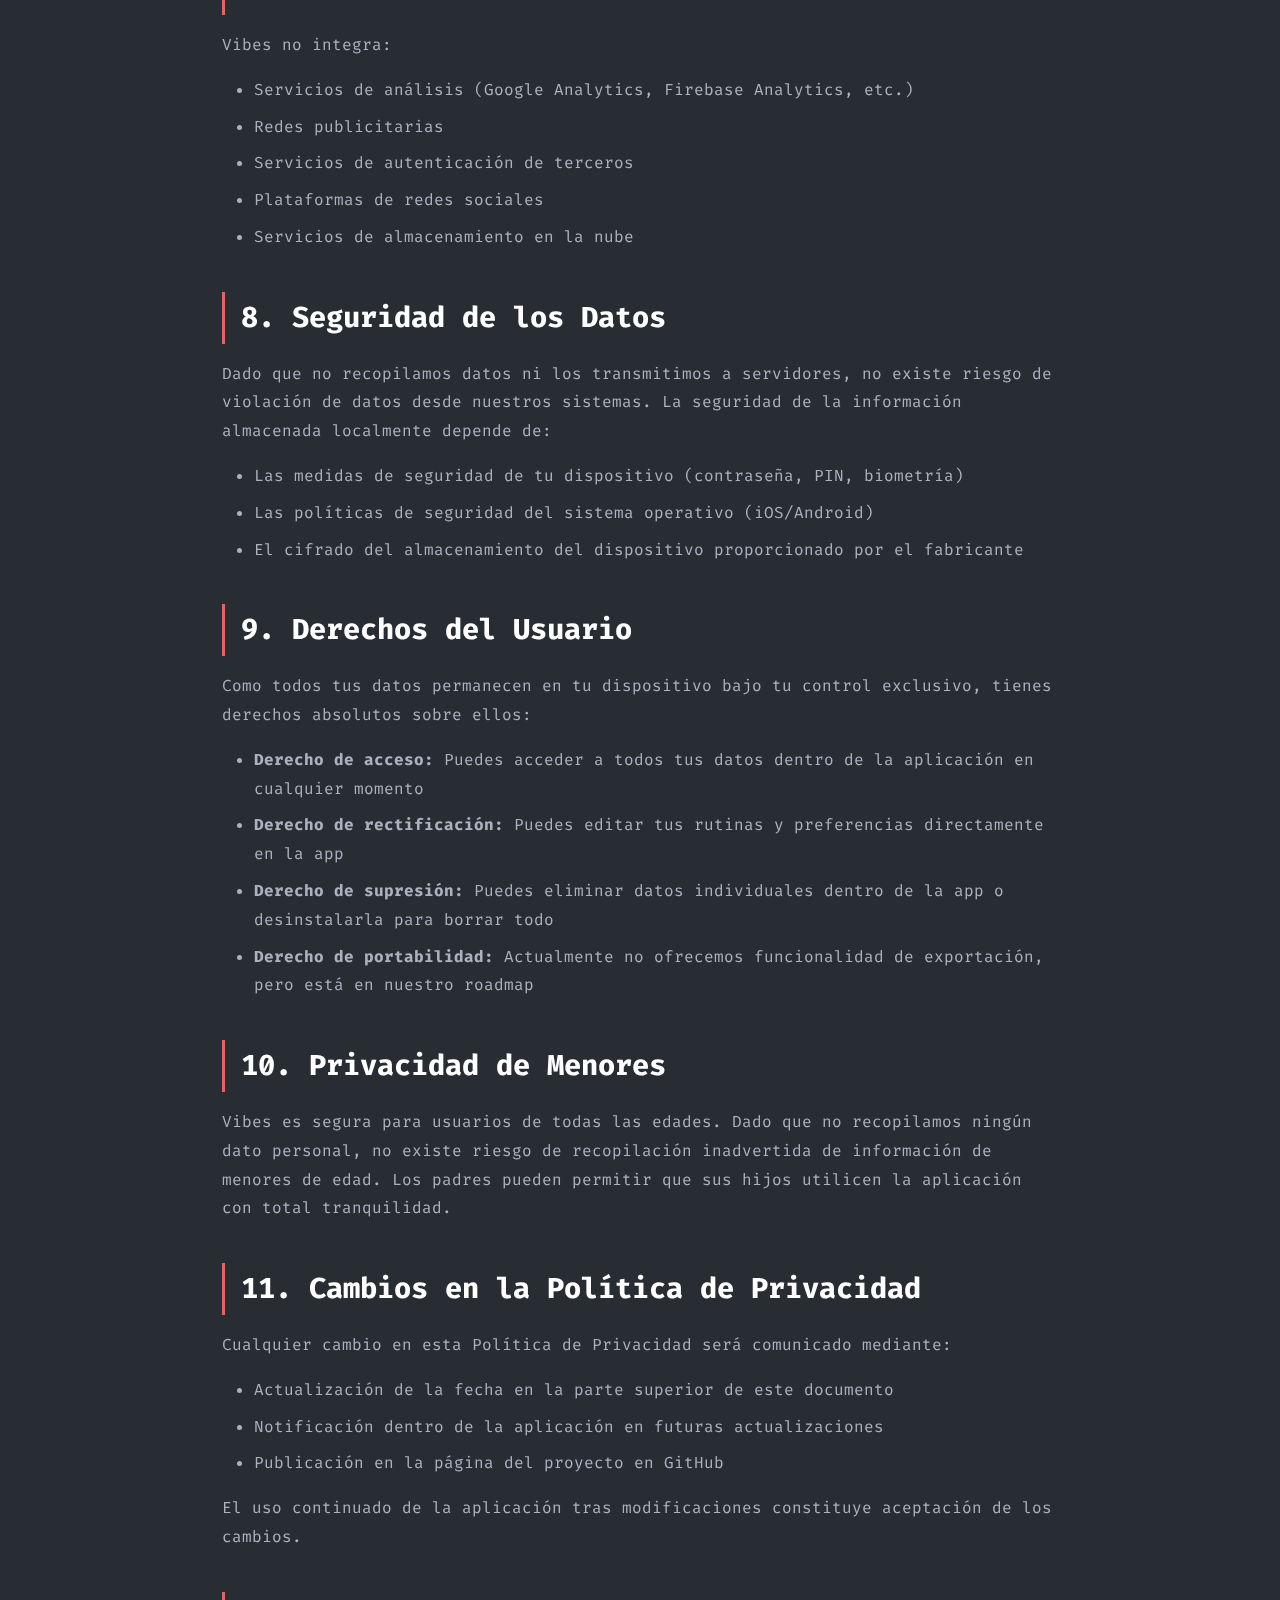
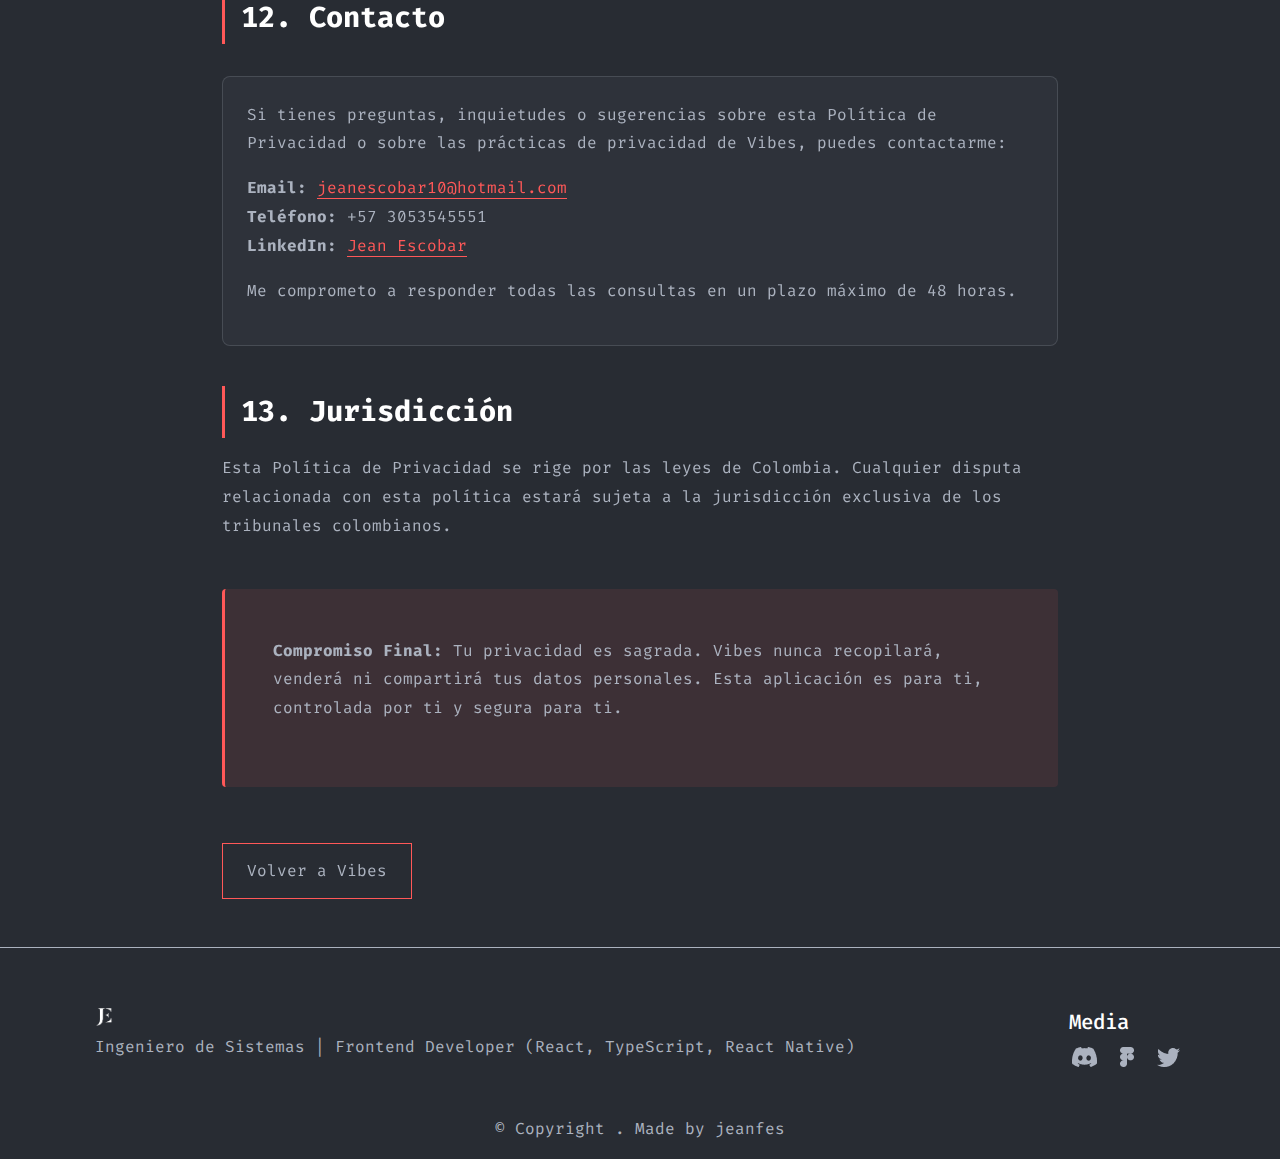
<file: pages/privacidad-vibes.html>
﻿<!DOCTYPE html>
<html lang="es">

<head>
    <meta charset="UTF-8">
    <meta name="viewport" content="width=device-width, initial-scale=1.0">
    <link rel="preconnect" href="https://fonts.googleapis.com">
    <link rel="preconnect" href="https://fonts.gstatic.com" crossorigin>
    <link href="https://fonts.googleapis.com/css2?family=Fira+Code:wght@300;400;500;700&display=swap" rel="stylesheet">
    <link rel="stylesheet" href="https://unpkg.com/aos@next/dist/aos.css" />
    <link rel="stylesheet" href="../estilo.css">
    <link rel="stylesheet" href="../styles/proyecto-detalle.css">
    <title>Política de Privacidad - Vibes</title>
    <style>
        .privacy-content {
            max-width: 900px;
            margin: 3rem auto;
            padding: 0 2rem;
            color: #ABB2BF;
            line-height: 1.8;
        }

        .privacy-content h1 {
            color: #fff;
            font-size: 2.5rem;
            margin-bottom: 1rem;
        }

        .privacy-content h2 {
            color: #fff;
            font-size: 1.8rem;
            margin-top: 2.5rem;
            margin-bottom: 1rem;
            border-left: 3px solid #ff5858;
            padding-left: 1rem;
        }

        .privacy-content h3 {
            color: #fff;
            font-size: 1.3rem;
            margin-top: 1.5rem;
            margin-bottom: 0.5rem;
        }

        .privacy-content p {
            margin-bottom: 1rem;
        }

        .privacy-content ul {
            margin-left: 2rem;
            margin-bottom: 1rem;
        }

        .privacy-content li {
            margin-bottom: 0.5rem;
        }

        .privacy-highlight {
            background: rgba(255, 88, 88, 0.1);
            border-left: 3px solid #ff5858;
            padding: 3rem;
            margin: 1.5rem 0;
            border-radius: 4px;
        }

        .privacy-date {
            color: #ff5858;
            font-size: 0.9rem;
            margin-top: 0.5rem;
        }

        .contact-box {
            background: rgba(171, 178, 191, 0.05);
            padding: 1.5rem;
            border-radius: 8px;
            margin: 2rem 0;
            border: 1px solid rgba(171, 178, 191, 0.2);
        }

        .contact-box a {
            color: #ff5858;
            text-decoration: none;
            border-bottom: 1px solid #ff5858;
        }

        .btn-back {
            display: inline-block;
            margin-top: 2rem;
            color: #ABB2BF;
            text-decoration: none;
            padding: 0.8rem 1.5rem;
            border: 1px solid #ff5858;
            transition: all 0.3s ease;
        }

        .btn-back:hover {
            background: rgba(255, 88, 88, 0.1);
            color: #fff;
        }
    </style>
</head>

<body>
    <section id="inicio" class="inicio">
        <div class="contenido">
            <header>
                <div class="logo">
                    <img src="../img/Logo_JE.png" alt="logo Jean Escobar">
                </div>
                <nav id="nav">
                    <a href="../index.html"><span>#</span>inicio</a>
                    <a href="./proyectos.html"><span>#</span>proyectos</a>
                    <a href="./sobre-mi.html"><span>#</span>sobre-mi</a>
                    <a href="./contacto.html"><span>#</span>contacto</a>
                </nav>
                <svg id="icon_menu" class="inactive" xmlns="http://www.w3.org/2000/svg" width="24" height="24"
                    viewBox="0 0 24 24" fill="none">
                    <rect y="5" width="24" height="2" fill="#D9D9D9" />
                    <rect x="9" y="12" width="15" height="2" fill="#D9D9D9" />
                </svg>
                <div id="menu_mobile">
                    <div class="header_menu-mobile">
                        <img src="../img/Logo_JE.png" alt="logo Jean Escobar">
                        <svg id="close_menu" xmlns="http://www.w3.org/2000/svg" width="24" height="24"
                            viewBox="0 0 24 24" fill="none">
                            <rect width="1" height="1" transform="matrix(1 0 0 -1 11 12)" fill="#D9D9D9" />
                            <rect x="3" y="19.9706" width="24" height="2" transform="rotate(-45 3 19.9706)"
                                fill="#D9D9D9" />
                            <rect x="4" y="3" width="24" height="2" transform="rotate(45 4 3)" fill="#D9D9D9" />
                        </svg>
                    </div>
                    <nav id="nav_mobile">
                        <a href="../index.html"><span>#</span>inicio</a>
                        <a href="./proyectos.html"><span>#</span>proyectos</a>
                        <a href="./sobre-mi.html"><span>#</span>sobre-mi</a>
                        <a href="./contacto.html"><span>#</span>contacto</a>
                    </nav>
                </div>
                <div class="social_container">
                    <span></span>
                    <a href="https://github.com/jeanfes" target="_blank">
                        <svg xmlns="http://www.w3.org/2000/svg" width="35" height="35" viewBox="0 0 32 32" fill="none">
                            <path class="cambiar-color" stroke="currentColor"
                                d="M15.5 6C9.69875 6 5 10.5882 5 16.2529C5 20.7899 8.00562 24.6219 12.1794 25.9804C12.7044 26.0701 12.9012 25.7625 12.9012 25.4934C12.9012 25.2499 12.8881 24.4425 12.8881 23.5838C10.25 24.058 9.5675 22.9558 9.3575 22.3791C9.23938 22.0843 8.7275 21.1743 8.28125 20.9308C7.91375 20.7386 7.38875 20.2644 8.26813 20.2516C9.095 20.2388 9.68563 20.9949 9.8825 21.3025C10.8275 22.8533 12.3369 22.4175 12.9406 22.1484C13.0325 21.4819 13.3081 21.0334 13.61 20.777C11.2737 20.5207 8.8325 19.6364 8.8325 15.7147C8.8325 14.5997 9.23938 13.6769 9.90875 12.9592C9.80375 12.7029 9.43625 11.6519 10.0138 10.2422C10.0138 10.2422 10.8931 9.97301 12.9012 11.2931C13.7413 11.0624 14.6338 10.947 15.5263 10.947C16.4188 10.947 17.3113 11.0624 18.1513 11.2931C20.1594 9.9602 21.0387 10.2422 21.0387 10.2422C21.6163 11.6519 21.2488 12.7029 21.1438 12.9592C21.8131 13.6769 22.22 14.5868 22.22 15.7147C22.22 19.6492 19.7656 20.5207 17.4294 20.777C17.81 21.0975 18.1381 21.7126 18.1381 22.6738C18.1381 24.0452 18.125 25.1474 18.125 25.4934C18.125 25.7625 18.3219 26.0829 18.8469 25.9804C20.9314 25.2935 22.7428 23.9854 24.026 22.2403C25.3092 20.4953 25.9996 18.4012 26 16.2529C26 10.5882 21.3013 6 15.5 6Z"
                                fill="#ABB2BF" />
                        </svg>
                    </a>
                    <a href="https://www.linkedin.com/in/jeanescobar10/" target="_blank">
                        <svg xmlns="http://www.w3.org/2000/svg" width="32" height="30" viewBox="0 0 32 32" fill="none">
                            <path class="cambiar-color" stroke="currentColor"
                                d="M4 5.719C4 4.7695 4.789 4 5.7625 4H26.2375C27.211 4 28 4.7695 28 5.719V26.281C28 27.2305 27.211 28 26.2375 28H5.7625C4.789 28 4 27.2305 4 26.281V5.719ZM11.4145 24.091V13.2535H7.813V24.091H11.4145ZM9.6145 11.773C10.87 11.773 11.6515 10.942 11.6515 9.901C11.629 8.8375 10.8715 8.029 9.6385 8.029C8.4055 8.029 7.6 8.839 7.6 9.901C7.6 10.942 8.3815 11.773 9.5905 11.773H9.6145ZM16.9765 24.091V18.0385C16.9765 17.7145 17.0005 17.3905 17.0965 17.1595C17.356 16.513 17.9485 15.8425 18.9445 15.8425C20.248 15.8425 20.7685 16.8355 20.7685 18.2935V24.091H24.37V17.875C24.37 14.545 22.594 12.997 20.224 12.997C18.313 12.997 17.4565 14.047 16.9765 14.7865V14.824H16.9525C16.9605 14.8115 16.9685 14.799 16.9765 14.7865V13.2535H13.3765C13.4215 14.2705 13.3765 24.091 13.3765 24.091H16.9765Z"
                                fill="#ABB2BF" />
                        </svg>
                    </a>
                </div>
            </header>
            <div class="privacy-content" data-aos="fade-up" data-aos-duration="600">
                <h1>Política de Privacidad</h1>
                <p class="privacy-date">Última actualización: Diciembre 2025</p>
                <div class="privacy-highlight">
                    <p><strong>En resumen:</strong> Vibes no recopila, almacena ni comparte ningún dato personal. Toda
                        tu información, incluidas las imágenes procesadas por detección facial, permanece en tu
                        dispositivo y bajo tu control completo. El procesamiento facial es local y no se almacenan datos
                        biométricos.</p>
                </div>
                <h2>1. Información General</h2>
                <p>Esta Política de Privacidad describe cómo Vibes ("nosotros", "nuestro" o "la aplicación") maneja la
                    información cuando utilizas nuestra aplicación móvil de bienestar con sonidos ambientales y gestión
                    de rutinas.</p>
                <p><strong>Responsable:</strong> Jean Escobar<br>
                    <strong>Ubicación:</strong> Colombia
                </p>
                <h2>2. Filosofía de Privacidad</h2>
                <p>Vibes ha sido diseñada desde cero con la privacidad como principio fundamental. Creemos que tus datos
                    personales te pertenecen exclusivamente a ti. Por ello:</p>
                <ul>
                    <li>No recopilamos ningún dato personal identificable</li>
                    <li>No utilizamos servicios de análisis ni rastreo de terceros</li>
                    <li>No requerimos registro, inicio de sesión ni creación de cuenta</li>
                    <li>No tenemos acceso a la información almacenada en tu dispositivo</li>
                    <li>La aplicación funciona completamente offline</li>
                </ul>
                <h2>3. Datos que NO Recopilamos</h2>
                <p>Vibes NO recopila, transmite ni almacena en servidores externos:</p>
                <ul>
                    <li>Información personal (nombre, email, teléfono, dirección)</li>
                    <li>Datos de ubicación o geolocalización</li>
                    <li>Información de dispositivo o identificadores únicos</li>
                    <li>Datos de uso, estadísticas o métricas de la aplicación</li>
                    <li>Contenido de tus rutinas, tareas o recordatorios</li>
                    <li>Preferencias de sonidos o configuraciones</li>
                    <li>Información de contactos, calendario o archivos</li>
                    <li>Imágenes o datos biométricos faciales capturados por la cámara</li>
                </ul>
                <h2>4. Almacenamiento Local</h2>
                <p>Toda la información que generas en Vibes se almacena exclusivamente de forma local en tu dispositivo
                    mediante AsyncStorage:</p>
                <ul>
                    <li><strong>Rutinas y tareas:</strong> Las rutinas diarias y tareas que creas permanecen únicamente
                        en tu dispositivo</li>
                    <li><strong>Preferencias de sonidos:</strong> Tus mezclas personalizadas y configuraciones de audio
                        se guardan localmente</li>
                    <li><strong>Recordatorios:</strong> Las notificaciones programadas se gestionan mediante APIs
                        nativas del sistema operativo</li>
                    <li><strong>Configuraciones:</strong> Preferencias de tema, volumen y otras personalizaciones se
                        almacenan en tu dispositivo</li>
                </ul>
                <div class="privacy-highlight">
                    <p><strong>Importante:</strong> Si desinstalas la aplicación, todos estos datos se eliminarán
                        permanentemente de tu dispositivo. No existe copia de seguridad en nuestros servidores porque no
                        tenemos servidores.</p>
                </div>
                <h2>5. Permisos de la Aplicación</h2>
                <p>Vibes solicita únicamente los permisos estrictamente necesarios para su funcionamiento:</p>
                <h3>Cámara</h3>
                <p>Se requiere para la función de detección facial que permite desbloquear ciertas características de la
                    aplicación o personalizar la experiencia del usuario. Las imágenes capturadas se procesan localmente
                    en tu dispositivo y no se almacenan ni se transmiten a servidores externos. El procesamiento facial
                    se realiza completamente offline utilizando tecnologías nativas de Android.</p>
                <h3>Notificaciones</h3>
                <p>Se requiere para enviar recordatorios de tus rutinas y tareas programadas. Las notificaciones son
                    locales y no transmiten información fuera de tu dispositivo.</p>
                <h3>Almacenamiento</h3>
                <p>Se utiliza para guardar tus preferencias, rutinas y configuraciones localmente en tu dispositivo.</p>
                <p><strong>No se solicitan permisos para:</strong> Micrófono, ubicación, contactos, calendario, archivos
                    externos, red/internet (más allá de cargar recursos de la app).</p>
                <h2>6. Conexión a Internet</h2>
                <p>Vibes está diseñada para funcionar completamente offline. No requiere conexión a internet para
                    ninguna de sus funcionalidades principales. Los archivos de audio están integrados en la aplicación
                    y no se descargan desde servidores externos.</p>
                <h2>7. Servicios de Terceros</h2>
                <p>Vibes no integra:</p>
                <ul>
                    <li>Servicios de análisis (Google Analytics, Firebase Analytics, etc.)</li>
                    <li>Redes publicitarias</li>
                    <li>Servicios de autenticación de terceros</li>
                    <li>Plataformas de redes sociales</li>
                    <li>Servicios de almacenamiento en la nube</li>
                </ul>
                <h2>8. Seguridad de los Datos</h2>
                <p>Dado que no recopilamos datos ni los transmitimos a servidores, no existe riesgo de violación de
                    datos desde nuestros sistemas. La seguridad de la información almacenada localmente depende de:</p>
                <ul>
                    <li>Las medidas de seguridad de tu dispositivo (contraseña, PIN, biometría)</li>
                    <li>Las políticas de seguridad del sistema operativo (iOS/Android)</li>
                    <li>El cifrado del almacenamiento del dispositivo proporcionado por el fabricante</li>
                </ul>
                <h2>9. Derechos del Usuario</h2>
                <p>Como todos tus datos permanecen en tu dispositivo bajo tu control exclusivo, tienes derechos
                    absolutos sobre ellos:</p>
                <ul>
                    <li><strong>Derecho de acceso:</strong> Puedes acceder a todos tus datos dentro de la aplicación en
                        cualquier momento</li>
                    <li><strong>Derecho de rectificación:</strong> Puedes editar tus rutinas y preferencias directamente
                        en la app</li>
                    <li><strong>Derecho de supresión:</strong> Puedes eliminar datos individuales dentro de la app o
                        desinstalarla para borrar todo</li>
                    <li><strong>Derecho de portabilidad:</strong> Actualmente no ofrecemos funcionalidad de exportación,
                        pero está en nuestro roadmap</li>
                </ul>
                <h2>10. Privacidad de Menores</h2>
                <p>Vibes es segura para usuarios de todas las edades. Dado que no recopilamos ningún dato personal, no
                    existe riesgo de recopilación inadvertida de información de menores de edad. Los padres pueden
                    permitir que sus hijos utilicen la aplicación con total tranquilidad.</p>
                <h2>11. Cambios en la Política de Privacidad</h2>
                <p>Cualquier cambio en esta Política de Privacidad será comunicado mediante:</p>
                <ul>
                    <li>Actualización de la fecha en la parte superior de este documento</li>
                    <li>Notificación dentro de la aplicación en futuras actualizaciones</li>
                    <li>Publicación en la página del proyecto en GitHub</li>
                </ul>
                <p>El uso continuado de la aplicación tras modificaciones constituye aceptación de los cambios.</p>
                <h2>12. Contacto</h2>
                <div class="contact-box">
                    <p>Si tienes preguntas, inquietudes o sugerencias sobre esta Política de Privacidad o sobre las
                        prácticas de privacidad de Vibes, puedes contactarme:</p>
                    <p><strong>Email:</strong> <a
                            href="mailto:jeanescobar10@hotmail.com">jeanescobar10@hotmail.com</a><br>
                        <strong>Teléfono:</strong> +57 3053545551<br>
                        <strong>LinkedIn:</strong> <a href="https://www.linkedin.com/in/jeanescobar10/"
                            target="_blank">Jean Escobar</a>
                    </p>
                    <p>Me comprometo a responder todas las consultas en un plazo máximo de 48 horas.</p>
                </div>
                <h2>13. Jurisdicción</h2>
                <p>Esta Política de Privacidad se rige por las leyes de Colombia. Cualquier disputa relacionada con esta
                    política estará sujeta a la jurisdicción exclusiva de los tribunales colombianos.</p>
                <div class="privacy-highlight" style="margin-top: 3rem;">
                    <p><strong>Compromiso Final:</strong> Tu privacidad es sagrada. Vibes nunca recopilará, venderá ni
                        compartirá tus datos personales. Esta aplicación es para ti, controlada por ti y segura para ti.
                    </p>
                </div>
                <a href="./detalle-vibes.html" class="btn-back"> Volver a Vibes</a>
            </div>
        </div>
    </section>
    <footer>
        <section>
            <div>
                <article class="logo_footer_container"><img src="../img/Logo_JE.png" alt=""></article>
                <p>Ingeniero de Sistemas | Frontend Developer (React, TypeScript, React Native)</p>
            </div>
            <div class="media_container">
                <h5>Media</h5>
                <a href="https://discord.gg/cxKRNrsx" target="_blank"><img src="../img/Discord.png" alt=""></a>
                <a href="https://www.figma.com/files/user/1075955596408129265?fuid=1075955596408129265"
                    target="_blank"><img src="../img/Figma.png" alt=""></a>
                <a href="https://twitter.com/JEANFES10" target="_blank"><img src="../img/Twitter.png" alt=""></a>
            </div>
        </section>
        <p>© Copyright <span id="current-year"></span>. Made by jeanfes</p>
    </footer>
    <script src="https://unpkg.com/aos@next/dist/aos.js"></script>
    <script>AOS.init();</script>
    <script src="../app.js"></script>
</body>

</html>
</file>
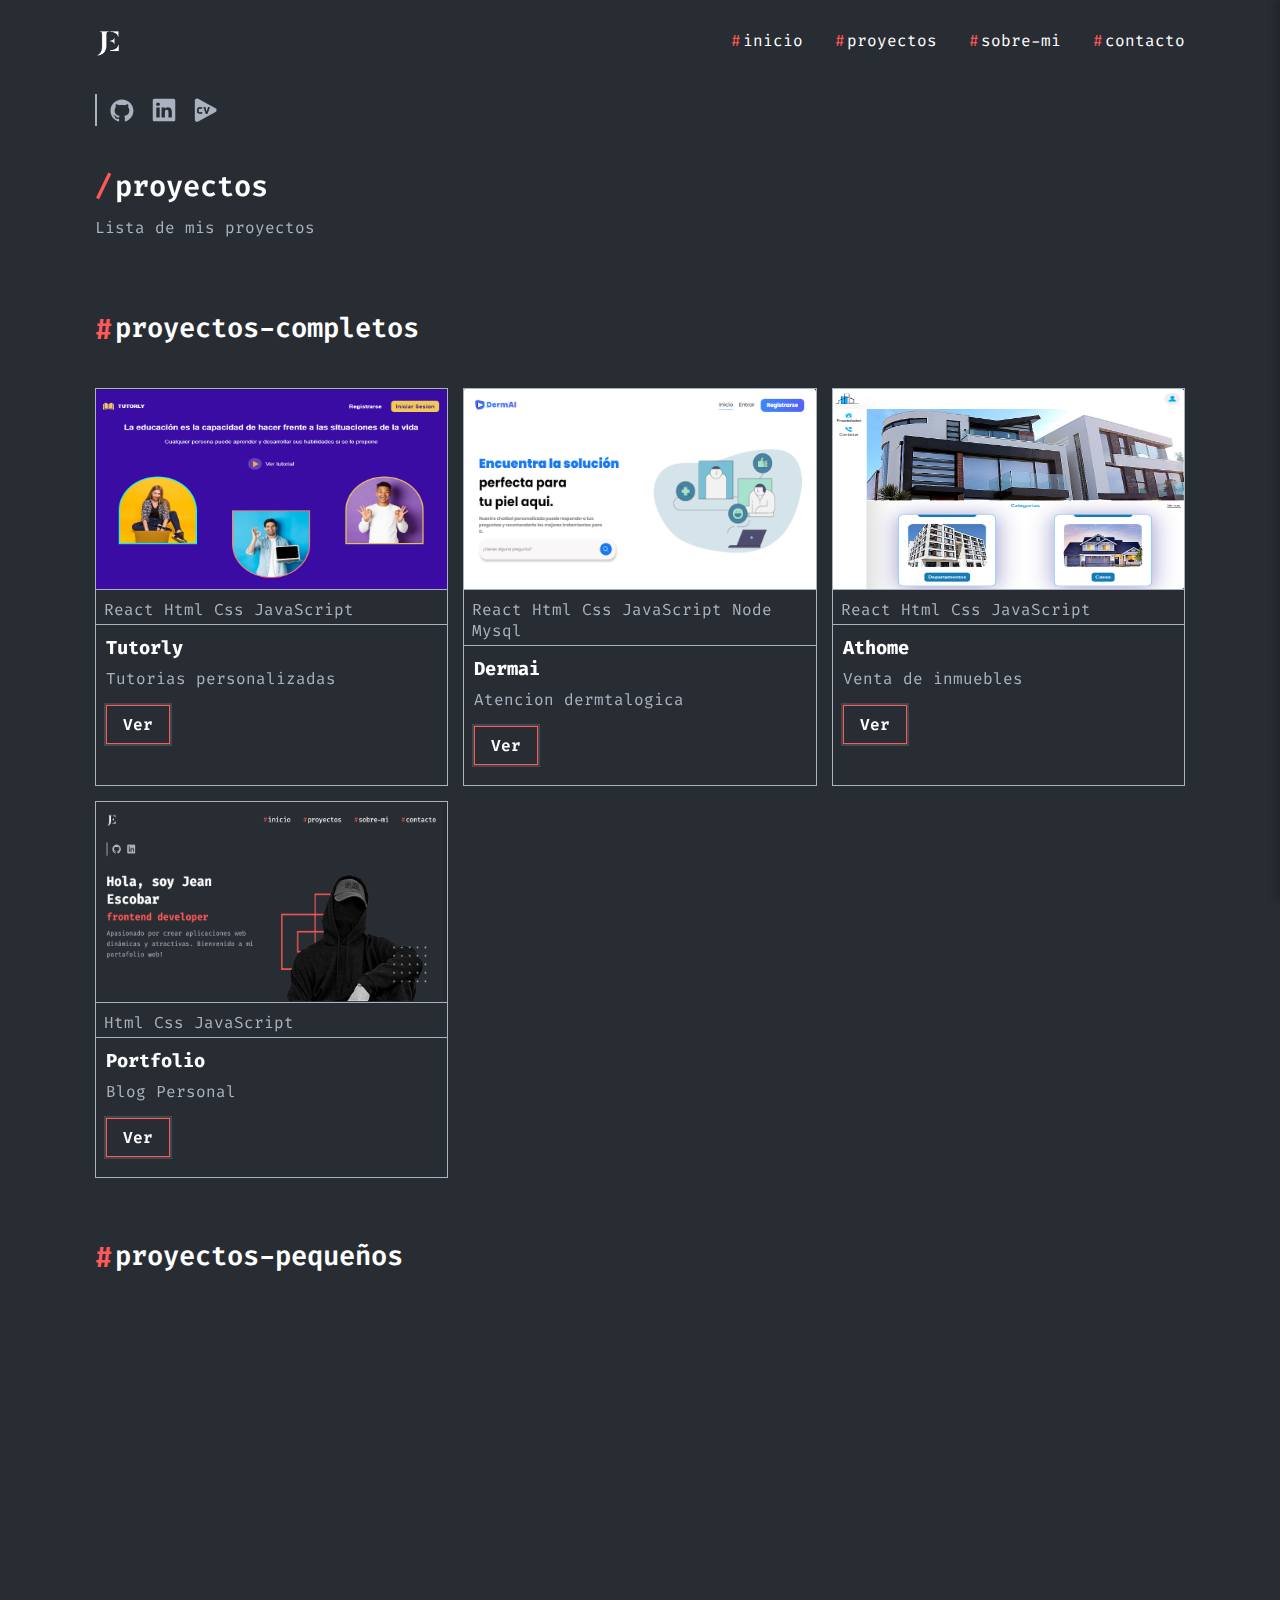
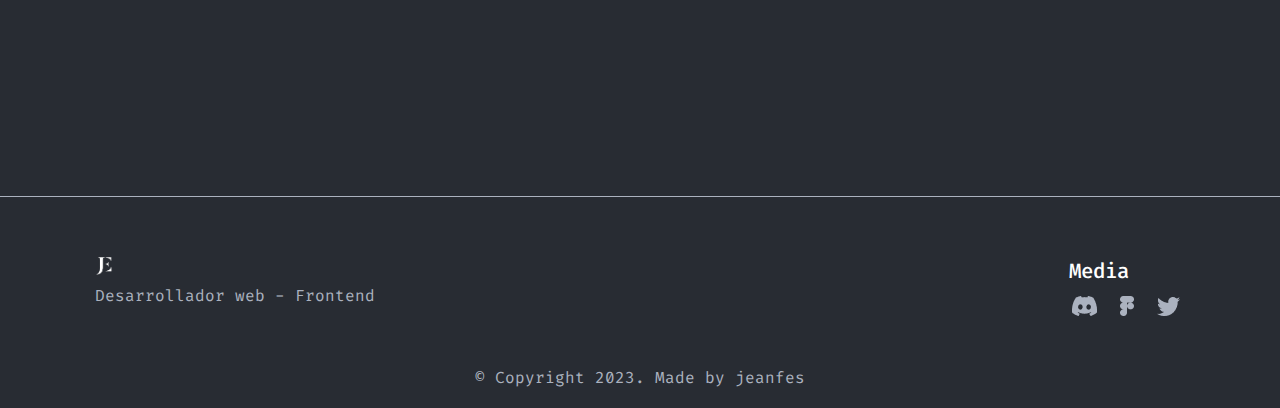
<file: pages/proyectos.html>
<!DOCTYPE html>
<html lang="en">

<head>
    <meta charset="UTF-8">
    <meta name="viewport" content="width=device-width, initial-scale=1.0">
    <link rel="preconnect" href="https://fonts.googleapis.com">
    <link rel="preconnect" href="https://fonts.gstatic.com" crossorigin>
    <link href="https://fonts.googleapis.com/css2?family=Fira+Code:wght@300;400;500;700&display=swap" rel="stylesheet">
    <link rel="stylesheet" href="https://unpkg.com/aos@next/dist/aos.css" />
    <link rel="stylesheet" href="../estilo.css">
    <link rel="stylesheet" href="../styles/proyectos.css">
    <title>Proyectos</title>
</head>

<body>
    <section id="inicio" class="inicio">
        <div class="contenido">
            <header>
                <div class="logo">
                    <img src="../img/Logo_JE.png" alt="logo Jean Escobar">
                </div>
                <nav id="nav">
                    <a href="../index.html"><span>#</span>inicio</a>
                    <a href="./proyectos.html"><span>#</span>proyectos</a>
                    <a href="./sobre-mi.html"><span>#</span>sobre-mi</a>
                    <a href="./contacto.html"><span>#</span>contacto</a>
                </nav>
                <svg id="icon_menu" class="inactive" xmlns="http://www.w3.org/2000/svg" width="24" height="24"
                    viewBox="0 0 24 24" fill="none">
                    <rect y="5" width="24" height="2" fill="#D9D9D9" />
                    <rect x="9" y="12" width="15" height="2" fill="#D9D9D9" />
                </svg>
                <div id="menu_mobile">
                    <div class="header_menu-mobile">
                        <img src="../img/Logo_JE.png" alt="logo Jean Escobar">
                        <svg id="close_menu" xmlns="http://www.w3.org/2000/svg" width="24" height="24"
                            viewBox="0 0 24 24" fill="none">
                            <rect width="1" height="1" transform="matrix(1 0 0 -1 11 12)" fill="#D9D9D9" />
                            <rect x="3" y="19.9706" width="24" height="2" transform="rotate(-45 3 19.9706)"
                                fill="#D9D9D9" />
                            <rect x="4" y="3" width="24" height="2" transform="rotate(45 4 3)" fill="#D9D9D9" />
                        </svg>
                    </div>
                    <nav id="nav_mobile">
                        <a href="../index.html"><span>#</span>inicio</a>
                        <a href="./proyectos.html"><span>#</span>proyectos</a>
                        <a href="./sobre-mi.html"><span>#</span>sobre-mi</a>
                        <a href="./contacto.html"><span>#</span>contacto</a>
                    </nav>
                    <div class="social_container_mobile">
                        <a href="https://github.com/jeanfes" target="_blank">
                            <svg xmlns="http://www.w3.org/2000/svg" width="50" height="51" viewBox="0 0 32 32" fill="none">
                                <path class="cambiar-color" stroke="currentColor" d="M15.5 6C9.69875 6 5 10.5882 5 16.2529C5 20.7899 8.00562 24.6219 12.1794 25.9804C12.7044 26.0701 12.9012 25.7625 12.9012 25.4934C12.9012 25.2499 12.8881 24.4425 12.8881 23.5838C10.25 24.058 9.5675 22.9558 9.3575 22.3791C9.23938 22.0843 8.7275 21.1743 8.28125 20.9308C7.91375 20.7386 7.38875 20.2644 8.26813 20.2516C9.095 20.2388 9.68563 20.9949 9.8825 21.3025C10.8275 22.8533 12.3369 22.4175 12.9406 22.1484C13.0325 21.4819 13.3081 21.0334 13.61 20.777C11.2737 20.5207 8.8325 19.6364 8.8325 15.7147C8.8325 14.5997 9.23938 13.6769 9.90875 12.9592C9.80375 12.7029 9.43625 11.6519 10.0138 10.2422C10.0138 10.2422 10.8931 9.97301 12.9012 11.2931C13.7413 11.0624 14.6338 10.947 15.5263 10.947C16.4188 10.947 17.3113 11.0624 18.1513 11.2931C20.1594 9.9602 21.0387 10.2422 21.0387 10.2422C21.6163 11.6519 21.2488 12.7029 21.1438 12.9592C21.8131 13.6769 22.22 14.5868 22.22 15.7147C22.22 19.6492 19.7656 20.5207 17.4294 20.777C17.81 21.0975 18.1381 21.7126 18.1381 22.6738C18.1381 24.0452 18.125 25.1474 18.125 25.4934C18.125 25.7625 18.3219 26.0829 18.8469 25.9804C20.9314 25.2935 22.7428 23.9854 24.026 22.2403C25.3092 20.4953 25.9996 18.4012 26 16.2529C26 10.5882 21.3013 6 15.5 6Z" fill="#ABB2BF"/>
                            </svg>
                        </a>
                        <a href="https://www.linkedin.com/in/jeanescobar7/" target="_blank">
                            <svg xmlns="http://www.w3.org/2000/svg" width="45" height="43" viewBox="0 0 32 32" fill="none">
                                <path class="cambiar-color" stroke="currentColor" d="M4 5.719C4 4.7695 4.789 4 5.7625 4H26.2375C27.211 4 28 4.7695 28 5.719V26.281C28 27.2305 27.211 28 26.2375 28H5.7625C4.789 28 4 27.2305 4 26.281V5.719ZM11.4145 24.091V13.2535H7.813V24.091H11.4145ZM9.6145 11.773C10.87 11.773 11.6515 10.942 11.6515 9.901C11.629 8.8375 10.8715 8.029 9.6385 8.029C8.4055 8.029 7.6 8.839 7.6 9.901C7.6 10.942 8.3815 11.773 9.5905 11.773H9.6145ZM16.9765 24.091V18.0385C16.9765 17.7145 17.0005 17.3905 17.0965 17.1595C17.356 16.513 17.9485 15.8425 18.9445 15.8425C20.248 15.8425 20.7685 16.8355 20.7685 18.2935V24.091H24.37V17.875C24.37 14.545 22.594 12.997 20.224 12.997C18.313 12.997 17.4565 14.047 16.9765 14.7865V14.824H16.9525C16.9605 14.8115 16.9685 14.799 16.9765 14.7865V13.2535H13.3765C13.4215 14.2705 13.3765 24.091 13.3765 24.091H16.9765Z" fill="#ABB2BF"/>
                            </svg>
                        </a>
                        <a href="cv_jeanescobar.pdf" download="cv_jeanescobar">
                            <svg xmlns="http://www.w3.org/2000/svg" width="50" height="53" viewBox="0 0 46 45" fill="none">
                                <path class="cambiar-color" stroke="currentColor" d="M34.5847 24.3221L12.3153 36.627C10.4254 37.6702 8 36.407 8 34.304L8 9.69412C8 7.59441 10.4219 6.32792 12.3153 7.37444L34.5847 19.6794C35.0146 19.9131 35.372 20.2509 35.6205 20.6586C35.8691 21.0663 36 21.5293 36 22.0007C36 22.4721 35.8691 22.9352 35.6205 23.3428C35.372 23.7505 35.0146 24.0884 34.5847 24.3221Z" fill="#ABB2BF"/>
                                <path d="M14.8474 25.1975C15.2174 25.1975 15.5624 25.135 15.8824 25.01C16.2024 24.88 16.5074 24.7125 16.7974 24.5075L17.5774 25.5875C17.2324 25.8825 16.8124 26.1225 16.3174 26.3075C15.8274 26.4875 15.3199 26.5775 14.7949 26.5775C13.9849 26.5775 13.2924 26.4075 12.7174 26.0675C12.1424 25.7225 11.7024 25.24 11.3974 24.62C11.0924 24 10.9399 23.2775 10.9399 22.4525C10.9399 21.6475 11.0924 20.93 11.3974 20.3C11.7074 19.665 12.1524 19.165 12.7324 18.8C13.3124 18.43 14.0099 18.245 14.8249 18.245C15.3649 18.245 15.8624 18.325 16.3174 18.485C16.7724 18.645 17.1899 18.8825 17.5699 19.1975L16.7974 20.255C16.4874 20.04 16.1699 19.8775 15.8449 19.7675C15.5249 19.6525 15.1949 19.595 14.8549 19.595C14.2299 19.595 13.7174 19.825 13.3174 20.285C12.9224 20.745 12.7249 21.4675 12.7249 22.4525C12.7249 23.1125 12.8149 23.645 12.9949 24.05C13.1799 24.45 13.4324 24.7425 13.7524 24.9275C14.0724 25.1075 14.4374 25.1975 14.8474 25.1975ZM26.9616 18.455L24.1716 26.375H22.2066L19.4166 18.455H21.2166L23.2266 24.98L25.2441 18.455H26.9616Z" fill="#282C33"/>
                                <path d="M15.8824 25.01L15.9552 25.1963L15.9577 25.1953L15.8824 25.01ZM16.7974 24.5075L16.9596 24.3904L16.8436 24.2299L16.682 24.3442L16.7974 24.5075ZM17.5774 25.5875L17.7074 25.7395L17.8474 25.6198L17.7396 25.4704L17.5774 25.5875ZM16.3174 26.3075L16.3864 26.4952L16.3874 26.4948L16.3174 26.3075ZM12.7174 26.0675L12.6145 26.239L12.6156 26.2397L12.7174 26.0675ZM11.3974 24.62L11.5769 24.5317L11.5769 24.5317L11.3974 24.62ZM11.3974 20.3L11.2177 20.2123L11.2174 20.2129L11.3974 20.3ZM12.7324 18.8L12.8389 18.9693L12.84 18.9686L12.7324 18.8ZM16.3174 18.485L16.2511 18.6737L16.2511 18.6737L16.3174 18.485ZM17.5699 19.1975L17.7314 19.3155L17.8424 19.1636L17.6976 19.0435L17.5699 19.1975ZM16.7974 20.255L16.6834 20.4193L16.8438 20.5306L16.9589 20.373L16.7974 20.255ZM15.8449 19.7675L15.7773 19.9557L15.7808 19.9569L15.8449 19.7675ZM13.3174 20.285L13.1665 20.1538L13.1657 20.1547L13.3174 20.285ZM12.9949 24.05L12.8121 24.1312L12.8134 24.134L12.9949 24.05ZM13.7524 24.9275L13.6523 25.1007L13.6544 25.1018L13.7524 24.9275ZM14.8474 25.3975C15.2404 25.3975 15.6103 25.331 15.9552 25.1963L15.8096 24.8237C15.5146 24.939 15.1944 24.9975 14.8474 24.9975V25.3975ZM15.9577 25.1953C16.2923 25.0594 16.6107 24.8844 16.9129 24.6708L16.682 24.3442C16.4041 24.5406 16.1126 24.7006 15.8071 24.8247L15.9577 25.1953ZM16.6353 24.6246L17.4153 25.7046L17.7396 25.4704L16.9596 24.3904L16.6353 24.6246ZM17.4474 25.4355C17.1229 25.713 16.724 25.942 16.2474 26.1202L16.3874 26.4948C16.9008 26.303 17.342 26.052 17.7074 25.7395L17.4474 25.4355ZM16.2485 26.1198C15.7807 26.2916 15.2965 26.3775 14.7949 26.3775V26.7775C15.3433 26.7775 15.8742 26.6834 16.3864 26.4952L16.2485 26.1198ZM14.7949 26.3775C14.0131 26.3775 13.3574 26.2136 12.8192 25.8953L12.6156 26.2397C13.2274 26.6014 13.9567 26.7775 14.7949 26.7775V26.3775ZM12.8203 25.896C12.2794 25.5714 11.8654 25.1183 11.5769 24.5317L11.218 24.7083C11.5394 25.3617 12.0055 25.8736 12.6145 26.239L12.8203 25.896ZM11.5769 24.5317C11.2878 23.944 11.1399 23.2528 11.1399 22.4525H10.7399C10.7399 23.3022 10.8971 24.056 11.218 24.7083L11.5769 24.5317ZM11.1399 22.4525C11.1399 21.6732 11.2874 20.9862 11.5774 20.3871L11.2174 20.2129C10.8974 20.8738 10.7399 21.6218 10.7399 22.4525H11.1399ZM11.5771 20.3877C11.8713 19.7851 12.2915 19.3138 12.8389 18.9693L12.6259 18.6307C12.0134 19.0162 11.5435 19.5449 11.2177 20.2123L11.5771 20.3877ZM12.84 18.9686C13.3823 18.6226 14.0409 18.445 14.8249 18.445V18.045C13.9789 18.045 13.2425 18.2374 12.6249 18.6314L12.84 18.9686ZM14.8249 18.445C15.345 18.445 15.8198 18.522 16.2511 18.6737L16.3838 18.2963C15.9051 18.128 15.3848 18.045 14.8249 18.045V18.445ZM16.2511 18.6737C16.6832 18.8256 17.0801 19.0512 17.4423 19.3515L17.6976 19.0435C17.2998 18.7138 16.8616 18.4644 16.3838 18.2963L16.2511 18.6737ZM17.4084 19.0795L16.6359 20.137L16.9589 20.373L17.7314 19.3155L17.4084 19.0795ZM16.9114 20.0907C16.5875 19.866 16.2534 19.6946 15.909 19.5781L15.7808 19.9569C16.0864 20.0604 16.3873 20.2139 16.6834 20.4193L16.9114 20.0907ZM15.9126 19.5793C15.5709 19.4565 15.218 19.395 14.8549 19.395V19.795C15.1719 19.795 15.479 19.8485 15.7773 19.9557L15.9126 19.5793ZM14.8549 19.395C14.1737 19.395 13.6056 19.6488 13.1665 20.1538L13.4683 20.4162C13.8293 20.0012 14.2861 19.795 14.8549 19.795V19.395ZM13.1657 20.1547C12.7252 20.6677 12.5249 21.4476 12.5249 22.4525H12.9249C12.9249 21.4874 13.1196 20.8223 13.4692 20.4153L13.1657 20.1547ZM12.5249 22.4525C12.5249 23.128 12.6166 23.6913 12.8122 24.1312L13.1777 23.9688C13.0132 23.5987 12.9249 23.097 12.9249 22.4525H12.5249ZM12.8134 24.134C13.0123 24.564 13.2902 24.8913 13.6523 25.1006L13.8525 24.7544C13.5746 24.5937 13.3475 24.336 13.1764 23.966L12.8134 24.134ZM13.6544 25.1018C14.0077 25.3006 14.4072 25.3975 14.8474 25.3975V24.9975C14.4677 24.9975 14.1372 24.9144 13.8505 24.7532L13.6544 25.1018ZM26.9616 18.455L27.1502 18.5215L27.2441 18.255H26.9616V18.455ZM24.1716 26.375V26.575H24.3131L24.3602 26.4415L24.1716 26.375ZM22.2066 26.375L22.0179 26.4415L22.065 26.575H22.2066V26.375ZM19.4166 18.455V18.255H19.1341L19.2279 18.5215L19.4166 18.455ZM21.2166 18.455L21.4077 18.3961L21.3642 18.255H21.2166V18.455ZM23.2266 24.98L23.0354 25.0389L23.2262 25.6582L23.4176 25.0391L23.2266 24.98ZM25.2441 18.455V18.255H25.0966L25.053 18.3959L25.2441 18.455ZM26.7729 18.3885L23.9829 26.3085L24.3602 26.4415L27.1502 18.5215L26.7729 18.3885ZM24.1716 26.175H22.2066V26.575H24.1716V26.175ZM22.3952 26.3085L19.6052 18.3885L19.2279 18.5215L22.0179 26.4415L22.3952 26.3085ZM19.4166 18.655H21.2166V18.255H19.4166V18.655ZM21.0254 18.5139L23.0354 25.0389L23.4177 24.9211L21.4077 18.3961L21.0254 18.5139ZM23.4176 25.0391L25.4351 18.5141L25.053 18.3959L23.0355 24.9209L23.4176 25.0391ZM25.2441 18.655H26.9616V18.255H25.2441V18.655Z" fill="black"/>
                            </svg>
                        </a>
                    </div>
                </div>
                <div class="social_container">
                    <span></span>
                    <a href="https://github.com/jeanfes" target="_blank">
                        <svg xmlns="http://www.w3.org/2000/svg" width="35" height="35" viewBox="0 0 32 32" fill="none">
                            <path class="cambiar-color" stroke="currentColor" d="M15.5 6C9.69875 6 5 10.5882 5 16.2529C5 20.7899 8.00562 24.6219 12.1794 25.9804C12.7044 26.0701 12.9012 25.7625 12.9012 25.4934C12.9012 25.2499 12.8881 24.4425 12.8881 23.5838C10.25 24.058 9.5675 22.9558 9.3575 22.3791C9.23938 22.0843 8.7275 21.1743 8.28125 20.9308C7.91375 20.7386 7.38875 20.2644 8.26813 20.2516C9.095 20.2388 9.68563 20.9949 9.8825 21.3025C10.8275 22.8533 12.3369 22.4175 12.9406 22.1484C13.0325 21.4819 13.3081 21.0334 13.61 20.777C11.2737 20.5207 8.8325 19.6364 8.8325 15.7147C8.8325 14.5997 9.23938 13.6769 9.90875 12.9592C9.80375 12.7029 9.43625 11.6519 10.0138 10.2422C10.0138 10.2422 10.8931 9.97301 12.9012 11.2931C13.7413 11.0624 14.6338 10.947 15.5263 10.947C16.4188 10.947 17.3113 11.0624 18.1513 11.2931C20.1594 9.9602 21.0387 10.2422 21.0387 10.2422C21.6163 11.6519 21.2488 12.7029 21.1438 12.9592C21.8131 13.6769 22.22 14.5868 22.22 15.7147C22.22 19.6492 19.7656 20.5207 17.4294 20.777C17.81 21.0975 18.1381 21.7126 18.1381 22.6738C18.1381 24.0452 18.125 25.1474 18.125 25.4934C18.125 25.7625 18.3219 26.0829 18.8469 25.9804C20.9314 25.2935 22.7428 23.9854 24.026 22.2403C25.3092 20.4953 25.9996 18.4012 26 16.2529C26 10.5882 21.3013 6 15.5 6Z" fill="#ABB2BF"/>
                        </svg>
                    </a>
                    <a href="https://www.linkedin.com/in/jeanescobar7/" target="_blank">
                        <svg xmlns="http://www.w3.org/2000/svg" width="32" height="30" viewBox="0 0 32 32" fill="none">
                            <path class="cambiar-color" stroke="currentColor" d="M4 5.719C4 4.7695 4.789 4 5.7625 4H26.2375C27.211 4 28 4.7695 28 5.719V26.281C28 27.2305 27.211 28 26.2375 28H5.7625C4.789 28 4 27.2305 4 26.281V5.719ZM11.4145 24.091V13.2535H7.813V24.091H11.4145ZM9.6145 11.773C10.87 11.773 11.6515 10.942 11.6515 9.901C11.629 8.8375 10.8715 8.029 9.6385 8.029C8.4055 8.029 7.6 8.839 7.6 9.901C7.6 10.942 8.3815 11.773 9.5905 11.773H9.6145ZM16.9765 24.091V18.0385C16.9765 17.7145 17.0005 17.3905 17.0965 17.1595C17.356 16.513 17.9485 15.8425 18.9445 15.8425C20.248 15.8425 20.7685 16.8355 20.7685 18.2935V24.091H24.37V17.875C24.37 14.545 22.594 12.997 20.224 12.997C18.313 12.997 17.4565 14.047 16.9765 14.7865V14.824H16.9525C16.9605 14.8115 16.9685 14.799 16.9765 14.7865V13.2535H13.3765C13.4215 14.2705 13.3765 24.091 13.3765 24.091H16.9765Z" fill="#ABB2BF"/>
                        </svg>
                    </a>
                    <a href="cv_jeanescobar.pdf" download="cv_jeanescobar">
                        <svg xmlns="http://www.w3.org/2000/svg" width="37" height="35" viewBox="0 0 46 45" fill="none">
                            <path class="cambiar-color" stroke="currentColor" d="M34.5847 24.3221L12.3153 36.627C10.4254 37.6702 8 36.407 8 34.304L8 9.69412C8 7.59441 10.4219 6.32792 12.3153 7.37444L34.5847 19.6794C35.0146 19.9131 35.372 20.2509 35.6205 20.6586C35.8691 21.0663 36 21.5293 36 22.0007C36 22.4721 35.8691 22.9352 35.6205 23.3428C35.372 23.7505 35.0146 24.0884 34.5847 24.3221Z" fill="#ABB2BF"/>
                            <path d="M14.8474 25.1975C15.2174 25.1975 15.5624 25.135 15.8824 25.01C16.2024 24.88 16.5074 24.7125 16.7974 24.5075L17.5774 25.5875C17.2324 25.8825 16.8124 26.1225 16.3174 26.3075C15.8274 26.4875 15.3199 26.5775 14.7949 26.5775C13.9849 26.5775 13.2924 26.4075 12.7174 26.0675C12.1424 25.7225 11.7024 25.24 11.3974 24.62C11.0924 24 10.9399 23.2775 10.9399 22.4525C10.9399 21.6475 11.0924 20.93 11.3974 20.3C11.7074 19.665 12.1524 19.165 12.7324 18.8C13.3124 18.43 14.0099 18.245 14.8249 18.245C15.3649 18.245 15.8624 18.325 16.3174 18.485C16.7724 18.645 17.1899 18.8825 17.5699 19.1975L16.7974 20.255C16.4874 20.04 16.1699 19.8775 15.8449 19.7675C15.5249 19.6525 15.1949 19.595 14.8549 19.595C14.2299 19.595 13.7174 19.825 13.3174 20.285C12.9224 20.745 12.7249 21.4675 12.7249 22.4525C12.7249 23.1125 12.8149 23.645 12.9949 24.05C13.1799 24.45 13.4324 24.7425 13.7524 24.9275C14.0724 25.1075 14.4374 25.1975 14.8474 25.1975ZM26.9616 18.455L24.1716 26.375H22.2066L19.4166 18.455H21.2166L23.2266 24.98L25.2441 18.455H26.9616Z" fill="#282C33"/>
                            <path d="M15.8824 25.01L15.9552 25.1963L15.9577 25.1953L15.8824 25.01ZM16.7974 24.5075L16.9596 24.3904L16.8436 24.2299L16.682 24.3442L16.7974 24.5075ZM17.5774 25.5875L17.7074 25.7395L17.8474 25.6198L17.7396 25.4704L17.5774 25.5875ZM16.3174 26.3075L16.3864 26.4952L16.3874 26.4948L16.3174 26.3075ZM12.7174 26.0675L12.6145 26.239L12.6156 26.2397L12.7174 26.0675ZM11.3974 24.62L11.5769 24.5317L11.5769 24.5317L11.3974 24.62ZM11.3974 20.3L11.2177 20.2123L11.2174 20.2129L11.3974 20.3ZM12.7324 18.8L12.8389 18.9693L12.84 18.9686L12.7324 18.8ZM16.3174 18.485L16.2511 18.6737L16.2511 18.6737L16.3174 18.485ZM17.5699 19.1975L17.7314 19.3155L17.8424 19.1636L17.6976 19.0435L17.5699 19.1975ZM16.7974 20.255L16.6834 20.4193L16.8438 20.5306L16.9589 20.373L16.7974 20.255ZM15.8449 19.7675L15.7773 19.9557L15.7808 19.9569L15.8449 19.7675ZM13.3174 20.285L13.1665 20.1538L13.1657 20.1547L13.3174 20.285ZM12.9949 24.05L12.8121 24.1312L12.8134 24.134L12.9949 24.05ZM13.7524 24.9275L13.6523 25.1007L13.6544 25.1018L13.7524 24.9275ZM14.8474 25.3975C15.2404 25.3975 15.6103 25.331 15.9552 25.1963L15.8096 24.8237C15.5146 24.939 15.1944 24.9975 14.8474 24.9975V25.3975ZM15.9577 25.1953C16.2923 25.0594 16.6107 24.8844 16.9129 24.6708L16.682 24.3442C16.4041 24.5406 16.1126 24.7006 15.8071 24.8247L15.9577 25.1953ZM16.6353 24.6246L17.4153 25.7046L17.7396 25.4704L16.9596 24.3904L16.6353 24.6246ZM17.4474 25.4355C17.1229 25.713 16.724 25.942 16.2474 26.1202L16.3874 26.4948C16.9008 26.303 17.342 26.052 17.7074 25.7395L17.4474 25.4355ZM16.2485 26.1198C15.7807 26.2916 15.2965 26.3775 14.7949 26.3775V26.7775C15.3433 26.7775 15.8742 26.6834 16.3864 26.4952L16.2485 26.1198ZM14.7949 26.3775C14.0131 26.3775 13.3574 26.2136 12.8192 25.8953L12.6156 26.2397C13.2274 26.6014 13.9567 26.7775 14.7949 26.7775V26.3775ZM12.8203 25.896C12.2794 25.5714 11.8654 25.1183 11.5769 24.5317L11.218 24.7083C11.5394 25.3617 12.0055 25.8736 12.6145 26.239L12.8203 25.896ZM11.5769 24.5317C11.2878 23.944 11.1399 23.2528 11.1399 22.4525H10.7399C10.7399 23.3022 10.8971 24.056 11.218 24.7083L11.5769 24.5317ZM11.1399 22.4525C11.1399 21.6732 11.2874 20.9862 11.5774 20.3871L11.2174 20.2129C10.8974 20.8738 10.7399 21.6218 10.7399 22.4525H11.1399ZM11.5771 20.3877C11.8713 19.7851 12.2915 19.3138 12.8389 18.9693L12.6259 18.6307C12.0134 19.0162 11.5435 19.5449 11.2177 20.2123L11.5771 20.3877ZM12.84 18.9686C13.3823 18.6226 14.0409 18.445 14.8249 18.445V18.045C13.9789 18.045 13.2425 18.2374 12.6249 18.6314L12.84 18.9686ZM14.8249 18.445C15.345 18.445 15.8198 18.522 16.2511 18.6737L16.3838 18.2963C15.9051 18.128 15.3848 18.045 14.8249 18.045V18.445ZM16.2511 18.6737C16.6832 18.8256 17.0801 19.0512 17.4423 19.3515L17.6976 19.0435C17.2998 18.7138 16.8616 18.4644 16.3838 18.2963L16.2511 18.6737ZM17.4084 19.0795L16.6359 20.137L16.9589 20.373L17.7314 19.3155L17.4084 19.0795ZM16.9114 20.0907C16.5875 19.866 16.2534 19.6946 15.909 19.5781L15.7808 19.9569C16.0864 20.0604 16.3873 20.2139 16.6834 20.4193L16.9114 20.0907ZM15.9126 19.5793C15.5709 19.4565 15.218 19.395 14.8549 19.395V19.795C15.1719 19.795 15.479 19.8485 15.7773 19.9557L15.9126 19.5793ZM14.8549 19.395C14.1737 19.395 13.6056 19.6488 13.1665 20.1538L13.4683 20.4162C13.8293 20.0012 14.2861 19.795 14.8549 19.795V19.395ZM13.1657 20.1547C12.7252 20.6677 12.5249 21.4476 12.5249 22.4525H12.9249C12.9249 21.4874 13.1196 20.8223 13.4692 20.4153L13.1657 20.1547ZM12.5249 22.4525C12.5249 23.128 12.6166 23.6913 12.8122 24.1312L13.1777 23.9688C13.0132 23.5987 12.9249 23.097 12.9249 22.4525H12.5249ZM12.8134 24.134C13.0123 24.564 13.2902 24.8913 13.6523 25.1006L13.8525 24.7544C13.5746 24.5937 13.3475 24.336 13.1764 23.966L12.8134 24.134ZM13.6544 25.1018C14.0077 25.3006 14.4072 25.3975 14.8474 25.3975V24.9975C14.4677 24.9975 14.1372 24.9144 13.8505 24.7532L13.6544 25.1018ZM26.9616 18.455L27.1502 18.5215L27.2441 18.255H26.9616V18.455ZM24.1716 26.375V26.575H24.3131L24.3602 26.4415L24.1716 26.375ZM22.2066 26.375L22.0179 26.4415L22.065 26.575H22.2066V26.375ZM19.4166 18.455V18.255H19.1341L19.2279 18.5215L19.4166 18.455ZM21.2166 18.455L21.4077 18.3961L21.3642 18.255H21.2166V18.455ZM23.2266 24.98L23.0354 25.0389L23.2262 25.6582L23.4176 25.0391L23.2266 24.98ZM25.2441 18.455V18.255H25.0966L25.053 18.3959L25.2441 18.455ZM26.7729 18.3885L23.9829 26.3085L24.3602 26.4415L27.1502 18.5215L26.7729 18.3885ZM24.1716 26.175H22.2066V26.575H24.1716V26.175ZM22.3952 26.3085L19.6052 18.3885L19.2279 18.5215L22.0179 26.4415L22.3952 26.3085ZM19.4166 18.655H21.2166V18.255H19.4166V18.655ZM21.0254 18.5139L23.0354 25.0389L23.4177 24.9211L21.4077 18.3961L21.0254 18.5139ZM23.4176 25.0391L25.4351 18.5141L25.053 18.3959L23.0355 24.9209L23.4176 25.0391ZM25.2441 18.655H26.9616V18.255H25.2441V18.655Z" fill="black"/>
                        </svg>
                    </a>
                </div>
            </header>
            <div class="fila">
                <div data-aos="zoom-in" data-aos-anchor-placement="top-bottom" data-aos-duration="800" class="col">
                    <div id="main_text_title">
                        <div>
                            <span>/</span>
                            <p id="proyectos_title">proyectos</p>
                        </div>
                        <p>Lista de mis proyectos</p>
                    </div>
                </div>
            </div>
            <div id="main_text_proyectos">
                <span>#</span>
                <p id="proyectos_title-2">proyectos-completos</p>
            </div>
            <div class="galeria complete_proyects">
                <div data-aos="fade-up" data-aos-duration="500" data-aos-anchor-placement="top-bottom"
                    class="contenedor_proyecto">
                    <img src="../img/tutorly.png" alt="fondo de tutorly">
                    <p>React Html Css JavaScript</p>
                    <div class="nombre_proyecto">
                        <h3>Tutorly</h3>
                        <p>Tutorias personalizadas</p>
                        <a class="animated-button" href="https://tutorly-jeanfes.vercel.app/" target="_blank">
                            <span>Ver</span>
                            <span></span>
                        </a>
                    </div>
                </div>
                <div data-aos="fade-up" data-aos-duration="1200" data-aos-anchor-placement="top-bottom"
                    class="contenedor_proyecto">
                    <img src="../img/dermai.png" alt="fondo de dermai">
                    <p>React Html Css JavaScript Node Mysql</p>
                    <div class="nombre_proyecto">
                        <h3>Dermai</h3>
                        <p>Atencion dermtalogica</p>
                        <a class="animated-button" href="https://derm-ai-jeanfes.vercel.app/" target="_blank">
                            <span>Ver</span>
                            <span></span>
                        </a>
                    </div>
                </div>
                <div data-aos="fade-up" data-aos-duration="1600" data-aos-anchor-placement="top-bottom"
                    class="contenedor_proyecto">
                    <img src="../img/athome.png" alt="fondo de athome">
                    <p>React Html Css JavaScript</p>
                    <div class="nombre_proyecto">
                        <h3>Athome</h3>
                        <p>Venta de inmuebles</p>
                        <a class="animated-button" href="https://jeanfes-athome.vercel.app/" target="_blank">
                            <span>Ver</span>
                            <span></span>
                        </a>
                    </div>
                </div>
                <div data-aos="fade-up" data-aos-duration="2000" data-aos-anchor-placement="top-bottom"
                    class="contenedor_proyecto">
                    <img src="../img/portfolio.png" alt="fondo de athome">
                    <p>Html Css JavaScript</p>
                    <div class="nombre_proyecto">
                        <h3>Portfolio</h3>
                        <p>Blog Personal</p>
                        <a class="animated-button" href="https://jeanfes.github.io/Portfolio/" target="_blank">
                            <span>Ver</span>
                            <span></span>
                        </a>
                    </div>
                </div>
            </div>
            <div id="main_text_proyectos">
                <span>#</span>
                <p id="proyectos_title-2">proyectos-pequeños</p>
            </div>
            <div class="galeria small_proyects">
                <div data-aos="fade-up" data-aos-duration="2000" data-aos-anchor-placement="top-bottom"
                    class="contenedor_proyecto">
                    <p>Html Css</p>
                    <div class="nombre_proyecto">
                        <h3>Mi Blog</h3>
                        <p>Mi primer portafolio, con mis primeros proyectos y algunas noticias de tecnologia.</p>
                        <a class="animated-button" href="https://jeanfes.github.io/MyBlog/" target="_blank">
                            <span>Ver</span>
                            <span></span>
                        </a>
                    </div>
                </div>
                <div data-aos="fade-up" data-aos-duration="2000" data-aos-anchor-placement="top-bottom"
                    class="contenedor_proyecto">
                    <p>Html Css</p>
                    <div class="nombre_proyecto">
                        <h3>Clon de Batabit</h3>
                        <p>Replica de la pagina de inicio de la web Batabit.</p>
                        <a class="animated-button" href="https://jeanfes.github.io/Batata-bit-clone/" target="_blank">
                            <span>Ver</span>
                            <span></span>
                        </a>
                    </div>
                </div>
                <div data-aos="fade-up" data-aos-duration="2000" data-aos-anchor-placement="top-bottom"
                    class="contenedor_proyecto">
                    <p>Html Css php</p>
                    <div class="nombre_proyecto">
                        <h3>Brasa loca</h3>
                        <p>Pagina web que realice en mis inicios para practicar html, css y php.</p>
                        <a class="animated-button" href="https://github.com/jeanfes/Brasa-loca" target="_blank">
                            <span>Github</span>
                            <span></span>
                        </a>
                    </div>
                </div>
                <div data-aos="fade-up" data-aos-duration="2000" data-aos-anchor-placement="top-bottom"
                    class="contenedor_proyecto">
                    <p>Html Css</p>
                    <div class="nombre_proyecto">
                        <h3>Google clone</h3>
                        <p>Clon de la pagina de busqueda google.</p>
                        <a class="animated-button" href="https://jeanfes.github.io/Google-clone/" target="_blank">
                            <span>Ver</span>
                            <span></span>
                        </a>
                    </div>
                </div>
            </div>
        </div>
    </section>
    <footer>
        <section>
            <div>
                <article class="logo_footer_container">
                    <img src="../img/Logo_JE.png" alt="">
                </article>
                <p>Desarrollador web - Frontend</p>
            </div>
            <div class="media_container">
                <h5>Media</h5>
                <a href="https://discord.gg/cxKRNrsx" target="_blank"><img src="../img/Discord.png" alt=""></a>
                <a href="https://www.figma.com/files/user/1075955596408129265?fuid=1075955596408129265"
                    target="_blank"><img src="../img/Figma.png" alt=""></a>
                <a href="https://twitter.com/JEANFES10" target="_blank"><img src="../img/Twitter.png" alt=""></a>
            </div>
        </section>
        <p>© Copyright 2023. Made by jeanfes</p>
    </footer>
    <script src="https://unpkg.com/aos@next/dist/aos.js"></script>
    <script>
        AOS.init();
    </script>
    <script src="../app.js"></script>
</body>

</html>
</file>
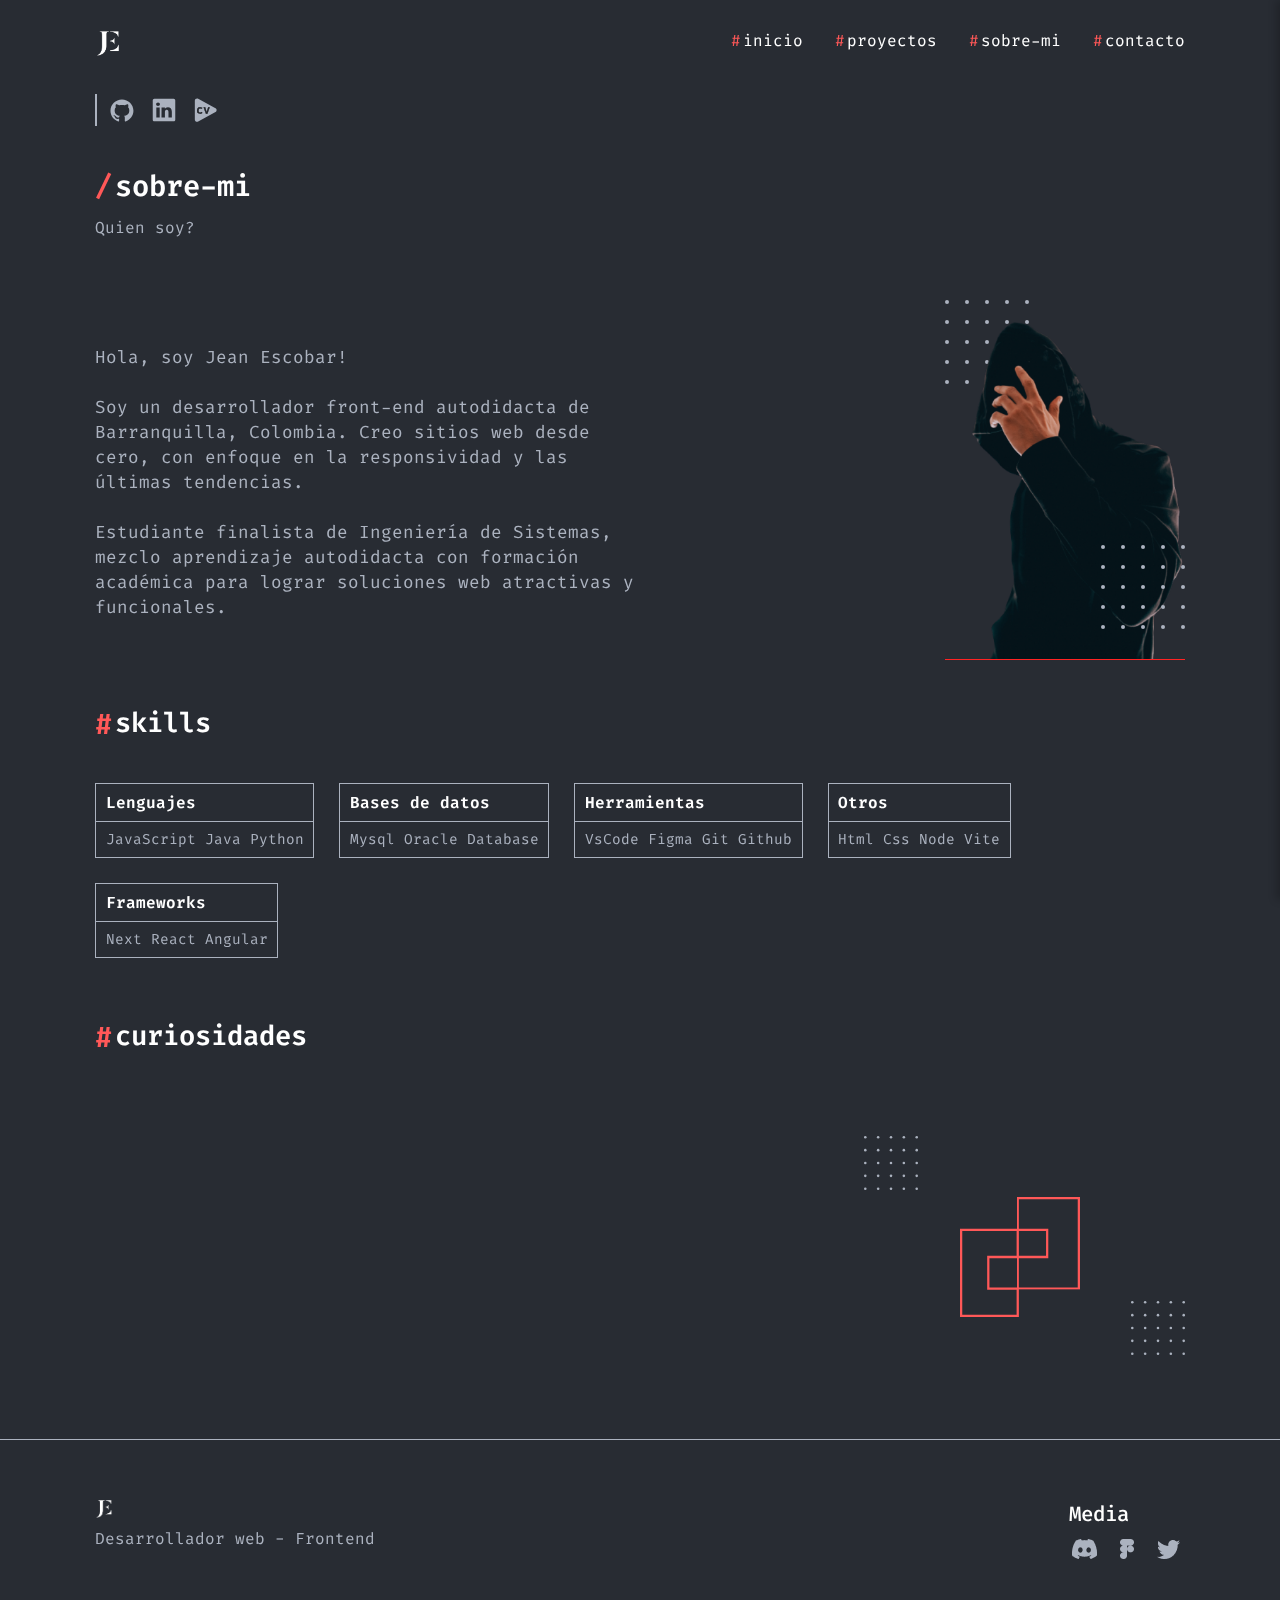
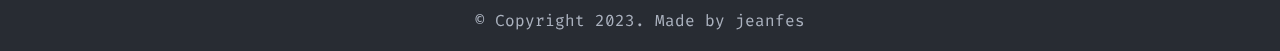
<file: pages/sobre-mi.html>
<!DOCTYPE html>
<html lang="en">

<head>
    <meta charset="UTF-8">
    <meta name="viewport" content="width=device-width, initial-scale=1.0">
    <link rel="preconnect" href="https://fonts.googleapis.com">
    <link rel="preconnect" href="https://fonts.gstatic.com" crossorigin>
    <link href="https://fonts.googleapis.com/css2?family=Fira+Code:wght@300;400;500;700&display=swap" rel="stylesheet">
    <link rel="stylesheet" href="https://unpkg.com/aos@next/dist/aos.css" />
    <link rel="stylesheet" href="../estilo.css">
    <link rel="stylesheet" href="../styles/sobre-mi.css">
    <title>Sobre mi</title>
</head>

<body>
    <section id="inicio" class="inicio">
        <div class="contenido">
            <header>
                <div class="logo">
                    <img src="../img/Logo_JE.png" alt="logo Jean Escobar">
                </div>
                <nav id="nav">
                    <a href="../index.html"><span>#</span>inicio</a>
                    <a href="./proyectos.html"><span>#</span>proyectos</a>
                    <a href="./sobre-mi.html"><span>#</span>sobre-mi</a>
                    <a href="./contacto.html"><span>#</span>contacto</a>
                </nav>
                <svg id="icon_menu" class="inactive" xmlns="http://www.w3.org/2000/svg" width="24" height="24"
                    viewBox="0 0 24 24" fill="none">
                    <rect y="5" width="24" height="2" fill="#D9D9D9" />
                    <rect x="9" y="12" width="15" height="2" fill="#D9D9D9" />
                </svg>
                <div id="menu_mobile">
                    <div class="header_menu-mobile">
                        <img src="../img/Logo_JE.png" alt="logo Jean Escobar">
                        <svg id="close_menu" xmlns="http://www.w3.org/2000/svg" width="24" height="24"
                            viewBox="0 0 24 24" fill="none">
                            <rect width="1" height="1" transform="matrix(1 0 0 -1 11 12)" fill="#D9D9D9" />
                            <rect x="3" y="19.9706" width="24" height="2" transform="rotate(-45 3 19.9706)"
                                fill="#D9D9D9" />
                            <rect x="4" y="3" width="24" height="2" transform="rotate(45 4 3)" fill="#D9D9D9" />
                        </svg>
                    </div>
                    <nav id="nav_mobile">
                        <a href="../index.html"><span>#</span>inicio</a>
                        <a href="./proyectos.html"><span>#</span>proyectos</a>
                        <a href="./sobre-mi.html"><span>#</span>sobre-mi</a>
                        <a href="./contacto.html"><span>#</span>contacto</a>
                    </nav>
                    <div class="social_container_mobile">
                        <a href="https://github.com/jeanfes" target="_blank">
                            <svg xmlns="http://www.w3.org/2000/svg" width="50" height="51" viewBox="0 0 32 32" fill="none">
                                <path class="cambiar-color" stroke="currentColor" d="M15.5 6C9.69875 6 5 10.5882 5 16.2529C5 20.7899 8.00562 24.6219 12.1794 25.9804C12.7044 26.0701 12.9012 25.7625 12.9012 25.4934C12.9012 25.2499 12.8881 24.4425 12.8881 23.5838C10.25 24.058 9.5675 22.9558 9.3575 22.3791C9.23938 22.0843 8.7275 21.1743 8.28125 20.9308C7.91375 20.7386 7.38875 20.2644 8.26813 20.2516C9.095 20.2388 9.68563 20.9949 9.8825 21.3025C10.8275 22.8533 12.3369 22.4175 12.9406 22.1484C13.0325 21.4819 13.3081 21.0334 13.61 20.777C11.2737 20.5207 8.8325 19.6364 8.8325 15.7147C8.8325 14.5997 9.23938 13.6769 9.90875 12.9592C9.80375 12.7029 9.43625 11.6519 10.0138 10.2422C10.0138 10.2422 10.8931 9.97301 12.9012 11.2931C13.7413 11.0624 14.6338 10.947 15.5263 10.947C16.4188 10.947 17.3113 11.0624 18.1513 11.2931C20.1594 9.9602 21.0387 10.2422 21.0387 10.2422C21.6163 11.6519 21.2488 12.7029 21.1438 12.9592C21.8131 13.6769 22.22 14.5868 22.22 15.7147C22.22 19.6492 19.7656 20.5207 17.4294 20.777C17.81 21.0975 18.1381 21.7126 18.1381 22.6738C18.1381 24.0452 18.125 25.1474 18.125 25.4934C18.125 25.7625 18.3219 26.0829 18.8469 25.9804C20.9314 25.2935 22.7428 23.9854 24.026 22.2403C25.3092 20.4953 25.9996 18.4012 26 16.2529C26 10.5882 21.3013 6 15.5 6Z" fill="#ABB2BF"/>
                            </svg>
                        </a>
                        <a href="https://www.linkedin.com/in/jeanescobar7/" target="_blank">
                            <svg xmlns="http://www.w3.org/2000/svg" width="45" height="43" viewBox="0 0 32 32" fill="none">
                                <path class="cambiar-color" stroke="currentColor" d="M4 5.719C4 4.7695 4.789 4 5.7625 4H26.2375C27.211 4 28 4.7695 28 5.719V26.281C28 27.2305 27.211 28 26.2375 28H5.7625C4.789 28 4 27.2305 4 26.281V5.719ZM11.4145 24.091V13.2535H7.813V24.091H11.4145ZM9.6145 11.773C10.87 11.773 11.6515 10.942 11.6515 9.901C11.629 8.8375 10.8715 8.029 9.6385 8.029C8.4055 8.029 7.6 8.839 7.6 9.901C7.6 10.942 8.3815 11.773 9.5905 11.773H9.6145ZM16.9765 24.091V18.0385C16.9765 17.7145 17.0005 17.3905 17.0965 17.1595C17.356 16.513 17.9485 15.8425 18.9445 15.8425C20.248 15.8425 20.7685 16.8355 20.7685 18.2935V24.091H24.37V17.875C24.37 14.545 22.594 12.997 20.224 12.997C18.313 12.997 17.4565 14.047 16.9765 14.7865V14.824H16.9525C16.9605 14.8115 16.9685 14.799 16.9765 14.7865V13.2535H13.3765C13.4215 14.2705 13.3765 24.091 13.3765 24.091H16.9765Z" fill="#ABB2BF"/>
                            </svg>
                        </a>
                        <a href="cv_jeanescobar.pdf" download="cv_jeanescobar">
                            <svg xmlns="http://www.w3.org/2000/svg" width="50" height="53" viewBox="0 0 46 45" fill="none">
                                <path class="cambiar-color" stroke="currentColor" d="M34.5847 24.3221L12.3153 36.627C10.4254 37.6702 8 36.407 8 34.304L8 9.69412C8 7.59441 10.4219 6.32792 12.3153 7.37444L34.5847 19.6794C35.0146 19.9131 35.372 20.2509 35.6205 20.6586C35.8691 21.0663 36 21.5293 36 22.0007C36 22.4721 35.8691 22.9352 35.6205 23.3428C35.372 23.7505 35.0146 24.0884 34.5847 24.3221Z" fill="#ABB2BF"/>
                                <path d="M14.8474 25.1975C15.2174 25.1975 15.5624 25.135 15.8824 25.01C16.2024 24.88 16.5074 24.7125 16.7974 24.5075L17.5774 25.5875C17.2324 25.8825 16.8124 26.1225 16.3174 26.3075C15.8274 26.4875 15.3199 26.5775 14.7949 26.5775C13.9849 26.5775 13.2924 26.4075 12.7174 26.0675C12.1424 25.7225 11.7024 25.24 11.3974 24.62C11.0924 24 10.9399 23.2775 10.9399 22.4525C10.9399 21.6475 11.0924 20.93 11.3974 20.3C11.7074 19.665 12.1524 19.165 12.7324 18.8C13.3124 18.43 14.0099 18.245 14.8249 18.245C15.3649 18.245 15.8624 18.325 16.3174 18.485C16.7724 18.645 17.1899 18.8825 17.5699 19.1975L16.7974 20.255C16.4874 20.04 16.1699 19.8775 15.8449 19.7675C15.5249 19.6525 15.1949 19.595 14.8549 19.595C14.2299 19.595 13.7174 19.825 13.3174 20.285C12.9224 20.745 12.7249 21.4675 12.7249 22.4525C12.7249 23.1125 12.8149 23.645 12.9949 24.05C13.1799 24.45 13.4324 24.7425 13.7524 24.9275C14.0724 25.1075 14.4374 25.1975 14.8474 25.1975ZM26.9616 18.455L24.1716 26.375H22.2066L19.4166 18.455H21.2166L23.2266 24.98L25.2441 18.455H26.9616Z" fill="#282C33"/>
                                <path d="M15.8824 25.01L15.9552 25.1963L15.9577 25.1953L15.8824 25.01ZM16.7974 24.5075L16.9596 24.3904L16.8436 24.2299L16.682 24.3442L16.7974 24.5075ZM17.5774 25.5875L17.7074 25.7395L17.8474 25.6198L17.7396 25.4704L17.5774 25.5875ZM16.3174 26.3075L16.3864 26.4952L16.3874 26.4948L16.3174 26.3075ZM12.7174 26.0675L12.6145 26.239L12.6156 26.2397L12.7174 26.0675ZM11.3974 24.62L11.5769 24.5317L11.5769 24.5317L11.3974 24.62ZM11.3974 20.3L11.2177 20.2123L11.2174 20.2129L11.3974 20.3ZM12.7324 18.8L12.8389 18.9693L12.84 18.9686L12.7324 18.8ZM16.3174 18.485L16.2511 18.6737L16.2511 18.6737L16.3174 18.485ZM17.5699 19.1975L17.7314 19.3155L17.8424 19.1636L17.6976 19.0435L17.5699 19.1975ZM16.7974 20.255L16.6834 20.4193L16.8438 20.5306L16.9589 20.373L16.7974 20.255ZM15.8449 19.7675L15.7773 19.9557L15.7808 19.9569L15.8449 19.7675ZM13.3174 20.285L13.1665 20.1538L13.1657 20.1547L13.3174 20.285ZM12.9949 24.05L12.8121 24.1312L12.8134 24.134L12.9949 24.05ZM13.7524 24.9275L13.6523 25.1007L13.6544 25.1018L13.7524 24.9275ZM14.8474 25.3975C15.2404 25.3975 15.6103 25.331 15.9552 25.1963L15.8096 24.8237C15.5146 24.939 15.1944 24.9975 14.8474 24.9975V25.3975ZM15.9577 25.1953C16.2923 25.0594 16.6107 24.8844 16.9129 24.6708L16.682 24.3442C16.4041 24.5406 16.1126 24.7006 15.8071 24.8247L15.9577 25.1953ZM16.6353 24.6246L17.4153 25.7046L17.7396 25.4704L16.9596 24.3904L16.6353 24.6246ZM17.4474 25.4355C17.1229 25.713 16.724 25.942 16.2474 26.1202L16.3874 26.4948C16.9008 26.303 17.342 26.052 17.7074 25.7395L17.4474 25.4355ZM16.2485 26.1198C15.7807 26.2916 15.2965 26.3775 14.7949 26.3775V26.7775C15.3433 26.7775 15.8742 26.6834 16.3864 26.4952L16.2485 26.1198ZM14.7949 26.3775C14.0131 26.3775 13.3574 26.2136 12.8192 25.8953L12.6156 26.2397C13.2274 26.6014 13.9567 26.7775 14.7949 26.7775V26.3775ZM12.8203 25.896C12.2794 25.5714 11.8654 25.1183 11.5769 24.5317L11.218 24.7083C11.5394 25.3617 12.0055 25.8736 12.6145 26.239L12.8203 25.896ZM11.5769 24.5317C11.2878 23.944 11.1399 23.2528 11.1399 22.4525H10.7399C10.7399 23.3022 10.8971 24.056 11.218 24.7083L11.5769 24.5317ZM11.1399 22.4525C11.1399 21.6732 11.2874 20.9862 11.5774 20.3871L11.2174 20.2129C10.8974 20.8738 10.7399 21.6218 10.7399 22.4525H11.1399ZM11.5771 20.3877C11.8713 19.7851 12.2915 19.3138 12.8389 18.9693L12.6259 18.6307C12.0134 19.0162 11.5435 19.5449 11.2177 20.2123L11.5771 20.3877ZM12.84 18.9686C13.3823 18.6226 14.0409 18.445 14.8249 18.445V18.045C13.9789 18.045 13.2425 18.2374 12.6249 18.6314L12.84 18.9686ZM14.8249 18.445C15.345 18.445 15.8198 18.522 16.2511 18.6737L16.3838 18.2963C15.9051 18.128 15.3848 18.045 14.8249 18.045V18.445ZM16.2511 18.6737C16.6832 18.8256 17.0801 19.0512 17.4423 19.3515L17.6976 19.0435C17.2998 18.7138 16.8616 18.4644 16.3838 18.2963L16.2511 18.6737ZM17.4084 19.0795L16.6359 20.137L16.9589 20.373L17.7314 19.3155L17.4084 19.0795ZM16.9114 20.0907C16.5875 19.866 16.2534 19.6946 15.909 19.5781L15.7808 19.9569C16.0864 20.0604 16.3873 20.2139 16.6834 20.4193L16.9114 20.0907ZM15.9126 19.5793C15.5709 19.4565 15.218 19.395 14.8549 19.395V19.795C15.1719 19.795 15.479 19.8485 15.7773 19.9557L15.9126 19.5793ZM14.8549 19.395C14.1737 19.395 13.6056 19.6488 13.1665 20.1538L13.4683 20.4162C13.8293 20.0012 14.2861 19.795 14.8549 19.795V19.395ZM13.1657 20.1547C12.7252 20.6677 12.5249 21.4476 12.5249 22.4525H12.9249C12.9249 21.4874 13.1196 20.8223 13.4692 20.4153L13.1657 20.1547ZM12.5249 22.4525C12.5249 23.128 12.6166 23.6913 12.8122 24.1312L13.1777 23.9688C13.0132 23.5987 12.9249 23.097 12.9249 22.4525H12.5249ZM12.8134 24.134C13.0123 24.564 13.2902 24.8913 13.6523 25.1006L13.8525 24.7544C13.5746 24.5937 13.3475 24.336 13.1764 23.966L12.8134 24.134ZM13.6544 25.1018C14.0077 25.3006 14.4072 25.3975 14.8474 25.3975V24.9975C14.4677 24.9975 14.1372 24.9144 13.8505 24.7532L13.6544 25.1018ZM26.9616 18.455L27.1502 18.5215L27.2441 18.255H26.9616V18.455ZM24.1716 26.375V26.575H24.3131L24.3602 26.4415L24.1716 26.375ZM22.2066 26.375L22.0179 26.4415L22.065 26.575H22.2066V26.375ZM19.4166 18.455V18.255H19.1341L19.2279 18.5215L19.4166 18.455ZM21.2166 18.455L21.4077 18.3961L21.3642 18.255H21.2166V18.455ZM23.2266 24.98L23.0354 25.0389L23.2262 25.6582L23.4176 25.0391L23.2266 24.98ZM25.2441 18.455V18.255H25.0966L25.053 18.3959L25.2441 18.455ZM26.7729 18.3885L23.9829 26.3085L24.3602 26.4415L27.1502 18.5215L26.7729 18.3885ZM24.1716 26.175H22.2066V26.575H24.1716V26.175ZM22.3952 26.3085L19.6052 18.3885L19.2279 18.5215L22.0179 26.4415L22.3952 26.3085ZM19.4166 18.655H21.2166V18.255H19.4166V18.655ZM21.0254 18.5139L23.0354 25.0389L23.4177 24.9211L21.4077 18.3961L21.0254 18.5139ZM23.4176 25.0391L25.4351 18.5141L25.053 18.3959L23.0355 24.9209L23.4176 25.0391ZM25.2441 18.655H26.9616V18.255H25.2441V18.655Z" fill="black"/>
                            </svg>
                        </a>
                    </div>
                </div>
                <div class="social_container">
                    <span></span>
                    <a href="https://github.com/jeanfes" target="_blank">
                        <svg xmlns="http://www.w3.org/2000/svg" width="35" height="35" viewBox="0 0 32 32" fill="none">
                            <path class="cambiar-color" stroke="currentColor" d="M15.5 6C9.69875 6 5 10.5882 5 16.2529C5 20.7899 8.00562 24.6219 12.1794 25.9804C12.7044 26.0701 12.9012 25.7625 12.9012 25.4934C12.9012 25.2499 12.8881 24.4425 12.8881 23.5838C10.25 24.058 9.5675 22.9558 9.3575 22.3791C9.23938 22.0843 8.7275 21.1743 8.28125 20.9308C7.91375 20.7386 7.38875 20.2644 8.26813 20.2516C9.095 20.2388 9.68563 20.9949 9.8825 21.3025C10.8275 22.8533 12.3369 22.4175 12.9406 22.1484C13.0325 21.4819 13.3081 21.0334 13.61 20.777C11.2737 20.5207 8.8325 19.6364 8.8325 15.7147C8.8325 14.5997 9.23938 13.6769 9.90875 12.9592C9.80375 12.7029 9.43625 11.6519 10.0138 10.2422C10.0138 10.2422 10.8931 9.97301 12.9012 11.2931C13.7413 11.0624 14.6338 10.947 15.5263 10.947C16.4188 10.947 17.3113 11.0624 18.1513 11.2931C20.1594 9.9602 21.0387 10.2422 21.0387 10.2422C21.6163 11.6519 21.2488 12.7029 21.1438 12.9592C21.8131 13.6769 22.22 14.5868 22.22 15.7147C22.22 19.6492 19.7656 20.5207 17.4294 20.777C17.81 21.0975 18.1381 21.7126 18.1381 22.6738C18.1381 24.0452 18.125 25.1474 18.125 25.4934C18.125 25.7625 18.3219 26.0829 18.8469 25.9804C20.9314 25.2935 22.7428 23.9854 24.026 22.2403C25.3092 20.4953 25.9996 18.4012 26 16.2529C26 10.5882 21.3013 6 15.5 6Z" fill="#ABB2BF"/>
                        </svg>
                    </a>
                    <a href="https://www.linkedin.com/in/jeanescobar7/" target="_blank">
                        <svg xmlns="http://www.w3.org/2000/svg" width="32" height="30" viewBox="0 0 32 32" fill="none">
                            <path class="cambiar-color" stroke="currentColor" d="M4 5.719C4 4.7695 4.789 4 5.7625 4H26.2375C27.211 4 28 4.7695 28 5.719V26.281C28 27.2305 27.211 28 26.2375 28H5.7625C4.789 28 4 27.2305 4 26.281V5.719ZM11.4145 24.091V13.2535H7.813V24.091H11.4145ZM9.6145 11.773C10.87 11.773 11.6515 10.942 11.6515 9.901C11.629 8.8375 10.8715 8.029 9.6385 8.029C8.4055 8.029 7.6 8.839 7.6 9.901C7.6 10.942 8.3815 11.773 9.5905 11.773H9.6145ZM16.9765 24.091V18.0385C16.9765 17.7145 17.0005 17.3905 17.0965 17.1595C17.356 16.513 17.9485 15.8425 18.9445 15.8425C20.248 15.8425 20.7685 16.8355 20.7685 18.2935V24.091H24.37V17.875C24.37 14.545 22.594 12.997 20.224 12.997C18.313 12.997 17.4565 14.047 16.9765 14.7865V14.824H16.9525C16.9605 14.8115 16.9685 14.799 16.9765 14.7865V13.2535H13.3765C13.4215 14.2705 13.3765 24.091 13.3765 24.091H16.9765Z" fill="#ABB2BF"/>
                        </svg>
                    </a>
                    <a href="cv_jeanescobar.pdf" download="cv_jeanescobar">
                        <svg xmlns="http://www.w3.org/2000/svg" width="37" height="35" viewBox="0 0 46 45" fill="none">
                            <path class="cambiar-color" stroke="currentColor" d="M34.5847 24.3221L12.3153 36.627C10.4254 37.6702 8 36.407 8 34.304L8 9.69412C8 7.59441 10.4219 6.32792 12.3153 7.37444L34.5847 19.6794C35.0146 19.9131 35.372 20.2509 35.6205 20.6586C35.8691 21.0663 36 21.5293 36 22.0007C36 22.4721 35.8691 22.9352 35.6205 23.3428C35.372 23.7505 35.0146 24.0884 34.5847 24.3221Z" fill="#ABB2BF"/>
                            <path d="M14.8474 25.1975C15.2174 25.1975 15.5624 25.135 15.8824 25.01C16.2024 24.88 16.5074 24.7125 16.7974 24.5075L17.5774 25.5875C17.2324 25.8825 16.8124 26.1225 16.3174 26.3075C15.8274 26.4875 15.3199 26.5775 14.7949 26.5775C13.9849 26.5775 13.2924 26.4075 12.7174 26.0675C12.1424 25.7225 11.7024 25.24 11.3974 24.62C11.0924 24 10.9399 23.2775 10.9399 22.4525C10.9399 21.6475 11.0924 20.93 11.3974 20.3C11.7074 19.665 12.1524 19.165 12.7324 18.8C13.3124 18.43 14.0099 18.245 14.8249 18.245C15.3649 18.245 15.8624 18.325 16.3174 18.485C16.7724 18.645 17.1899 18.8825 17.5699 19.1975L16.7974 20.255C16.4874 20.04 16.1699 19.8775 15.8449 19.7675C15.5249 19.6525 15.1949 19.595 14.8549 19.595C14.2299 19.595 13.7174 19.825 13.3174 20.285C12.9224 20.745 12.7249 21.4675 12.7249 22.4525C12.7249 23.1125 12.8149 23.645 12.9949 24.05C13.1799 24.45 13.4324 24.7425 13.7524 24.9275C14.0724 25.1075 14.4374 25.1975 14.8474 25.1975ZM26.9616 18.455L24.1716 26.375H22.2066L19.4166 18.455H21.2166L23.2266 24.98L25.2441 18.455H26.9616Z" fill="#282C33"/>
                            <path d="M15.8824 25.01L15.9552 25.1963L15.9577 25.1953L15.8824 25.01ZM16.7974 24.5075L16.9596 24.3904L16.8436 24.2299L16.682 24.3442L16.7974 24.5075ZM17.5774 25.5875L17.7074 25.7395L17.8474 25.6198L17.7396 25.4704L17.5774 25.5875ZM16.3174 26.3075L16.3864 26.4952L16.3874 26.4948L16.3174 26.3075ZM12.7174 26.0675L12.6145 26.239L12.6156 26.2397L12.7174 26.0675ZM11.3974 24.62L11.5769 24.5317L11.5769 24.5317L11.3974 24.62ZM11.3974 20.3L11.2177 20.2123L11.2174 20.2129L11.3974 20.3ZM12.7324 18.8L12.8389 18.9693L12.84 18.9686L12.7324 18.8ZM16.3174 18.485L16.2511 18.6737L16.2511 18.6737L16.3174 18.485ZM17.5699 19.1975L17.7314 19.3155L17.8424 19.1636L17.6976 19.0435L17.5699 19.1975ZM16.7974 20.255L16.6834 20.4193L16.8438 20.5306L16.9589 20.373L16.7974 20.255ZM15.8449 19.7675L15.7773 19.9557L15.7808 19.9569L15.8449 19.7675ZM13.3174 20.285L13.1665 20.1538L13.1657 20.1547L13.3174 20.285ZM12.9949 24.05L12.8121 24.1312L12.8134 24.134L12.9949 24.05ZM13.7524 24.9275L13.6523 25.1007L13.6544 25.1018L13.7524 24.9275ZM14.8474 25.3975C15.2404 25.3975 15.6103 25.331 15.9552 25.1963L15.8096 24.8237C15.5146 24.939 15.1944 24.9975 14.8474 24.9975V25.3975ZM15.9577 25.1953C16.2923 25.0594 16.6107 24.8844 16.9129 24.6708L16.682 24.3442C16.4041 24.5406 16.1126 24.7006 15.8071 24.8247L15.9577 25.1953ZM16.6353 24.6246L17.4153 25.7046L17.7396 25.4704L16.9596 24.3904L16.6353 24.6246ZM17.4474 25.4355C17.1229 25.713 16.724 25.942 16.2474 26.1202L16.3874 26.4948C16.9008 26.303 17.342 26.052 17.7074 25.7395L17.4474 25.4355ZM16.2485 26.1198C15.7807 26.2916 15.2965 26.3775 14.7949 26.3775V26.7775C15.3433 26.7775 15.8742 26.6834 16.3864 26.4952L16.2485 26.1198ZM14.7949 26.3775C14.0131 26.3775 13.3574 26.2136 12.8192 25.8953L12.6156 26.2397C13.2274 26.6014 13.9567 26.7775 14.7949 26.7775V26.3775ZM12.8203 25.896C12.2794 25.5714 11.8654 25.1183 11.5769 24.5317L11.218 24.7083C11.5394 25.3617 12.0055 25.8736 12.6145 26.239L12.8203 25.896ZM11.5769 24.5317C11.2878 23.944 11.1399 23.2528 11.1399 22.4525H10.7399C10.7399 23.3022 10.8971 24.056 11.218 24.7083L11.5769 24.5317ZM11.1399 22.4525C11.1399 21.6732 11.2874 20.9862 11.5774 20.3871L11.2174 20.2129C10.8974 20.8738 10.7399 21.6218 10.7399 22.4525H11.1399ZM11.5771 20.3877C11.8713 19.7851 12.2915 19.3138 12.8389 18.9693L12.6259 18.6307C12.0134 19.0162 11.5435 19.5449 11.2177 20.2123L11.5771 20.3877ZM12.84 18.9686C13.3823 18.6226 14.0409 18.445 14.8249 18.445V18.045C13.9789 18.045 13.2425 18.2374 12.6249 18.6314L12.84 18.9686ZM14.8249 18.445C15.345 18.445 15.8198 18.522 16.2511 18.6737L16.3838 18.2963C15.9051 18.128 15.3848 18.045 14.8249 18.045V18.445ZM16.2511 18.6737C16.6832 18.8256 17.0801 19.0512 17.4423 19.3515L17.6976 19.0435C17.2998 18.7138 16.8616 18.4644 16.3838 18.2963L16.2511 18.6737ZM17.4084 19.0795L16.6359 20.137L16.9589 20.373L17.7314 19.3155L17.4084 19.0795ZM16.9114 20.0907C16.5875 19.866 16.2534 19.6946 15.909 19.5781L15.7808 19.9569C16.0864 20.0604 16.3873 20.2139 16.6834 20.4193L16.9114 20.0907ZM15.9126 19.5793C15.5709 19.4565 15.218 19.395 14.8549 19.395V19.795C15.1719 19.795 15.479 19.8485 15.7773 19.9557L15.9126 19.5793ZM14.8549 19.395C14.1737 19.395 13.6056 19.6488 13.1665 20.1538L13.4683 20.4162C13.8293 20.0012 14.2861 19.795 14.8549 19.795V19.395ZM13.1657 20.1547C12.7252 20.6677 12.5249 21.4476 12.5249 22.4525H12.9249C12.9249 21.4874 13.1196 20.8223 13.4692 20.4153L13.1657 20.1547ZM12.5249 22.4525C12.5249 23.128 12.6166 23.6913 12.8122 24.1312L13.1777 23.9688C13.0132 23.5987 12.9249 23.097 12.9249 22.4525H12.5249ZM12.8134 24.134C13.0123 24.564 13.2902 24.8913 13.6523 25.1006L13.8525 24.7544C13.5746 24.5937 13.3475 24.336 13.1764 23.966L12.8134 24.134ZM13.6544 25.1018C14.0077 25.3006 14.4072 25.3975 14.8474 25.3975V24.9975C14.4677 24.9975 14.1372 24.9144 13.8505 24.7532L13.6544 25.1018ZM26.9616 18.455L27.1502 18.5215L27.2441 18.255H26.9616V18.455ZM24.1716 26.375V26.575H24.3131L24.3602 26.4415L24.1716 26.375ZM22.2066 26.375L22.0179 26.4415L22.065 26.575H22.2066V26.375ZM19.4166 18.455V18.255H19.1341L19.2279 18.5215L19.4166 18.455ZM21.2166 18.455L21.4077 18.3961L21.3642 18.255H21.2166V18.455ZM23.2266 24.98L23.0354 25.0389L23.2262 25.6582L23.4176 25.0391L23.2266 24.98ZM25.2441 18.455V18.255H25.0966L25.053 18.3959L25.2441 18.455ZM26.7729 18.3885L23.9829 26.3085L24.3602 26.4415L27.1502 18.5215L26.7729 18.3885ZM24.1716 26.175H22.2066V26.575H24.1716V26.175ZM22.3952 26.3085L19.6052 18.3885L19.2279 18.5215L22.0179 26.4415L22.3952 26.3085ZM19.4166 18.655H21.2166V18.255H19.4166V18.655ZM21.0254 18.5139L23.0354 25.0389L23.4177 24.9211L21.4077 18.3961L21.0254 18.5139ZM23.4176 25.0391L25.4351 18.5141L25.053 18.3959L23.0355 24.9209L23.4176 25.0391ZM25.2441 18.655H26.9616V18.255H25.2441V18.655Z" fill="black"/>
                        </svg>
                    </a>
                </div>
            </header>
            <div class="fila">
                <div data-aos="zoom-in" data-aos-anchor-placement="top-bottom" data-aos-duration="800" class="col">
                    <div id="main_text_title">
                        <div>
                            <span>/</span>
                            <p id="about-me_title">sobre-mi</p>
                        </div>
                        <p>Quien soy?</p>
                    </div>
                </div>
            </div>
            <div id="container_text_about-me">
                <p id="about-me_text" data-aos="zoom-in" data-aos-anchor-placement="top-bottom" data-aos-duration="1000">
                    Hola, soy Jean Escobar!
                    <br><br>
                    Soy un desarrollador front-end autodidacta de Barranquilla, Colombia. Creo sitios web desde cero,
                    con enfoque en la responsividad y las últimas tendencias.
                    <br><br>
                    Estudiante finalista de Ingeniería de Sistemas, mezclo aprendizaje autodidacta con formación
                    académica para lograr soluciones web atractivas y funcionales.
                </p>
                <div id="container_img2">
                    <svg data-aos="zoom-out" data-aos-anchor-placement="top-bottom" data-aos-duration="1200" id="dots-3"
                        width="84" height="84" viewBox="0 0 84 84" fill="none" xmlns="http://www.w3.org/2000/svg">
                        <circle cx="2" cy="2" r="2" fill="#ABB2BF" />
                        <circle cx="22" cy="2" r="2" fill="#ABB2BF" />
                        <circle cx="42" cy="2" r="2" fill="#ABB2BF" />
                        <circle cx="62" cy="2" r="2" fill="#ABB2BF" />
                        <circle cx="82" cy="2" r="2" fill="#ABB2BF" />
                        <circle cx="2" cy="22" r="2" fill="#ABB2BF" />
                        <circle cx="22" cy="22" r="2" fill="#ABB2BF" />
                        <circle cx="42" cy="22" r="2" fill="#ABB2BF" />
                        <circle cx="62" cy="22" r="2" fill="#ABB2BF" />
                        <circle cx="82" cy="22" r="2" fill="#ABB2BF" />
                        <circle cx="2" cy="42" r="2" fill="#ABB2BF" />
                        <circle cx="22" cy="42" r="2" fill="#ABB2BF" />
                        <circle cx="42" cy="42" r="2" fill="#ABB2BF" />
                        <circle cx="62" cy="42" r="2" fill="#ABB2BF" />
                        <circle cx="82" cy="42" r="2" fill="#ABB2BF" />
                        <circle cx="2" cy="62" r="2" fill="#ABB2BF" />
                        <circle cx="22" cy="62" r="2" fill="#ABB2BF" />
                        <circle cx="42" cy="62" r="2" fill="#ABB2BF" />
                        <circle cx="62" cy="62" r="2" fill="#ABB2BF" />
                        <circle cx="82" cy="62" r="2" fill="#ABB2BF" />
                        <circle cx="2" cy="82" r="2" fill="#ABB2BF" />
                        <circle cx="22" cy="82" r="2" fill="#ABB2BF" />
                        <circle cx="42" cy="82" r="2" fill="#ABB2BF" />
                        <circle cx="62" cy="82" r="2" fill="#ABB2BF" />
                        <circle cx="82" cy="82" r="2" fill="#ABB2BF" />
                    </svg>
                    <div data-aos="zoom-in" data-aos-anchor-placement="top-bottom" data-aos-duration="800"
                        class="contenedor-img2">
                        <img src="../img/imagen2.png" alt="">
                    </div>
                    <svg data-aos="zoom-out" data-aos-anchor-placement="top-bottom" data-aos-duration="1200" id="dots-4"
                        width="84" height="84" viewBox="0 0 84 84" fill="none" xmlns="http://www.w3.org/2000/svg">
                        <circle cx="2" cy="2" r="2" fill="#ABB2BF" />
                        <circle cx="22" cy="2" r="2" fill="#ABB2BF" />
                        <circle cx="42" cy="2" r="2" fill="#ABB2BF" />
                        <circle cx="62" cy="2" r="2" fill="#ABB2BF" />
                        <circle cx="82" cy="2" r="2" fill="#ABB2BF" />
                        <circle cx="2" cy="22" r="2" fill="#ABB2BF" />
                        <circle cx="22" cy="22" r="2" fill="#ABB2BF" />
                        <circle cx="42" cy="22" r="2" fill="#ABB2BF" />
                        <circle cx="62" cy="22" r="2" fill="#ABB2BF" />
                        <circle cx="82" cy="22" r="2" fill="#ABB2BF" />
                        <circle cx="2" cy="42" r="2" fill="#ABB2BF" />
                        <circle cx="22" cy="42" r="2" fill="#ABB2BF" />
                        <circle cx="42" cy="42" r="2" fill="#ABB2BF" />
                        <circle cx="62" cy="42" r="2" fill="#ABB2BF" />
                        <circle cx="82" cy="42" r="2" fill="#ABB2BF" />
                        <circle cx="2" cy="62" r="2" fill="#ABB2BF" />
                        <circle cx="22" cy="62" r="2" fill="#ABB2BF" />
                        <circle cx="42" cy="62" r="2" fill="#ABB2BF" />
                        <circle cx="62" cy="62" r="2" fill="#ABB2BF" />
                        <circle cx="82" cy="62" r="2" fill="#ABB2BF" />
                        <circle cx="2" cy="82" r="2" fill="#ABB2BF" />
                        <circle cx="22" cy="82" r="2" fill="#ABB2BF" />
                        <circle cx="42" cy="82" r="2" fill="#ABB2BF" />
                        <circle cx="62" cy="82" r="2" fill="#ABB2BF" />
                        <circle cx="82" cy="82" r="2" fill="#ABB2BF" />
                    </svg>
                </div>
            </div>
            <div id="main_text_skills">
                <span>#</span>
                <p>skills</p>
            </div>
            <div id="skills_container">
                <article data-aos="fade-right" data-aos-anchor-placement="top-bottom" data-aos-duration="400">
                    <p>Lenguajes</p>
                    <p>JavaScript Java Python</p>
                </article>
                <article data-aos="fade-right" data-aos-anchor-placement="top-bottom" data-aos-duration="800">
                    <p>Bases de datos</p>
                    <p>Mysql Oracle Database</p>
                </article>
                <article data-aos="fade-right" data-aos-anchor-placement="top-bottom" data-aos-duration="1200">
                    <p>Herramientas</p>
                    <p>VsCode Figma Git Github</p>
                </article>
                <article data-aos="fade-right" data-aos-anchor-placement="top-bottom" data-aos-duration="1600">
                    <p>Otros</p>
                    <p>Html Css Node Vite</p>
                </article>
                <article data-aos="fade-right" data-aos-anchor-placement="top-bottom" data-aos-duration="2000">
                    <p>Frameworks</p>
                    <p>Next React Angular</p>
                </article>
            </div>
            <div id="main_text_pasatiempos">
                <span>#</span>
                <p>curiosidades</p>
            </div>
            <div class="container_mis-pasatiempos">
                <div id="pasatiempos_container">
                    <article data-aos="flip-right" data-aos-anchor-placement="top-bottom" data-aos-duration="600">
                        <p>Me gusta pasar mis tiempos libres viendo películas de <b>tecnología</b>.</p>
                    </article>
                    <article data-aos="flip-right" data-aos-anchor-placement="top-bottom" data-aos-duration="900">
                        <p>Mi comida favorita es la <b>lasaña</b>.</p>
                    </article>
                    <article data-aos="flip-right" data-aos-anchor-placement="top-bottom" data-aos-duration="1200">
                        <p>Me gusta más el <b>calor</b> que el <b>frío</b>.</p>
                    </article>
                    <article data-aos="flip-right" data-aos-anchor-placement="top-bottom" data-aos-duration="1500">
                        <p>Me gusta jugar videojuegos como <b>Wild Rift</b>.</p>
                    </article>
                    <article data-aos="flip-right" data-aos-anchor-placement="top-bottom" data-aos-duration="1800">
                        <p>Mi lenguaje favorito es <b>Java</b>.</p>
                    </article>
                    <article data-aos="flip-right" data-aos-anchor-placement="top-bottom" data-aos-duration="2100">
                        <p>Mi película favorita es <b>Hércules</b> de Disney.</p>
                    </article>                    
                </div>
                <div class="contenedor_figuras_pasatiempos">
                    <svg data-aos="fade-left" data-aos-anchor-placement="top-bottom" data-aos-duration="400" id="dots-3" width="54" height="54" viewBox="0 0 84 84" fill="none"
                        xmlns="http://www.w3.org/2000/svg">
                        <circle cx="2" cy="2" r="2" fill="#ABB2BF" />
                        <circle cx="22" cy="2" r="2" fill="#ABB2BF" />
                        <circle cx="42" cy="2" r="2" fill="#ABB2BF" />
                        <circle cx="62" cy="2" r="2" fill="#ABB2BF" />
                        <circle cx="82" cy="2" r="2" fill="#ABB2BF" />
                        <circle cx="2" cy="22" r="2" fill="#ABB2BF" />
                        <circle cx="22" cy="22" r="2" fill="#ABB2BF" />
                        <circle cx="42" cy="22" r="2" fill="#ABB2BF" />
                        <circle cx="62" cy="22" r="2" fill="#ABB2BF" />
                        <circle cx="82" cy="22" r="2" fill="#ABB2BF" />
                        <circle cx="2" cy="42" r="2" fill="#ABB2BF" />
                        <circle cx="22" cy="42" r="2" fill="#ABB2BF" />
                        <circle cx="42" cy="42" r="2" fill="#ABB2BF" />
                        <circle cx="62" cy="42" r="2" fill="#ABB2BF" />
                        <circle cx="82" cy="42" r="2" fill="#ABB2BF" />
                        <circle cx="2" cy="62" r="2" fill="#ABB2BF" />
                        <circle cx="22" cy="62" r="2" fill="#ABB2BF" />
                        <circle cx="42" cy="62" r="2" fill="#ABB2BF" />
                        <circle cx="62" cy="62" r="2" fill="#ABB2BF" />
                        <circle cx="82" cy="62" r="2" fill="#ABB2BF" />
                        <circle cx="2" cy="82" r="2" fill="#ABB2BF" />
                        <circle cx="22" cy="82" r="2" fill="#ABB2BF" />
                        <circle cx="42" cy="82" r="2" fill="#ABB2BF" />
                        <circle cx="62" cy="82" r="2" fill="#ABB2BF" />
                        <circle cx="82" cy="82" r="2" fill="#ABB2BF" />
                    </svg>
                    <svg data-aos="fade-left" data-aos-anchor-placement="top-bottom" data-aos-duration="800" id="geometry-3" xmlns="http://www.w3.org/2000/svg" width="120" height="120" viewBox="0 0 53 53"
                        fill="none">
                        <mask id="path-1-inside-1_64_1296" fill="white">
                            <path fill-rule="evenodd" clip-rule="evenodd"
                                d="M0 14H13H26V27H13V40H26V53H13H0V40V27V14Z" />
                        </mask>
                        <path
                            d="M0 14V13H-1V14H0ZM26 14H27V13H26V14ZM26 27V28H27V27H26ZM13 27V26H12V27H13ZM13 40H12V41H13V40ZM26 40H27V39H26V40ZM26 53V54H27V53H26ZM0 53H-1V54H0V53ZM13 13H0V15H13V13ZM26 13H13V15H26V13ZM27 27V14H25V27H27ZM13 28H26V26H13V28ZM14 40V27H12V40H14ZM13 41H26V39H13V41ZM25 40V53H27V40H25ZM26 52H13V54H26V52ZM0 54H13V52H0V54ZM-1 40V53H1V40H-1ZM-1 27V40H1V27H-1ZM-1 14V27H1V14H-1Z"
                            fill="#FF5858" mask="url(#path-1-inside-1_64_1296)" />
                        <mask id="path-3-outside-2_64_1296" maskUnits="userSpaceOnUse" x="25" y="0" width="28"
                            height="41" fill="black">
                            <rect fill="white" x="25" width="28" height="41" />
                            <path fill-rule="evenodd" clip-rule="evenodd"
                                d="M26 1H39H52V14V27V40H39H26V27H39V14H26V1Z" />
                        </mask>
                        <path
                            d="M26 1V0H25V1H26ZM52 1H53V0H52V1ZM52 40V41H53V40H52ZM26 40H25V41H26V40ZM26 27V26H25V27H26ZM39 27V28H40V27H39ZM39 14H40V13H39V14ZM26 14H25V15H26V14ZM39 0H26V2H39V0ZM52 0H39V2H52V0ZM53 14V1H51V14H53ZM53 27V14H51V27H53ZM53 40V27H51V40H53ZM39 41H52V39H39V41ZM39 39H26V41H39V39ZM27 40V27H25V40H27ZM26 28H39V26H26V28ZM38 14V27H40V14H38ZM26 15H39V13H26V15ZM25 1V14H27V1H25Z"
                            fill="#FF5858" mask="url(#path-3-outside-2_64_1296)" />
                    </svg>
                    <svg data-aos="fade-left" data-aos-anchor-placement="top-bottom" data-aos-duration="1200" id="dots-4" width="54" height="54" viewBox="0 0 84 84" fill="none"
                        xmlns="http://www.w3.org/2000/svg">
                        <circle cx="2" cy="2" r="2" fill="#ABB2BF" />
                        <circle cx="22" cy="2" r="2" fill="#ABB2BF" />
                        <circle cx="42" cy="2" r="2" fill="#ABB2BF" />
                        <circle cx="62" cy="2" r="2" fill="#ABB2BF" />
                        <circle cx="82" cy="2" r="2" fill="#ABB2BF" />
                        <circle cx="2" cy="22" r="2" fill="#ABB2BF" />
                        <circle cx="22" cy="22" r="2" fill="#ABB2BF" />
                        <circle cx="42" cy="22" r="2" fill="#ABB2BF" />
                        <circle cx="62" cy="22" r="2" fill="#ABB2BF" />
                        <circle cx="82" cy="22" r="2" fill="#ABB2BF" />
                        <circle cx="2" cy="42" r="2" fill="#ABB2BF" />
                        <circle cx="22" cy="42" r="2" fill="#ABB2BF" />
                        <circle cx="42" cy="42" r="2" fill="#ABB2BF" />
                        <circle cx="62" cy="42" r="2" fill="#ABB2BF" />
                        <circle cx="82" cy="42" r="2" fill="#ABB2BF" />
                        <circle cx="2" cy="62" r="2" fill="#ABB2BF" />
                        <circle cx="22" cy="62" r="2" fill="#ABB2BF" />
                        <circle cx="42" cy="62" r="2" fill="#ABB2BF" />
                        <circle cx="62" cy="62" r="2" fill="#ABB2BF" />
                        <circle cx="82" cy="62" r="2" fill="#ABB2BF" />
                        <circle cx="2" cy="82" r="2" fill="#ABB2BF" />
                        <circle cx="22" cy="82" r="2" fill="#ABB2BF" />
                        <circle cx="42" cy="82" r="2" fill="#ABB2BF" />
                        <circle cx="62" cy="82" r="2" fill="#ABB2BF" />
                        <circle cx="82" cy="82" r="2" fill="#ABB2BF" />
                    </svg>
                </div>
            </div>
        </div>
    </section>
    <footer>
        <section>
            <div>
                <article class="logo_footer_container">
                    <img src="../img/Logo_JE.png" alt="">
                </article>
                <p>Desarrollador web - Frontend</p>
            </div>
            <div class="media_container">
                <h5>Media</h5>
                <a href="https://discord.gg/cxKRNrsx" target="_blank"><img src="../img/Discord.png" alt=""></a>
                <a href="https://www.figma.com/files/user/1075955596408129265?fuid=1075955596408129265"
                    target="_blank"><img src="../img/Figma.png" alt=""></a>
                <a href="https://twitter.com/JEANFES10" target="_blank"><img src="../img/Twitter.png" alt=""></a>
            </div>
        </section>
        <p>© Copyright 2023. Made by jeanfes</p>
    </footer>
    <script src="https://unpkg.com/aos@next/dist/aos.js"></script>
    <script>
        AOS.init();
    </script>
    <script src="../app.js"></script>
</body>

</html>
</file>
<file: styles/loading.css>
#loading{
    width: 100%;
    height: 100vh;
    background-color: #282C33;
	margin: auto;
	position:fixed;
	top:0;
	left:0;
	bottom:0;
	right:0;	
    z-index: 999;
    overflow-y: hidden;
}

#loading_svg {
    background-color: #282C33;
	margin: auto;
	position: absolute;
	top:0;
	left:0;
	bottom:0;
	right:0;	
}

.path {
    stroke: #ff5858;
	stroke-dashoffset:1940;
	stroke-dasharray:1940;
	-webkit-animation: draw 10s ease-in-out infinite;
    -moz-animation: draw 10s ease-in-out infinite;
    animation: draw 2.4s ease-in-out infinite;
	fill-opacity: 0;
}

@-webkit-keyframes draw {
	30%{fill-opacity: 0;}
	31%{fill-opacity: 1;}
	32%{fill-opacity: 0;}
	33%{fill-opacity: 1;}
	34%{fill-opacity: 0;}
	35%{fill-opacity: 1;}
	50%{stroke-dashoffset:0;}
	90%{stroke-dashoffset:0; fill-opacity: 1;}
}

@-moz-keyframes draw {
	30%{fill-opacity: 0;}
	31%{fill-opacity: 1;}
	32%{fill-opacity: 0;}
	33%{fill-opacity: 1;}
	34%{fill-opacity: 0;}
	35%{fill-opacity: 1;}
	50%{stroke-dashoffset:0;}
	90%{stroke-dashoffset:0; fill-opacity: 1;}
}

@keyframes draw {
	30%{fill-opacity: 0;}
	31%{fill-opacity: 1;}
	32%{fill-opacity: 0;}
	33%{fill-opacity: 1;}
	34%{fill-opacity: 0;}
	35%{fill-opacity: 1;}
	50%{stroke-dashoffset:0;}
	90%{stroke-dashoffset:0; fill-opacity: 1;}
}
</file>
<file: estilo.css>
* {
    margin: 0;
    padding: 0;
    box-sizing: border-box;
    font-family: 'Fira Code', monospace;
}

html {
    overflow-x: hidden;
    width: 100%;
    scroll-behavior: smooth;
}

.cambiar-color {
    color: transparent;
}

.social_container a:hover .cambiar-color{
    fill: #ff5858;
}

body {
    /* Habilitar el scroll vertical y horizontal */
    overflow-x: hidden;

    /* Personalizar el ancho de la barra de scroll en Firefox */
    scrollbar-width: thin;

    /* Personalizar el ancho de la barra de scroll en Chrome y Safari */
    scrollbar-width: 8px;

    /* Cambiar el color del thumb en Firefox */
    scrollbar-color: #ABB2BF #ddd;

    /* Cambiar el color del thumb en Chrome y Safari */
    scrollbar-color: #ABB2BF;
}

/* Personalizar el estilo de la barra de scroll en Chrome y Safari */
body::-webkit-scrollbar {
    width: 9px;
}

body::-webkit-scrollbar-thumb {
    background-color: #ABB2BF;
}

body {
    background-color: #282C33;
}

.logo h1 {
    color: var(--white, #FFF);
    font-size: 1rem;
    font-style: normal;
    font-weight: 700;
    line-height: normal;
}

.logo img {
    width: 26px;
    filter: invert(100%);
}

#nav {
    display: flex;
    flex-direction: row;
    align-items: flex-start;
    gap: 2rem;
    position: relative;
}

#nav a {
    color: var(--white, #FFF);
    font-size: 1rem;
    font-style: normal;
    font-weight: 400;
    line-height: normal;
    text-decoration: none;
    border-bottom: 2px solid transparent;
    padding-bottom: 4px;
}

#nav span {
    color: var(--primary, #ff5858);
    font-size: 1rem;
    font-style: normal;
    font-weight: 400;
    margin-right: 2px;
    line-height: normal;
}

.social_container {
    display: flex;
    width: 40px;
    height: 310px;
    background-color: transparent;
    position: absolute;
    left: -50px;
    flex-direction: column;
    align-items: center;
    gap: 0.5rem;
}

.social_container span {
    display: inline-block;
    background-color: #ABB2BF;
    height: 80%;
    width: 2px;
}

.social_container a:last-child img {
    width: 26px;
}

.col span {
    color: #ff5858;
    font-size: 1.5rem;
    font-style: normal;
    font-weight: 600;
    line-height: normal;
}

.inicio .contenido {
    max-width: 1150px;
    margin: auto;
    color: #fff;
    padding: 0 30px;
    position: relative;
}

.inicio header {
    display: flex;
    justify-content: space-between;
    padding: 30px 0;
    align-items: center;
}

.inicio .logo {
    display: flex;
    align-items: center;
    color: #00deef;
    font-size: 25px;
}

.inicio .logo i {
    display: inline-block;
    margin-right: 20px;
}

#nav a {
    position: relative;
    text-decoration: none;
}

#nav a::before {
    content: "";
    position: absolute;
    left: 0;
    bottom: -2px;
    width: 0;
    height: 2px;
    background-color: #ff5858;
    transition: width 0.3s;
}

#nav a:hover::before {
    width: 100%;
}

.inicio .redes a {
    text-decoration: none;
    color: #fff;
    display: inline-block;
    margin: 0 10px;
}

.inicio .redes a:hover {
    color: #ff5b00;
}

.inicio .fila {
    display: flex;
    margin-top: 80px;
    padding-bottom: 40px;
}

.inicio .fila .col {
    width: 50%;
}

.inicio .fila .col h2 {
    color: var(--white, #FFF);
    font-size: 2rem;
    font-style: normal;
    font-weight: 600;
    line-height: normal;
    margin-bottom: 5px;
}

.inicio .fila .col p {
    color: var(--gray, #ABB2BF);
    font-family: Fira Code;
    font-size: 1rem;
    font-style: normal;
    font-weight: 400;
    line-height: 1.5625rem;
    margin-top: 10px;
    margin-bottom: 20px;
}

.inicio .fila .col .contenedor-img {
    max-width: 360px;
    margin: auto;
}

.inicio .fila .col .contenedor-img img {
    width: 100%;
}

.inicio .fila .col button:hover {
    transform: scale(1.1);
}

#icono-nav {
    height: 30px;
    width: 30px;
    text-align: center;
    line-height: 30px;
    border-radius: 50%;
    transition: .3s;
    cursor: pointer;
    display: none;
}

#icono-nav:hover {
    background-color: #3e3e3e;
}

.proyectos h2 {
    color: var(--white, #FFF);
    font-size: 1.8rem;
    font-style: normal;
    font-weight: 500;
    line-height: normal;
}

.titulo_proyectos {
    display: flex;
    flex-direction: row;
    justify-content: space-between;
}

.titulo_proyectos div:nth-child(1) {
    width: 70%;
    display: flex;
    flex-direction: row;
    justify-content: center;
    align-items: center;
}

.titulo_proyectos div:nth-child(1) span {
    color: #ff5858;
    font-size: 1.8rem;
    font-style: normal;
    font-weight: 500;
    line-height: normal;
}

.titulo_proyectos div:nth-child(1) p {
    color: white;
    font-size: 1.8rem;
    font-style: normal;
    font-weight: 500;
    line-height: normal;
}

.titulo_proyectos div:nth-child(1) b {
    width: 100%;
    height: 1px;
    background-color: #ff5858;
    margin-left: 20px;
    margin-top: 5px;
}

.titulo_proyectos div:nth-child(2) {
    display: flex;
    flex-direction: column;
    align-items: flex-end;
    justify-content: center;
    width: 20%;
}

/* SECCION S E R V I C I O S */
.servicios {
    max-width: 1150px;
    margin: auto;
    padding: 0 20px;
    position: relative;
    top: -170px;
    z-index: 10;
}

.servicios .fila {
    display: flex;
    justify-content: space-between;
    margin-bottom: 50px;
}

.servicios .fila .col {
    text-align: center;
    width: 30%;
}

.servicios .fila .col .card {
    border: 1px solid #8d8d8d;
    height: 400px;
    background-color: #fff;
    padding: 30px;
    border-radius: 20px;
    position: relative;
}

.servicios .icono {
    width: 70px;
    height: 70px;
    margin: auto;
    border-radius: 50%;
    display: flex;
    align-items: center;
    justify-content: center;
    margin-bottom: 30px;
}

.servicios .icono .circulo {
    width: 90%;
    height: 90%;
    border-radius: 50%;
    border: 3px solid #fff;
    display: flex;
    justify-content: center;
    align-items: center;
    color: #fff;
    font-size: 20px;
}

.color1 {
    background: linear-gradient(#ff9900, #ff5b00);
}

.color2 {
    background: linear-gradient(#038aee, #0039a9);
}

.color3 {
    background: linear-gradient(#04e2ee, #017795);
}

.servicios h3 {
    margin-bottom: 20px;
}

.servicios .card p {
    color: #8d8d8d;
    line-height: 28px;
    font-size: 12px;
}

.servicios .card a {
    text-decoration: none;
    color: #008cff;
    position: absolute;
    bottom: 20px;
    left: 50%;
    transform: translateX(-50%);
}

.proyectos {
    max-width: 1150px;
    margin: auto;
    margin-top: 60px;
    margin-bottom: 80px;
    padding: 0 30px;
}

.proyectos h2 {
    text-align: center;
}

#btn {
    width: fit-content;
    background-color: transparent;
    border: 1px solid #ff5858;
    padding: 0.5rem 1rem;
    color: white;
    cursor: pointer;
}

#btn:hover{
    transform: scale(1.1);
}

#btn:active{
    transform: scale(1);
}

.col {
    position: relative;
}

#geometry {
    position: absolute;
    top: 50px;
    left: 25px;
    z-index: -1;
}

#dots {
    position: absolute;
    bottom: 50px;
    right: 25px;
    z-index: 1;
}

.galeria {
    display: grid;
    grid-template-columns: repeat(auto-fill, minmax(280px, 1fr));
    justify-items: center;
    align-items: center;
    gap: 15px;
    margin-top: 40px;
}

.contenedor_proyecto {
    width: 100%;
    max-width: 360px;
    height: 100%;
    border: 1px solid var(--gray, #ABB2BF);
}

.contenedor_proyecto img {
    width: 100%;
    height: 12.5625rem;
    border-bottom: 1px solid #ABB2BF;
}

.contenedor_proyecto>p {
    color: var(--gray, #ABB2BF);
    padding: 4px 8px;
    font-size: 1rem;
    font-style: normal;
    font-weight: 400;
    line-height: normal;
    border-bottom: 1px solid #ABB2BF;
}

.nombre_proyecto {
    height: auto;
    color: white;
    padding: 10px;
}

.nombre_proyecto p {
    color: var(--gray, #ABB2BF);
    font-size: 1rem;
    font-style: normal;
    margin-top: 8px;
    margin-bottom: 8px;
}

.nombre_proyecto a {
    display: inline-block;
    background-color: transparent;
    border: 1px solid #ff5858;
    padding: 0.5rem 1rem;
    color: white;
    margin-bottom: 5px;
    text-decoration: none;
}

a {
    cursor: pointer;
}

.skills {
    max-width: 1150px;
    margin: auto;
    margin-top: 80px;
    padding: 0 30px;
    margin-bottom: 80px;
    position: relative;
}

.skills div {
    width: 100%;
    display: flex;
    flex-direction: row;
    justify-content: flex-start;
    align-items: center;
    margin-top: 20px;
}

.skills div span {
    color: #ff5858;
    font-size: 1.8rem;
    font-style: normal;
    font-weight: 500;
    line-height: normal;
}

.skills div p {
    color: white;
    font-size: 1.8rem;
    font-style: normal;
    font-weight: 500;
    line-height: normal;
}

.skills div b {
    width: 35%;
    height: 1px;
    background-color: #ff5858;
    margin-left: 20px;
    margin-top: 5px;
}

.contenedor_figuras {
    width: 50%;
    margin-top: 40px;
}

#dots-2 {
    margin-right: 40px;
    margin-left: 40px;
}

.skills_container {
    justify-content: flex-end !important;
    flex-wrap: wrap;
    gap: 20px;
}

.skills_container article {
    width: 250px;
    height: 80px;
    flex-direction: column;
    align-items: flex-start;
    gap: 0.5rem;
    border: 1px solid var(--gray, #ABB2BF);
}

.skills_container article p:nth-child(1) {
    color: var(--white, #FFF);
    font-size: 1rem;
    font-style: normal;
    font-weight: 600;
    line-height: normal;
    padding: 0.5rem 0.6rem;
    border-bottom: 1px solid var(--gray, #ABB2BF);
}

.skills_container article p:nth-child(2) {
    color: var(--gray, #ABB2BF);
    font-size: 1rem;
    font-style: normal;
    font-weight: 400;
    line-height: normal;
    padding: 0.5rem 0.6rem;
}

.animated-button {
    position: relative;
    display: inline-block;
    padding: 12px 24px;
    border: none;
    font-size: 16px;
    background-color: inherit;
    font-weight: 600;
    color: #ffffff40;
    box-shadow: 0 0 0 2px #ffffff20;
    cursor: pointer;
    overflow: hidden;
    transition: all 0.6s cubic-bezier(0.23, 1, 0.320, 1);
    margin: 8px 0;
}

.animated-button span:last-child {
    position: absolute;
    top: 50%;
    left: 50%;
    transform: translate(-50%, -50%);
    width: 20px;
    height: 20px;
    background-color: #832727;
    border-radius: 50%;
    opacity: 0;
    transition: all 0.8s cubic-bezier(0.23, 1, 0.320, 1);
}

.animated-button span:first-child {
    position: relative;
    z-index: 1;
}

.animated-button:hover {
    box-shadow: 0 0 0 3px #ff4444;
    color: #ffffff;
}

.animated-button:active {
    scale: 0.95;
}

.animated-button:hover span:last-child {
    width: 150px;
    height: 150px;
    opacity: 1;
}

.contact {
    max-width: 1150px;
    padding: 0 30px;
    margin: auto;
    margin-top: 80px;
    margin-bottom: 180px;
    position: relative;
}

.contact>div {
    width: 100%;
    display: flex;
    flex-direction: row;
    justify-content: flex-start;
    align-items: center;
}

.contact div span {
    color: #ff5858;
    font-size: 1.8rem;
    font-style: normal;
    font-weight: 500;
    line-height: normal;
}

.contact div p {
    color: white;
    font-size: 1.8rem;
    font-style: normal;
    font-weight: 500;
    line-height: normal;
}

.contact div b {
    width: 35%;
    height: 1px;
    background-color: #ff5858;
    margin-left: 20px;
    margin-top: 5px;
}

#text_contact {
    display: flex;
    flex-direction: row;
    justify-content: space-between;
    margin-top: 20px;
}

#text_contact > p {
    width: 50%;
    color: var(--gray, #ABB2BF);
    font-size: 1rem;
    font-style: normal;
    font-weight: 500;
    line-height: 1.625rem;
    margin-top: 20px;
}

#email_container {
    width: auto;
    height: fit-content;
    display: flex;
    flex-direction: column;
    border: 1px solid var(--gray, #ABB2BF);
    padding: 18px 15px;
    margin-top: 20px;
}

#email_container>p {
    color: var(--white, #FFF);
    font-size: 1rem;
    font-style: normal;
    font-weight: 600;
    line-height: normal;
}

#email_container article {
    display: flex;
    flex-direction: row;
    align-items: center;
    margin-top: 10px;
}

#email_container article p {
    color: var(--gray, #ABB2BF);
    font-size: 1rem;
    font-style: normal;
    font-weight: 400;
    line-height: normal;
    margin-left: 5px;
}

footer {
    border-top: 1px solid #ABB2BF;
    margin-bottom: 20px;
}

footer p {
    color: var(--gray, #ABB2BF);
    font-size: 1rem;
    font-style: normal;
    font-weight: 400;
    line-height: normal;
    text-align: center;
}

footer section {
    max-width: 1150px;
    padding: 60px 30px 0px;
    margin: auto;
    display: flex;
    flex-direction: row;
    justify-content: space-between;
    margin-bottom: 40px;
}

footer section article {
    display: flex;
    flex-direction: row;
    margin-bottom: 10px;
}

.logo_footer_container img {
    width: 18px;
    filter: invert(100%);
    margin-right: 5px;
}

.media_container h5 {
    color: var(--white, #FFF);
    font-size: 1.3rem;
    font-style: normal;
    font-weight: 500;
    line-height: normal;
    margin-bottom: 5px;
}

.media_container img {
    width: 32px;
    height: 32px;
}

.sobre-mi {
    max-width: 1150px;
    margin: auto;
    margin-top: 80px;
    margin-bottom: 80px;
    padding: 0 30px;
    position: relative;
}

.sobre-mi div {
    width: 100%;
    display: flex;
    flex-direction: row;
    justify-content: flex-end;
    align-items: flex-start;
}


#title-sobre-mi {
    display: flex;
    flex-direction: row;
    justify-content: flex-start;
    align-items: center;
}

.sobre-mi div span {
    color: #ff5858;
    font-size: 1.8rem;
    font-style: normal;
    font-weight: 500;
    line-height: normal;
}

.sobre-mi div p {
    color: white;
    font-size: 1.8rem;
    font-style: normal;
    font-weight: 500;
    line-height: normal;
}

.sobre-mi div b {
    width: 35%;
    height: 1px;
    background-color: #ff5858;
    margin-left: 20px;
}

#text-sobre-mi {
    color: var(--gray, #ABB2BF);
    font-size: 1rem;
    font-style: normal;
    font-weight: 400;
    line-height: 1.625rem;
    margin-top: 35px;
}

#text-sobre-mi_container {
    display: flex;
    flex-direction: column;
    gap: 32px;
}

#container_img2 {
    position: relative;
}

#dots-3 {
    position: absolute;
    top: 30%;
    left: 40%;
    z-index: -1;
}

#dots-4 {
    position: absolute;
    bottom: 10%;
}

.social_container a {
    display: flex !important;
}

.contenedor-img2 img {
    max-width: 300px;
    max-height: 360px;
    border-bottom: 1px solid #ff2323;
}

.inactive {
    display: none;
}

.header_menu-mobile {
    width: 100%;
    display: flex;
    flex-direction: row;
    justify-content: space-between;
}

.header_menu-mobile img {
    width: 26px;
    filter: invert(100%);
}

#nav_mobile {
    width: 100%;
    display: flex;
    flex-direction: column;
    align-items: center;
    gap: 3.5rem;
    position: relative;
}

#nav_mobile a {
    color: var(--white, #FFF);
    font-size: 2rem;
    font-style: normal;
    font-weight: 500;
    line-height: normal;
    text-decoration: none;
    border-bottom: 2px solid transparent;
    padding-bottom: 4px;
}

#nav_mobile span {
    color: var(--primary, #ff5858);
    font-size: 2rem;
    font-style: normal;
    font-weight: 500;
    margin-right: 2px;
    line-height: normal;
}

.social_container_mobile {
    display: flex;
    flex-direction: row;
    justify-content: center;
    column-gap: 15px;
}

.social_container_mobile a {
    display: flex;
    flex-direction: column;
    justify-content: center;
}

.lock-scroll {
    overflow-y: hidden;
}

#menu_mobile {
    display: flex;
    flex-direction: column;
    justify-content: space-between;
    background-color: #282C33;
    position: fixed;
    top: 0;
    right: -100%;
    width: 100%;
    height: 100%;
    box-shadow: -4px 0px 8px rgba(0, 0, 0, 0.2);
    transition: right 0.35s ease-out;
    z-index: 999;
    padding: 30px;
}

#menu_mobile.active {
    right: 0;
    /* Muestra el menú desplazándolo desde la derecha */
}


@media (max-width:1300px) {
    .social_container {
        top: 90px;
        left: 30px;
        width: auto;
        height: 40px;
        flex-direction: row;
    }
}

@media (max-width:830px) {
    .contenedor_figuras {
        display: none !important;
    }

    .skills_container {
        justify-content: center !important;
        flex-wrap: wrap;
        gap: 20px;
    }

    #text_contact > p {
        display: none;
    }

    #text_contact {
        display: flex;
        flex-direction: column;
    }
}

@media (max-width:700px) {
    html {
        font-size: 90%;
    }
    .contact {
        margin-bottom: 80px;
    }
}

@media (max-width:620px) {
    .sobre-mi div {
        flex-direction: column;
        align-items: center;
    }

    #text-sobre-mi_container a {
        align-self: flex-start;
    }

    .contenedor-img2 img {
        max-width: 200px;
    }

    .inicio .fila .col p {
        font-size: 0.91rem;
    }

    .inicio .fila .col h2 {
        font-size: 1.7rem;
    }

    .col span {
        font-size: 1.2rem;
    }

    #dots-3 {
        position: absolute;
        top: 40px;
        left: 80px;
    }

    #dots-4 {
        position: absolute;
        top: 60%;
        left: 60%;
        z-index: -1;
    }
}

@media (max-width:600px) {
    .inicio .fila {
        display: flex;
        flex-direction: column;
    }

    .inicio .fila .col {
        width: 100%;
    }

    .galeria {
        display: flex;
        flex-direction: column;
    }
}

@media (max-width:550px) {
    #nav {
        display: none;
    }

    #icon_menu {
        display: block;
    }

    .social_container {
        display: none;
    }

    .inicio .fila {
        margin-top: 20px;
    }
}

@media (max-width:450px) {
    .galeria {
        display: flex;
        flex-direction: column;
    }

    .contenedor_proyecto {
        width: 100%;
    }

    footer section {
        flex-direction: column;
        align-items: center;
        gap: 20px;
    }

    footer section article {
        justify-content: center;
    }

    .media_container h5 {
        text-align: center;
    }

}

@media (max-width:350px) {
    #email_container {
        width: 100%;
    }
    #email_container article p {
        font-size: 0.87rem;
    }
    #email_container article {
        overflow: scroll;
    }
}

#img_viewall {
    width: 100%;
}
</file>
<file: styles/proyecto-detalle.css>
/* Estilos para páginas de detalle de proyectos */

.breadcrumb {
    color: #ABB2BF;
    font-size: 0.9rem;
    margin: 20px 0;
    padding: 10px 0;
}

.breadcrumb a {
    color: #ABB2BF;
    text-decoration: none;
    transition: color 0.3s;
}

.breadcrumb a:hover {
    color: #fff;
}

.breadcrumb span {
    margin: 0 10px;
    color: #ABB2BF;
}

.breadcrumb .current {
    color: #fff;
    font-weight: 600;
}

.proyecto-hero {
    margin: 40px 0;
}

.proyecto-header {
    text-align: center;
    margin-bottom: 40px;
}

.proyecto-header h1 {
    color: #fff;
    font-size: 3rem;
    margin-bottom: 15px;
}

.proyecto-subtitulo {
    color: #ABB2BF;
    font-size: 1.3rem;
    margin-bottom: 20px;
}

.proyecto-tags {
    display: flex;
    justify-content: center;
    gap: 15px;
    flex-wrap: wrap;
}

.tag {
    background-color: transparent;
    border: 1px solid #ff5858;
    color: #ABB2BF;
    padding: 5px 15px;
    border-radius: 5px;
    font-size: 0.9rem;
}

.proyecto-imagen-principal {
    width: 100%;
    max-width: 900px;
    margin: 0 auto;
    border: 1px solid #ABB2BF;
    border-radius: 8px;
    overflow: hidden;
}

.proyecto-imagen-principal img {
    width: 100%;
    height: auto;
    display: block;
}

.proyecto-info {
    max-width: 900px;
    margin: 60px auto;
}

.info-section {
    margin-bottom: 50px;
}

.info-section h2 {
    color: #fff;
    font-size: 1.8rem;
    margin-bottom: 20px;
}

.info-section h2 span {
    color: #ff5858;
}

.info-section p {
    color: #ABB2BF;
    line-height: 1.8;
    margin-bottom: 15px;
    font-size: 1rem;
}

.caracteristicas-lista {
    list-style: none;
    padding: 0;
}

.caracteristicas-lista li {
    color: #ABB2BF;
    padding: 12px 0;
    padding-left: 30px;
    position: relative;
    line-height: 1.6;
}

.caracteristicas-lista li::before {
    content: "▹";
    position: absolute;
    left: 0;
    color: #ff5858;
    font-size: 1.5rem;
}

.tecnologias-grid {
    display: grid;
    grid-template-columns: repeat(auto-fit, minmax(250px, 1fr));
    gap: 20px;
    margin-top: 20px;
}

.tech-item {
    border: 1px solid #ABB2BF;
    padding: 20px;
    border-radius: 5px;
}

.tech-item h4 {
    color: #fff;
    margin-bottom: 10px;
    font-size: 1.1rem;
}

.tech-item p {
    color: #ABB2BF;
    margin: 0;
    font-size: 0.95rem;
}

.desafios {
    display: flex;
    flex-direction: column;
    gap: 25px;
}

.desafio-item {
    border-left: 3px solid #ff5858;
    padding-left: 20px;
}

.desafio-item h4 {
    color: #fff;
    margin-bottom: 10px;
    font-size: 1.2rem;
}

.desafio-item p {
    color: #ABB2BF;
    line-height: 1.7;
}

.proyecto-links {
    display: flex;
    gap: 20px;
    justify-content: center;
    align-items: center;
    margin-top: 60px;
    flex-wrap: wrap;
}

.btn-volver {
    color: #ABB2BF;
    text-decoration: none;
    padding: 12px 30px;
    border: 1px solid #ABB2BF;
    transition: all 0.3s;
    border-radius: 3px;
}

.btn-volver:hover {
    color: #fff;
    border-color: #fff;
    background-color: rgba(255, 255, 255, 0.1);
}

/* Responsive */
@media (max-width: 768px) {
    .proyecto-header h1 {
        font-size: 2rem;
    }

    .proyecto-subtitulo {
        font-size: 1.1rem;
    }

    .proyecto-tags {
        gap: 10px;
    }

    .tag {
        font-size: 0.8rem;
        padding: 4px 12px;
    }

    .info-section h2 {
        font-size: 1.4rem;
    }

    .tecnologias-grid {
        grid-template-columns: 1fr;
    }

    .proyecto-links {
        flex-direction: column;
        gap: 15px;
    }

    .animated-button,
    .btn-volver {
        width: 100%;
        text-align: center;
    }
}
</file>
<file: styles/contacto.css>
#main_text_title div{
    display: flex;
}

#contact_container{
    display: flex;
    flex-direction: row;
    justify-content: space-between;
    margin-top: 10px;
    margin-bottom: 50px;
}

#contact_container > p {
    width: 50%;
    color: var(--gray, #ABB2BF);
    font-size: 1rem;
    font-style: normal;
    font-weight: 500;
    line-height: 1.625rem;
    margin-top: 20px;
}

#main_text_title span{
    color: #FF5858;
    font-size: 1.8rem;
    font-style: normal;
    font-weight: 600;
    line-height: normal;
}

#contacto_title{
    color: #FFF;
    font-size: 1.8rem;
    font-style: normal;
    font-weight: 600;
    line-height: normal;
    margin: 0;
    margin-left: 3px;
}

.send_message_container{
    display: flex;
    flex-direction: column;
    gap: 25px;
    margin-top: 40px;
    margin-bottom: 60px;
}

.send_message_container input{
    outline: none;
    border: 1.4px solid var(--gray, #e3edff);
    padding: 0.5rem;
    background-color: transparent;
    color: white;
    font-family: Fira Code;
    font-size: 1rem;
    font-style: normal;
    font-weight: 400;
    line-height: normal;
}

#input_message{
    width: 100%;
    height: 200px;
    outline: none;
    border: 1.4px solid var(--gray, #e3edff);
    padding: 0.5rem;
    background-color: transparent;
    color: white;
    font-family: Fira Code;
    font-size: 1rem;
    font-style: normal;
    font-weight: 400;
    line-height: normal;
    resize: none;
}

#input_message::placeholder{
    color: var(--gray, #ABB2BF);
}

#container-1{
    display: flex;
    flex-direction: row;
    gap: 20px;
    justify-content: space-between;
}

#container-1 input{
    width: 50%;
}

.send_message_container input::placeholder{
    color: var(--gray, #ABB2BF);
}

#email_contact_container{
    width: auto;
    height: fit-content;
    display: flex;
    flex-direction: column;
    border: 1px solid var(--gray, #ABB2BF);
    padding: 18px 15px;
    margin-top: 20px;
}

#email_contact_container>p {
    color: var(--white, #FFF);
    font-size: 1rem;
    font-style: normal;
    font-weight: 600;
    line-height: normal;
}

#email_contact_container article {
    display: flex;
    flex-direction: row;
    align-items: center;
    margin-top: 10px;
}

#email_contact_container article p {
    color: var(--gray, #ABB2BF);
    font-size: 1rem;
    font-style: normal;
    font-weight: 400;
    line-height: normal;
    margin-left: 5px;
}

@media (max-width:810px) {
    #contact_container{
        flex-direction: column;
        justify-content: center;
        align-items: center;
    }
    #contact_container > p {
        width: 100%;
        margin-bottom: 20px;
    }
    #email_contact_container {
        width: auto;
        align-self: flex-start;
    }
    #email_contact_container article{
        overflow: scroll;
    }
    #email_contact_container article p {
        font-size: 0.87rem;
    }
}

@media (max-width:350px) {
    #email_contact_container {
        width: 100%;
    }
    #email_contact_container article p {
        font-size: 0.87rem;
    }
    #email_contact_container article {
        overflow: scroll;
    }
}
</file>
<file: styles/toast.css>
.contenedor-toast {
	position: fixed;
    padding: 10px;
    right: 0%;
    bottom: 40px;
    width: 100%;
    max-width: 400px;
    display: flex;
    flex-direction: column-reverse;
    gap: 20px;
}

.toast {
    color: white;
	background: #ccc;
	display: flex;
	justify-content: space-between;
	overflow: hidden;
	animation-name: apertura;
	animation-duration: 200ms;
	animation-timing-function: ease-out;
	position: relative;
}

.toast.email {
	background: #bf333b;
}

.toast .contenido {
	display: grid;
	grid-template-columns: 40px auto;
	align-items: center;
	gap: 15px;
	padding: 15px;
}

.toast .icono {
    margin-right: 10px;
}

.toast .icono svg{
    fill: white;
}

.toast .titulo {
	font-size: 15px;
	font-weight: 600;
	margin-bottom: 5px;
}

.toast .descripcion {
	font-size: 12px;
}

@keyframes apertura {
	from {
		transform: translateY(100px);
		opacity: 0;
	}
	to {
		transform: translateY(0);
		opacity: 1;
	}
}

.toast.cerrando {
	animation-name: cierre;
	animation-duration: 200ms;
	animation-timing-function: ease-out;
	animation-fill-mode: forwards;
}

@keyframes cierre {
	from {
		transform: translateX(0);
	}
	to {
		transform: translateX(calc(100% + 40px));
	}
}

.toast.autoCierre::after {
	content: '';
	width: 100%;
	height: 4px;
	background: rgba(0, 0, 0, 0.5);
	position: absolute;
	bottom: 0;
	animation-name: autoCierre;
	animation-duration: 3s;
	animation-timing-function: ease-out;
	animation-fill-mode: forwards;
}

@keyframes autoCierre {
	from {
		width: 100%;
	}
	to {
		width: 0%;
	}
}
</file>
<file: styles/proyectos.css>
#main_text_title div{
    display: flex;
}

#main_text_title span{
    color: #FF5858;
    font-size: 1.8rem;
    font-style: normal;
    font-weight: 600;
    line-height: normal;
}

#proyectos_title{
    color: #FFF;
    font-size: 1.8rem;
    font-style: normal;
    font-weight: 600;
    line-height: normal;
    margin: 0;
    margin-left: 3px;
}

#main_text_proyectos{
    display: flex;
    margin-top: 10px;
    margin-bottom: 40px;
}

#main_text_proyectos span{
    color: #FF5858;
    font-size: 1.8rem;
    font-style: normal;
    font-weight: 600;
    line-height: normal;
}

#proyectos_title-2{
    color: #FFF;
    font-size: 1.7rem;
    font-style: normal;
    font-weight: 600;
    line-height: normal;
    margin: 0;
    margin-left: 3px;
}

.complete_proyects{
    margin: 40px 0px 60px;
}

.small_proyects{
    margin: 40px 0px 60px;
}

@media (min-width:1301px) {
    .inicio .fila {
        margin-top: 40px;
    }
}

@media (max-width:350px) {
    html {
        font-size: 78.5%;
    }
}
</file>
<file: styles/sobre-mi.css>
#main_text_title div {
    display: flex;
}

#main_text_title span{
    color: #FF5858;
    font-size: 1.8rem;
    font-style: normal;
    font-weight: 600;
    line-height: normal;
}

#about-me_title {
    color: #FFF;
    font-size: 1.8rem;
    font-style: normal;
    font-weight: 600;
    line-height: normal;
    margin: 0;
    margin-left: 3px;
}

#about-me_text{
    width: 50%;
    color: var(--gray, #ABB2BF);
    font-size: 1.1rem;
    font-style: normal;
    font-weight: 400;
    line-height: 1.5625rem; /* 156.25% */
}

#container_text_about-me{
    display: flex;
    justify-content: space-between;
    align-items: center;
}

#main_text_skills{
    display: flex;
    margin-top: 40px;
    margin-bottom: 40px;
}

#main_text_skills span{
    color: #FF5858;
    font-size: 1.8rem;
    font-style: normal;
    font-weight: 600;
    line-height: normal;
}

#main_text_skills p{
    color: #FFF;
    font-size: 1.7rem;
    font-style: normal;
    font-weight: 600;
    line-height: normal;
    margin: 0;
    margin-left: 3px;
}

#skills_container{
    display: flex;
    flex-wrap: wrap;
    margin-bottom: 60px;
    gap: 25px;
}

#skills_container article {
    width: auto;
    height: auto;
    flex-direction: column;
    align-items: flex-start;
    gap: 0.5rem;
    border: 1px solid var(--gray, #ABB2BF);
}

#skills_container article p:nth-child(1) {
    color: var(--white, #FFF);
    font-size: 1rem;
    font-style: normal;
    font-weight: 600;
    line-height: normal;
    padding: 0.5rem 0.6rem;
    border-bottom: 1px solid var(--gray, #ABB2BF);
}

#skills_container article p:nth-child(2) {
    color: var(--gray, #ABB2BF);
    font-size: 0.9rem;
    font-style: normal;
    font-weight: 400;
    line-height: normal;
    padding: 0.5rem 0.6rem;
}

.container_mis-pasatiempos{
    display: flex;
    flex-direction: row;
    gap: 20px;
    margin-bottom: 60px;
}

#main_text_pasatiempos{
    display: flex;
    margin-top: 40px;
    margin-bottom: 40px;
}

#main_text_pasatiempos span{
    color: #FF5858;
    font-size: 1.8rem;
    font-style: normal;
    font-weight: 600;
    line-height: normal;
}

#main_text_pasatiempos p{
    color: #FFF;
    font-size: 1.7rem;
    font-style: normal;
    font-weight: 600;
    line-height: normal;
    margin: 0;
    margin-left: 3px;
}

#pasatiempos_container{
    width: 70%;
    display: flex;
    flex-wrap: wrap;
    margin-bottom: 60px;
    gap: 25px;
}

#pasatiempos_container article{
    display: flex;
    flex-direction: column;
    justify-content: center;
    width: auto;
    height: auto;
    border: 1px solid var(--gray, #ABB2BF);
    padding: 0.5rem 0.6rem;
}

#pasatiempos_container article p{
    color: var(--gray, #ABB2BF);
    font-size: 0.9rem;
    font-style: normal;
    font-weight: 400;
    line-height: normal;
}

.contenedor_figuras_pasatiempos{
    width: 30%;
    position: relative;
    margin-top: 40px;
}

#geometry-3{
    position: absolute;
    top: 25%;
    left: 30%;
}

#dots-3{
    position: absolute;
    top: 0;
    left: 0;
}

#dots-4{
    position: absolute;
    right: 0;
}

@media (max-width:1055px) {
    .contenedor_figuras_pasatiempos{
        display: none;
    }
    #pasatiempos_container {
        width: 100%;
    }
}

@media (max-width:850px) {
    #about-me_text {
        width: 100%;
    }
    #container_img2{
        display: none;
    }
}

@media (max-width:350px) {
    html {
        font-size: 78.5%;
    }
}
</file>
